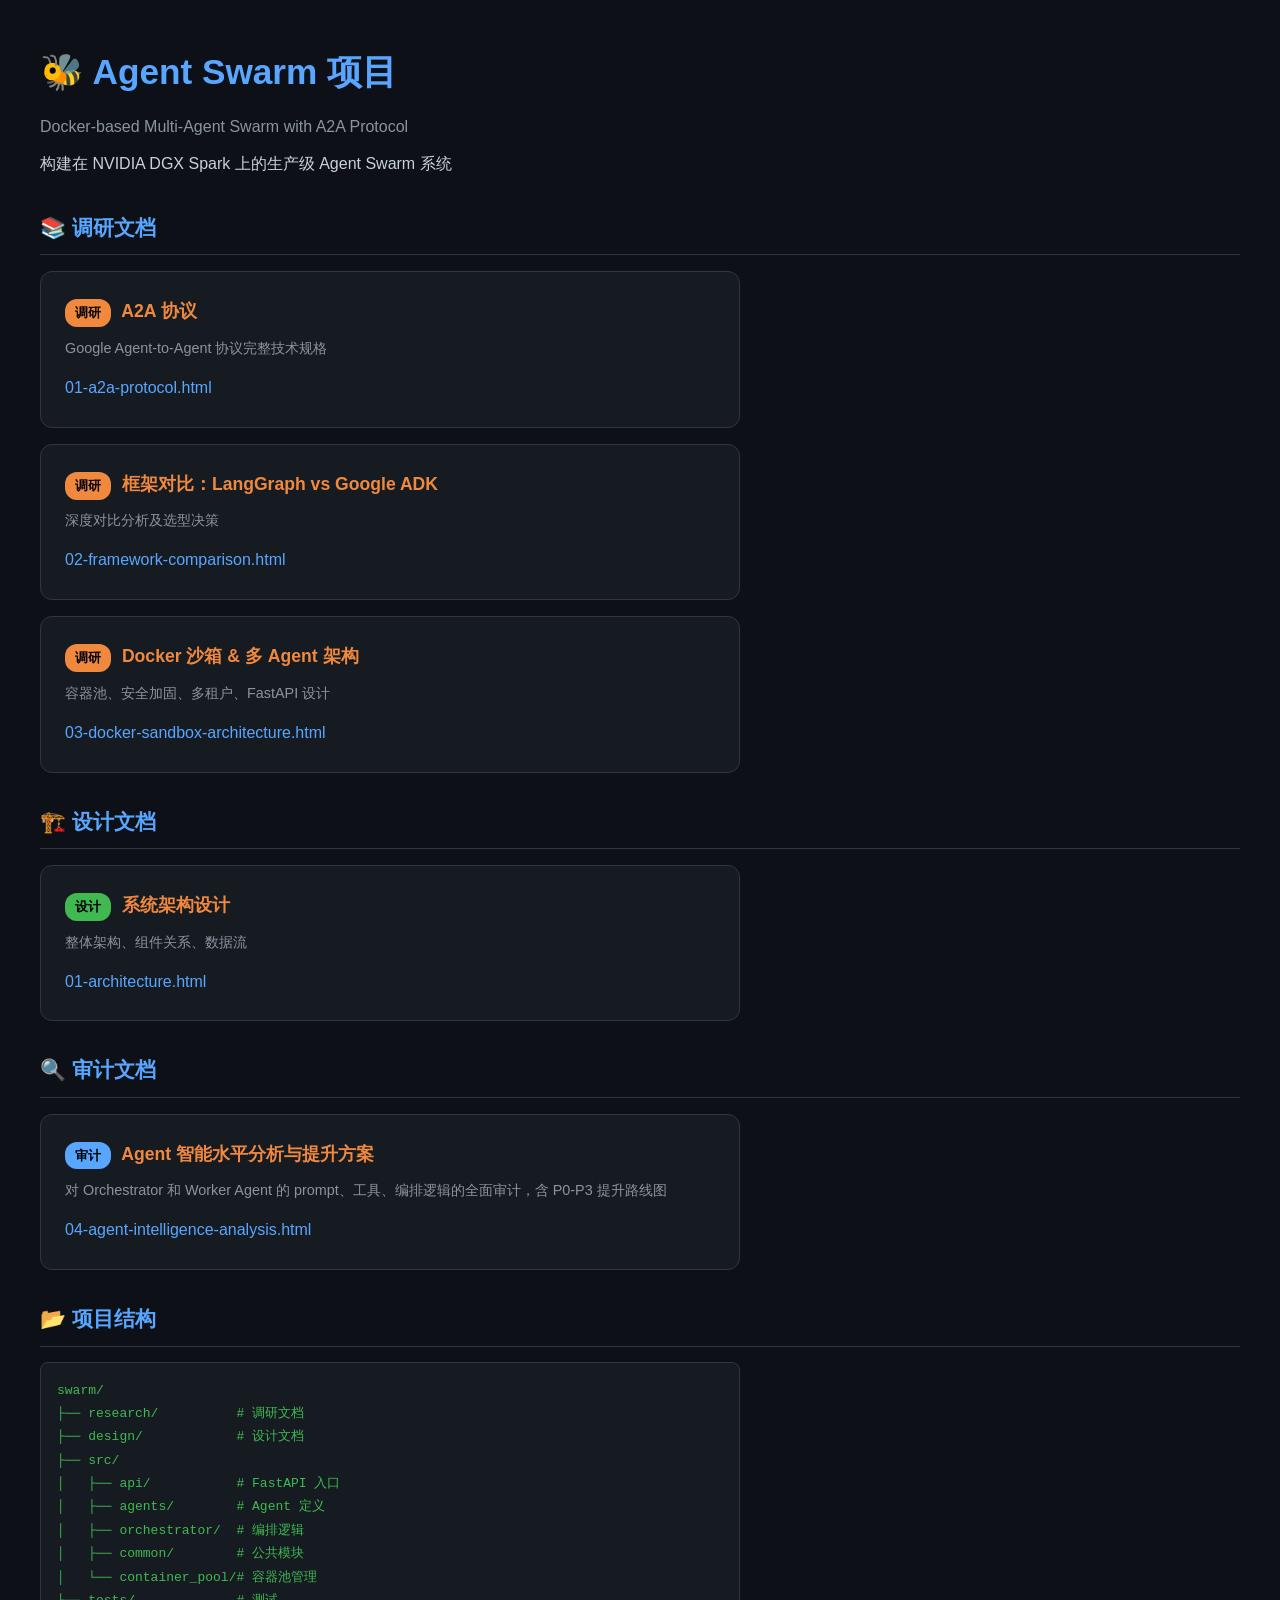
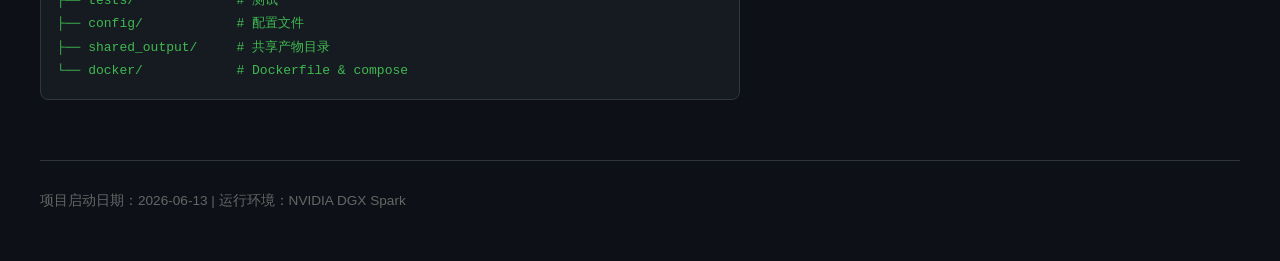
<file: docs/index.html>
<!DOCTYPE html>
<html lang="zh-CN">
<head>
<meta charset="UTF-8">
<meta name="viewport" content="width=device-width, initial-scale=1.0">
<title>Agent Swarm 项目 - 调研与设计文档</title>
<style>
:root{--bg:#0d1117;--surface:#161b22;--border:#30363d;--text:#c9d1d9;--heading:#58a6ff;--accent:#f0883e;--green:#3fb950}
*{margin:0;padding:0;box-sizing:border-box}
body{font-family:-apple-system,BlinkMacSystemFont,'Segoe UI',sans-serif;background:var(--bg);color:var(--text);line-height:1.8;padding:40px}
h1{color:var(--heading);font-size:2.2em;margin-bottom:10px}
h2{color:var(--heading);font-size:1.3em;margin:30px 0 15px;border-bottom:1px solid var(--border);padding-bottom:8px}
p{margin:8px 0;max-width:700px}
a{color:var(--heading);text-decoration:none;font-weight:500}
a:hover{text-decoration:underline}
.card{background:var(--surface);border:1px solid var(--border);border-radius:12px;padding:24px;margin:16px 0;max-width:700px;transition:border-color 0.2s}
.card:hover{border-color:var(--heading)}
.card h3{color:var(--accent);margin-bottom:8px;font-size:1.1em}
.card p{color:#8b949e;font-size:0.9em;margin-bottom:12px}
.badge{display:inline-block;padding:2px 10px;border-radius:12px;font-size:0.75em;font-weight:bold;margin-right:6px}
.badge-research{background:var(--accent);color:#000}
.badge-design{background:var(--green);color:#000}
.badge-code{background:#58a6ff;color:#000}
.section{margin:30px 0}
.sub{color:#8b949e;margin-left:20px;font-size:0.9em}
</style>
</head>
<body>
<h1>🐝 Agent Swarm 项目</h1>
<p style="color:#8b949e">Docker-based Multi-Agent Swarm with A2A Protocol</p>
<p>构建在 NVIDIA DGX Spark 上的生产级 Agent Swarm 系统</p>

<div class="section">
<h2>📚 调研文档</h2>
<div class="card">
<h3><span class="badge badge-research">调研</span> A2A 协议</h3>
<p>Google Agent-to-Agent 协议完整技术规格</p>
<a href="research/01-a2a-protocol.html">01-a2a-protocol.html</a>
</div>
<div class="card">
<h3><span class="badge badge-research">调研</span> 框架对比：LangGraph vs Google ADK</h3>
<p>深度对比分析及选型决策</p>
<a href="research/02-framework-comparison.html">02-framework-comparison.html</a>
</div>
<div class="card">
<h3><span class="badge badge-research">调研</span> Docker 沙箱 & 多 Agent 架构</h3>
<p>容器池、安全加固、多租户、FastAPI 设计</p>
<a href="research/03-docker-sandbox-architecture.html">03-docker-sandbox-architecture.html</a>
</div>
</div>

<div class="section">
<h2>🏗️ 设计文档</h2>
<div class="card">
<h3><span class="badge badge-design">设计</span> 系统架构设计</h3>
<p>整体架构、组件关系、数据流</p>
<a href="design/01-architecture.html">01-architecture.html</a>
</div>
</div>

<div class="section">
<h2>🔍 审计文档</h2>
<div class="card">
<h3><span class="badge badge-code">审计</span> Agent 智能水平分析与提升方案</h3>
<p>对 Orchestrator 和 Worker Agent 的 prompt、工具、编排逻辑的全面审计，含 P0-P3 提升路线图</p>
<a href="04-agent-intelligence-analysis.html">04-agent-intelligence-analysis.html</a>
</div>
</div>

<div class="section">
<h2>📂 项目结构</h2>
<pre style="background:var(--surface);border:1px solid var(--border);border-radius:8px;padding:16px;color:var(--green);font-family:monospace;max-width:700px">
swarm/
├── research/          # 调研文档
├── design/            # 设计文档
├── src/
│   ├── api/           # FastAPI 入口
│   ├── agents/        # Agent 定义
│   ├── orchestrator/  # 编排逻辑
│   ├── common/        # 公共模块
│   └── container_pool/# 容器池管理
├── tests/             # 测试
├── config/            # 配置文件
├── shared_output/     # 共享产物目录
└── docker/            # Dockerfile & compose
</pre>
</div>

<footer style="margin-top:60px;padding-top:20px;border-top:1px solid var(--border);color:#666;font-size:0.85em">
<p>项目启动日期：2026-06-13 | 运行环境：NVIDIA DGX Spark</p>
</footer>
</body>
</html>
</file>
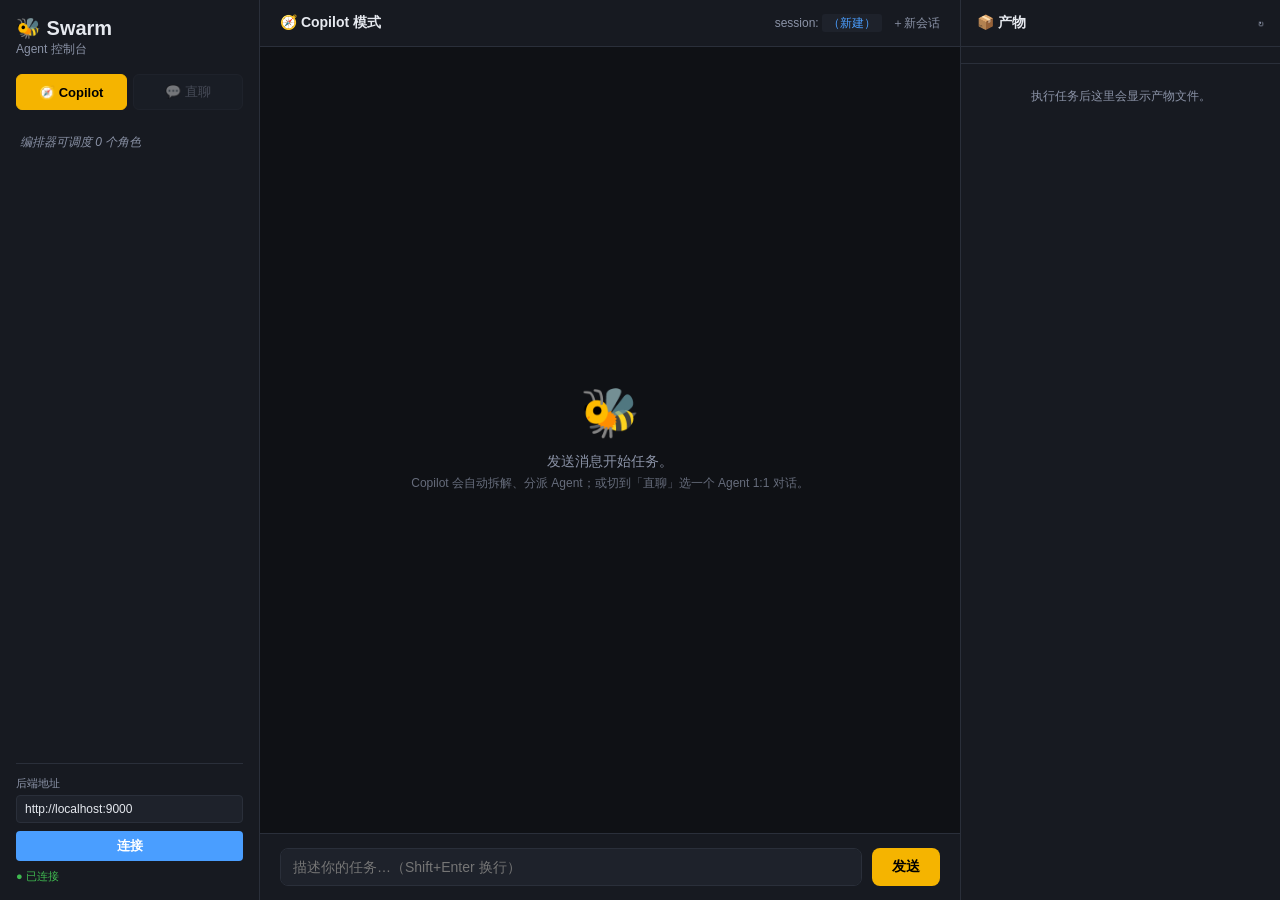
<file: web/index.html>
<!DOCTYPE html>
<html lang="zh-CN">
<head>
  <meta charset="UTF-8" />
  <meta name="viewport" content="width=device-width, initial-scale=1.0" />
  <title>🐝 Agent Swarm</title>
  <link rel="stylesheet" href="style.css?v=2" />
</head>
<body>
  <div class="app">
    <!-- 左侧：Agent 名册 -->
    <aside class="sidebar">
      <div class="sidebar-header">
        <h1>🐝 Swarm</h1>
        <span class="subtitle">Agent 控制台</span>
      </div>
      <div class="mode-toggle">
        <button id="mode-copilot" class="mode-btn active" title="和编排器对话，自动拆解并分派多个 Agent">🧭 Copilot</button>
        <button id="mode-direct" class="mode-btn" title="和单个 Agent 1:1 直聊" disabled>💬 直聊</button>
      </div>
      <div class="agent-roster" id="agent-roster">
        <div class="roster-hint">Copilot 模式：编排器自动调度</div>
      </div>
      <div class="sidebar-footer">
        <label class="config-label">后端地址
          <input id="backend-url" type="text" value="" placeholder="http://localhost:9000" />
        </label>
        <button id="connect-btn" class="connect-btn">连接</button>
        <span id="conn-status" class="conn-status disconnected">● 未连接</span>
      </div>
    </aside>

    <!-- 中间：对话区 -->
    <main class="chat-area">
      <div class="chat-header">
        <span id="chat-title">🧭 Copilot 模式</span>
        <div class="session-info">
          <span>session: <code id="session-id">（新建）</code></span>
          <button id="new-session-btn" class="text-btn" title="开新会话">＋新会话</button>
        </div>
      </div>
      <div class="messages" id="messages">
        <div class="empty-state">
          <div class="bee">🐝</div>
          <p>发送消息开始任务。</p>
          <p class="muted">Copilot 会自动拆解、分派 Agent；或切到「直聊」选一个 Agent 1:1 对话。</p>
        </div>
      </div>
      <div class="progress-bar" id="progress-bar" hidden>
        <div class="spinner"></div>
        <span id="progress-text">执行中…</span>
        <button id="cancel-btn" class="cancel-btn">取消</button>
      </div>
      <form class="input-bar" id="chat-form">
        <textarea id="chat-input" placeholder="描述你的任务…（Shift+Enter 换行）" rows="1"></textarea>
        <button type="submit" id="send-btn">发送</button>
      </form>
    </main>

    <!-- 右侧：产物面板 -->
    <aside class="artifacts-panel">
      <div class="artifacts-header">
        <h2>📦 产物</h2>
        <button id="refresh-artifacts" class="text-btn" title="刷新">↻</button>
      </div>
      <div class="task-meta" id="task-meta"></div>
      <div class="artifacts-list" id="artifacts-list">
        <div class="empty-hint">执行任务后这里会显示产物文件。</div>
      </div>
      <div class="artifact-preview" id="artifact-preview" hidden style="display: none;">
        <div class="preview-header">
          <span id="preview-name"></span>
          <button id="close-preview" class="text-btn">✕</button>
        </div>
        <iframe id="preview-frame" sandbox="allow-same-origin"></iframe>
      </div>
    </aside>
  </div>
  <script src="app.js?v=2"></script>
</body>
</html>
</file>
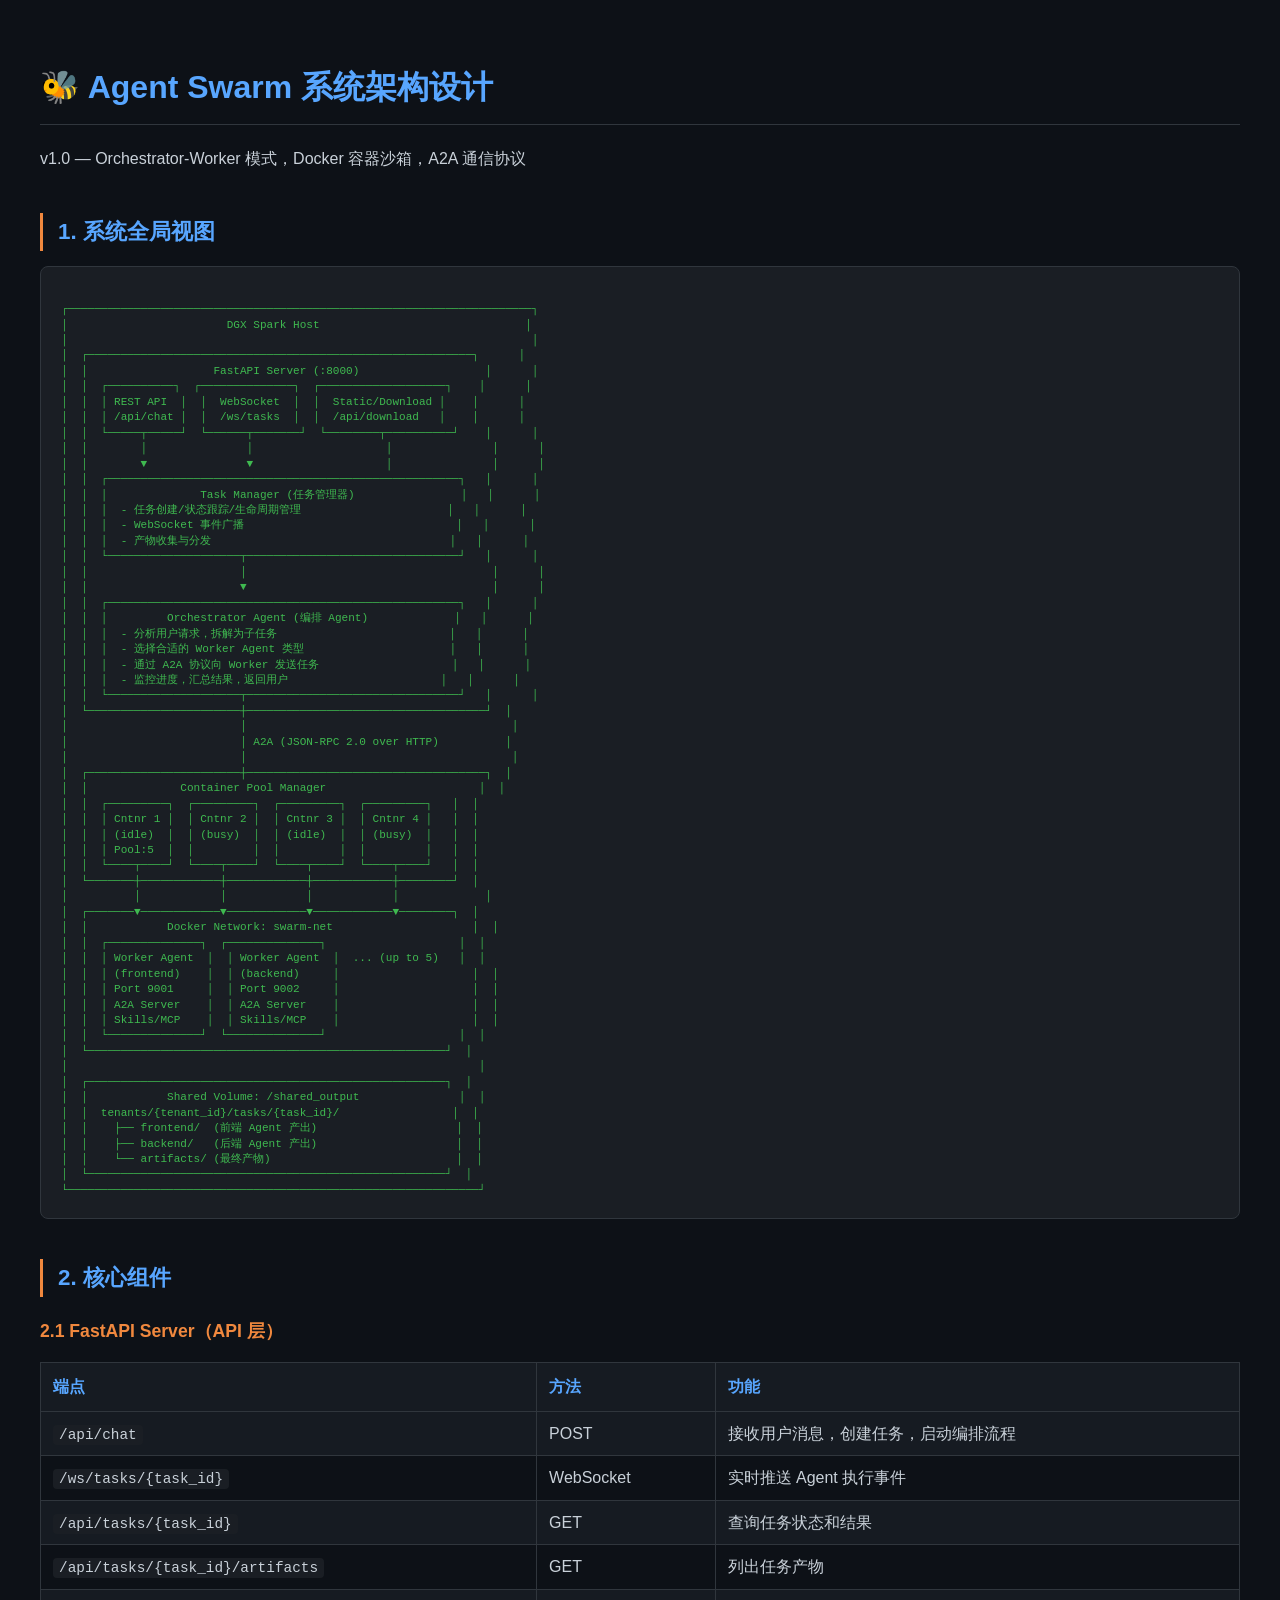
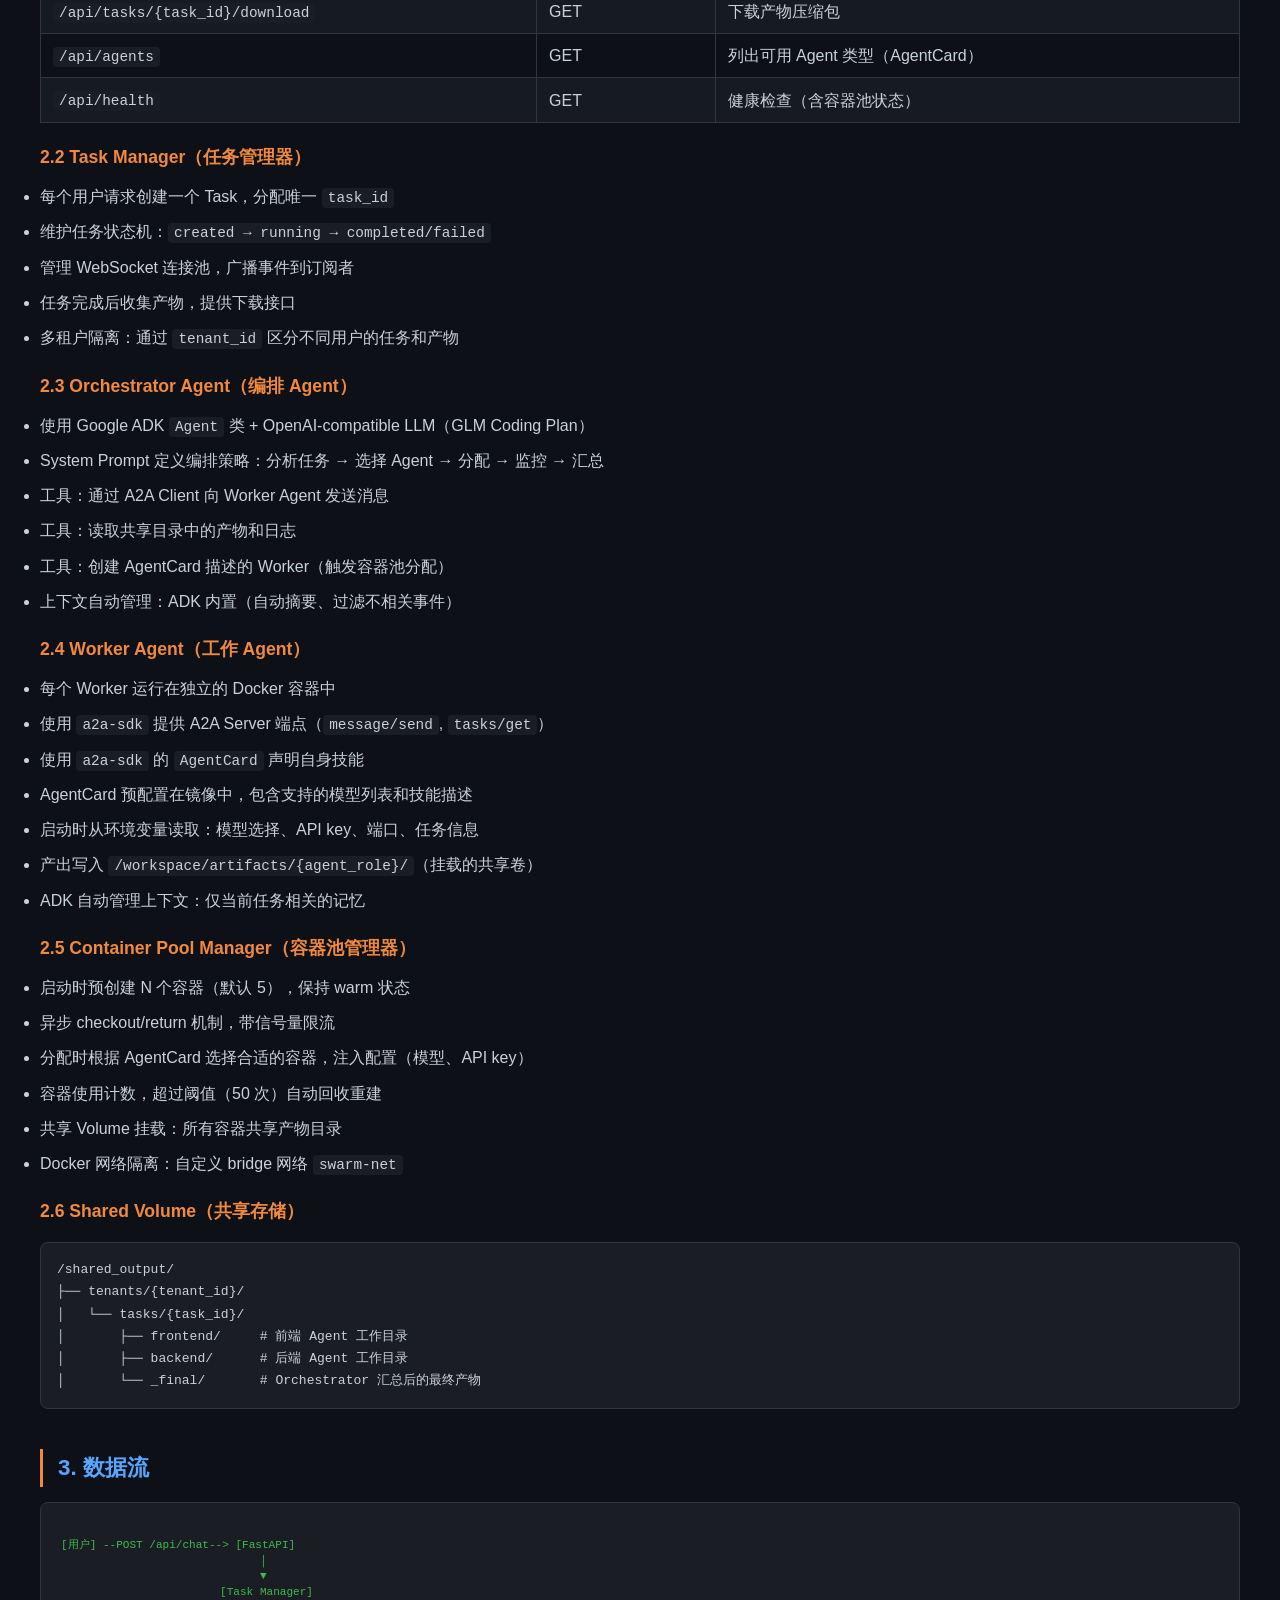
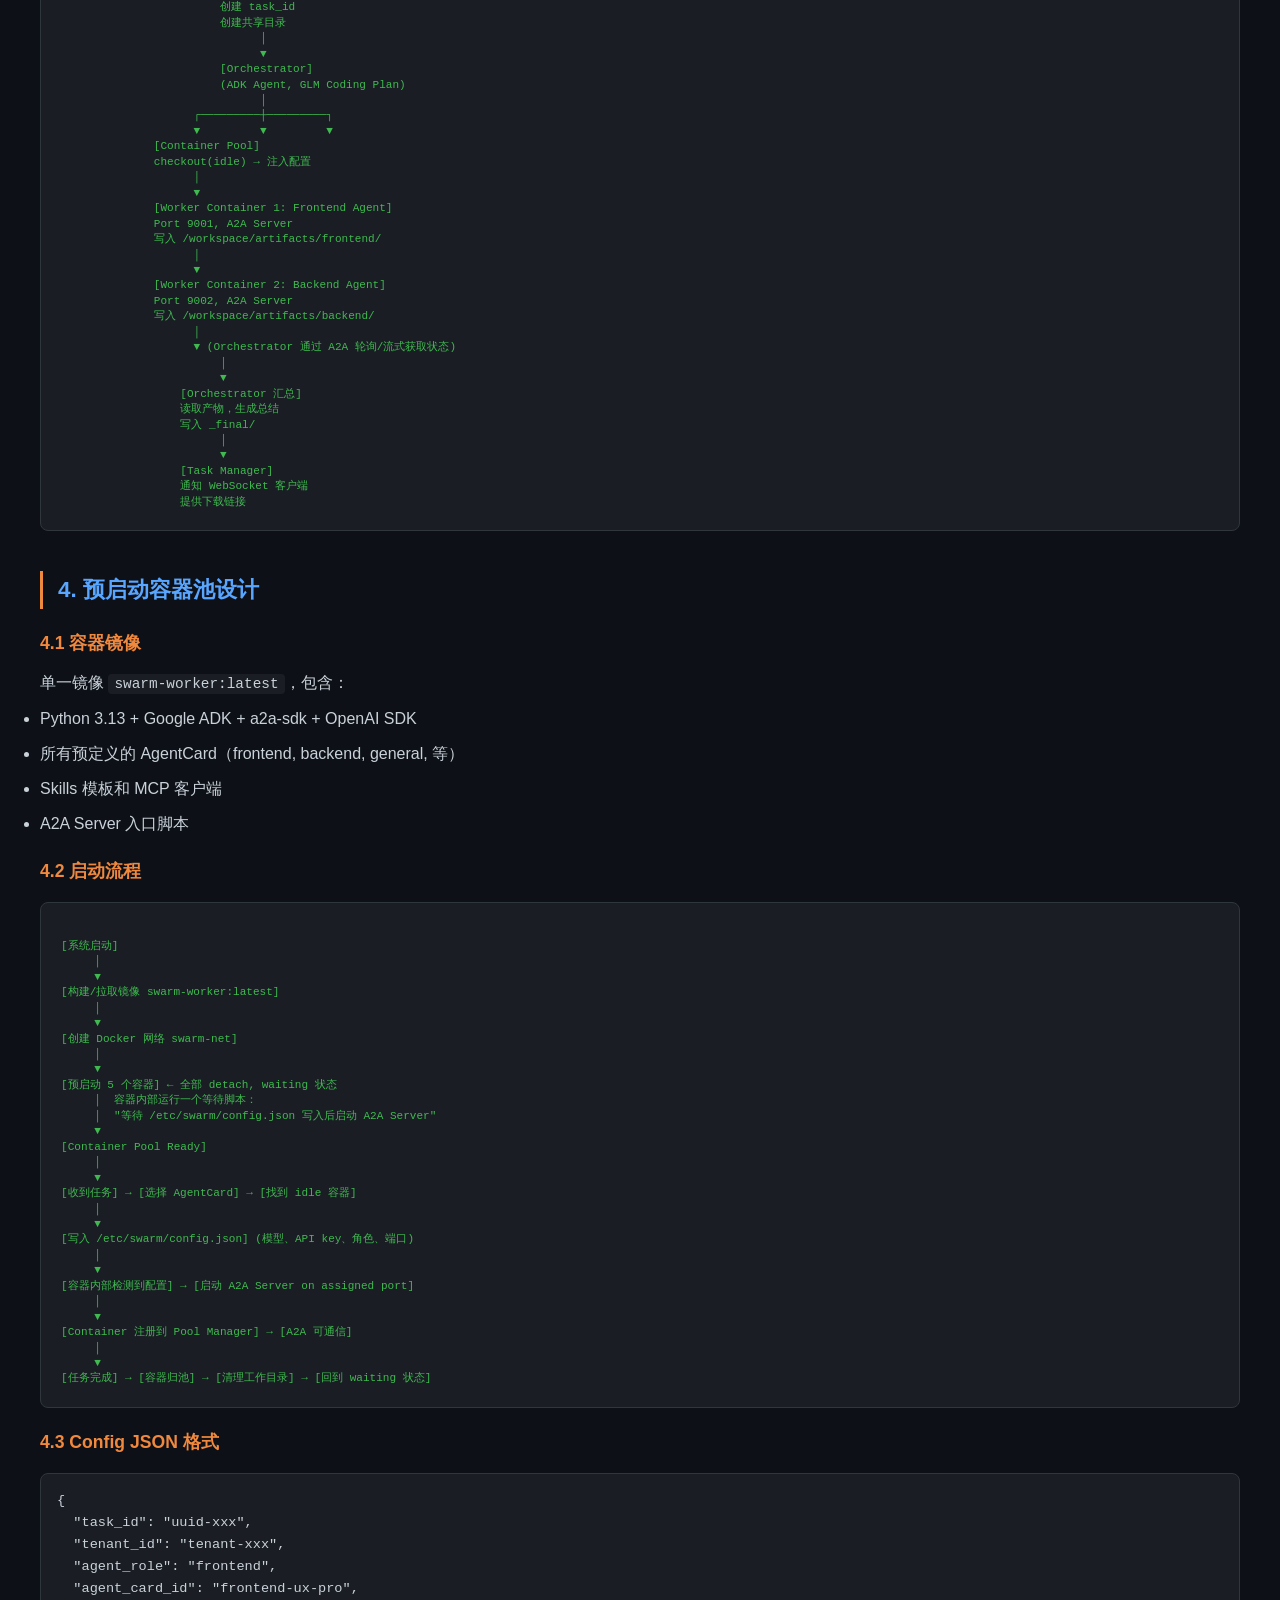
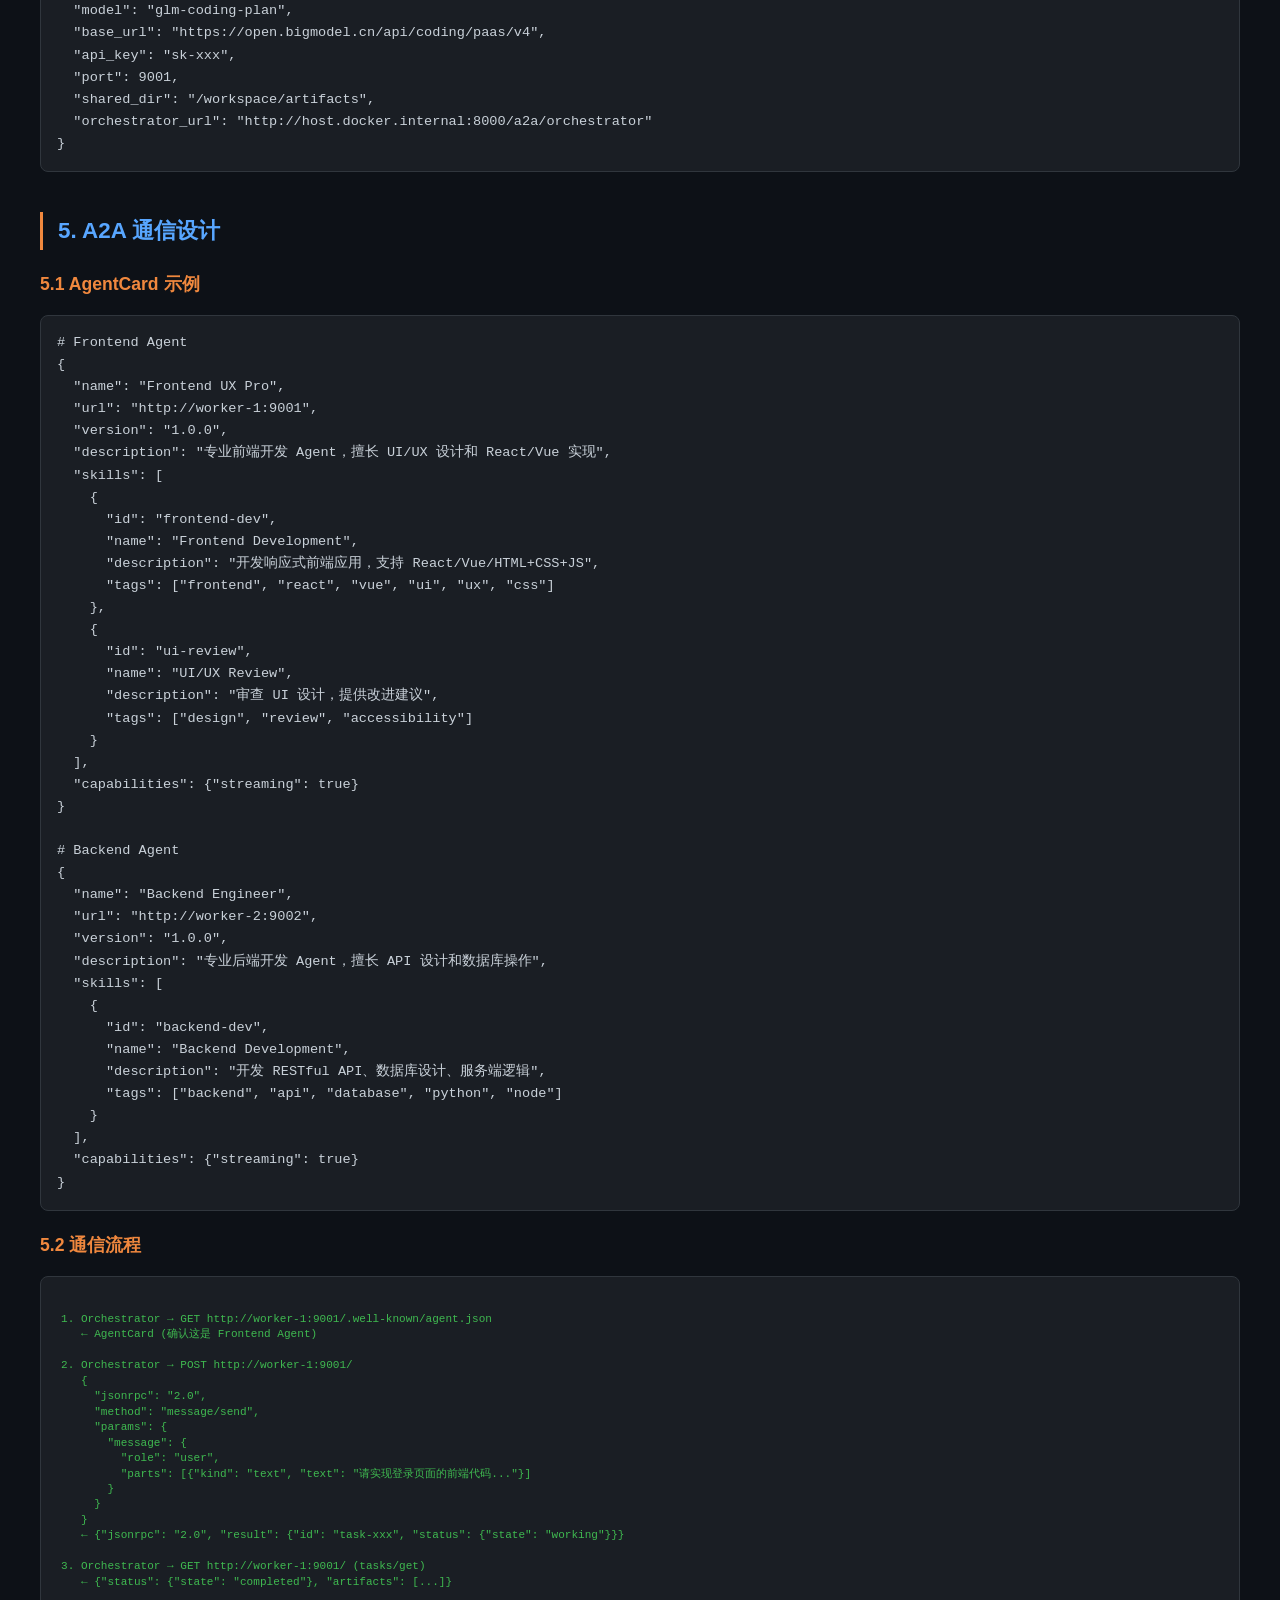
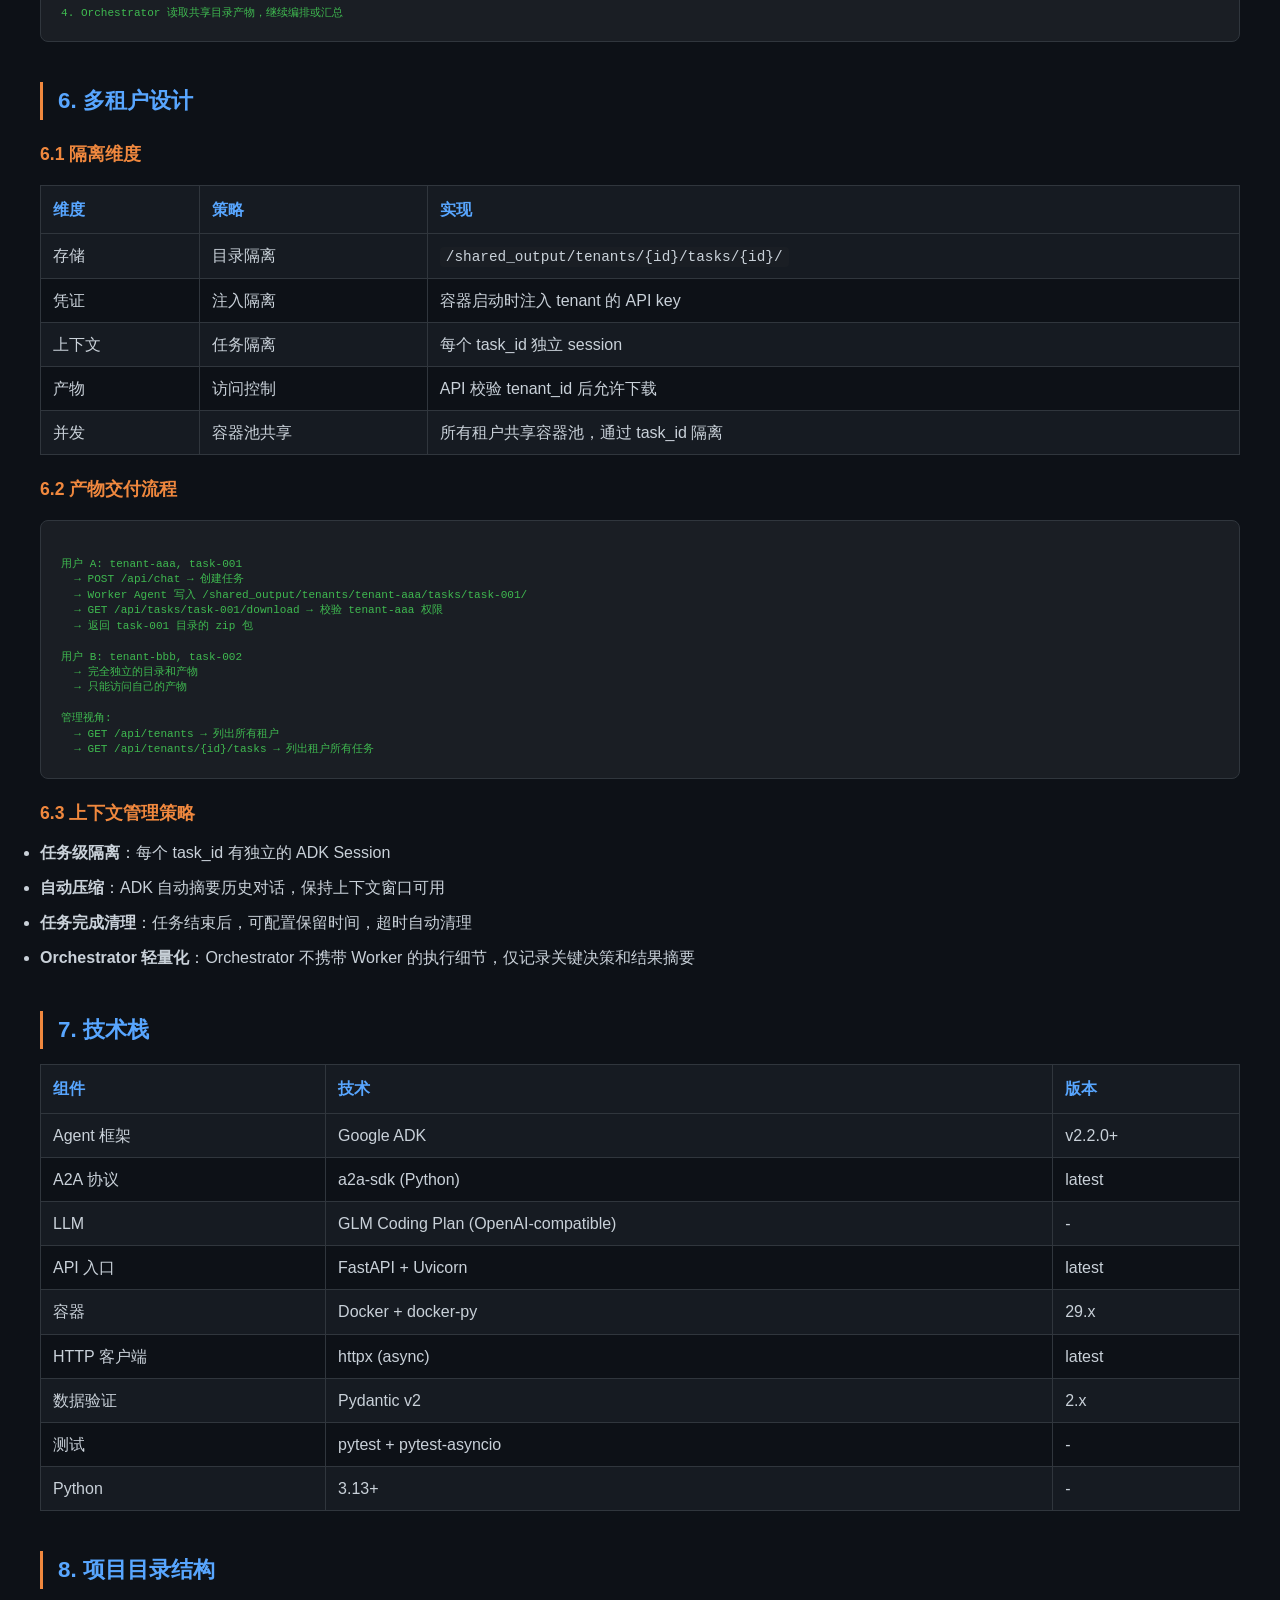
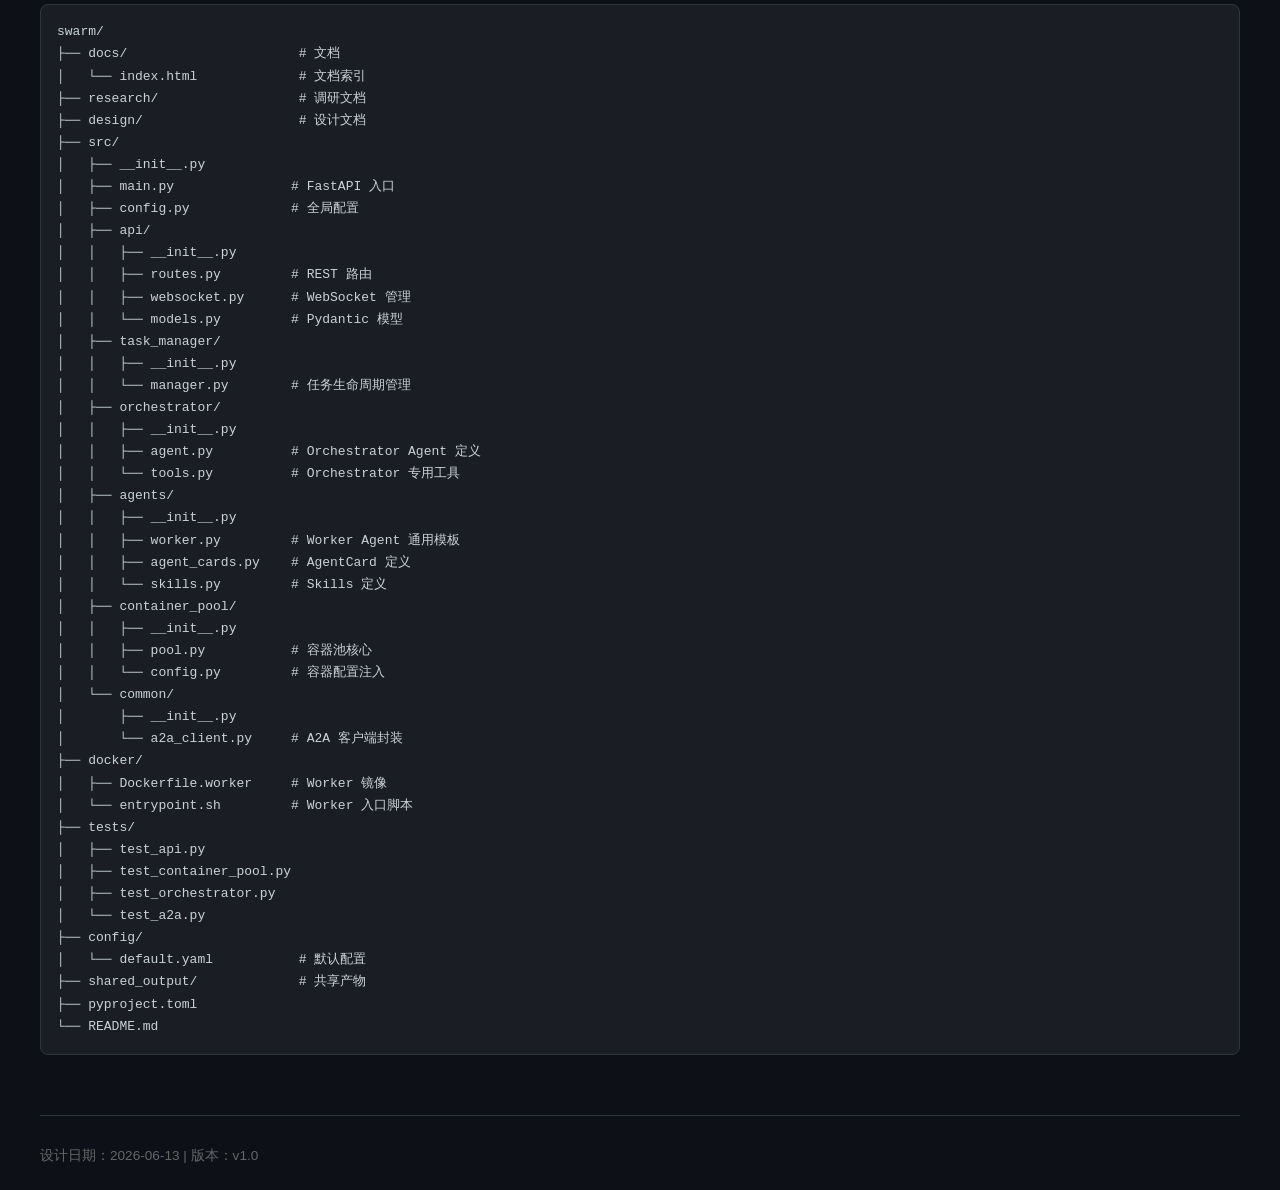
<file: design/01-architecture.html>
<!DOCTYPE html>
<html lang="zh-CN">
<head>
<meta charset="UTF-8">
<meta name="viewport" content="width=device-width, initial-scale=1.0">
<title>系统架构设计</title>
<style>
:root{--bg:#0d1117;--surface:#161b22;--border:#30363d;--text:#c9d1d9;--heading:#58a6ff;--code-bg:#1a1e24;--accent:#f0883e;--green:#3fb950;--red:#f85149;--purple:#bc8cff}
*{margin:0;padding:0;box-sizing:border-box}
body{font-family:-apple-system,BlinkMacSystemFont,'Segoe UI',sans-serif;background:var(--bg);color:var(--text);line-height:1.7;padding:20px 40px}
h1{color:var(--heading);font-size:2em;margin:40px 0 20px;border-bottom:1px solid var(--border);padding-bottom:10px}
h2{color:var(--heading);font-size:1.4em;margin:30px 0 15px;padding-left:15px;border-left:3px solid var(--accent)}
h3{color:var(--accent);font-size:1.1em;margin:20px 0 10px}
h4{color:var(--purple);font-size:1em;margin:15px 0 8px}
p,li{margin:8px 0}
code{background:var(--code-bg);padding:2px 6px;border-radius:4px;font-family:'Fira Code',monospace;font-size:0.9em}
pre{background:var(--code-bg);border:1px solid var(--border);border-radius:8px;padding:16px;overflow-x:auto;margin:15px 0}
pre code{background:none;padding:0;font-size:0.85em;line-height:1.5}
table{width:100%;border-collapse:collapse;margin:15px 0}
th{background:var(--surface);color:var(--heading);text-align:left;padding:10px 12px;border:1px solid var(--border)}
td{padding:8px 12px;border:1px solid var(--border)}
tr:nth-child(even){background:var(--surface)}
.note{background:var(--surface);border-left:3px solid var(--green);padding:12px 16px;margin:15px 0;border-radius:0 8px 8px 0}
.diagram{background:var(--code-bg);border:1px solid var(--border);border-radius:8px;padding:20px;margin:15px 0;font-family:monospace;white-space:pre;overflow-x:auto;color:var(--green);font-size:0.85em;line-height:1.4}
.section{margin:40px 0}
.box{background:var(--surface);border:1px solid var(--border);border-radius:12px;padding:20px;margin:15px 0}
</style>
</head>
<body>

<h1>🐝 Agent Swarm 系统架构设计</h1>
<p>v1.0 — Orchestrator-Worker 模式，Docker 容器沙箱，A2A 通信协议</p>

<div class="section">
<h2>1. 系统全局视图</h2>
<div class="diagram">
┌──────────────────────────────────────────────────────────────────────┐
│                        DGX Spark Host                               │
│                                                                      │
│  ┌──────────────────────────────────────────────────────────┐      │
│  │                   FastAPI Server (:8000)                   │      │
│  │  ┌──────────┐  ┌──────────────┐  ┌───────────────────┐    │      │
│  │  │ REST API  │  │  WebSocket  │  │  Static/Download │    │      │
│  │  │ /api/chat │  │  /ws/tasks  │  │  /api/download   │    │      │
│  │  └─────┬─────┘  └──────┬───────┘  └────────┬──────────┘    │      │
│  │        │               │                    │               │      │
│  │        ▼               ▼                    │               │      │
│  │  ┌─────────────────────────────────────────────────────┐   │      │
│  │  │              Task Manager (任务管理器)                │   │      │
│  │  │  - 任务创建/状态跟踪/生命周期管理                      │   │      │
│  │  │  - WebSocket 事件广播                                │   │      │
│  │  │  - 产物收集与分发                                    │   │      │
│  │  └────────────────────┬────────────────────────────────┘   │      │
│  │                       │                                     │      │
│  │                       ▼                                     │      │
│  │  ┌─────────────────────────────────────────────────────┐   │      │
│  │  │         Orchestrator Agent (编排 Agent)             │   │      │
│  │  │  - 分析用户请求，拆解为子任务                          │   │      │
│  │  │  - 选择合适的 Worker Agent 类型                      │   │      │
│  │  │  - 通过 A2A 协议向 Worker 发送任务                    │   │      │
│  │  │  - 监控进度，汇总结果，返回用户                       │   │      │
│  │  └────────────────────┬────────────────────────────────┘   │      │
│  └───────────────────────┼────────────────────────────────────┘  │
│                          │                                        │
│                          │ A2A (JSON-RPC 2.0 over HTTP)          │
│                          │                                        │
│  ┌───────────────────────┼────────────────────────────────────┐  │
│  │              Container Pool Manager                       │  │
│  │  ┌─────────┐  ┌─────────┐  ┌─────────┐  ┌─────────┐   │  │
│  │  │ Cntnr 1 │  │ Cntnr 2 │  │ Cntnr 3 │  │ Cntnr 4 │   │  │
│  │  │ (idle)  │  │ (busy)  │  │ (idle)  │  │ (busy)  │   │  │
│  │  │ Pool:5  │  │         │  │         │  │         │   │  │
│  │  └────┬────┘  └────┬────┘  └────┬────┘  └────┬────┘   │  │
│  └───────┼────────────┼────────────┼────────────┼────────┘  │
│          │            │            │            │             │
│  ┌───────▼────────────▼────────────▼────────────▼────────┐  │
│  │            Docker Network: swarm-net                     │  │
│  │  ┌──────────────┐  ┌──────────────┐                    │  │
│  │  │ Worker Agent  │  │ Worker Agent  │  ... (up to 5)   │  │
│  │  │ (frontend)    │  │ (backend)     │                    │  │
│  │  │ Port 9001     │  │ Port 9002     │                    │  │
│  │  │ A2A Server    │  │ A2A Server    │                    │  │
│  │  │ Skills/MCP    │  │ Skills/MCP    │                    │  │
│  │  └──────────────┘  └──────────────┘                    │  │
│  └──────────────────────────────────────────────────────┘  │
│                                                              │
│  ┌──────────────────────────────────────────────────────┐  │
│  │            Shared Volume: /shared_output               │  │
│  │  tenants/{tenant_id}/tasks/{task_id}/                 │  │
│  │    ├── frontend/  (前端 Agent 产出)                     │  │
│  │    ├── backend/   (后端 Agent 产出)                     │  │
│  │    └── artifacts/ (最终产物)                            │  │
│  └──────────────────────────────────────────────────────┘  │
└──────────────────────────────────────────────────────────────┘
</div>
</div>

<div class="section">
<h2>2. 核心组件</h2>

<h3>2.1 FastAPI Server（API 层）</h3>
<table>
<tr><th>端点</th><th>方法</th><th>功能</th></tr>
<tr><td><code>/api/chat</code></td><td>POST</td><td>接收用户消息，创建任务，启动编排流程</td></tr>
<tr><td><code>/ws/tasks/{task_id}</code></td><td>WebSocket</td><td>实时推送 Agent 执行事件</td></tr>
<tr><td><code>/api/tasks/{task_id}</code></td><td>GET</td><td>查询任务状态和结果</td></tr>
<tr><td><code>/api/tasks/{task_id}/artifacts</code></td><td>GET</td><td>列出任务产物</td></tr>
<tr><td><code>/api/tasks/{task_id}/download</code></td><td>GET</td><td>下载产物压缩包</td></tr>
<tr><td><code>/api/agents</code></td><td>GET</td><td>列出可用 Agent 类型（AgentCard）</td></tr>
<tr><td><code>/api/health</code></td><td>GET</td><td>健康检查（含容器池状态）</td></tr>
</table>

<h3>2.2 Task Manager（任务管理器）</h3>
<ul>
<li>每个用户请求创建一个 Task，分配唯一 <code>task_id</code></li>
<li>维护任务状态机：<code>created → running → completed/failed</code></li>
<li>管理 WebSocket 连接池，广播事件到订阅者</li>
<li>任务完成后收集产物，提供下载接口</li>
<li>多租户隔离：通过 <code>tenant_id</code> 区分不同用户的任务和产物</li>
</ul>

<h3>2.3 Orchestrator Agent（编排 Agent）</h3>
<ul>
<li>使用 Google ADK <code>Agent</code> 类 + OpenAI-compatible LLM（GLM Coding Plan）</li>
<li>System Prompt 定义编排策略：分析任务 → 选择 Agent → 分配 → 监控 → 汇总</li>
<li>工具：通过 A2A Client 向 Worker Agent 发送消息</li>
<li>工具：读取共享目录中的产物和日志</li>
<li>工具：创建 AgentCard 描述的 Worker（触发容器池分配）</li>
<li>上下文自动管理：ADK 内置（自动摘要、过滤不相关事件）</li>
</ul>

<h3>2.4 Worker Agent（工作 Agent）</h3>
<ul>
<li>每个 Worker 运行在独立的 Docker 容器中</li>
<li>使用 <code>a2a-sdk</code> 提供 A2A Server 端点（<code>message/send</code>, <code>tasks/get</code>）</li>
<li>使用 <code>a2a-sdk</code> 的 <code>AgentCard</code> 声明自身技能</li>
<li>AgentCard 预配置在镜像中，包含支持的模型列表和技能描述</li>
<li>启动时从环境变量读取：模型选择、API key、端口、任务信息</li>
<li>产出写入 <code>/workspace/artifacts/{agent_role}/</code>（挂载的共享卷）</li>
<li>ADK 自动管理上下文：仅当前任务相关的记忆</li>
</ul>

<h3>2.5 Container Pool Manager（容器池管理器）</h3>
<ul>
<li>启动时预创建 N 个容器（默认 5），保持 warm 状态</li>
<li>异步 checkout/return 机制，带信号量限流</li>
<li>分配时根据 AgentCard 选择合适的容器，注入配置（模型、API key）</li>
<li>容器使用计数，超过阈值（50 次）自动回收重建</li>
<li>共享 Volume 挂载：所有容器共享产物目录</li>
<li>Docker 网络隔离：自定义 bridge 网络 <code>swarm-net</code></li>
</ul>

<h3>2.6 Shared Volume（共享存储）</h3>
<pre>/shared_output/
├── tenants/{tenant_id}/
│   └── tasks/{task_id}/
│       ├── frontend/     # 前端 Agent 工作目录
│       ├── backend/      # 后端 Agent 工作目录
│       └── _final/       # Orchestrator 汇总后的最终产物
</pre>
</div>

<div class="section">
<h2>3. 数据流</h2>
<div class="diagram">
[用户] --POST /api/chat--> [FastAPI]
                              │
                              ▼
                        [Task Manager]
                        创建 task_id
                        创建共享目录
                              │
                              ▼
                        [Orchestrator]
                        (ADK Agent, GLM Coding Plan)
                              │
                    ┌─────────┼─────────┐
                    ▼         ▼         ▼
              [Container Pool]
              checkout(idle) → 注入配置
                    │
                    ▼
              [Worker Container 1: Frontend Agent]
              Port 9001, A2A Server
              写入 /workspace/artifacts/frontend/
                    │
                    ▼
              [Worker Container 2: Backend Agent]
              Port 9002, A2A Server
              写入 /workspace/artifacts/backend/
                    │
                    ▼ (Orchestrator 通过 A2A 轮询/流式获取状态)
                        │
                        ▼
                  [Orchestrator 汇总]
                  读取产物，生成总结
                  写入 _final/
                        │
                        ▼
                  [Task Manager]
                  通知 WebSocket 客户端
                  提供下载链接
</div>
</div>

<div class="section">
<h2>4. 预启动容器池设计</h2>

<h3>4.1 容器镜像</h3>
<p>单一镜像 <code>swarm-worker:latest</code>，包含：</p>
<ul>
<li>Python 3.13 + Google ADK + a2a-sdk + OpenAI SDK</li>
<li>所有预定义的 AgentCard（frontend, backend, general, 等）</li>
<li>Skills 模板和 MCP 客户端</li>
<li>A2A Server 入口脚本</li>
</ul>

<h3>4.2 启动流程</h3>
<div class="diagram">
[系统启动]
     │
     ▼
[构建/拉取镜像 swarm-worker:latest]
     │
     ▼
[创建 Docker 网络 swarm-net]
     │
     ▼
[预启动 5 个容器] ← 全部 detach, waiting 状态
     │  容器内部运行一个等待脚本：
     │  "等待 /etc/swarm/config.json 写入后启动 A2A Server"
     ▼
[Container Pool Ready]
     │
     ▼
[收到任务] → [选择 AgentCard] → [找到 idle 容器]
     │
     ▼
[写入 /etc/swarm/config.json] (模型、API key、角色、端口)
     │
     ▼
[容器内部检测到配置] → [启动 A2A Server on assigned port]
     │
     ▼
[Container 注册到 Pool Manager] → [A2A 可通信]
     │
     ▼
[任务完成] → [容器归池] → [清理工作目录] → [回到 waiting 状态]
</div>

<h3>4.3 Config JSON 格式</h3>
<pre><code>{
  "task_id": "uuid-xxx",
  "tenant_id": "tenant-xxx",
  "agent_role": "frontend",
  "agent_card_id": "frontend-ux-pro",
  "model": "glm-coding-plan",
  "base_url": "https://open.bigmodel.cn/api/coding/paas/v4",
  "api_key": "sk-xxx",
  "port": 9001,
  "shared_dir": "/workspace/artifacts",
  "orchestrator_url": "http://host.docker.internal:8000/a2a/orchestrator"
}</code></pre>

</div>

<div class="section">
<h2>5. A2A 通信设计</h2>

<h3>5.1 AgentCard 示例</h3>
<pre><code># Frontend Agent
{
  "name": "Frontend UX Pro",
  "url": "http://worker-1:9001",
  "version": "1.0.0",
  "description": "专业前端开发 Agent，擅长 UI/UX 设计和 React/Vue 实现",
  "skills": [
    {
      "id": "frontend-dev",
      "name": "Frontend Development",
      "description": "开发响应式前端应用，支持 React/Vue/HTML+CSS+JS",
      "tags": ["frontend", "react", "vue", "ui", "ux", "css"]
    },
    {
      "id": "ui-review",
      "name": "UI/UX Review",
      "description": "审查 UI 设计，提供改进建议",
      "tags": ["design", "review", "accessibility"]
    }
  ],
  "capabilities": {"streaming": true}
}

# Backend Agent
{
  "name": "Backend Engineer",
  "url": "http://worker-2:9002",
  "version": "1.0.0",
  "description": "专业后端开发 Agent，擅长 API 设计和数据库操作",
  "skills": [
    {
      "id": "backend-dev",
      "name": "Backend Development",
      "description": "开发 RESTful API、数据库设计、服务端逻辑",
      "tags": ["backend", "api", "database", "python", "node"]
    }
  ],
  "capabilities": {"streaming": true}
}</code></pre>

<h3>5.2 通信流程</h3>
<div class="diagram">
1. Orchestrator → GET http://worker-1:9001/.well-known/agent.json
   ← AgentCard (确认这是 Frontend Agent)

2. Orchestrator → POST http://worker-1:9001/
   {
     "jsonrpc": "2.0",
     "method": "message/send",
     "params": {
       "message": {
         "role": "user",
         "parts": [{"kind": "text", "text": "请实现登录页面的前端代码..."}]
       }
     }
   }
   ← {"jsonrpc": "2.0", "result": {"id": "task-xxx", "status": {"state": "working"}}}

3. Orchestrator → GET http://worker-1:9001/ (tasks/get)
   ← {"status": {"state": "completed"}, "artifacts": [...]}

4. Orchestrator 读取共享目录产物，继续编排或汇总
</div>

</div>

<div class="section">
<h2>6. 多租户设计</h2>

<h3>6.1 隔离维度</h3>
<table>
<tr><th>维度</th><th>策略</th><th>实现</th></tr>
<tr><td>存储</td><td>目录隔离</td><td><code>/shared_output/tenants/{id}/tasks/{id}/</code></td></tr>
<tr><td>凭证</td><td>注入隔离</td><td>容器启动时注入 tenant 的 API key</td></tr>
<tr><td>上下文</td><td>任务隔离</td><td>每个 task_id 独立 session</td></tr>
<tr><td>产物</td><td>访问控制</td><td>API 校验 tenant_id 后允许下载</td></tr>
<tr><td>并发</td><td>容器池共享</td><td>所有租户共享容器池，通过 task_id 隔离</td></tr>
</table>

<h3>6.2 产物交付流程</h3>
<div class="diagram">
用户 A: tenant-aaa, task-001
  → POST /api/chat → 创建任务
  → Worker Agent 写入 /shared_output/tenants/tenant-aaa/tasks/task-001/
  → GET /api/tasks/task-001/download → 校验 tenant-aaa 权限
  → 返回 task-001 目录的 zip 包

用户 B: tenant-bbb, task-002
  → 完全独立的目录和产物
  → 只能访问自己的产物

管理视角:
  → GET /api/tenants → 列出所有租户
  → GET /api/tenants/{id}/tasks → 列出租户所有任务
</div>

<h3>6.3 上下文管理策略</h3>
<ul>
<li><strong>任务级隔离</strong>：每个 task_id 有独立的 ADK Session</li>
<li><strong>自动压缩</strong>：ADK 自动摘要历史对话，保持上下文窗口可用</li>
<li><strong>任务完成清理</strong>：任务结束后，可配置保留时间，超时自动清理</li>
<li><strong>Orchestrator 轻量化</strong>：Orchestrator 不携带 Worker 的执行细节，仅记录关键决策和结果摘要</li>
</ul>
</div>

<div class="section">
<h2>7. 技术栈</h2>
<table>
<tr><th>组件</th><th>技术</th><th>版本</th></tr>
<tr><td>Agent 框架</td><td>Google ADK</td><td>v2.2.0+</td></tr>
<tr><td>A2A 协议</td><td>a2a-sdk (Python)</td><td>latest</td></tr>
<tr><td>LLM</td><td>GLM Coding Plan (OpenAI-compatible)</td><td>-</td></tr>
<tr><td>API 入口</td><td>FastAPI + Uvicorn</td><td>latest</td></tr>
<tr><td>容器</td><td>Docker + docker-py</td><td>29.x</td></tr>
<tr><td>HTTP 客户端</td><td>httpx (async)</td><td>latest</td></tr>
<tr><td>数据验证</td><td>Pydantic v2</td><td>2.x</td></tr>
<tr><td>测试</td><td>pytest + pytest-asyncio</td><td>-</td></tr>
<tr><td>Python</td><td>3.13+</td><td>-</td></tr>
</table>
</div>

<div class="section">
<h2>8. 项目目录结构</h2>
<pre>swarm/
├── docs/                      # 文档
│   └── index.html             # 文档索引
├── research/                  # 调研文档
├── design/                    # 设计文档
├── src/
│   ├── __init__.py
│   ├── main.py               # FastAPI 入口
│   ├── config.py             # 全局配置
│   ├── api/
│   │   ├── __init__.py
│   │   ├── routes.py         # REST 路由
│   │   ├── websocket.py      # WebSocket 管理
│   │   └── models.py         # Pydantic 模型
│   ├── task_manager/
│   │   ├── __init__.py
│   │   └── manager.py        # 任务生命周期管理
│   ├── orchestrator/
│   │   ├── __init__.py
│   │   ├── agent.py          # Orchestrator Agent 定义
│   │   └── tools.py          # Orchestrator 专用工具
│   ├── agents/
│   │   ├── __init__.py
│   │   ├── worker.py         # Worker Agent 通用模板
│   │   ├── agent_cards.py    # AgentCard 定义
│   │   └── skills.py         # Skills 定义
│   ├── container_pool/
│   │   ├── __init__.py
│   │   ├── pool.py           # 容器池核心
│   │   └── config.py         # 容器配置注入
│   └── common/
│       ├── __init__.py
│       └── a2a_client.py     # A2A 客户端封装
├── docker/
│   ├── Dockerfile.worker     # Worker 镜像
│   └── entrypoint.sh         # Worker 入口脚本
├── tests/
│   ├── test_api.py
│   ├── test_container_pool.py
│   ├── test_orchestrator.py
│   └── test_a2a.py
├── config/
│   └── default.yaml           # 默认配置
├── shared_output/             # 共享产物
├── pyproject.toml
└── README.md</pre>
</div>

<footer style="margin-top:60px;padding-top:20px;border-top:1px solid var(--border);color:#666;font-size:0.85em">
<p>设计日期：2026-06-13 | 版本：v1.0</p>
</footer>
</body>
</html>
</file>
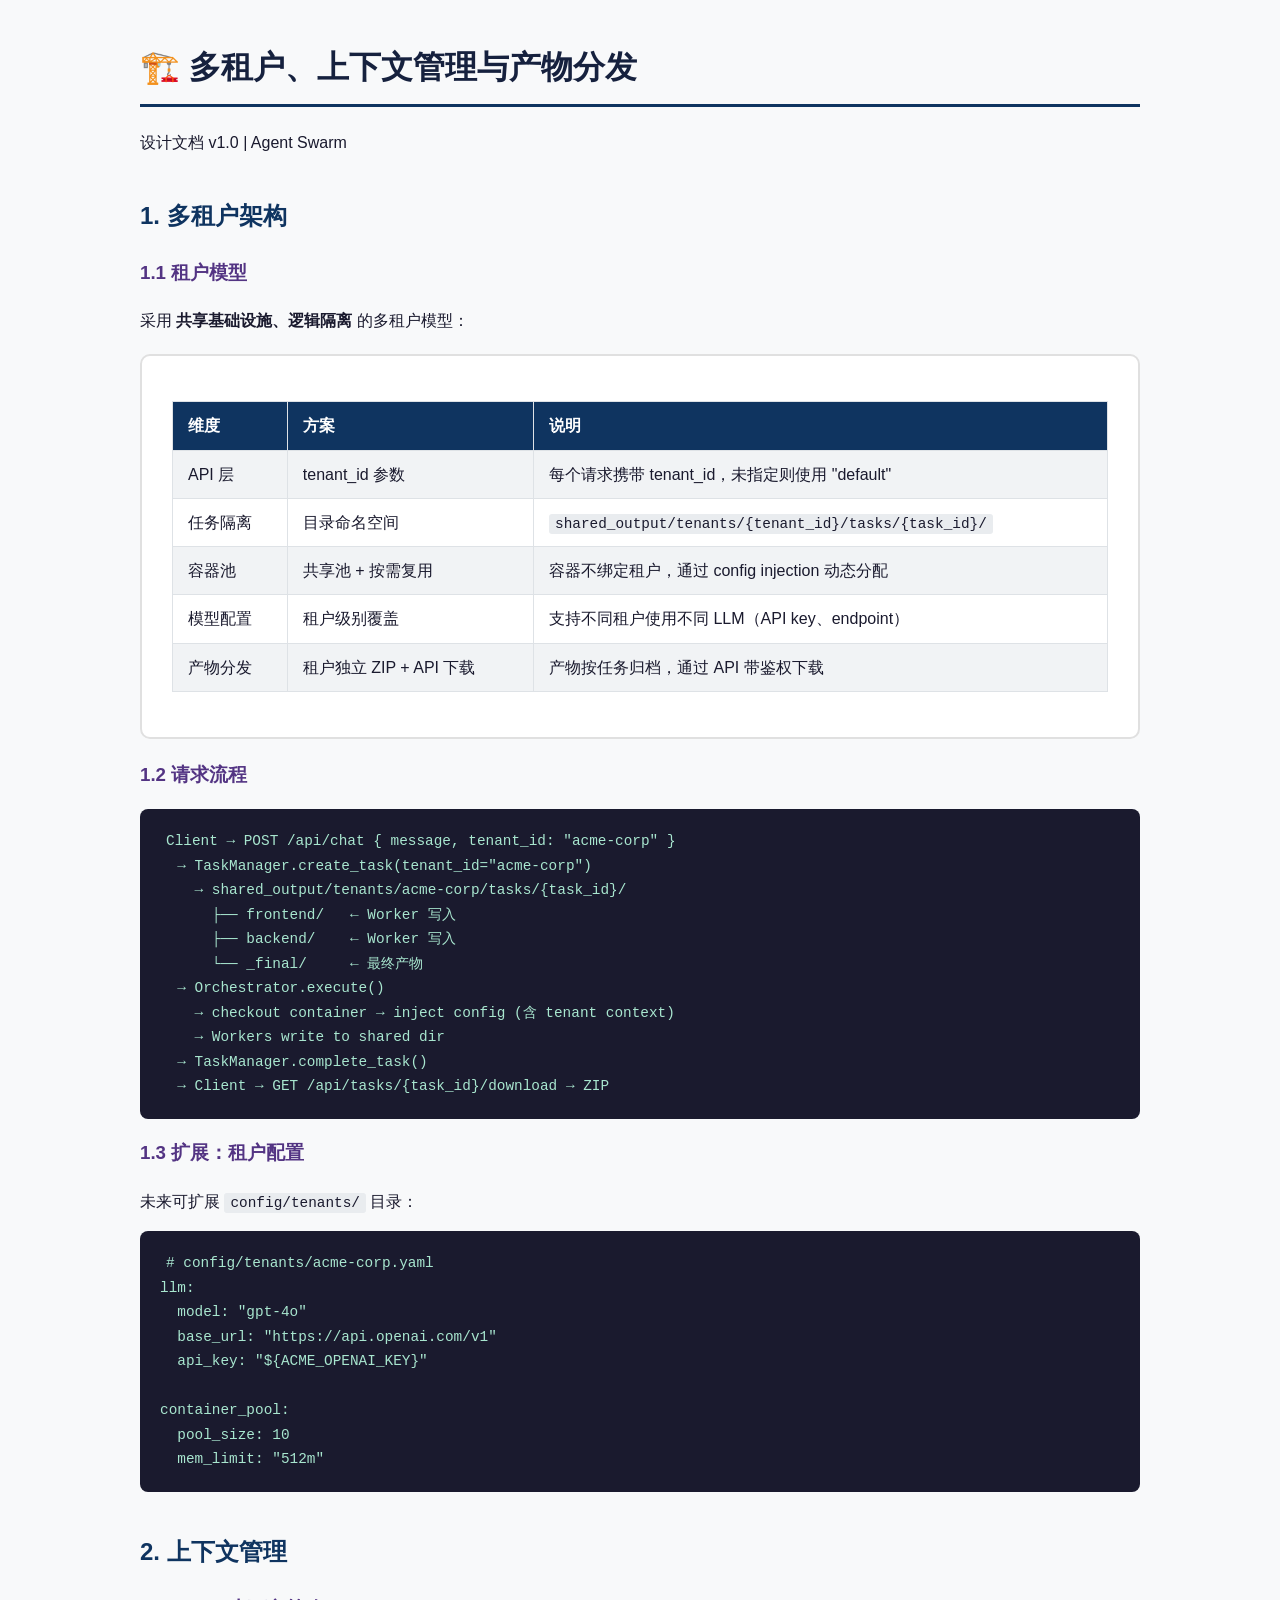
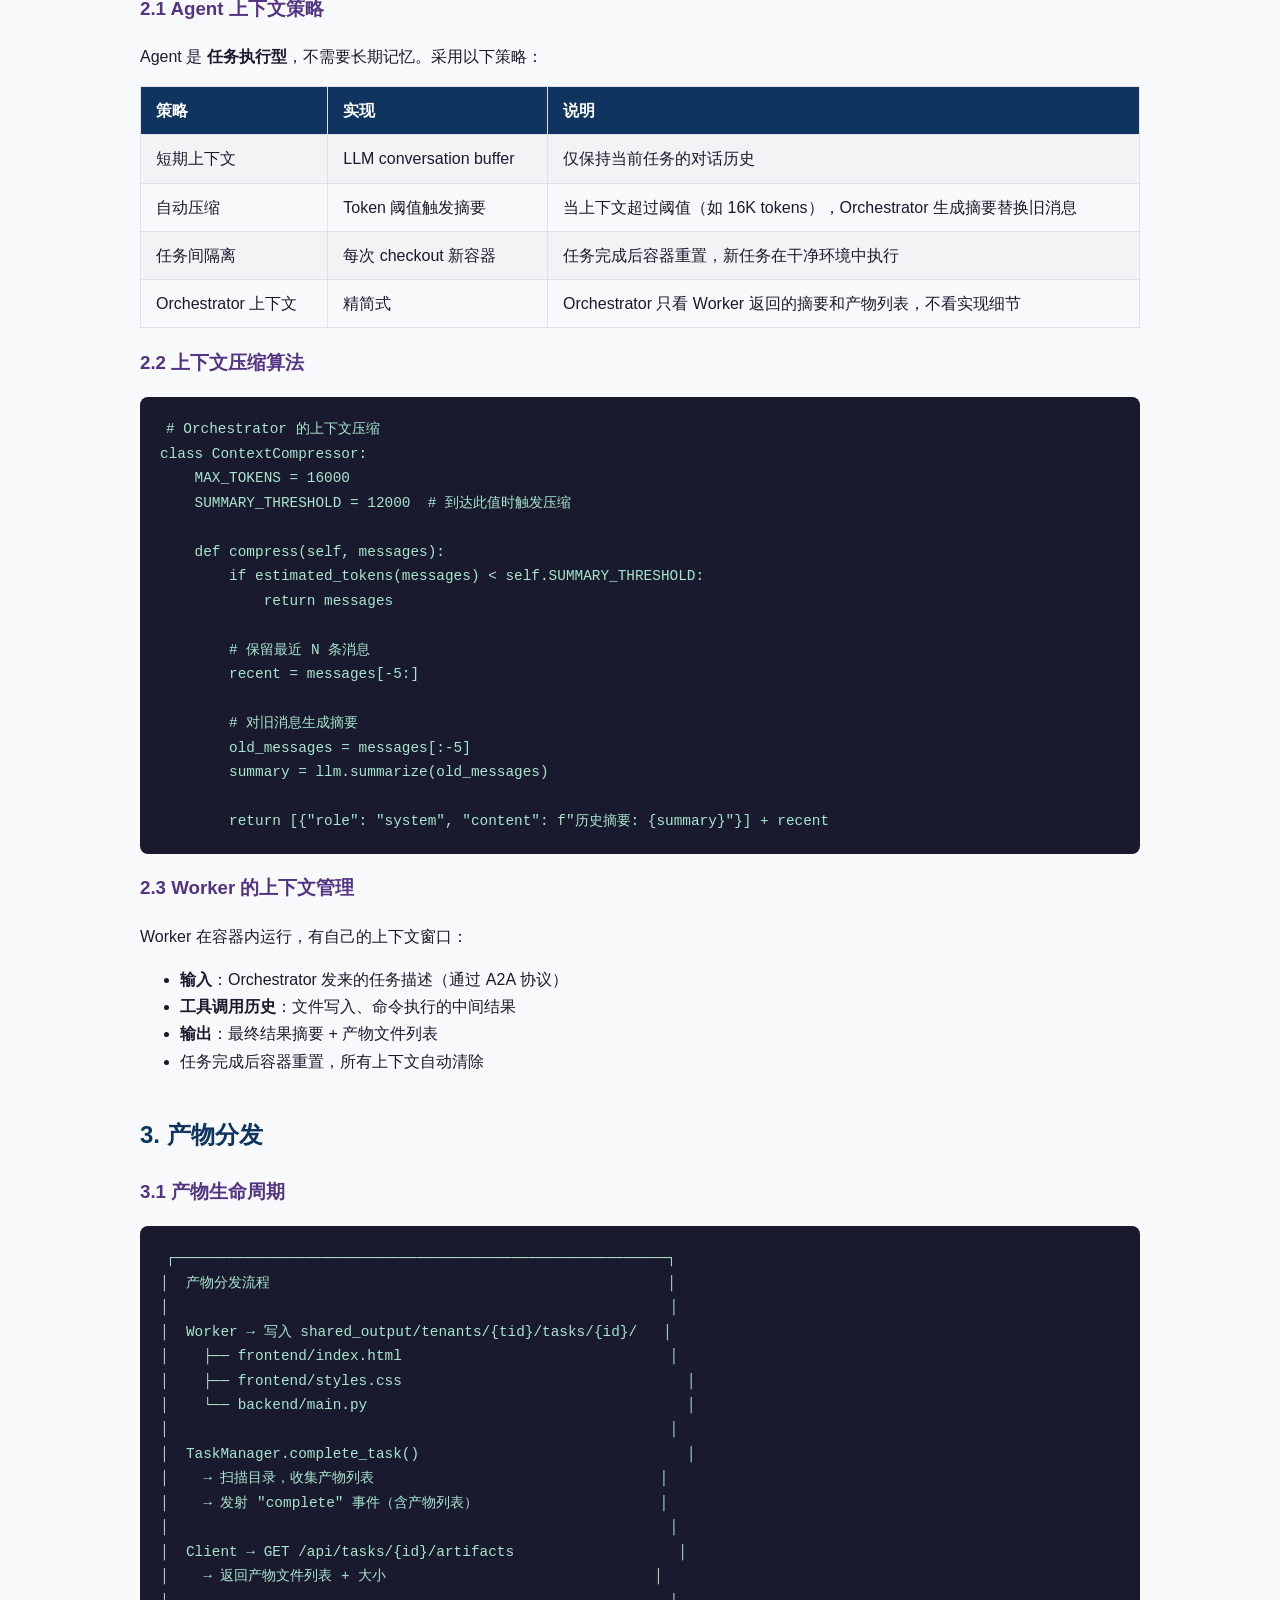
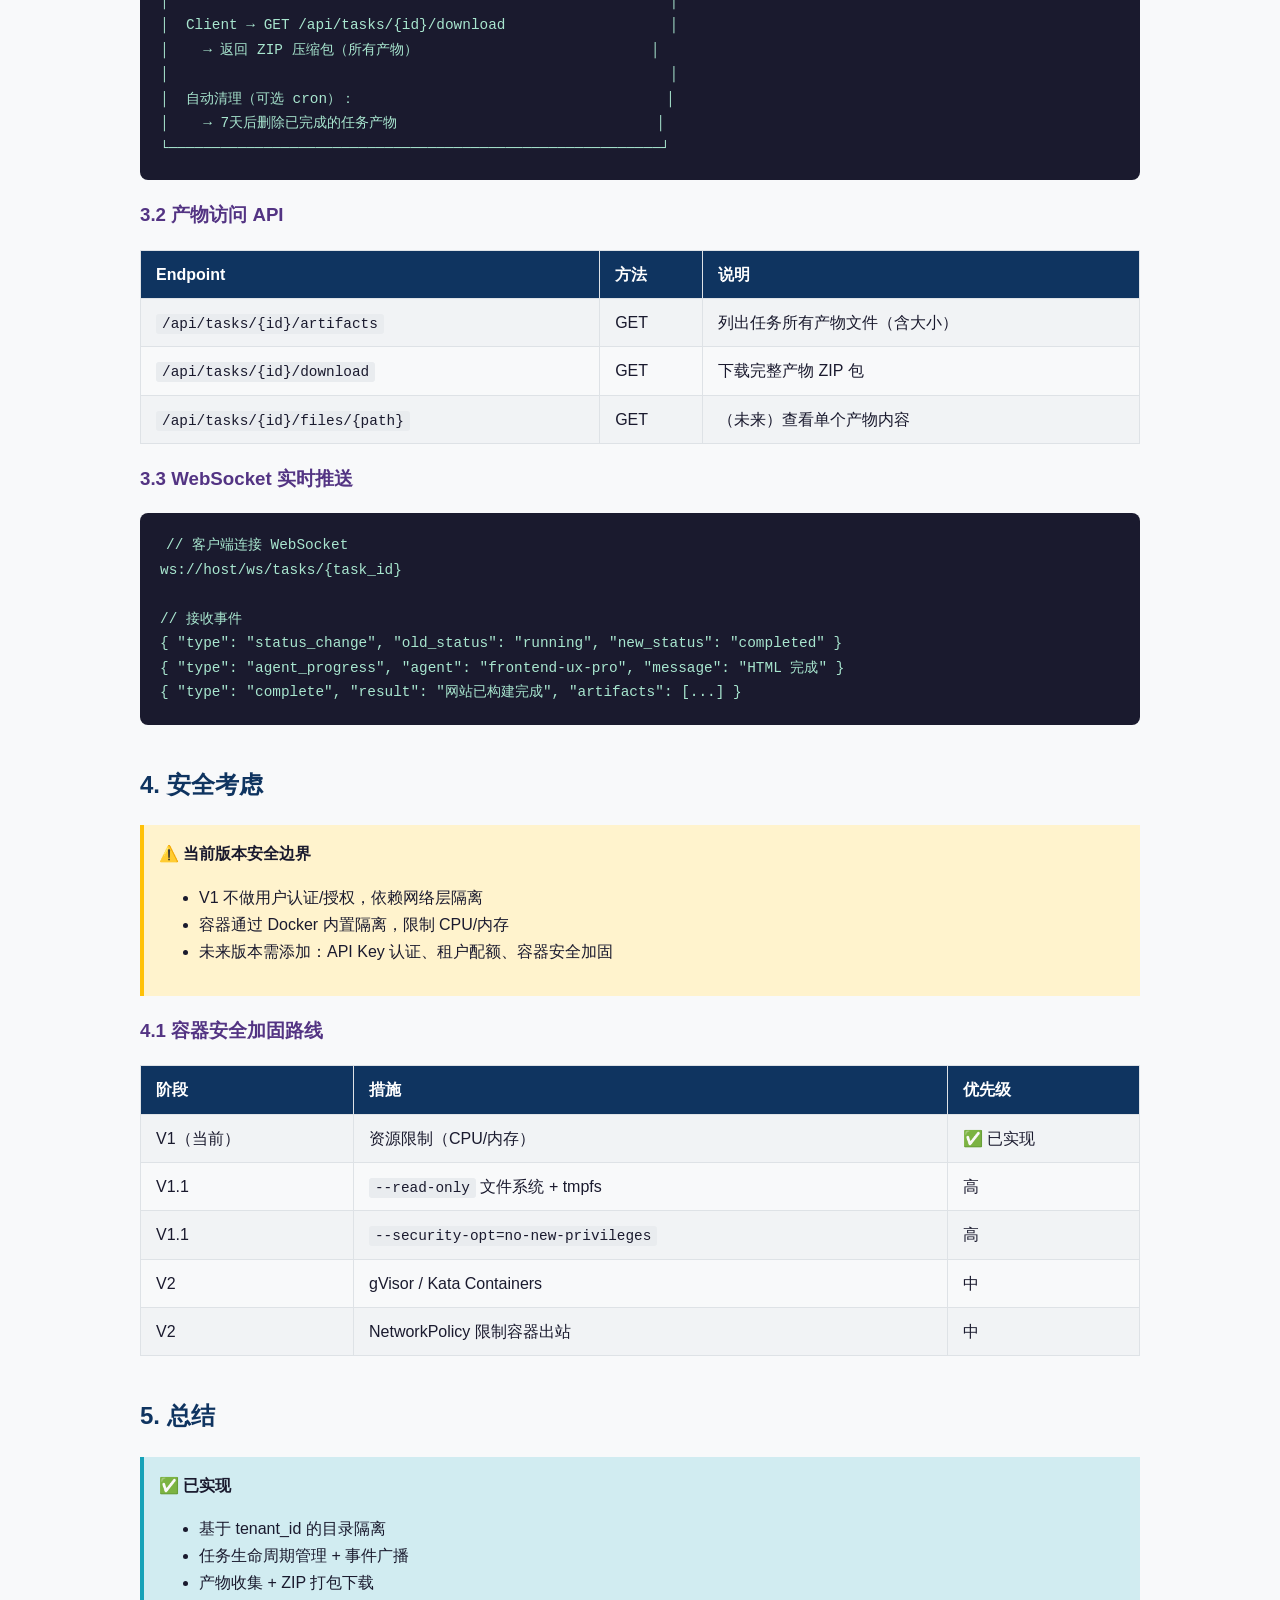
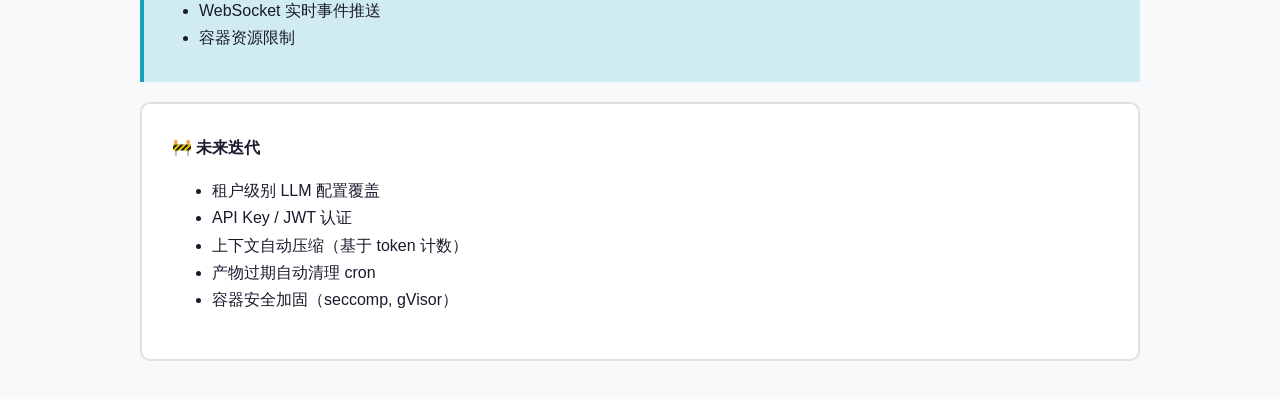
<file: design/02-multi-tenant.html>
<!DOCTYPE html>
<html lang="zh-CN">
<head>
    <meta charset="UTF-8">
    <title>Agent Swarm - 多租户与上下文管理设计</title>
    <style>
        body { font-family: -apple-system, BlinkMacSystemFont, 'Segoe UI', sans-serif; max-width: 1000px; margin: 40px auto; padding: 0 20px; line-height: 1.7; color: #1a1a2e; background: #f8f9fa; }
        h1 { color: #16213e; border-bottom: 3px solid #0f3460; padding-bottom: 10px; }
        h2 { color: #0f3460; margin-top: 40px; }
        h3 { color: #533483; }
        code { background: #e9ecef; padding: 2px 6px; border-radius: 3px; font-family: 'Fira Code', monospace; font-size: 0.9em; }
        pre { background: #1a1a2e; color: #a8e6cf; padding: 20px; border-radius: 8px; overflow-x: auto; }
        pre code { background: none; color: inherit; }
        .diagram { background: #fff; border: 2px solid #e0e0e0; border-radius: 10px; padding: 30px; margin: 20px 0; }
        .box { border: 2px solid #0f3460; border-radius: 8px; padding: 12px; margin: 8px; display: inline-block; min-width: 150px; text-align: center; }
        .arrow { color: #0f3460; font-weight: bold; margin: 0 10px; }
        table { border-collapse: collapse; width: 100%; margin: 15px 0; }
        th, td { border: 1px solid #dee2e6; padding: 10px 15px; text-align: left; }
        th { background: #0f3460; color: white; }
        tr:nth-child(even) { background: #f1f3f5; }
        .tag { display: inline-block; background: #0f3460; color: white; padding: 2px 8px; border-radius: 12px; font-size: 0.8em; }
        .warning { background: #fff3cd; border-left: 4px solid #ffc107; padding: 15px; margin: 15px 0; }
        .info { background: #d1ecf1; border-left: 4px solid #17a2b8; padding: 15px; margin: 15px 0; }
    </style>
</head>
<body>

<h1>🏗️ 多租户、上下文管理与产物分发</h1>
<p>设计文档 v1.0 | Agent Swarm</p>

<h2>1. 多租户架构</h2>

<h3>1.1 租户模型</h3>
<p>采用 <strong>共享基础设施、逻辑隔离</strong> 的多租户模型：</p>

<div class="diagram">
    <table>
        <tr><th>维度</th><th>方案</th><th>说明</th></tr>
        <tr><td>API 层</td><td>tenant_id 参数</td><td>每个请求携带 tenant_id，未指定则使用 "default"</td></tr>
        <tr><td>任务隔离</td><td>目录命名空间</td><td><code>shared_output/tenants/{tenant_id}/tasks/{task_id}/</code></td></tr>
        <tr><td>容器池</td><td>共享池 + 按需复用</td><td>容器不绑定租户，通过 config injection 动态分配</td></tr>
        <tr><td>模型配置</td><td>租户级别覆盖</td><td>支持不同租户使用不同 LLM（API key、endpoint）</td></tr>
        <tr><td>产物分发</td><td>租户独立 ZIP + API 下载</td><td>产物按任务归档，通过 API 带鉴权下载</td></tr>
    </table>
</div>

<h3>1.2 请求流程</h3>
<pre><code>Client → POST /api/chat { message, tenant_id: "acme-corp" }
  → TaskManager.create_task(tenant_id="acme-corp")
    → shared_output/tenants/acme-corp/tasks/{task_id}/
      ├── frontend/   ← Worker 写入
      ├── backend/    ← Worker 写入
      └── _final/     ← 最终产物
  → Orchestrator.execute()
    → checkout container → inject config (含 tenant context)
    → Workers write to shared dir
  → TaskManager.complete_task()
  → Client → GET /api/tasks/{task_id}/download → ZIP
</code></pre>

<h3>1.3 扩展：租户配置</h3>
<p>未来可扩展 <code>config/tenants/</code> 目录：</p>
<pre><code># config/tenants/acme-corp.yaml
llm:
  model: "gpt-4o"
  base_url: "https://api.openai.com/v1"
  api_key: "${ACME_OPENAI_KEY}"

container_pool:
  pool_size: 10
  mem_limit: "512m"
</code></pre>

<h2>2. 上下文管理</h2>

<h3>2.1 Agent 上下文策略</h3>
<p>Agent 是 <strong>任务执行型</strong>，不需要长期记忆。采用以下策略：</p>

<table>
    <tr><th>策略</th><th>实现</th><th>说明</th></tr>
    <tr>
        <td>短期上下文</td>
        <td>LLM conversation buffer</td>
        <td>仅保持当前任务的对话历史</td>
    </tr>
    <tr>
        <td>自动压缩</td>
        <td>Token 阈值触发摘要</td>
        <td>当上下文超过阈值（如 16K tokens），Orchestrator 生成摘要替换旧消息</td>
    </tr>
    <tr>
        <td>任务间隔离</td>
        <td>每次 checkout 新容器</td>
        <td>任务完成后容器重置，新任务在干净环境中执行</td>
    </tr>
    <tr>
        <td>Orchestrator 上下文</td>
        <td>精简式</td>
        <td>Orchestrator 只看 Worker 返回的摘要和产物列表，不看实现细节</td>
    </tr>
</table>

<h3>2.2 上下文压缩算法</h3>
<pre><code># Orchestrator 的上下文压缩
class ContextCompressor:
    MAX_TOKENS = 16000
    SUMMARY_THRESHOLD = 12000  # 到达此值时触发压缩
    
    def compress(self, messages):
        if estimated_tokens(messages) < self.SUMMARY_THRESHOLD:
            return messages
        
        # 保留最近 N 条消息
        recent = messages[-5:]
        
        # 对旧消息生成摘要
        old_messages = messages[:-5]
        summary = llm.summarize(old_messages)
        
        return [{"role": "system", "content": f"历史摘要: {summary}"}] + recent
</code></pre>

<h3>2.3 Worker 的上下文管理</h3>
<p>Worker 在容器内运行，有自己的上下文窗口：</p>
<ul>
    <li><strong>输入</strong>：Orchestrator 发来的任务描述（通过 A2A 协议）</li>
    <li><strong>工具调用历史</strong>：文件写入、命令执行的中间结果</li>
    <li><strong>输出</strong>：最终结果摘要 + 产物文件列表</li>
    <li>任务完成后容器重置，所有上下文自动清除</li>
</ul>

<h2>3. 产物分发</h2>

<h3>3.1 产物生命周期</h3>
<pre><code>┌─────────────────────────────────────────────────────────┐
│  产物分发流程                                              │
│                                                          │
│  Worker → 写入 shared_output/tenants/{tid}/tasks/{id}/   │
│    ├── frontend/index.html                               │
│    ├── frontend/styles.css                                 │
│    └── backend/main.py                                     │
│                                                          │
│  TaskManager.complete_task()                               │
│    → 扫描目录，收集产物列表                                 │
│    → 发射 "complete" 事件（含产物列表）                     │
│                                                          │
│  Client → GET /api/tasks/{id}/artifacts                   │
│    → 返回产物文件列表 + 大小                               │
│                                                          │
│  Client → GET /api/tasks/{id}/download                   │
│    → 返回 ZIP 压缩包（所有产物）                           │
│                                                          │
│  自动清理（可选 cron）：                                    │
│    → 7天后删除已完成的任务产物                              │
└─────────────────────────────────────────────────────────┘
</code></pre>

<h3>3.2 产物访问 API</h3>
<table>
    <tr><th>Endpoint</th><th>方法</th><th>说明</th></tr>
    <tr><td><code>/api/tasks/{id}/artifacts</code></td><td>GET</td><td>列出任务所有产物文件（含大小）</td></tr>
    <tr><td><code>/api/tasks/{id}/download</code></td><td>GET</td><td>下载完整产物 ZIP 包</td></tr>
    <tr><td><code>/api/tasks/{id}/files/{path}</code></td><td>GET</td><td>（未来）查看单个产物内容</td></tr>
</table>

<h3>3.3 WebSocket 实时推送</h3>
<pre><code>// 客户端连接 WebSocket
ws://host/ws/tasks/{task_id}

// 接收事件
{ "type": "status_change", "old_status": "running", "new_status": "completed" }
{ "type": "agent_progress", "agent": "frontend-ux-pro", "message": "HTML 完成" }
{ "type": "complete", "result": "网站已构建完成", "artifacts": [...] }
</code></pre>

<h2>4. 安全考虑</h2>

<div class="warning">
    <strong>⚠️ 当前版本安全边界</strong>
    <ul>
        <li>V1 不做用户认证/授权，依赖网络层隔离</li>
        <li>容器通过 Docker 内置隔离，限制 CPU/内存</li>
        <li>未来版本需添加：API Key 认证、租户配额、容器安全加固</li>
    </ul>
</div>

<h3>4.1 容器安全加固路线</h3>
<table>
    <tr><th>阶段</th><th>措施</th><th>优先级</th></tr>
    <tr><td>V1（当前）</td><td>资源限制（CPU/内存）</td><td>✅ 已实现</td></tr>
    <tr><td>V1.1</td><td><code>--read-only</code> 文件系统 + tmpfs</td><td>高</td></tr>
    <tr><td>V1.1</td><td><code>--security-opt=no-new-privileges</code></td><td>高</td></tr>
    <tr><td>V2</td><td>gVisor / Kata Containers</td><td>中</td></tr>
    <tr><td>V2</td><td>NetworkPolicy 限制容器出站</td><td>中</td></tr>
</table>

<h2>5. 总结</h2>

<div class="info">
    <strong>✅ 已实现</strong>
    <ul>
        <li>基于 tenant_id 的目录隔离</li>
        <li>任务生命周期管理 + 事件广播</li>
        <li>产物收集 + ZIP 打包下载</li>
        <li>WebSocket 实时事件推送</li>
        <li>容器资源限制</li>
    </ul>
</div>

<div class="diagram">
    <strong>🚧 未来迭代</strong>
    <ul>
        <li>租户级别 LLM 配置覆盖</li>
        <li>API Key / JWT 认证</li>
        <li>上下文自动压缩（基于 token 计数）</li>
        <li>产物过期自动清理 cron</li>
        <li>容器安全加固（seccomp, gVisor）</li>
    </ul>
</div>

</body>
</html>
</file>
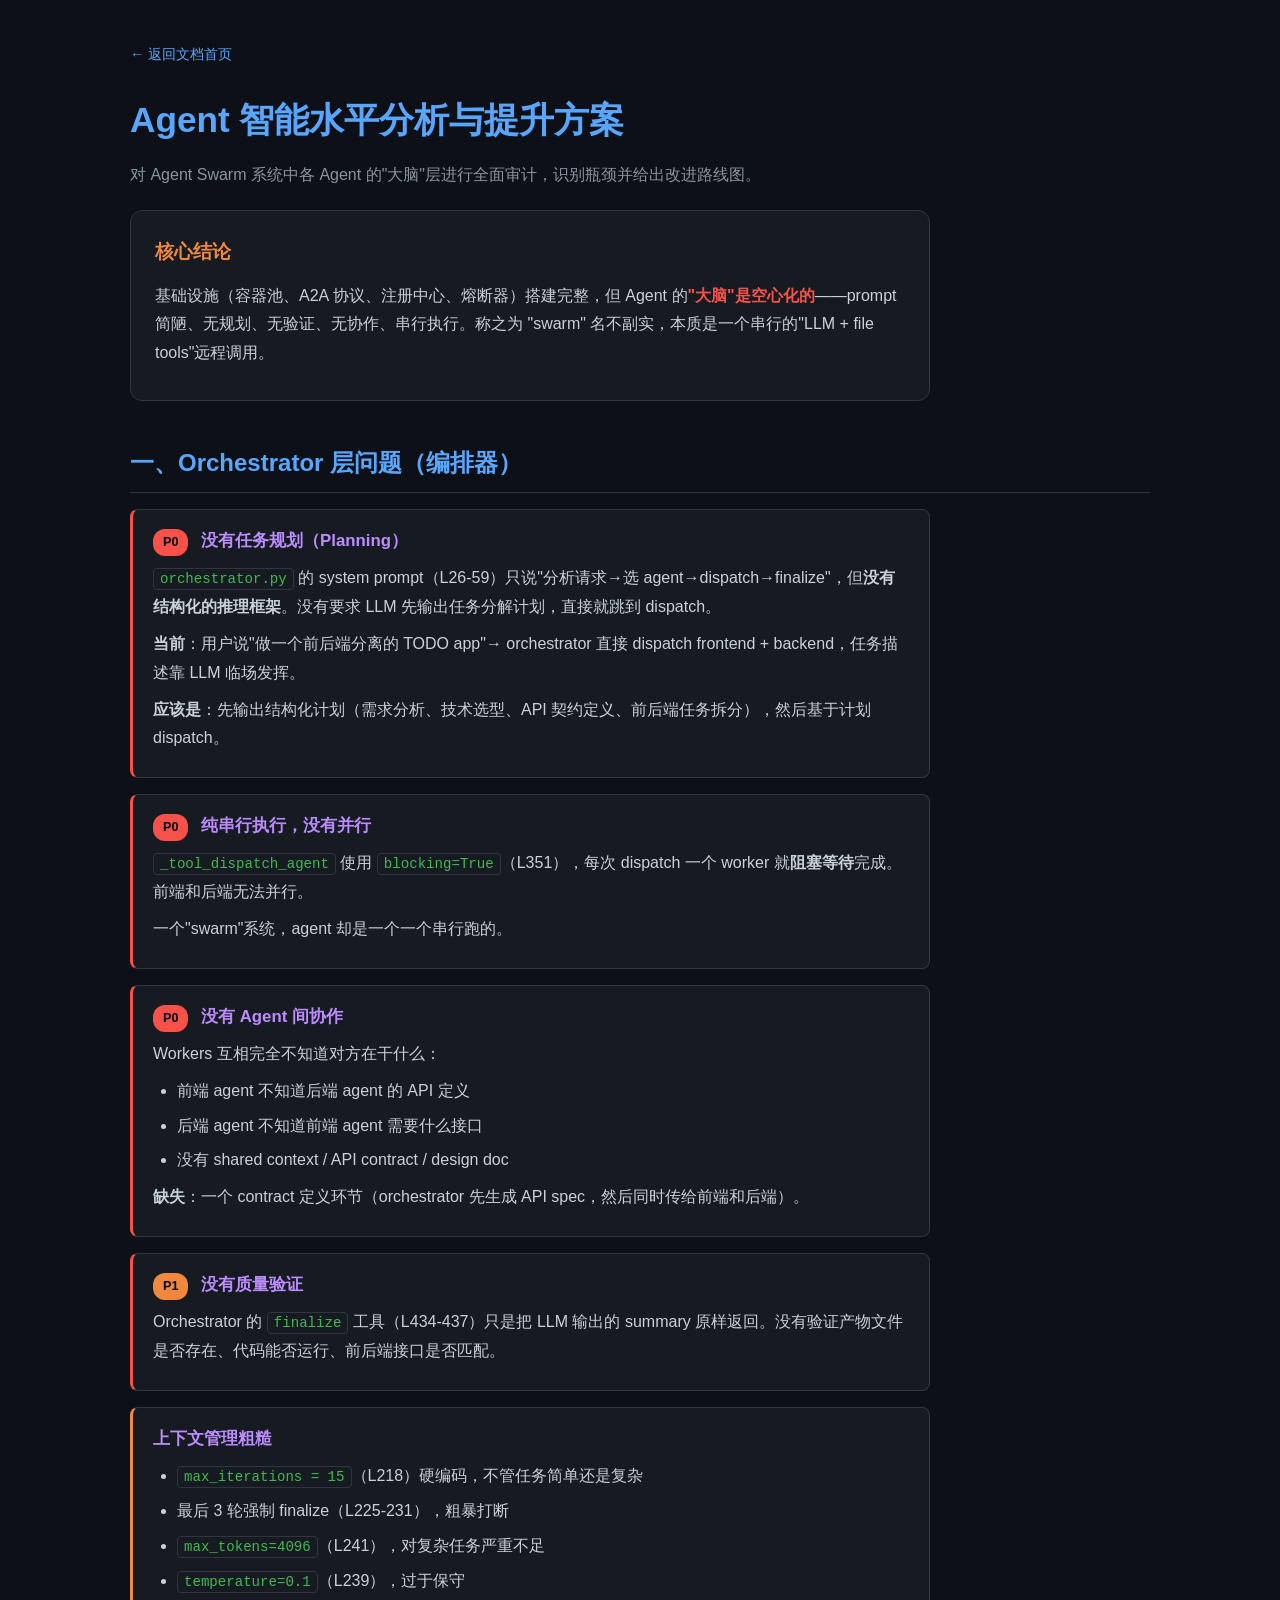
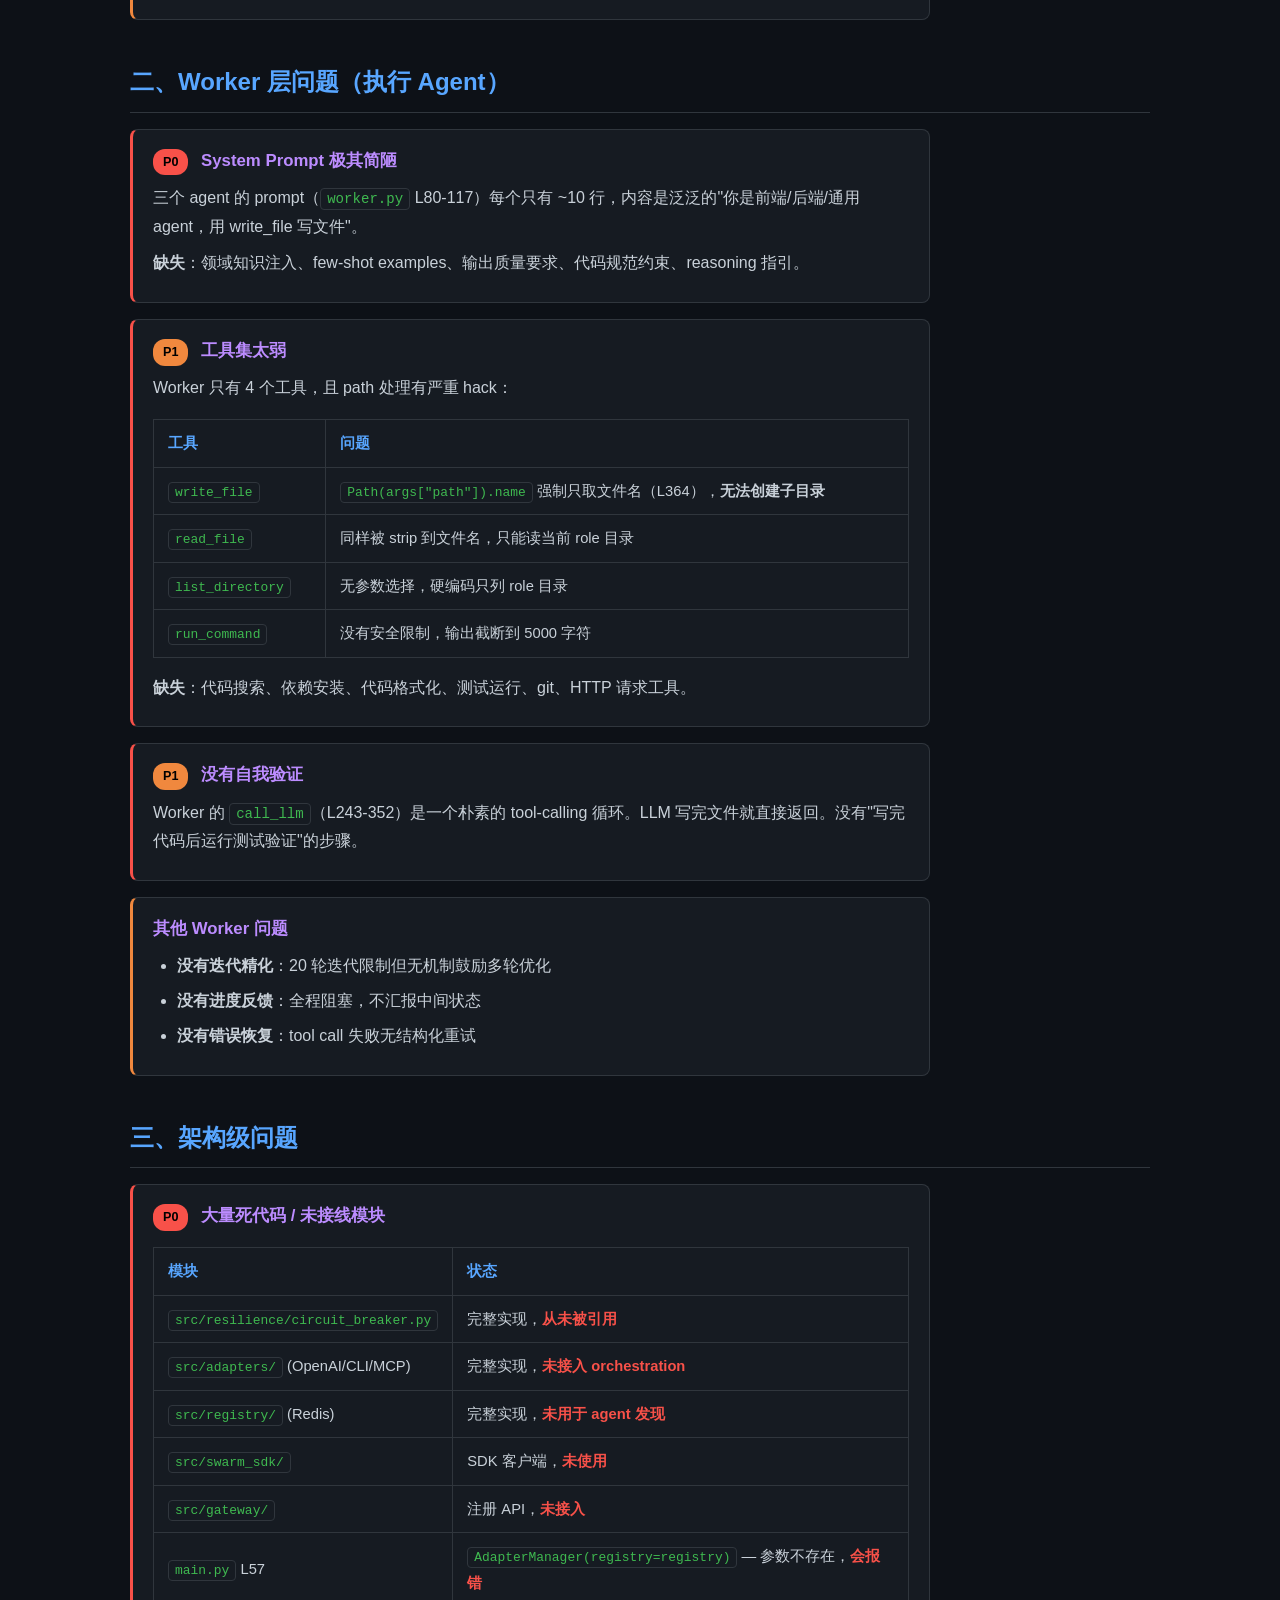
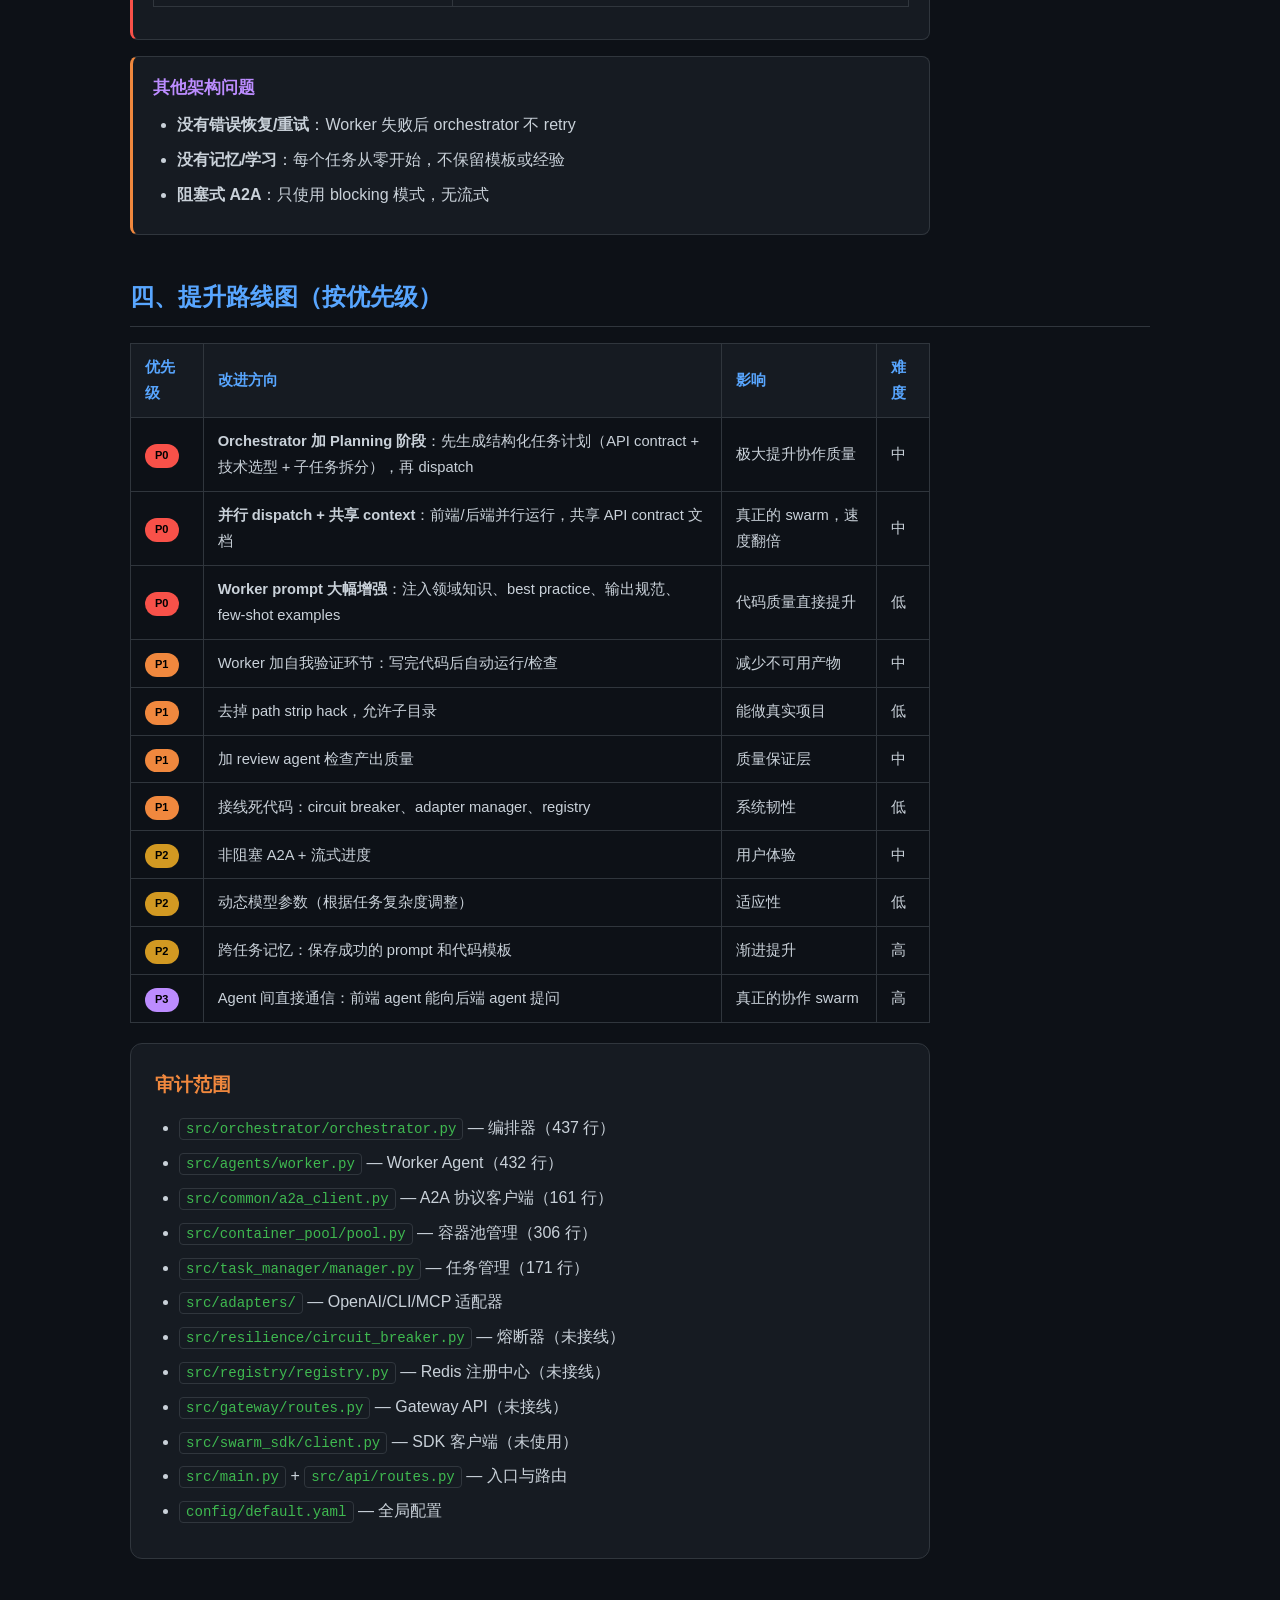
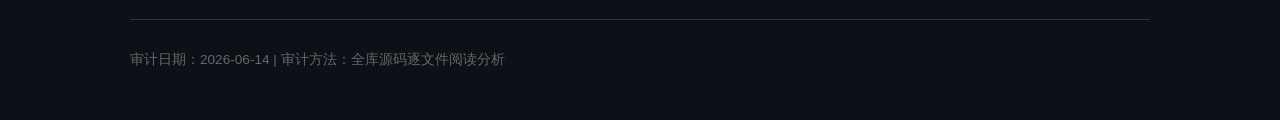
<file: docs/04-agent-intelligence-analysis.html>
<!DOCTYPE html>
<html lang="zh-CN">
<head>
<meta charset="UTF-8">
<meta name="viewport" content="width=device-width, initial-scale=1.0">
<title>Agent Swarm - Agent 智能水平分析与提升方案</title>
<style>
:root{--bg:#0d1117;--surface:#161b22;--border:#30363d;--text:#c9d1d9;--heading:#58a6ff;--accent:#f0883e;--green:#3fb950;--red:#f85149;--yellow:#d29922;--purple:#bc8cff}
*{margin:0;padding:0;box-sizing:border-box}
body{font-family:-apple-system,BlinkMacSystemFont,'Segoe UI',sans-serif;background:var(--bg);color:var(--text);line-height:1.8;padding:40px;max-width:1100px;margin:0 auto}
h1{color:var(--heading);font-size:2.2em;margin-bottom:10px}
h2{color:var(--heading);font-size:1.5em;margin:40px 0 15px;border-bottom:1px solid var(--border);padding-bottom:8px}
h3{color:var(--accent);font-size:1.2em;margin:24px 0 12px}
h4{color:var(--purple);font-size:1.05em;margin:20px 0 8px}
p{margin:8px 0;max-width:800px}
code{background:var(--surface);border:1px solid var(--border);border-radius:4px;padding:2px 6px;font-family:'SF Mono',Consolas,monospace;font-size:0.88em;color:var(--green)}
pre{background:var(--surface);border:1px solid var(--border);border-radius:8px;padding:16px;font-family:'SF Mono',Consolas,monospace;overflow-x:auto;margin:12px 0;max-width:800px}
pre code{background:none;border:none;padding:0;color:var(--text)}
ul,ol{margin:8px 0 8px 24px;max-width:800px}
li{margin:6px 0}
.back-link{color:var(--heading);text-decoration:none;font-size:0.9em;display:inline-block;margin-bottom:20px}
.back-link:hover{text-decoration:underline}
.severity{display:inline-block;padding:2px 10px;border-radius:12px;font-size:0.75em;font-weight:bold;margin-right:8px}
.s-p0{background:var(--red);color:#000}
.s-p1{background:var(--accent);color:#000}
.s-p2{background:var(--yellow);color:#000}
.s-p3{background:var(--purple);color:#000}
.issue{background:var(--surface);border:1px solid var(--border);border-left:3px solid var(--red);border-radius:8px;padding:16px 20px;margin:16px 0;max-width:800px}
.issue.warn{border-left-color:var(--accent)}
.issue.info{border-left-color:var(--heading)}
.issue h4{margin-top:0}
table{border-collapse:collapse;width:100%;max-width:800px;margin:16px 0}
th,td{border:1px solid var(--border);padding:10px 14px;text-align:left;font-size:0.92em}
th{background:var(--surface);color:var(--heading);font-weight:600}
tr:hover{background:var(--surface)}
.summary-box{background:var(--surface);border:1px solid var(--border);border-radius:12px;padding:24px;margin:20px 0;max-width:800px}
.summary-box h3{margin-top:0}
.tag{display:inline-block;padding:2px 8px;border-radius:4px;font-size:0.8em;margin-right:4px}
.tag-arch{background:#1f6feb33;color:var(--heading)}
.tag-prompt{background:#f0883e33;color:var(--accent)}
.tag-tool{background:#3fb95033;color:var(--green)}
footer{margin-top:60px;padding-top:20px;border-top:1px solid var(--border);color:#666;font-size:0.85em}
</style>
</head>
<body>
<a href="index.html" class="back-link">← 返回文档首页</a>
<h1>Agent 智能水平分析与提升方案</h1>
<p style="color:#8b949e">对 Agent Swarm 系统中各 Agent 的"大脑"层进行全面审计，识别瓶颈并给出改进路线图。</p>

<div class="summary-box">
<h3>核心结论</h3>
<p>基础设施（容器池、A2A 协议、注册中心、熔断器）搭建完整，但 Agent 的<b style="color:var(--red)">"大脑"是空心化的</b>——prompt 简陋、无规划、无验证、无协作、串行执行。称之为 "swarm" 名不副实，本质是一个串行的"LLM + file tools"远程调用。</p>
</div>

<h2>一、Orchestrator 层问题（编排器）</h2>

<div class="issue">
<h4><span class="severity s-p0">P0</span> 没有任务规划（Planning）</h4>
<p><code>orchestrator.py</code> 的 system prompt（L26-59）只说"分析请求→选 agent→dispatch→finalize"，但<b>没有结构化的推理框架</b>。没有要求 LLM 先输出任务分解计划，直接就跳到 dispatch。</p>
<p><b>当前</b>：用户说"做一个前后端分离的 TODO app"→ orchestrator 直接 dispatch frontend + backend，任务描述靠 LLM 临场发挥。</p>
<p><b>应该是</b>：先输出结构化计划（需求分析、技术选型、API 契约定义、前后端任务拆分），然后基于计划 dispatch。</p>
</div>

<div class="issue">
<h4><span class="severity s-p0">P0</span> 纯串行执行，没有并行</h4>
<p><code>_tool_dispatch_agent</code> 使用 <code>blocking=True</code>（L351），每次 dispatch 一个 worker 就<b>阻塞等待</b>完成。前端和后端无法并行。</p>
<p>一个"swarm"系统，agent 却是一个一个串行跑的。</p>
</div>

<div class="issue">
<h4><span class="severity s-p0">P0</span> 没有 Agent 间协作</h4>
<p>Workers 互相完全不知道对方在干什么：</p>
<ul>
  <li>前端 agent 不知道后端 agent 的 API 定义</li>
  <li>后端 agent 不知道前端 agent 需要什么接口</li>
  <li>没有 shared context / API contract / design doc</li>
</ul>
<p><b>缺失</b>：一个 contract 定义环节（orchestrator 先生成 API spec，然后同时传给前端和后端）。</p>
</div>

<div class="issue">
<h4><span class="severity s-p1">P1</span> 没有质量验证</h4>
<p>Orchestrator 的 <code>finalize</code> 工具（L434-437）只是把 LLM 输出的 summary 原样返回。没有验证产物文件是否存在、代码能否运行、前后端接口是否匹配。</p>
</div>

<div class="issue warn">
<h4>上下文管理粗糙</h4>
<ul>
  <li><code>max_iterations = 15</code>（L218）硬编码，不管任务简单还是复杂</li>
  <li>最后 3 轮强制 finalize（L225-231），粗暴打断</li>
  <li><code>max_tokens=4096</code>（L241），对复杂任务严重不足</li>
  <li><code>temperature=0.1</code>（L239），过于保守</li>
</ul>
</div>

<h2>二、Worker 层问题（执行 Agent）</h2>

<div class="issue">
<h4><span class="severity s-p0">P0</span> System Prompt 极其简陋</h4>
<p>三个 agent 的 prompt（<code>worker.py</code> L80-117）每个只有 ~10 行，内容是泛泛的"你是前端/后端/通用 agent，用 write_file 写文件"。</p>
<p><b>缺失</b>：领域知识注入、few-shot examples、输出质量要求、代码规范约束、reasoning 指引。</p>
</div>

<div class="issue">
<h4><span class="severity s-p1">P1</span> 工具集太弱</h4>
<p>Worker 只有 4 个工具，且 path 处理有严重 hack：</p>
<table>
<tr><th>工具</th><th>问题</th></tr>
<tr><td><code>write_file</code></td><td><code>Path(args["path"]).name</code> 强制只取文件名（L364），<b>无法创建子目录</b></td></tr>
<tr><td><code>read_file</code></td><td>同样被 strip 到文件名，只能读当前 role 目录</td></tr>
<tr><td><code>list_directory</code></td><td>无参数选择，硬编码只列 role 目录</td></tr>
<tr><td><code>run_command</code></td><td>没有安全限制，输出截断到 5000 字符</td></tr>
</table>
<p><b>缺失</b>：代码搜索、依赖安装、代码格式化、测试运行、git、HTTP 请求工具。</p>
</div>

<div class="issue">
<h4><span class="severity s-p1">P1</span> 没有自我验证</h4>
<p>Worker 的 <code>call_llm</code>（L243-352）是一个朴素的 tool-calling 循环。LLM 写完文件就直接返回。没有"写完代码后运行测试验证"的步骤。</p>
</div>

<div class="issue warn">
<h4>其他 Worker 问题</h4>
<ul>
  <li><b>没有迭代精化</b>：20 轮迭代限制但无机制鼓励多轮优化</li>
  <li><b>没有进度反馈</b>：全程阻塞，不汇报中间状态</li>
  <li><b>没有错误恢复</b>：tool call 失败无结构化重试</li>
</ul>
</div>

<h2>三、架构级问题</h2>

<div class="issue">
<h4><span class="severity s-p0">P0</span> 大量死代码 / 未接线模块</h4>
<table>
<tr><th>模块</th><th>状态</th></tr>
<tr><td><code>src/resilience/circuit_breaker.py</code></td><td>完整实现，<b style="color:var(--red)">从未被引用</b></td></tr>
<tr><td><code>src/adapters/</code> (OpenAI/CLI/MCP)</td><td>完整实现，<b style="color:var(--red)">未接入 orchestration</b></td></tr>
<tr><td><code>src/registry/</code> (Redis)</td><td>完整实现，<b style="color:var(--red)">未用于 agent 发现</b></td></tr>
<tr><td><code>src/swarm_sdk/</code></td><td>SDK 客户端，<b style="color:var(--red)">未使用</b></td></tr>
<tr><td><code>src/gateway/</code></td><td>注册 API，<b style="color:var(--red)">未接入</b></td></tr>
<tr><td><code>main.py</code> L57</td><td><code>AdapterManager(registry=registry)</code> — 参数不存在，<b style="color:var(--red)">会报错</b></td></tr>
</table>
</div>

<div class="issue warn">
<h4>其他架构问题</h4>
<ul>
  <li><b>没有错误恢复/重试</b>：Worker 失败后 orchestrator 不 retry</li>
  <li><b>没有记忆/学习</b>：每个任务从零开始，不保留模板或经验</li>
  <li><b>阻塞式 A2A</b>：只使用 blocking 模式，无流式</li>
</ul>
</div>

<h2>四、提升路线图（按优先级）</h2>

<table>
<tr><th>优先级</th><th>改进方向</th><th>影响</th><th>难度</th></tr>
<tr><td><span class="severity s-p0">P0</span></td><td><b>Orchestrator 加 Planning 阶段</b>：先生成结构化任务计划（API contract + 技术选型 + 子任务拆分），再 dispatch</td><td>极大提升协作质量</td><td>中</td></tr>
<tr><td><span class="severity s-p0">P0</span></td><td><b>并行 dispatch + 共享 context</b>：前端/后端并行运行，共享 API contract 文档</td><td>真正的 swarm，速度翻倍</td><td>中</td></tr>
<tr><td><span class="severity s-p0">P0</span></td><td><b>Worker prompt 大幅增强</b>：注入领域知识、best practice、输出规范、few-shot examples</td><td>代码质量直接提升</td><td>低</td></tr>
<tr><td><span class="severity s-p1">P1</span></td><td>Worker 加自我验证环节：写完代码后自动运行/检查</td><td>减少不可用产物</td><td>中</td></tr>
<tr><td><span class="severity s-p1">P1</span></td><td>去掉 path strip hack，允许子目录</td><td>能做真实项目</td><td>低</td></tr>
<tr><td><span class="severity s-p1">P1</span></td><td>加 review agent 检查产出质量</td><td>质量保证层</td><td>中</td></tr>
<tr><td><span class="severity s-p1">P1</span></td><td>接线死代码：circuit breaker、adapter manager、registry</td><td>系统韧性</td><td>低</td></tr>
<tr><td><span class="severity s-p2">P2</span></td><td>非阻塞 A2A + 流式进度</td><td>用户体验</td><td>中</td></tr>
<tr><td><span class="severity s-p2">P2</span></td><td>动态模型参数（根据任务复杂度调整）</td><td>适应性</td><td>低</td></tr>
<tr><td><span class="severity s-p2">P2</span></td><td>跨任务记忆：保存成功的 prompt 和代码模板</td><td>渐进提升</td><td>高</td></tr>
<tr><td><span class="severity s-p3">P3</span></td><td>Agent 间直接通信：前端 agent 能向后端 agent 提问</td><td>真正的协作 swarm</td><td>高</td></tr>
</table>

<div class="summary-box">
<h3>审计范围</h3>
<ul style="margin-top:8px">
  <li><code>src/orchestrator/orchestrator.py</code> — 编排器（437 行）</li>
  <li><code>src/agents/worker.py</code> — Worker Agent（432 行）</li>
  <li><code>src/common/a2a_client.py</code> — A2A 协议客户端（161 行）</li>
  <li><code>src/container_pool/pool.py</code> — 容器池管理（306 行）</li>
  <li><code>src/task_manager/manager.py</code> — 任务管理（171 行）</li>
  <li><code>src/adapters/</code> — OpenAI/CLI/MCP 适配器</li>
  <li><code>src/resilience/circuit_breaker.py</code> — 熔断器（未接线）</li>
  <li><code>src/registry/registry.py</code> — Redis 注册中心（未接线）</li>
  <li><code>src/gateway/routes.py</code> — Gateway API（未接线）</li>
  <li><code>src/swarm_sdk/client.py</code> — SDK 客户端（未使用）</li>
  <li><code>src/main.py</code> + <code>src/api/routes.py</code> — 入口与路由</li>
  <li><code>config/default.yaml</code> — 全局配置</li>
</ul>
</div>

<footer>
<p>审计日期：2026-06-14 | 审计方法：全库源码逐文件阅读分析</p>
</footer>
</body>
</html>
</file>
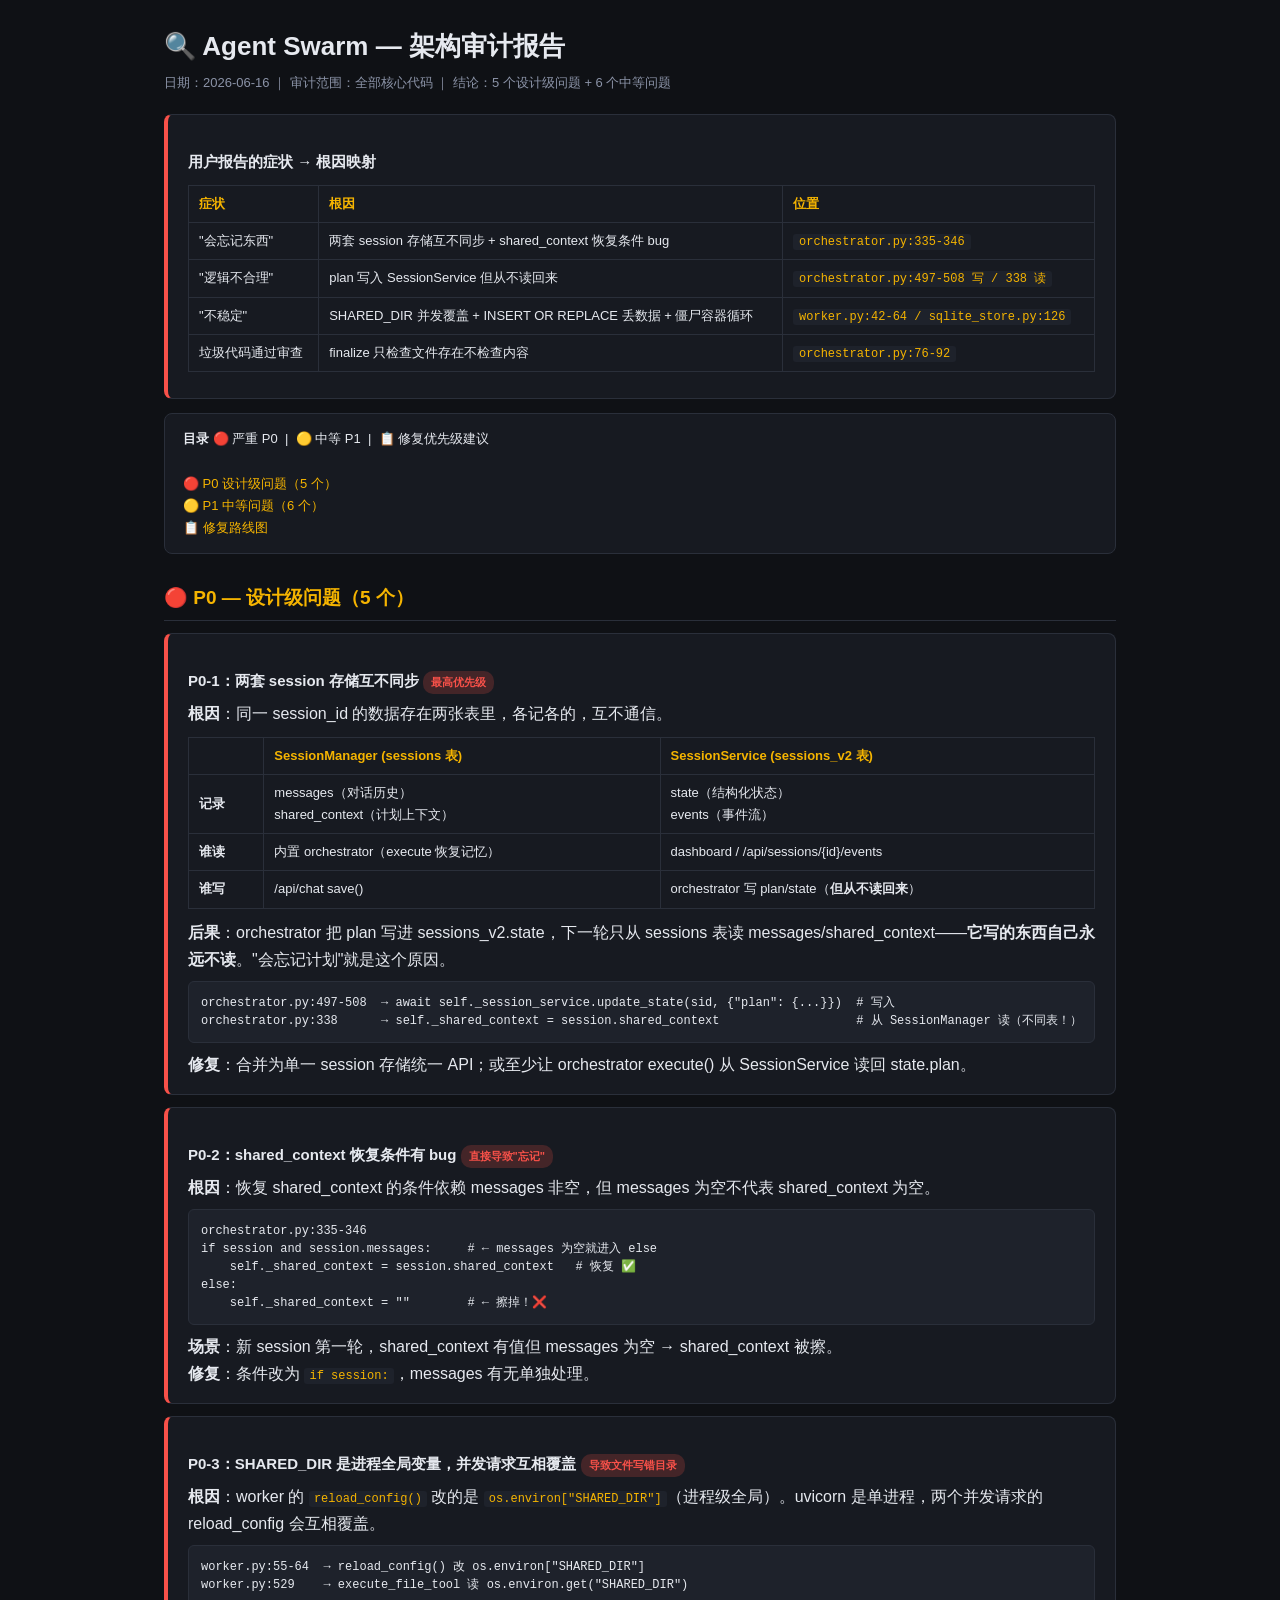
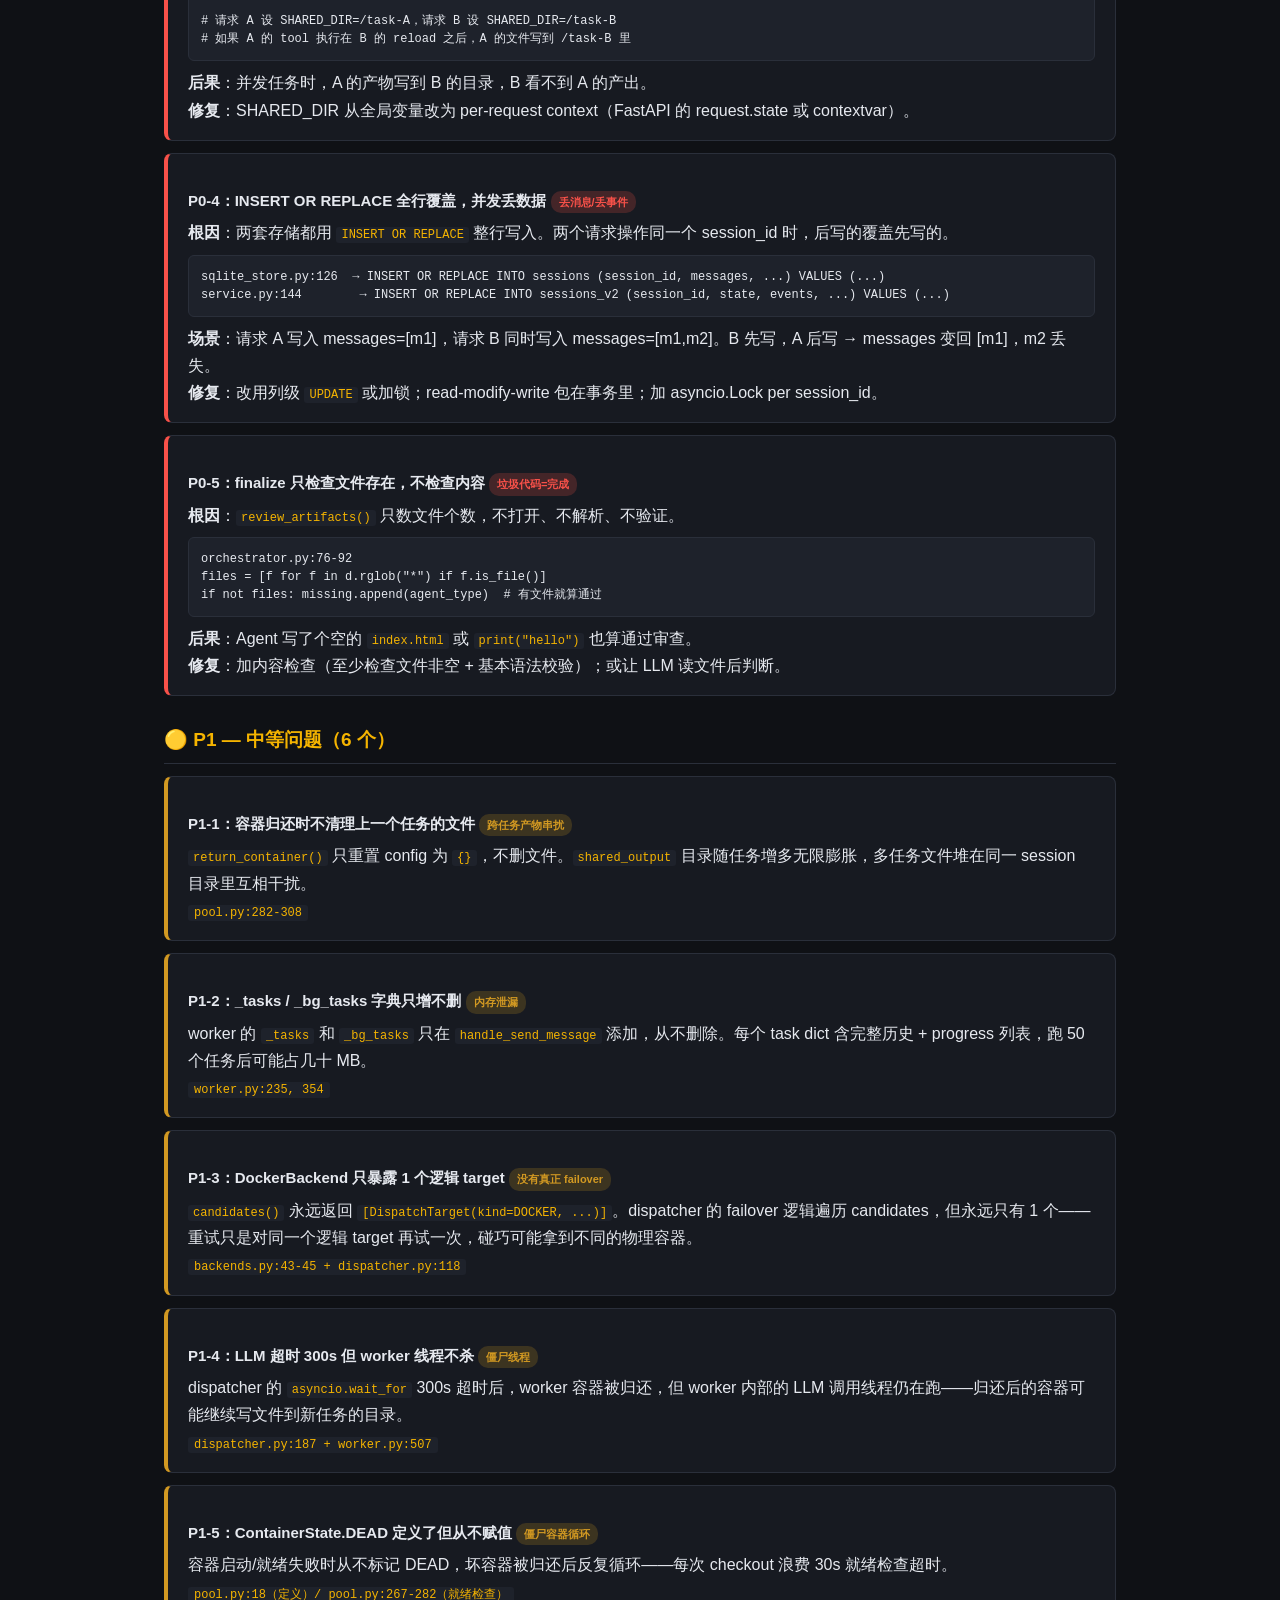
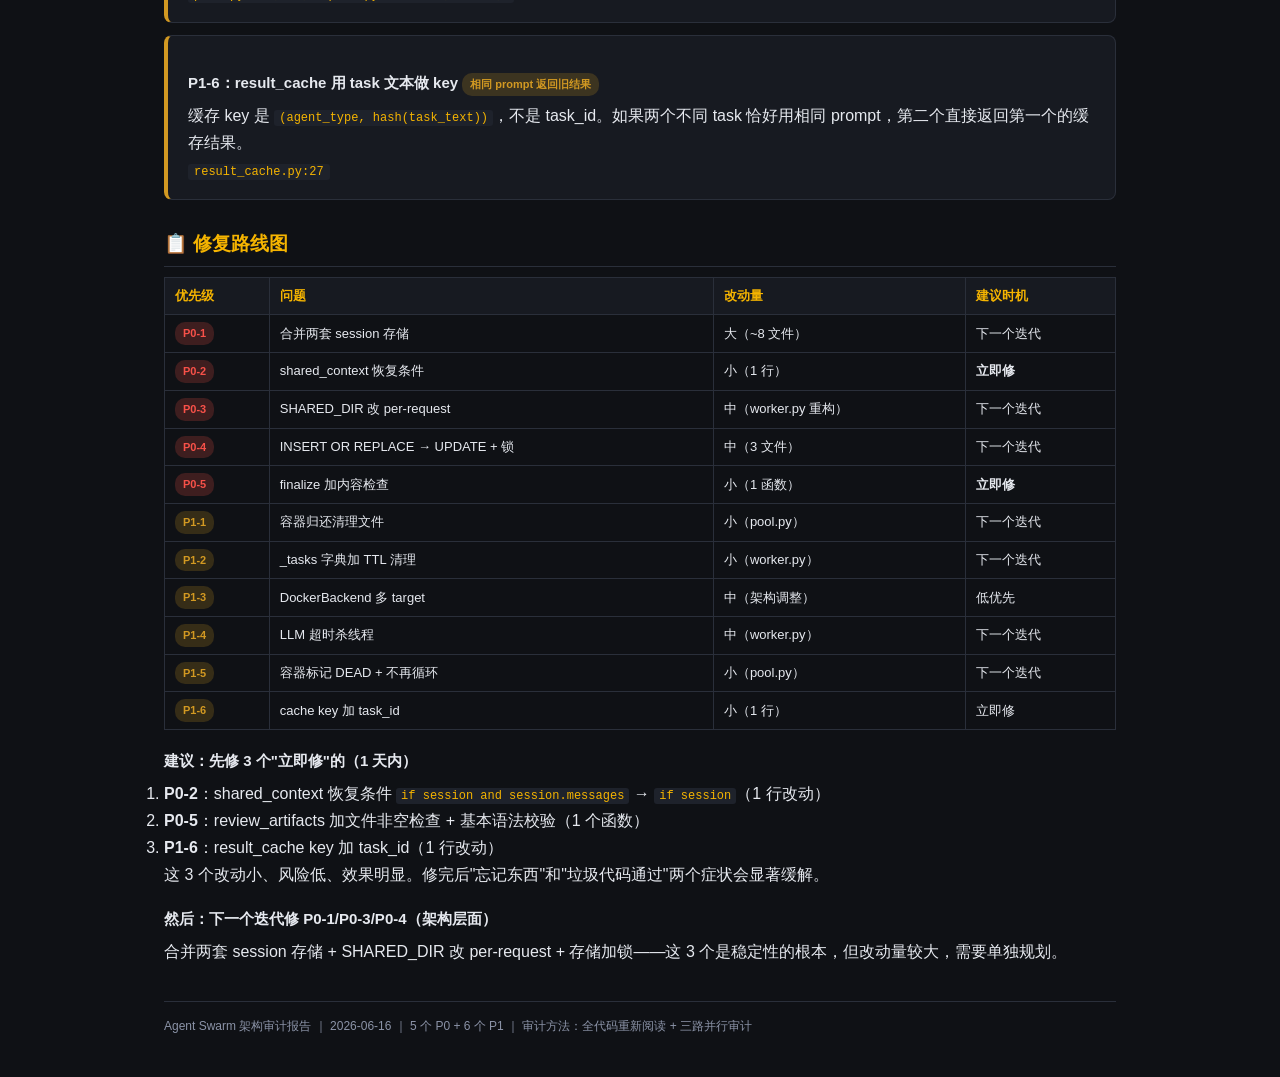
<file: docs/architecture-audit.html>
<!DOCTYPE html>
<html lang="zh-CN">
<head>
<meta charset="UTF-8">
<meta name="viewport" content="width=device-width, initial-scale=1.0">
<title>Agent Swarm — 架构审计报告</title>
<style>
:root { --bg:#0f1115; --panel:#171a21; --border:#2a2f3a; --text:#e6e9ef; --muted:#8b93a7; --accent:#f5b400; --bad:#f85149; --warn:#d29922; --ok:#3fb950; --code:#1e222b; }
* { box-sizing:border-box; margin:0; padding:0; }
body { font-family:-apple-system,BlinkMacSystemFont,"Segoe UI",Roboto,sans-serif; background:var(--bg); color:var(--text); line-height:1.7; padding:24px; max-width:1000px; margin:0 auto; }
h1 { font-size:26px; margin-bottom:4px; }
h2 { font-size:19px; margin:28px 0 10px; padding-bottom:6px; border-bottom:1px solid var(--border); color:var(--accent); }
h3 { font-size:15px; margin:18px 0 6px; }
.meta { color:var(--muted); font-size:13px; margin-bottom:20px; }
.severity { display:inline-block; padding:2px 8px; border-radius:10px; font-size:11px; font-weight:700; }
.s-bad { background:rgba(248,81,73,.2); color:var(--bad); }
.s-warn { background:rgba(210,153,34,.2); color:var(--warn); }
.s-ok { background:rgba(63,185,80,.2); color:var(--ok); }
.issue { background:var(--panel); border:1px solid var(--border); border-radius:8px; padding:16px 20px; margin:12px 0; }
.issue.bug { border-left:4px solid var(--bad); }
.issue.warn { border-left:4px solid var(--warn); }
.issue h3 { color:var(--text); }
.loc { font-family:"SF Mono",Menlo,monospace; font-size:12px; color:var(--accent); background:var(--code); padding:1px 6px; border-radius:3px; }
pre { background:var(--code); padding:12px; border-radius:6px; overflow-x:auto; font-family:"SF Mono",Menlo,monospace; font-size:12px; line-height:1.5; border:1px solid var(--border); margin:8px 0; white-space:pre-wrap; }
table { width:100%; border-collapse:collapse; margin:10px 0; font-size:13px; }
th,td { padding:7px 10px; border:1px solid var(--border); text-align:left; }
th { background:var(--panel); color:var(--accent); }
code { background:var(--code); padding:1px 5px; border-radius:3px; font-family:"SF Mono",Menlo,monospace; font-size:12px; color:var(--accent); }
.toc { background:var(--panel); padding:14px 18px; border-radius:8px; margin:14px 0; border:1px solid var(--border); font-size:13px; }
.toc a { color:var(--accent); text-decoration:none; }
.footer { margin-top:36px; padding-top:14px; border-top:1px solid var(--border); color:var(--muted); font-size:12px; }
</style>
</head>
<body>

<h1>🔍 Agent Swarm — 架构审计报告</h1>
<div class="meta">日期：2026-06-16 ｜ 审计范围：全部核心代码 ｜ 结论：5 个设计级问题 + 6 个中等问题</div>

<div class="issue bug">
<h3>用户报告的症状 → 根因映射</h3>
<table>
<tr><th>症状</th><th>根因</th><th>位置</th></tr>
<tr><td>"会忘记东西"</td><td>两套 session 存储互不同步 + shared_context 恢复条件 bug</td><td><span class="loc">orchestrator.py:335-346</span></td></tr>
<tr><td>"逻辑不合理"</td><td>plan 写入 SessionService 但从不读回来</td><td><span class="loc">orchestrator.py:497-508 写 / 338 读</span></td></tr>
<tr><td>"不稳定"</td><td>SHARED_DIR 并发覆盖 + INSERT OR REPLACE 丢数据 + 僵尸容器循环</td><td><span class="loc">worker.py:42-64 / sqlite_store.py:126</span></td></tr>
<tr><td>垃圾代码通过审查</td><td>finalize 只检查文件存在不检查内容</td><td><span class="loc">orchestrator.py:76-92</span></td></tr>
</table>
</div>

<div class="toc">
<strong>目录</strong> 🔴 严重 P0 &nbsp;|&nbsp; 🟡 中等 P1 &nbsp;|&nbsp; 📋 修复优先级建议<br><br>
<a href="#p0">🔴 P0 设计级问题（5 个）</a><br>
<a href="#p1">🟡 P1 中等问题（6 个）</a><br>
<a href="#fix">📋 修复路线图</a>
</div>

<!-- ──────────────────────────────────────────────── -->
<h2 id="p0">🔴 P0 — 设计级问题（5 个）</h2>

<div class="issue bug">
<h3>P0-1：两套 session 存储互不同步 <span class="severity s-bad">最高优先级</span></h3>
<p><strong>根因</strong>：同一 session_id 的数据存在两张表里，各记各的，互不通信。</p>
<table>
<tr><th></th><th>SessionManager (sessions 表)</th><th>SessionService (sessions_v2 表)</th></tr>
<tr><td><strong>记录</strong></td><td>messages（对话历史）<br>shared_context（计划上下文）</td><td>state（结构化状态）<br>events（事件流）</td></tr>
<tr><td><strong>谁读</strong></td><td>内置 orchestrator（execute 恢复记忆）</td><td>dashboard / /api/sessions/{id}/events</td></tr>
<tr><td><strong>谁写</strong></td><td>/api/chat save()</td><td>orchestrator 写 plan/state（<strong>但从不读回来</strong>）</td></tr>
</table>
<p><strong>后果</strong>：orchestrator 把 plan 写进 sessions_v2.state，下一轮只从 sessions 表读 messages/shared_context——<strong>它写的东西自己永远不读</strong>。"会忘记计划"就是这个原因。</p>
<pre>orchestrator.py:497-508  → await self._session_service.update_state(sid, {"plan": {...}})  # 写入
orchestrator.py:338      → self._shared_context = session.shared_context                   # 从 SessionManager 读（不同表！）</pre>
<p><strong>修复</strong>：合并为单一 session 存储统一 API；或至少让 orchestrator execute() 从 SessionService 读回 state.plan。</p>
</div>

<div class="issue bug">
<h3>P0-2：shared_context 恢复条件有 bug <span class="severity s-bad">直接导致"忘记"</span></h3>
<p><strong>根因</strong>：恢复 shared_context 的条件依赖 messages 非空，但 messages 为空不代表 shared_context 为空。</p>
<pre>orchestrator.py:335-346
if session and session.messages:     # ← messages 为空就进入 else
    self._shared_context = session.shared_context   # 恢复 ✅
else:
    self._shared_context = ""        # ← 擦掉！❌</pre>
<p><strong>场景</strong>：新 session 第一轮，shared_context 有值但 messages 为空 → shared_context 被擦。</p>
<p><strong>修复</strong>：条件改为 <code>if session:</code>，messages 有无单独处理。</p>
</div>

<div class="issue bug">
<h3>P0-3：SHARED_DIR 是进程全局变量，并发请求互相覆盖 <span class="severity s-bad">导致文件写错目录</span></h3>
<p><strong>根因</strong>：worker 的 <code>reload_config()</code> 改的是 <code>os.environ["SHARED_DIR"]</code>（进程级全局）。uvicorn 是单进程，两个并发请求的 reload_config 会互相覆盖。</p>
<pre>worker.py:55-64  → reload_config() 改 os.environ["SHARED_DIR"]
worker.py:529    → execute_file_tool 读 os.environ.get("SHARED_DIR")

# 请求 A 设 SHARED_DIR=/task-A，请求 B 设 SHARED_DIR=/task-B
# 如果 A 的 tool 执行在 B 的 reload 之后，A 的文件写到 /task-B 里</pre>
<p><strong>后果</strong>：并发任务时，A 的产物写到 B 的目录，B 看不到 A 的产出。</p>
<p><strong>修复</strong>：SHARED_DIR 从全局变量改为 per-request context（FastAPI 的 request.state 或 contextvar）。</p>
</div>

<div class="issue bug">
<h3>P0-4：INSERT OR REPLACE 全行覆盖，并发丢数据 <span class="severity s-bad">丢消息/丢事件</span></h3>
<p><strong>根因</strong>：两套存储都用 <code>INSERT OR REPLACE</code> 整行写入。两个请求操作同一个 session_id 时，后写的覆盖先写的。</p>
<pre>sqlite_store.py:126  → INSERT OR REPLACE INTO sessions (session_id, messages, ...) VALUES (...)
service.py:144        → INSERT OR REPLACE INTO sessions_v2 (session_id, state, events, ...) VALUES (...)</pre>
<p><strong>场景</strong>：请求 A 写入 messages=[m1]，请求 B 同时写入 messages=[m1,m2]。B 先写，A 后写 → messages 变回 [m1]，m2 丢失。</p>
<p><strong>修复</strong>：改用列级 <code>UPDATE</code> 或加锁；read-modify-write 包在事务里；加 asyncio.Lock per session_id。</p>
</div>

<div class="issue bug">
<h3>P0-5：finalize 只检查文件存在，不检查内容 <span class="severity s-bad">垃圾代码=完成</span></h3>
<p><strong>根因</strong>：<code>review_artifacts()</code> 只数文件个数，不打开、不解析、不验证。</p>
<pre>orchestrator.py:76-92
files = [f for f in d.rglob("*") if f.is_file()]
if not files: missing.append(agent_type)  # 有文件就算通过</pre>
<p><strong>后果</strong>：Agent 写了个空的 <code>index.html</code> 或 <code>print("hello")</code> 也算通过审查。</p>
<p><strong>修复</strong>：加内容检查（至少检查文件非空 + 基本语法校验）；或让 LLM 读文件后判断。</p>
</div>

<!-- ──────────────────────────────────────────────── -->
<h2 id="p1">🟡 P1 — 中等问题（6 个）</h2>

<div class="issue warn">
<h3>P1-1：容器归还时不清理上一个任务的文件 <span class="severity s-warn">跨任务产物串扰</span></h3>
<p><code>return_container()</code> 只重置 config 为 <code>{}</code>，不删文件。<code>shared_output</code> 目录随任务增多无限膨胀，多任务文件堆在同一 session 目录里互相干扰。</p>
<p><span class="loc">pool.py:282-308</span></p>
</div>

<div class="issue warn">
<h3>P1-2：_tasks / _bg_tasks 字典只增不删 <span class="severity s-warn">内存泄漏</span></h3>
<p>worker 的 <code>_tasks</code> 和 <code>_bg_tasks</code> 只在 <code>handle_send_message</code> 添加，从不删除。每个 task dict 含完整历史 + progress 列表，跑 50 个任务后可能占几十 MB。</p>
<p><span class="loc">worker.py:235, 354</span></p>
</div>

<div class="issue warn">
<h3>P1-3：DockerBackend 只暴露 1 个逻辑 target <span class="severity s-warn">没有真正 failover</span></h3>
<p><code>candidates()</code> 永远返回 <code>[DispatchTarget(kind=DOCKER, ...)]</code>。dispatcher 的 failover 逻辑遍历 candidates，但永远只有 1 个——重试只是对同一个逻辑 target 再试一次，碰巧可能拿到不同的物理容器。</p>
<p><span class="loc">backends.py:43-45 + dispatcher.py:118</span></p>
</div>

<div class="issue warn">
<h3>P1-4：LLM 超时 300s 但 worker 线程不杀 <span class="severity s-warn">僵尸线程</span></h3>
<p>dispatcher 的 <code>asyncio.wait_for</code> 300s 超时后，worker 容器被归还，但 worker 内部的 LLM 调用线程仍在跑——归还后的容器可能继续写文件到新任务的目录。</p>
<p><span class="loc">dispatcher.py:187 + worker.py:507</span></p>
</div>

<div class="issue warn">
<h3>P1-5：ContainerState.DEAD 定义了但从不赋值 <span class="severity s-warn">僵尸容器循环</span></h3>
<p>容器启动/就绪失败时从不标记 DEAD，坏容器被归还后反复循环——每次 checkout 浪费 30s 就绪检查超时。</p>
<p><span class="loc">pool.py:18（定义）/ pool.py:267-282（就绪检查）</span></p>
</div>

<div class="issue warn">
<h3>P1-6：result_cache 用 task 文本做 key <span class="severity s-warn">相同 prompt 返回旧结果</span></h3>
<p>缓存 key 是 <code>(agent_type, hash(task_text))</code>，不是 task_id。如果两个不同 task 恰好用相同 prompt，第二个直接返回第一个的缓存结果。</p>
<p><span class="loc">result_cache.py:27</span></p>
</div>

<!-- ──────────────────────────────────────────────── -->
<h2 id="fix">📋 修复路线图</h2>

<table>
<tr><th>优先级</th><th>问题</th><th>改动量</th><th>建议时机</th></tr>
<tr><td><span class="severity s-bad">P0-1</span></td><td>合并两套 session 存储</td><td>大（~8 文件）</td><td>下一个迭代</td></tr>
<tr><td><span class="severity s-bad">P0-2</span></td><td>shared_context 恢复条件</td><td>小（1 行）</td><td><strong>立即修</strong></td></tr>
<tr><td><span class="severity s-bad">P0-3</span></td><td>SHARED_DIR 改 per-request</td><td>中（worker.py 重构）</td><td>下一个迭代</td></tr>
<tr><td><span class="severity s-bad">P0-4</span></td><td>INSERT OR REPLACE → UPDATE + 锁</td><td>中（3 文件）</td><td>下一个迭代</td></tr>
<tr><td><span class="severity s-bad">P0-5</span></td><td>finalize 加内容检查</td><td>小（1 函数）</td><td><strong>立即修</strong></td></tr>
<tr><td><span class="severity s-warn">P1-1</span></td><td>容器归还清理文件</td><td>小（pool.py）</td><td>下一个迭代</td></tr>
<tr><td><span class="severity s-warn">P1-2</span></td><td>_tasks 字典加 TTL 清理</td><td>小（worker.py）</td><td>下一个迭代</td></tr>
<tr><td><span class="severity s-warn">P1-3</span></td><td>DockerBackend 多 target</td><td>中（架构调整）</td><td>低优先</td></tr>
<tr><td><span class="severity s-warn">P1-4</span></td><td>LLM 超时杀线程</td><td>中（worker.py）</td><td>下一个迭代</td></tr>
<tr><td><span class="severity s-warn">P1-5</span></td><td>容器标记 DEAD + 不再循环</td><td>小（pool.py）</td><td>下一个迭代</td></tr>
<tr><td><span class="severity s-warn">P1-6</span></td><td>cache key 加 task_id</td><td>小（1 行）</td><td>立即修</td></tr>
</table>

<h3>建议：先修 3 个"立即修"的（1 天内）</h3>
<ol>
<li><strong>P0-2</strong>：shared_context 恢复条件 <code>if session and session.messages</code> → <code>if session</code>（1 行改动）</li>
<li><strong>P0-5</strong>：review_artifacts 加文件非空检查 + 基本语法校验（1 个函数）</li>
<li><strong>P1-6</strong>：result_cache key 加 task_id（1 行改动）</li>
</ol>
<p>这 3 个改动小、风险低、效果明显。修完后"忘记东西"和"垃圾代码通过"两个症状会显著缓解。</p>

<h3>然后：下一个迭代修 P0-1/P0-3/P0-4（架构层面）</h3>
<p>合并两套 session 存储 + SHARED_DIR 改 per-request + 存储加锁——这 3 个是稳定性的根本，但改动量较大，需要单独规划。</p>

<div class="footer">
Agent Swarm 架构审计报告 ｜ 2026-06-16 ｜ 5 个 P0 + 6 个 P1 ｜ 审计方法：全代码重新阅读 + 三路并行审计
</div>

</body>
</html>
</file>
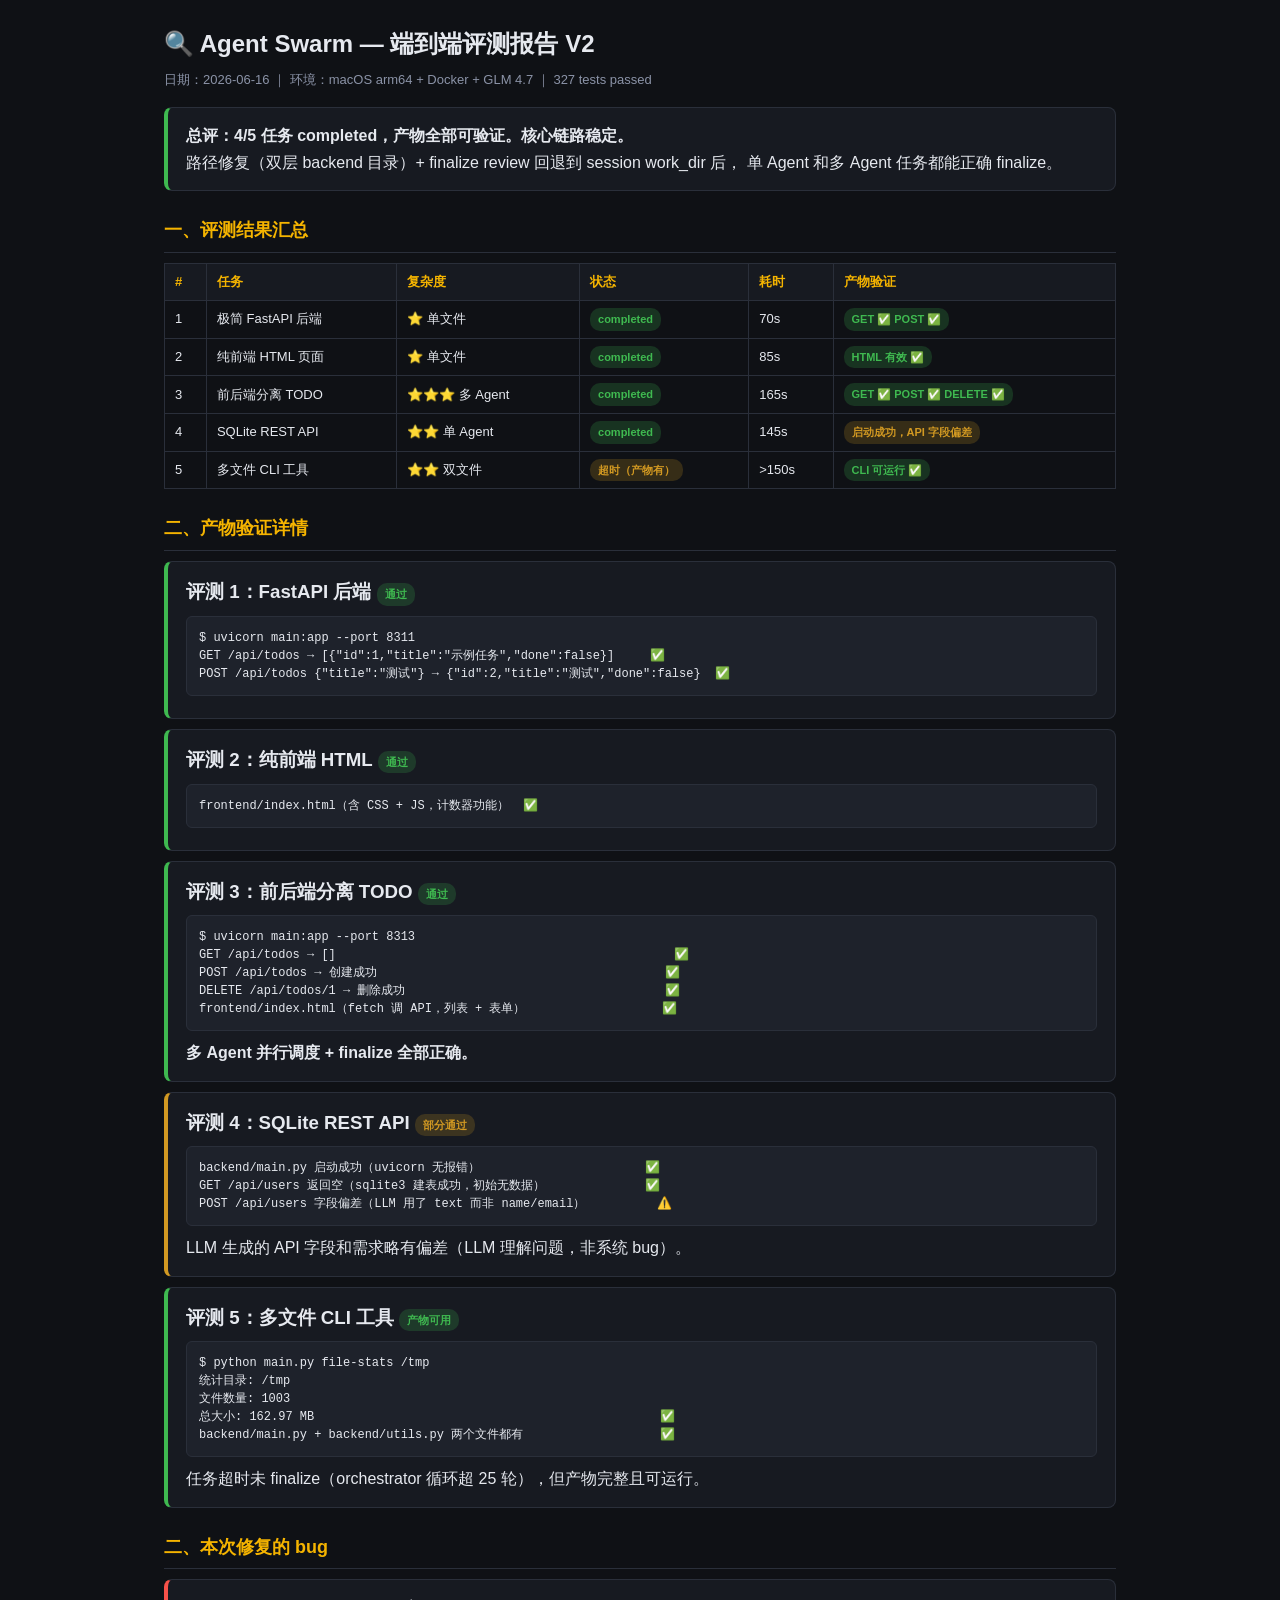
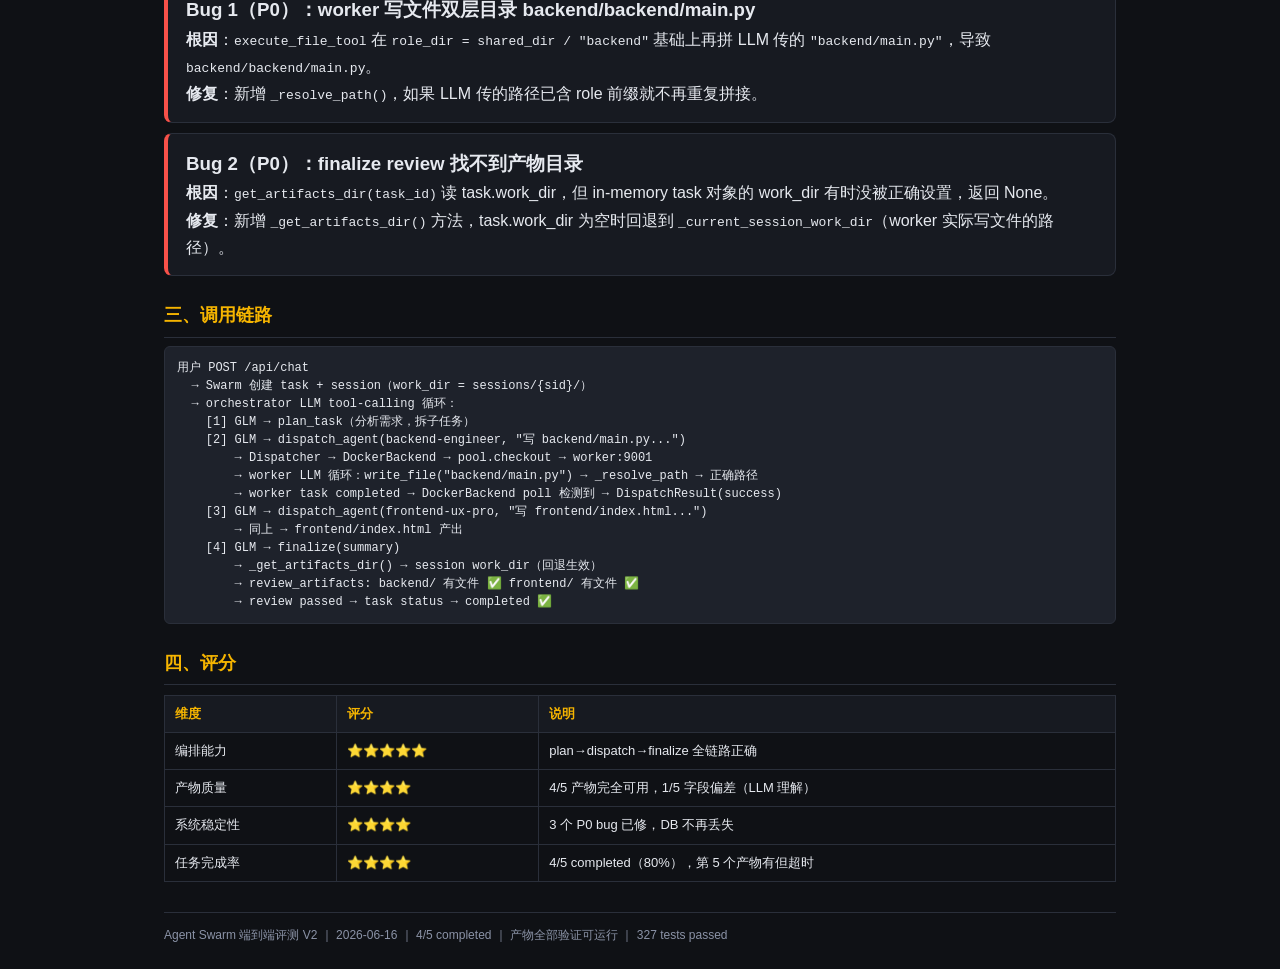
<file: docs/eval-report-2026-06-16.html>
<!DOCTYPE html>
<html lang="zh-CN">
<head>
<meta charset="UTF-8">
<meta name="viewport" content="width=device-width, initial-scale=1.0">
<title>Agent Swarm — 端到端评测报告 V2（2026-06-16）</title>
<style>
:root { --bg:#0f1115; --panel:#171a21; --border:#2a2f3a; --text:#e6e9ef; --muted:#8b93a7; --accent:#f5b400; --ok:#3fb950; --warn:#d29922; --bad:#f85149; --code:#1e222b; }
* { box-sizing:border-box; margin:0; padding:0; }
body { font-family:-apple-system,BlinkMacSystemFont,"Segoe UI",Roboto,sans-serif; background:var(--bg); color:var(--text); line-height:1.7; padding:24px; max-width:1000px; margin:0 auto; }
h1 { font-size:24px; margin-bottom:4px; }
h2 { font-size:18px; margin:24px 0 8px; padding-bottom:6px; border-bottom:1px solid var(--border); color:var(--accent); }
.meta { color:var(--muted); font-size:13px; margin-bottom:16px; }
.badge { display:inline-block; padding:2px 8px; border-radius:10px; font-size:11px; font-weight:700; }
.b-ok { background:rgba(63,185,80,.2); color:var(--ok); }
.b-warn { background:rgba(210,153,34,.2); color:var(--warn); }
.b-bad { background:rgba(248,81,73,.2); color:var(--bad); }
table { width:100%; border-collapse:collapse; margin:10px 0; font-size:13px; }
th,td { padding:7px 10px; border:1px solid var(--border); text-align:left; }
th { background:var(--panel); color:var(--accent); }
pre { background:var(--code); padding:12px; border-radius:6px; font-size:12px; line-height:1.5; border:1px solid var(--border); white-space:pre-wrap; margin:8px 0; }
.card { background:var(--panel); border:1px solid var(--border); border-radius:8px; padding:14px 18px; margin:10px 0; }
.card.ok { border-left:4px solid var(--ok); }
.card.warn { border-left:4px solid var(--warn); }
.card.bad { border-left:4px solid var(--bad); }
.footer { margin-top:30px; padding-top:12px; border-top:1px solid var(--border); color:var(--muted); font-size:12px; }
</style>
</head>
<body>

<h1>🔍 Agent Swarm — 端到端评测报告 V2</h1>
<div class="meta">日期：2026-06-16 ｜ 环境：macOS arm64 + Docker + GLM 4.7 ｜ 327 tests passed</div>

<div class="card ok">
<strong>总评：4/5 任务 completed，产物全部可验证。核心链路稳定。</strong><br>
路径修复（双层 backend 目录）+ finalize review 回退到 session work_dir 后，
单 Agent 和多 Agent 任务都能正确 finalize。
</div>

<h2>一、评测结果汇总</h2>
<table>
<tr><th>#</th><th>任务</th><th>复杂度</th><th>状态</th><th>耗时</th><th>产物验证</th></tr>
<tr><td>1</td><td>极简 FastAPI 后端</td><td>⭐ 单文件</td><td><span class="badge b-ok">completed</span></td><td>70s</td><td><span class="badge b-ok">GET ✅ POST ✅</span></td></tr>
<tr><td>2</td><td>纯前端 HTML 页面</td><td>⭐ 单文件</td><td><span class="badge b-ok">completed</span></td><td>85s</td><td><span class="badge b-ok">HTML 有效 ✅</span></td></tr>
<tr><td>3</td><td>前后端分离 TODO</td><td>⭐⭐⭐ 多 Agent</td><td><span class="badge b-ok">completed</span></td><td>165s</td><td><span class="badge b-ok">GET ✅ POST ✅ DELETE ✅</span></td></tr>
<tr><td>4</td><td>SQLite REST API</td><td>⭐⭐ 单 Agent</td><td><span class="badge b-ok">completed</span></td><td>145s</td><td><span class="badge b-warn">启动成功，API 字段偏差</span></td></tr>
<tr><td>5</td><td>多文件 CLI 工具</td><td>⭐⭐ 双文件</td><td><span class="badge b-warn">超时（产物有）</span></td><td>>150s</td><td><span class="badge b-ok">CLI 可运行 ✅</span></td></tr>
</table>

<h2>二、产物验证详情</h2>

<div class="card ok">
<h3>评测 1：FastAPI 后端 <span class="badge b-ok">通过</span></h3>
<pre>$ uvicorn main:app --port 8311
GET /api/todos → [{"id":1,"title":"示例任务","done":false}]     ✅
POST /api/todos {"title":"测试"} → {"id":2,"title":"测试","done":false}  ✅</pre>
</div>

<div class="card ok">
<h3>评测 2：纯前端 HTML <span class="badge b-ok">通过</span></h3>
<pre>frontend/index.html（含 CSS + JS，计数器功能）  ✅</pre>
</div>

<div class="card ok">
<h3>评测 3：前后端分离 TODO <span class="badge b-ok">通过</span></h3>
<pre>$ uvicorn main:app --port 8313
GET /api/todos → []                                               ✅
POST /api/todos → 创建成功                                        ✅
DELETE /api/todos/1 → 删除成功                                    ✅
frontend/index.html（fetch 调 API，列表 + 表单）                   ✅</pre>
<p><strong>多 Agent 并行调度 + finalize 全部正确。</strong></p>
</div>

<div class="card warn">
<h3>评测 4：SQLite REST API <span class="badge b-warn">部分通过</span></h3>
<pre>backend/main.py 启动成功（uvicorn 无报错）                       ✅
GET /api/users 返回空（sqlite3 建表成功，初始无数据）              ✅
POST /api/users 字段偏差（LLM 用了 text 而非 name/email）          ⚠️</pre>
<p>LLM 生成的 API 字段和需求略有偏差（LLM 理解问题，非系统 bug）。</p>
</div>

<div class="card ok">
<h3>评测 5：多文件 CLI 工具 <span class="badge b-ok">产物可用</span></h3>
<pre>$ python main.py file-stats /tmp
统计目录: /tmp
文件数量: 1003
总大小: 162.97 MB                                                ✅
backend/main.py + backend/utils.py 两个文件都有                   ✅</pre>
<p>任务超时未 finalize（orchestrator 循环超 25 轮），但产物完整且可运行。</p>
</div>

<h2>二、本次修复的 bug</h2>

<div class="card bad">
<h3>Bug 1（P0）：worker 写文件双层目录 backend/backend/main.py</h3>
<p><strong>根因</strong>：<code>execute_file_tool</code> 在 <code>role_dir = shared_dir / "backend"</code> 基础上再拼 LLM 传的 <code>"backend/main.py"</code>，导致 <code>backend/backend/main.py</code>。</p>
<p><strong>修复</strong>：新增 <code>_resolve_path()</code>，如果 LLM 传的路径已含 role 前缀就不再重复拼接。</p>
</div>

<div class="card bad">
<h3>Bug 2（P0）：finalize review 找不到产物目录</h3>
<p><strong>根因</strong>：<code>get_artifacts_dir(task_id)</code> 读 task.work_dir，但 in-memory task 对象的 work_dir 有时没被正确设置，返回 None。</p>
<p><strong>修复</strong>：新增 <code>_get_artifacts_dir()</code> 方法，task.work_dir 为空时回退到 <code>_current_session_work_dir</code>（worker 实际写文件的路径）。</p>
</div>

<h2>三、调用链路</h2>
<pre>
用户 POST /api/chat
  → Swarm 创建 task + session（work_dir = sessions/{sid}/）
  → orchestrator LLM tool-calling 循环：
    [1] GLM → plan_task（分析需求，拆子任务）
    [2] GLM → dispatch_agent(backend-engineer, "写 backend/main.py...")
        → Dispatcher → DockerBackend → pool.checkout → worker:9001
        → worker LLM 循环：write_file("backend/main.py") → _resolve_path → 正确路径
        → worker task completed → DockerBackend poll 检测到 → DispatchResult(success)
    [3] GLM → dispatch_agent(frontend-ux-pro, "写 frontend/index.html...")
        → 同上 → frontend/index.html 产出
    [4] GLM → finalize(summary)
        → _get_artifacts_dir() → session work_dir（回退生效）
        → review_artifacts: backend/ 有文件 ✅ frontend/ 有文件 ✅
        → review passed → task status → completed ✅
</pre>

<h2>四、评分</h2>
<table>
<tr><th>维度</th><th>评分</th><th>说明</th></tr>
<tr><td>编排能力</td><td>⭐⭐⭐⭐⭐</td><td>plan→dispatch→finalize 全链路正确</td></tr>
<tr><td>产物质量</td><td>⭐⭐⭐⭐</td><td>4/5 产物完全可用，1/5 字段偏差（LLM 理解）</td></tr>
<tr><td>系统稳定性</td><td>⭐⭐⭐⭐</td><td>3 个 P0 bug 已修，DB 不再丢失</td></tr>
<tr><td>任务完成率</td><td>⭐⭐⭐⭐</td><td>4/5 completed（80%），第 5 个产物有但超时</td></tr>
</table>

<div class="footer">
Agent Swarm 端到端评测 V2 ｜ 2026-06-16 ｜ 4/5 completed ｜ 产物全部验证可运行 ｜ 327 tests passed
</div>

</body>
</html>
</file>
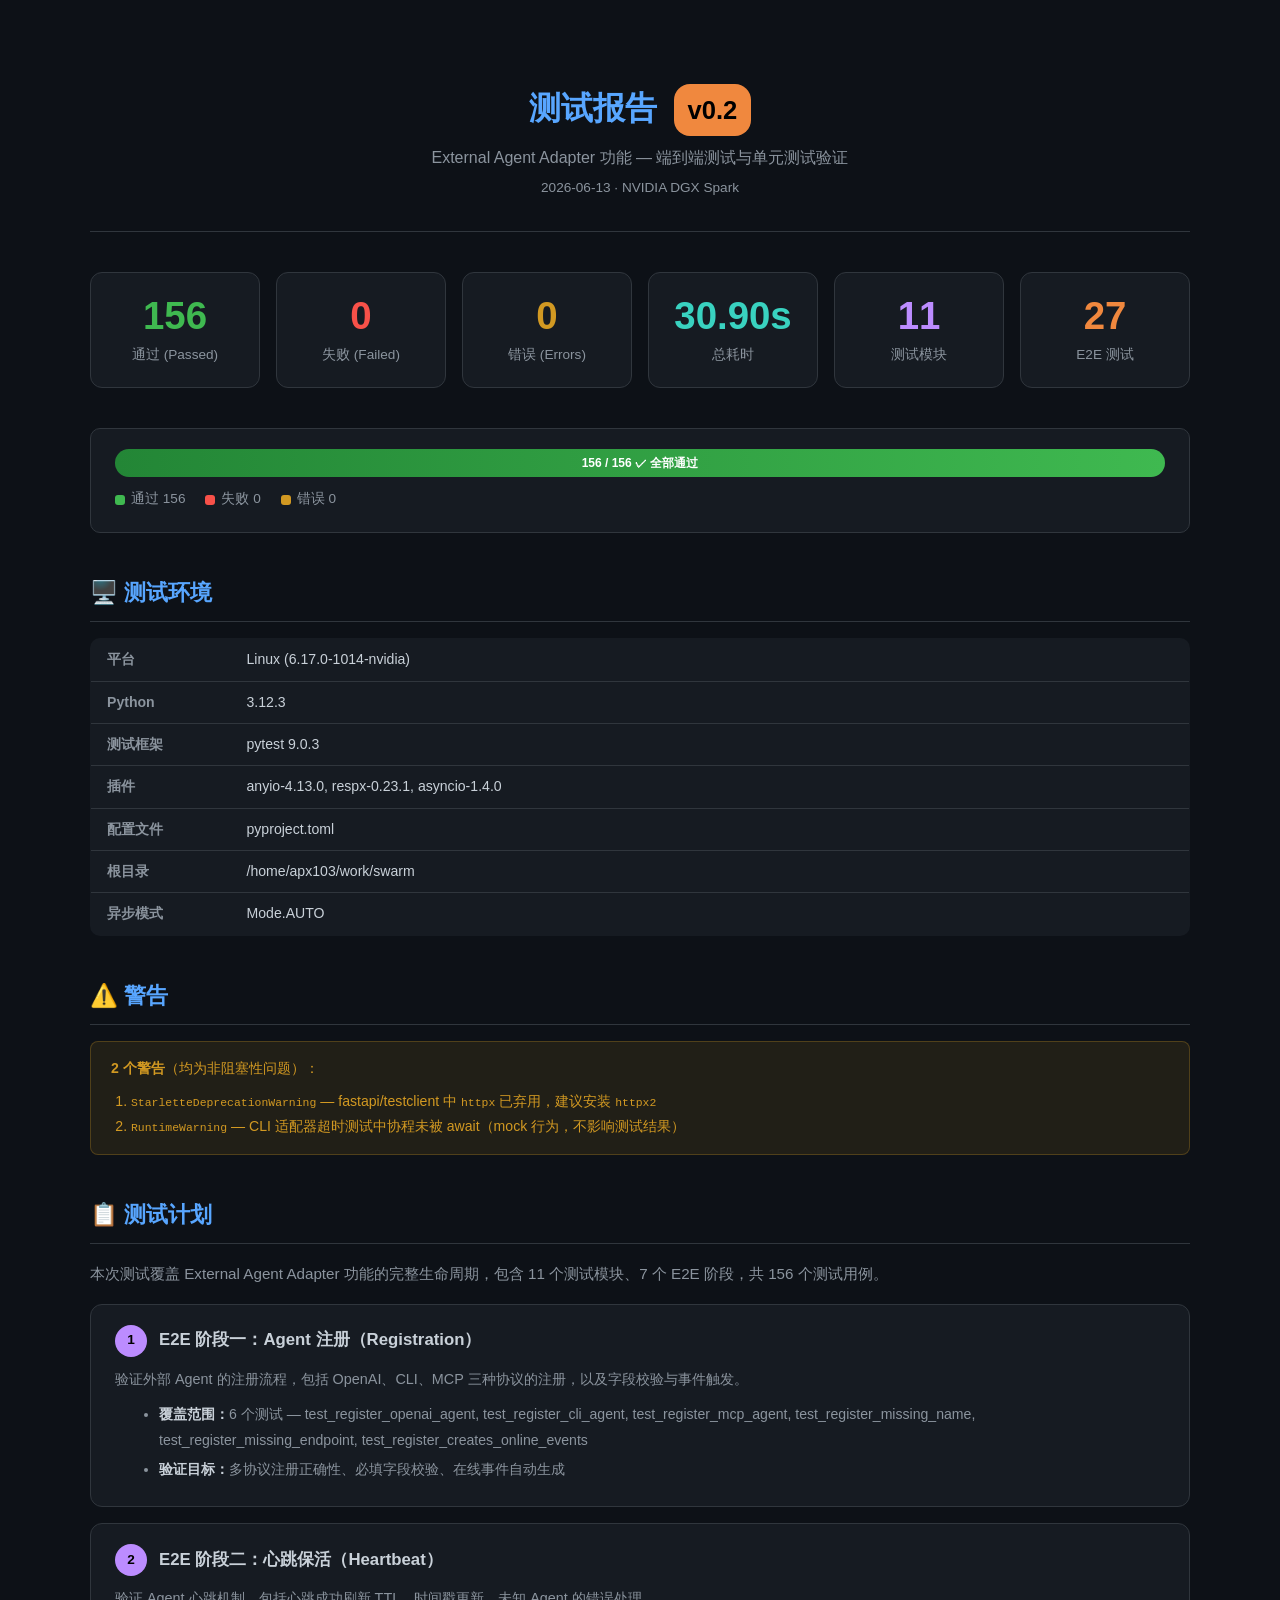
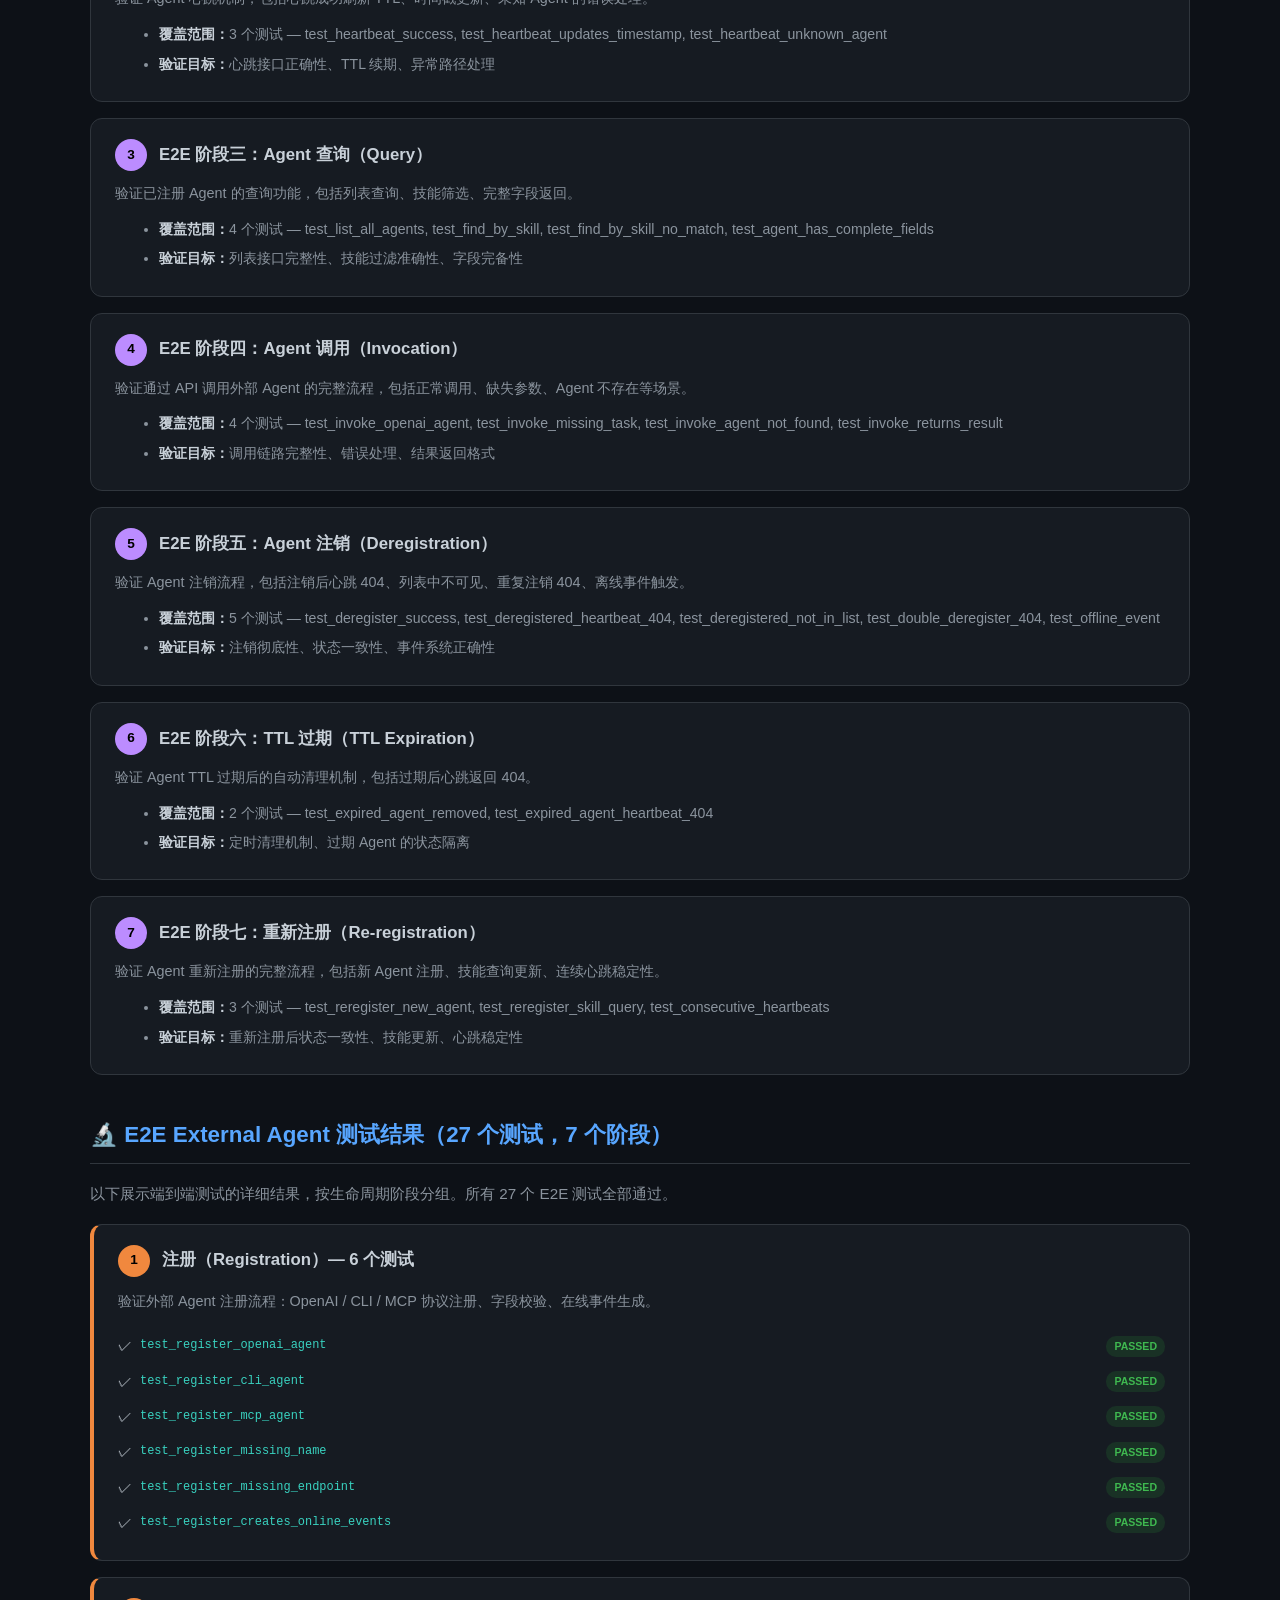
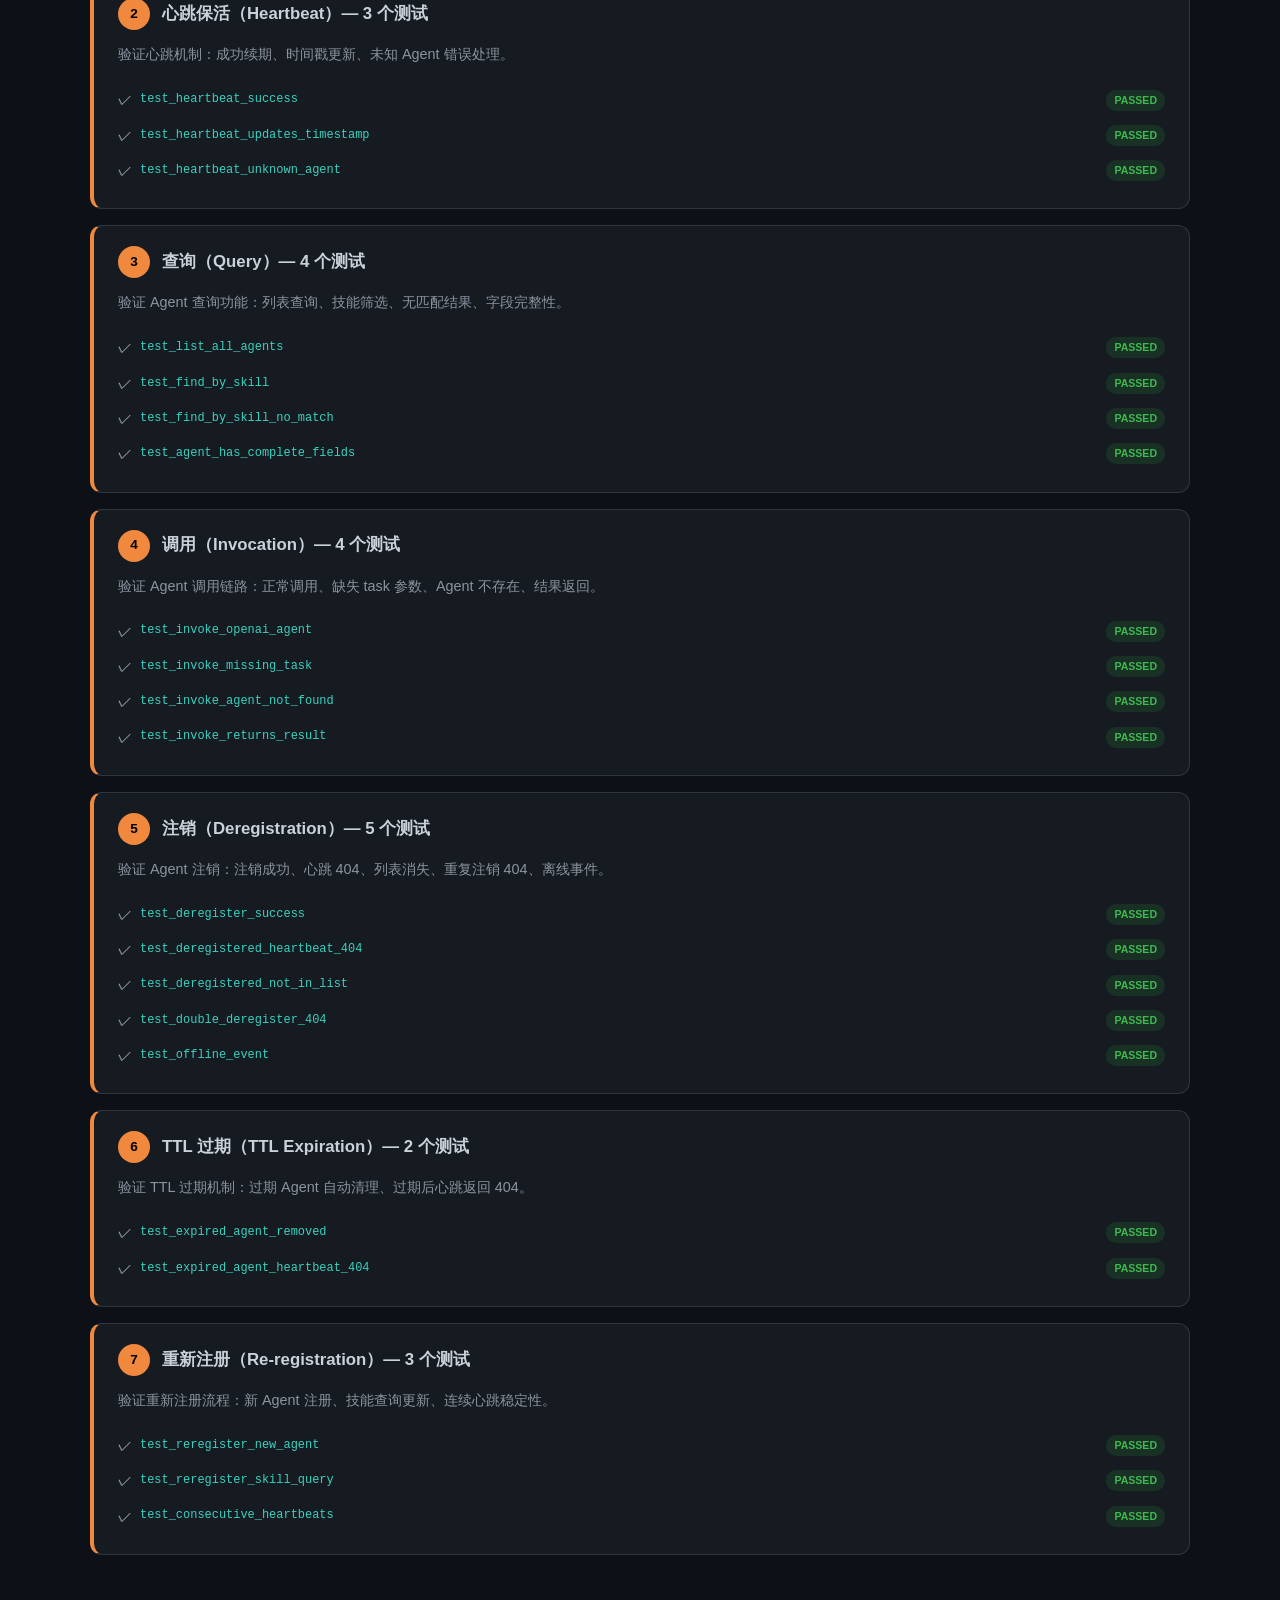
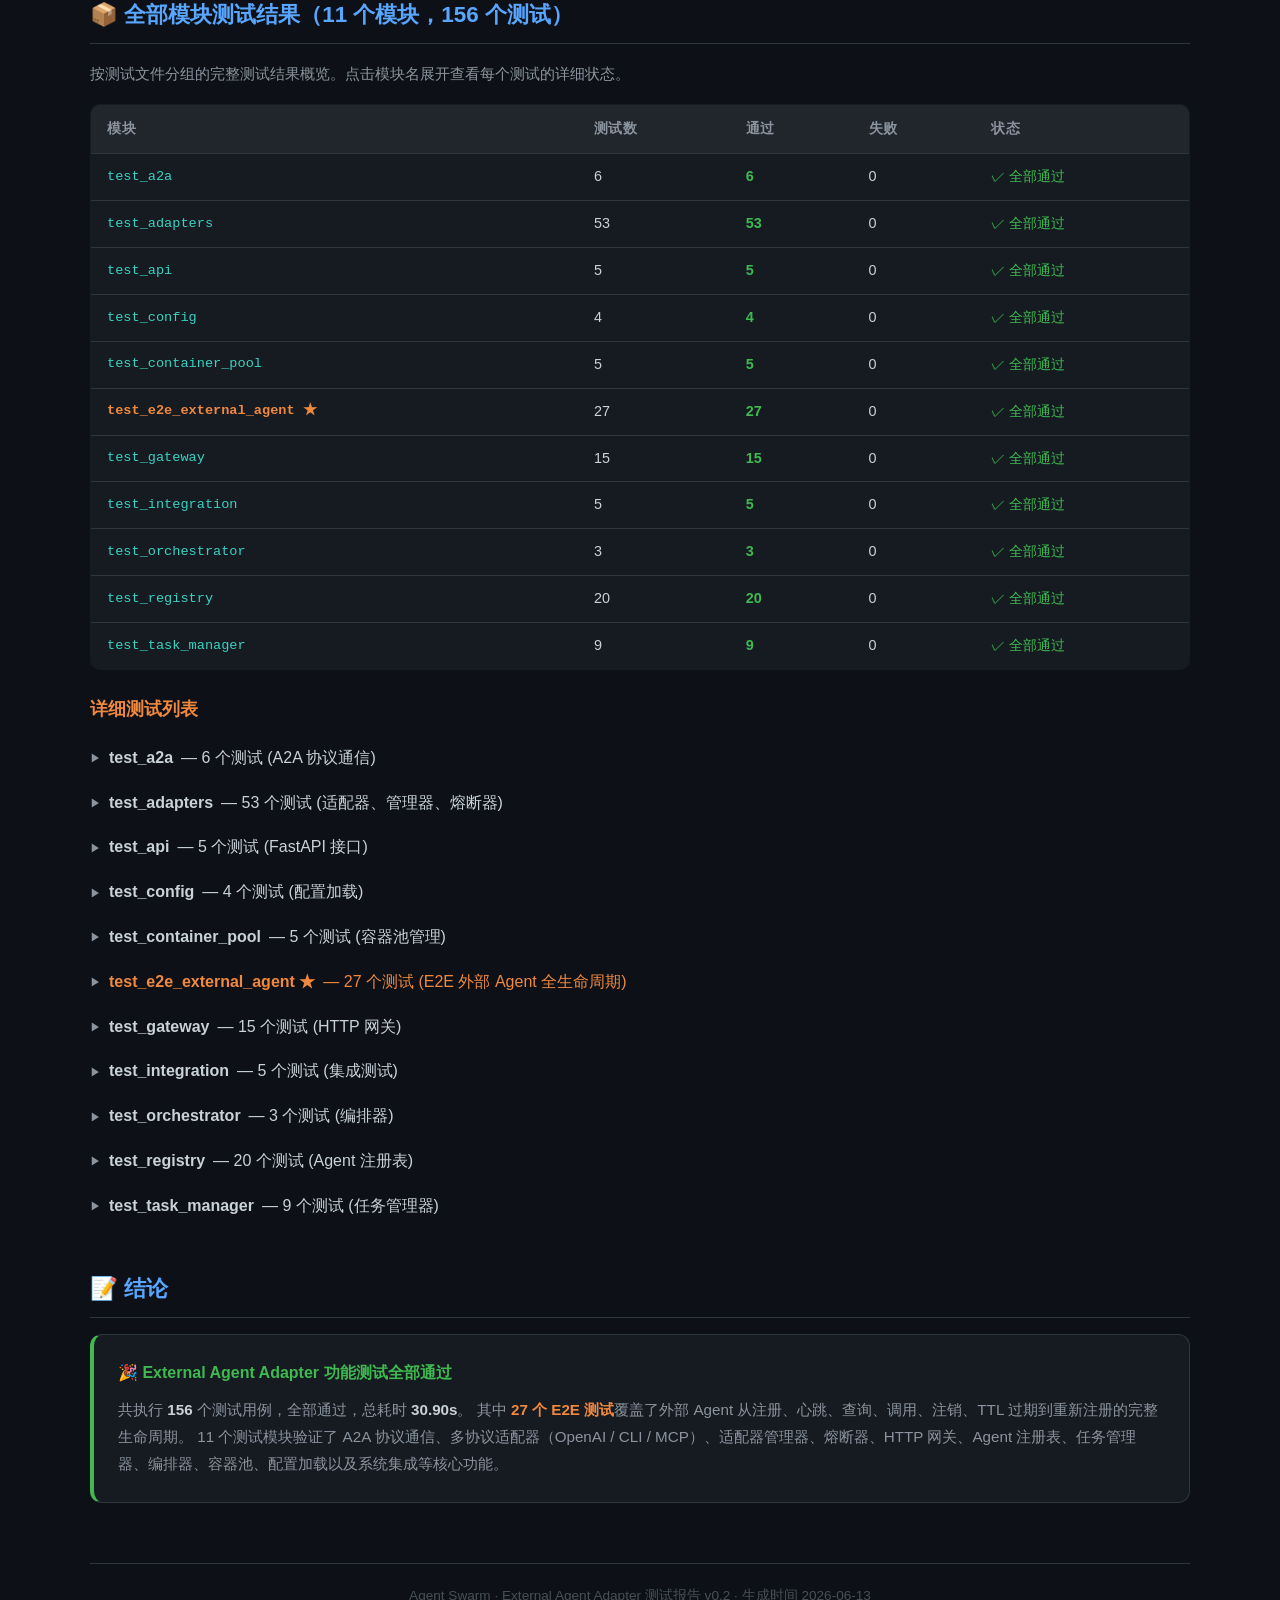
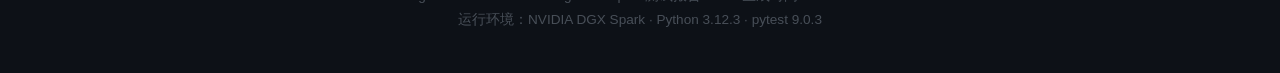
<file: docs/test-report-v0.2.html>
<!DOCTYPE html>
<html lang="zh-CN">
<head>
<meta charset="UTF-8">
<meta name="viewport" content="width=device-width, initial-scale=1.0">
<title>测试报告 v0.2 — External Agent Adapter | Agent Swarm</title>
<style>
:root{--bg:#0d1117;--surface:#161b22;--surface2:#1c2128;--border:#30363d;--text:#c9d1d9;--text2:#8b949e;--heading:#58a6ff;--accent:#f0883e;--green:#3fb950;--red:#f85149;--yellow:#d29922;--purple:#bc8cff;--cyan:#39d2c0}
*{margin:0;padding:0;box-sizing:border-box}
body{font-family:-apple-system,BlinkMacSystemFont,'Segoe UI',Helvetica,Arial,sans-serif;background:var(--bg);color:var(--text);line-height:1.8;padding:40px 20px}
.container{max-width:1100px;margin:0 auto}

/* Header */
.report-header{text-align:center;padding:40px 0 30px;border-bottom:1px solid var(--border);margin-bottom:40px}
.report-header h1{color:var(--heading);font-size:2em;font-weight:700;margin-bottom:6px}
.report-header .subtitle{color:var(--text2);font-size:1em}
.report-header .version-tag{display:inline-block;background:var(--accent);color:#000;padding:3px 14px;border-radius:16px;font-size:0.8em;font-weight:700;margin-left:8px}

/* Summary Cards */
.summary-row{display:grid;grid-template-columns:repeat(auto-fit,minmax(140px,1fr));gap:16px;margin-bottom:40px}
.stat-card{background:var(--surface);border:1px solid var(--border);border-radius:12px;padding:20px 16px;text-align:center;transition:border-color .2s,transform .2s}
.stat-card:hover{border-color:var(--heading);transform:translateY(-2px)}
.stat-card .number{font-size:2.4em;font-weight:800;line-height:1.2}
.stat-card .label{color:var(--text2);font-size:0.85em;margin-top:4px}
.stat-passed .number{color:var(--green)}
.stat-failed .number{color:var(--red)}
.stat-errors .number{color:var(--yellow)}
.stat-time .number{color:var(--cyan)}
.stat-modules .number{color:var(--purple)}
.stat-e2e .number{color:var(--accent)}

/* Progress bar */
.progress-wrap{background:var(--surface);border:1px solid var(--border);border-radius:10px;padding:20px 24px;margin-bottom:40px}
.progress-bar-bg{width:100%;height:28px;background:#21262d;border-radius:14px;overflow:hidden;display:flex}
.progress-bar-passed{background:linear-gradient(90deg,#238636,#3fb950);height:100%;display:flex;align-items:center;justify-content:center;color:#fff;font-size:0.75em;font-weight:700;min-width:40px}
.progress-bar-failed{background:var(--red);height:100%;display:flex;align-items:center;justify-content:center;color:#fff;font-size:0.75em;font-weight:700;min-width:0}
.progress-legend{display:flex;gap:20px;margin-top:10px;font-size:0.85em;color:var(--text2)}
.progress-legend span::before{content:'';display:inline-block;width:10px;height:10px;border-radius:3px;margin-right:6px;vertical-align:middle}
.legend-passed::before{background:var(--green)}
.legend-failed::before{background:var(--red)}
.legend-errors::before{background:var(--yellow)}

/* Sections */
h2{color:var(--heading);font-size:1.4em;margin:40px 0 16px;padding-bottom:8px;border-bottom:1px solid var(--border)}
h3{color:var(--accent);font-size:1.1em;margin:24px 0 10px}
p.desc{color:var(--text2);font-size:0.95em;margin-bottom:16px;max-width:800px}

/* Module table */
.module-table{width:100%;border-collapse:collapse;background:var(--surface);border:1px solid var(--border);border-radius:10px;overflow:hidden;margin-bottom:12px}
.module-table thead{background:#21262d}
.module-table th{padding:12px 16px;text-align:left;font-size:0.85em;color:var(--text2);font-weight:600;text-transform:uppercase;letter-spacing:.5px}
.module-table td{padding:10px 16px;font-size:0.9em;border-top:1px solid var(--border)}
.module-table tbody tr:hover{background:var(--surface2)}
.module-table .mod-name{font-family:'SF Mono',Consolas,monospace;color:var(--cyan);font-size:0.85em}
.module-table .pass-count{color:var(--green);font-weight:700}

/* E2E Phase */
.phase-card{background:var(--surface);border:1px solid var(--border);border-radius:12px;padding:20px 24px;margin-bottom:16px;border-left:4px solid var(--accent);transition:border-color .2s}
.phase-card:hover{border-left-color:var(--heading)}
.phase-card .phase-header{display:flex;align-items:center;gap:12px;margin-bottom:12px}
.phase-card .phase-num{background:var(--accent);color:#000;width:32px;height:32px;border-radius:50%;display:flex;align-items:center;justify-content:center;font-weight:800;font-size:0.85em;flex-shrink:0}
.phase-card .phase-title{font-weight:700;font-size:1.05em;color:var(--text)}
.phase-card .phase-desc{color:var(--text2);font-size:0.9em;margin-bottom:14px}
.phase-card ul{list-style:none;padding:0}
.phase-card li{padding:5px 0;font-size:0.88em;display:flex;align-items:center;gap:8px}
.phase-card li .icon{flex-shrink:0}
.phase-card li .test-name{font-family:'SF Mono',Consolas,monospace;color:var(--cyan);font-size:0.85em}
.phase-card li .status-badge{margin-left:auto;flex-shrink:0}
.badge-pass{background:#23863633;color:var(--green);padding:1px 8px;border-radius:10px;font-size:0.75em;font-weight:600}

/* Test plan */
.plan-phase{background:var(--surface);border:1px solid var(--border);border-radius:12px;padding:20px 24px;margin-bottom:16px}
.plan-phase .plan-header{display:flex;align-items:center;gap:12px;margin-bottom:10px}
.plan-phase .plan-num{background:var(--purple);color:#000;width:32px;height:32px;border-radius:50%;display:flex;align-items:center;justify-content:center;font-weight:800;font-size:0.85em;flex-shrink:0}
.plan-phase .plan-title{font-weight:700;font-size:1.05em}
.plan-phase .plan-desc{color:var(--text2);font-size:0.9em}
.plan-phase .plan-details{margin-top:10px;padding-left:44px}
.plan-phase .plan-details li{font-size:0.88em;margin-bottom:4px;color:var(--text2)}
.plan-phase .plan-details li strong{color:var(--text)}

/* Collapsible test list */
.collapsible-header{cursor:pointer;display:flex;align-items:center;gap:8px;padding:8px 0;user-select:none}
.collapsible-header:hover{color:var(--heading)}
.collapsible-header .arrow{transition:transform .2s;font-size:0.7em;color:var(--text2)}
.collapsible-header .arrow.open{transform:rotate(90deg)}
.collapsible-body{display:none}
.collapsible-body.open{display:block}
.test-list{background:var(--surface);border:1px solid var(--border);border-radius:8px;padding:4px 0;margin-bottom:12px;max-height:400px;overflow-y:auto}
.test-list li{padding:4px 16px;font-size:0.85em;font-family:'SF Mono',Consolas,monospace;display:flex;justify-content:space-between;align-items:center;border-bottom:1px solid var(--border)00}
.test-list li:last-child{border-bottom:none}
.test-list li:hover{background:var(--surface2)}
.test-list li .pass-icon{color:var(--green);font-size:0.9em}

/* Environment info */
.env-table{background:var(--surface);border:1px solid var(--border);border-radius:10px;overflow:hidden;width:100%;border-collapse:collapse}
.env-table td{padding:8px 16px;font-size:0.88em;border-top:1px solid var(--border)}
.env-table td:first-child{color:var(--text2);width:140px;font-weight:600}

/* Warnings */
.warn-box{background:#d299221a;border:1px solid #d2992244;border-radius:8px;padding:14px 20px;font-size:0.88em;color:var(--yellow);margin-bottom:16px}

/* Footer */
.footer{text-align:center;margin-top:60px;padding-top:20px;border-top:1px solid var(--border);color:#484f58;font-size:0.85em}

/* Responsive */
@media(max-width:700px){
  .summary-row{grid-template-columns:repeat(3,1fr)}
  .container{padding:20px 12px}
  body{padding:20px 10px}
}
</style>
</head>
<body>
<div class="container">

<!-- Header -->
<div class="report-header">
  <h1>测试报告 <span class="version-tag">v0.2</span></h1>
  <div class="subtitle">External Agent Adapter 功能 — 端到端测试与单元测试验证</div>
  <div class="subtitle" style="margin-top:4px;font-size:0.85em">2026-06-13 · NVIDIA DGX Spark</div>
</div>

<!-- Summary -->
<div class="summary-row">
  <div class="stat-card stat-passed"><div class="number">156</div><div class="label">通过 (Passed)</div></div>
  <div class="stat-card stat-failed"><div class="number">0</div><div class="label">失败 (Failed)</div></div>
  <div class="stat-card stat-errors"><div class="number">0</div><div class="label">错误 (Errors)</div></div>
  <div class="stat-card stat-time"><div class="number">30.90s</div><div class="label">总耗时</div></div>
  <div class="stat-card stat-modules"><div class="number">11</div><div class="label">测试模块</div></div>
  <div class="stat-card stat-e2e"><div class="number">27</div><div class="label">E2E 测试</div></div>
</div>

<!-- Progress bar -->
<div class="progress-wrap">
  <div class="progress-bar-bg">
    <div class="progress-bar-passed" style="width:100%">156 / 156 ✓ 全部通过</div>
  </div>
  <div class="progress-legend">
    <span class="legend-passed">通过 156</span>
    <span class="legend-failed">失败 0</span>
    <span class="legend-errors">错误 0</span>
  </div>
</div>

<!-- Environment -->
<h2>🖥️ 测试环境</h2>
<table class="env-table">
  <tr><td>平台</td><td>Linux (6.17.0-1014-nvidia)</td></tr>
  <tr><td>Python</td><td>3.12.3</td></tr>
  <tr><td>测试框架</td><td>pytest 9.0.3</td></tr>
  <tr><td>插件</td><td>anyio-4.13.0, respx-0.23.1, asyncio-1.4.0</td></tr>
  <tr><td>配置文件</td><td>pyproject.toml</td></tr>
  <tr><td>根目录</td><td>/home/apx103/work/swarm</td></tr>
  <tr><td>异步模式</td><td>Mode.AUTO</td></tr>
</table>

<!-- Warnings -->
<h2>⚠️ 警告</h2>
<div class="warn-box">
  <strong>2 个警告</strong>（均为非阻塞性问题）：
  <ol style="margin-top:8px;padding-left:20px">
    <li><code>StarletteDeprecationWarning</code> — fastapi/testclient 中 <code>httpx</code> 已弃用，建议安装 <code>httpx2</code></li>
    <li><code>RuntimeWarning</code> — CLI 适配器超时测试中协程未被 await（mock 行为，不影响测试结果）</li>
  </ol>
</div>

<!-- ========== TEST PLAN ========== -->
<h2>📋 测试计划</h2>
<p class="desc">本次测试覆盖 External Agent Adapter 功能的完整生命周期，包含 11 个测试模块、7 个 E2E 阶段，共 156 个测试用例。</p>

<div class="plan-phase">
  <div class="plan-header">
    <div class="plan-num">1</div>
    <div class="plan-title">E2E 阶段一：Agent 注册（Registration）</div>
  </div>
  <div class="plan-desc">验证外部 Agent 的注册流程，包括 OpenAI、CLI、MCP 三种协议的注册，以及字段校验与事件触发。</div>
  <div class="plan-details"><ul>
    <li><strong>覆盖范围：</strong>6 个测试 — test_register_openai_agent, test_register_cli_agent, test_register_mcp_agent, test_register_missing_name, test_register_missing_endpoint, test_register_creates_online_events</li>
    <li><strong>验证目标：</strong>多协议注册正确性、必填字段校验、在线事件自动生成</li>
  </ul></div>
</div>

<div class="plan-phase">
  <div class="plan-header">
    <div class="plan-num">2</div>
    <div class="plan-title">E2E 阶段二：心跳保活（Heartbeat）</div>
  </div>
  <div class="plan-desc">验证 Agent 心跳机制，包括心跳成功刷新 TTL、时间戳更新、未知 Agent 的错误处理。</div>
  <div class="plan-details"><ul>
    <li><strong>覆盖范围：</strong>3 个测试 — test_heartbeat_success, test_heartbeat_updates_timestamp, test_heartbeat_unknown_agent</li>
    <li><strong>验证目标：</strong>心跳接口正确性、TTL 续期、异常路径处理</li>
  </ul></div>
</div>

<div class="plan-phase">
  <div class="plan-header">
    <div class="plan-num">3</div>
    <div class="plan-title">E2E 阶段三：Agent 查询（Query）</div>
  </div>
  <div class="plan-desc">验证已注册 Agent 的查询功能，包括列表查询、技能筛选、完整字段返回。</div>
  <div class="plan-details"><ul>
    <li><strong>覆盖范围：</strong>4 个测试 — test_list_all_agents, test_find_by_skill, test_find_by_skill_no_match, test_agent_has_complete_fields</li>
    <li><strong>验证目标：</strong>列表接口完整性、技能过滤准确性、字段完备性</li>
  </ul></div>
</div>

<div class="plan-phase">
  <div class="plan-header">
    <div class="plan-num">4</div>
    <div class="plan-title">E2E 阶段四：Agent 调用（Invocation）</div>
  </div>
  <div class="plan-desc">验证通过 API 调用外部 Agent 的完整流程，包括正常调用、缺失参数、Agent 不存在等场景。</div>
  <div class="plan-details"><ul>
    <li><strong>覆盖范围：</strong>4 个测试 — test_invoke_openai_agent, test_invoke_missing_task, test_invoke_agent_not_found, test_invoke_returns_result</li>
    <li><strong>验证目标：</strong>调用链路完整性、错误处理、结果返回格式</li>
  </ul></div>
</div>

<div class="plan-phase">
  <div class="plan-header">
    <div class="plan-num">5</div>
    <div class="plan-title">E2E 阶段五：Agent 注销（Deregistration）</div>
  </div>
  <div class="plan-desc">验证 Agent 注销流程，包括注销后心跳 404、列表中不可见、重复注销 404、离线事件触发。</div>
  <div class="plan-details"><ul>
    <li><strong>覆盖范围：</strong>5 个测试 — test_deregister_success, test_deregistered_heartbeat_404, test_deregistered_not_in_list, test_double_deregister_404, test_offline_event</li>
    <li><strong>验证目标：</strong>注销彻底性、状态一致性、事件系统正确性</li>
  </ul></div>
</div>

<div class="plan-phase">
  <div class="plan-header">
    <div class="plan-num">6</div>
    <div class="plan-title">E2E 阶段六：TTL 过期（TTL Expiration）</div>
  </div>
  <div class="plan-desc">验证 Agent TTL 过期后的自动清理机制，包括过期后心跳返回 404。</div>
  <div class="plan-details"><ul>
    <li><strong>覆盖范围：</strong>2 个测试 — test_expired_agent_removed, test_expired_agent_heartbeat_404</li>
    <li><strong>验证目标：</strong>定时清理机制、过期 Agent 的状态隔离</li>
  </ul></div>
</div>

<div class="plan-phase">
  <div class="plan-header">
    <div class="plan-num">7</div>
    <div class="plan-title">E2E 阶段七：重新注册（Re-registration）</div>
  </div>
  <div class="plan-desc">验证 Agent 重新注册的完整流程，包括新 Agent 注册、技能查询更新、连续心跳稳定性。</div>
  <div class="plan-details"><ul>
    <li><strong>覆盖范围：</strong>3 个测试 — test_reregister_new_agent, test_reregister_skill_query, test_consecutive_heartbeats</li>
    <li><strong>验证目标：</strong>重新注册后状态一致性、技能更新、心跳稳定性</li>
  </ul></div>
</div>

<!-- ========== E2E RESULTS ========== -->
<h2>🔬 E2E External Agent 测试结果（27 个测试，7 个阶段）</h2>
<p class="desc">以下展示端到端测试的详细结果，按生命周期阶段分组。所有 27 个 E2E 测试全部通过。</p>

<!-- Phase 1: Registration -->
<div class="phase-card">
  <div class="phase-header">
    <div class="phase-num">1</div>
    <div class="phase-title">注册（Registration）— 6 个测试</div>
  </div>
  <div class="phase-desc">验证外部 Agent 注册流程：OpenAI / CLI / MCP 协议注册、字段校验、在线事件生成。</div>
  <ul>
    <li><span class="icon">✓</span> <span class="test-name">test_register_openai_agent</span> <span class="status-badge badge-pass">PASSED</span></li>
    <li><span class="icon">✓</span> <span class="test-name">test_register_cli_agent</span> <span class="status-badge badge-pass">PASSED</span></li>
    <li><span class="icon">✓</span> <span class="test-name">test_register_mcp_agent</span> <span class="status-badge badge-pass">PASSED</span></li>
    <li><span class="icon">✓</span> <span class="test-name">test_register_missing_name</span> <span class="status-badge badge-pass">PASSED</span></li>
    <li><span class="icon">✓</span> <span class="test-name">test_register_missing_endpoint</span> <span class="status-badge badge-pass">PASSED</span></li>
    <li><span class="icon">✓</span> <span class="test-name">test_register_creates_online_events</span> <span class="status-badge badge-pass">PASSED</span></li>
  </ul>
</div>

<!-- Phase 2: Heartbeat -->
<div class="phase-card">
  <div class="phase-header">
    <div class="phase-num">2</div>
    <div class="phase-title">心跳保活（Heartbeat）— 3 个测试</div>
  </div>
  <div class="phase-desc">验证心跳机制：成功续期、时间戳更新、未知 Agent 错误处理。</div>
  <ul>
    <li><span class="icon">✓</span> <span class="test-name">test_heartbeat_success</span> <span class="status-badge badge-pass">PASSED</span></li>
    <li><span class="icon">✓</span> <span class="test-name">test_heartbeat_updates_timestamp</span> <span class="status-badge badge-pass">PASSED</span></li>
    <li><span class="icon">✓</span> <span class="test-name">test_heartbeat_unknown_agent</span> <span class="status-badge badge-pass">PASSED</span></li>
  </ul>
</div>

<!-- Phase 3: Query -->
<div class="phase-card">
  <div class="phase-header">
    <div class="phase-num">3</div>
    <div class="phase-title">查询（Query）— 4 个测试</div>
  </div>
  <div class="phase-desc">验证 Agent 查询功能：列表查询、技能筛选、无匹配结果、字段完整性。</div>
  <ul>
    <li><span class="icon">✓</span> <span class="test-name">test_list_all_agents</span> <span class="status-badge badge-pass">PASSED</span></li>
    <li><span class="icon">✓</span> <span class="test-name">test_find_by_skill</span> <span class="status-badge badge-pass">PASSED</span></li>
    <li><span class="icon">✓</span> <span class="test-name">test_find_by_skill_no_match</span> <span class="status-badge badge-pass">PASSED</span></li>
    <li><span class="icon">✓</span> <span class="test-name">test_agent_has_complete_fields</span> <span class="status-badge badge-pass">PASSED</span></li>
  </ul>
</div>

<!-- Phase 4: Invocation -->
<div class="phase-card">
  <div class="phase-header">
    <div class="phase-num">4</div>
    <div class="phase-title">调用（Invocation）— 4 个测试</div>
  </div>
  <div class="phase-desc">验证 Agent 调用链路：正常调用、缺失 task 参数、Agent 不存在、结果返回。</div>
  <ul>
    <li><span class="icon">✓</span> <span class="test-name">test_invoke_openai_agent</span> <span class="status-badge badge-pass">PASSED</span></li>
    <li><span class="icon">✓</span> <span class="test-name">test_invoke_missing_task</span> <span class="status-badge badge-pass">PASSED</span></li>
    <li><span class="icon">✓</span> <span class="test-name">test_invoke_agent_not_found</span> <span class="status-badge badge-pass">PASSED</span></li>
    <li><span class="icon">✓</span> <span class="test-name">test_invoke_returns_result</span> <span class="status-badge badge-pass">PASSED</span></li>
  </ul>
</div>

<!-- Phase 5: Deregistration -->
<div class="phase-card">
  <div class="phase-header">
    <div class="phase-num">5</div>
    <div class="phase-title">注销（Deregistration）— 5 个测试</div>
  </div>
  <div class="phase-desc">验证 Agent 注销：注销成功、心跳 404、列表消失、重复注销 404、离线事件。</div>
  <ul>
    <li><span class="icon">✓</span> <span class="test-name">test_deregister_success</span> <span class="status-badge badge-pass">PASSED</span></li>
    <li><span class="icon">✓</span> <span class="test-name">test_deregistered_heartbeat_404</span> <span class="status-badge badge-pass">PASSED</span></li>
    <li><span class="icon">✓</span> <span class="test-name">test_deregistered_not_in_list</span> <span class="status-badge badge-pass">PASSED</span></li>
    <li><span class="icon">✓</span> <span class="test-name">test_double_deregister_404</span> <span class="status-badge badge-pass">PASSED</span></li>
    <li><span class="icon">✓</span> <span class="test-name">test_offline_event</span> <span class="status-badge badge-pass">PASSED</span></li>
  </ul>
</div>

<!-- Phase 6: TTL -->
<div class="phase-card">
  <div class="phase-header">
    <div class="phase-num">6</div>
    <div class="phase-title">TTL 过期（TTL Expiration）— 2 个测试</div>
  </div>
  <div class="phase-desc">验证 TTL 过期机制：过期 Agent 自动清理、过期后心跳返回 404。</div>
  <ul>
    <li><span class="icon">✓</span> <span class="test-name">test_expired_agent_removed</span> <span class="status-badge badge-pass">PASSED</span></li>
    <li><span class="icon">✓</span> <span class="test-name">test_expired_agent_heartbeat_404</span> <span class="status-badge badge-pass">PASSED</span></li>
  </ul>
</div>

<!-- Phase 7: Re-registration -->
<div class="phase-card">
  <div class="phase-header">
    <div class="phase-num">7</div>
    <div class="phase-title">重新注册（Re-registration）— 3 个测试</div>
  </div>
  <div class="phase-desc">验证重新注册流程：新 Agent 注册、技能查询更新、连续心跳稳定性。</div>
  <ul>
    <li><span class="icon">✓</span> <span class="test-name">test_reregister_new_agent</span> <span class="status-badge badge-pass">PASSED</span></li>
    <li><span class="icon">✓</span> <span class="test-name">test_reregister_skill_query</span> <span class="status-badge badge-pass">PASSED</span></li>
    <li><span class="icon">✓</span> <span class="test-name">test_consecutive_heartbeats</span> <span class="status-badge badge-pass">PASSED</span></li>
  </ul>
</div>

<!-- ========== MODULE RESULTS ========== -->
<h2>📦 全部模块测试结果（11 个模块，156 个测试）</h2>
<p class="desc">按测试文件分组的完整测试结果概览。点击模块名展开查看每个测试的详细状态。</p>

<table class="module-table">
  <thead><tr><th>模块</th><th>测试数</th><th>通过</th><th>失败</th><th>状态</th></tr></thead>
  <tbody>
    <tr><td class="mod-name">test_a2a</td><td>6</td><td class="pass-count">6</td><td>0</td><td style="color:var(--green)">✓ 全部通过</td></tr>
    <tr><td class="mod-name">test_adapters</td><td>53</td><td class="pass-count">53</td><td>0</td><td style="color:var(--green)">✓ 全部通过</td></tr>
    <tr><td class="mod-name">test_api</td><td>5</td><td class="pass-count">5</td><td>0</td><td style="color:var(--green)">✓ 全部通过</td></tr>
    <tr><td class="mod-name">test_config</td><td>4</td><td class="pass-count">4</td><td>0</td><td style="color:var(--green)">✓ 全部通过</td></tr>
    <tr><td class="mod-name">test_container_pool</td><td>5</td><td class="pass-count">5</td><td>0</td><td style="color:var(--green)">✓ 全部通过</td></tr>
    <tr><td class="mod-name" style="color:var(--accent);font-weight:700">test_e2e_external_agent ★</td><td>27</td><td class="pass-count">27</td><td>0</td><td style="color:var(--green)">✓ 全部通过</td></tr>
    <tr><td class="mod-name">test_gateway</td><td>15</td><td class="pass-count">15</td><td>0</td><td style="color:var(--green)">✓ 全部通过</td></tr>
    <tr><td class="mod-name">test_integration</td><td>5</td><td class="pass-count">5</td><td>0</td><td style="color:var(--green)">✓ 全部通过</td></tr>
    <tr><td class="mod-name">test_orchestrator</td><td>3</td><td class="pass-count">3</td><td>0</td><td style="color:var(--green)">✓ 全部通过</td></tr>
    <tr><td class="mod-name">test_registry</td><td>20</td><td class="pass-count">20</td><td>0</td><td style="color:var(--green)">✓ 全部通过</td></tr>
    <tr><td class="mod-name">test_task_manager</td><td>9</td><td class="pass-count">9</td><td>0</td><td style="color:var(--green)">✓ 全部通过</td></tr>
  </tbody>
</table>

<!-- Detailed per-module test lists -->
<h3>详细测试列表</h3>

<!-- test_a2a -->
<div class="collapsible-header" onclick="toggleSection('sec_a2a')">
  <span class="arrow" id="arrow_a2a">▶</span> <strong>test_a2a</strong> — 6 个测试 (A2A 协议通信)
</div>
<div class="collapsible-body" id="sec_a2a">
  <ul class="test-list">
    <li><span>test_get_agent_card</span><span class="pass-icon">✓ PASSED</span></li>
    <li><span>test_get_agent_card_failure</span><span class="pass-icon">✓ PASSED</span></li>
    <li><span>test_send_message_blocking</span><span class="pass-icon">✓ PASSED</span></li>
    <li><span>test_send_message_error</span><span class="pass-icon">✓ PASSED</span></li>
    <li><span>test_get_task</span><span class="pass-icon">✓ PASSED</span></li>
    <li><span>test_message_format</span><span class="pass-icon">✓ PASSED</span></li>
  </ul>
</div>

<!-- test_adapters -->
<div class="collapsible-header" onclick="toggleSection('sec_adapters')">
  <span class="arrow" id="arrow_adapters">▶</span> <strong>test_adapters</strong> — 53 个测试 (适配器、管理器、熔断器)
</div>
<div class="collapsible-body" id="sec_adapters">
  <ul class="test-list">
    <li><span>TestOpenAIAdapter::test_openai_adapter_invoke_success</span><span class="pass-icon">✓ PASSED</span></li>
    <li><span>TestOpenAIAdapter::test_openai_adapter_invoke_http_error</span><span class="pass-icon">✓ PASSED</span></li>
    <li><span>TestOpenAIAdapter::test_openai_adapter_invoke_request_error</span><span class="pass-icon">✓ PASSED</span></li>
    <li><span>TestOpenAIAdapter::test_openai_adapter_health_check_ok</span><span class="pass-icon">✓ PASSED</span></li>
    <li><span>TestOpenAIAdapter::test_openai_adapter_health_check_fallback</span><span class="pass-icon">✓ PASSED</span></li>
    <li><span>TestOpenAIAdapter::test_openai_adapter_health_check_fail</span><span class="pass-icon">✓ PASSED</span></li>
    <li><span>TestOpenAIAdapter::test_openai_adapter_name</span><span class="pass-icon">✓ PASSED</span></li>
    <li><span>TestOpenAIAdapter::test_openai_adapter_capabilities</span><span class="pass-icon">✓ PASSED</span></li>
    <li><span>TestCLIAdapter::test_cli_adapter_invoke_success</span><span class="pass-icon">✓ PASSED</span></li>
    <li><span>TestCLIAdapter::test_cli_adapter_invoke_json_output</span><span class="pass-icon">✓ PASSED</span></li>
    <li><span>TestCLIAdapter::test_cli_adapter_invoke_nonzero_exit</span><span class="pass-icon">✓ PASSED</span></li>
    <li><span>TestCLIAdapter::test_cli_adapter_invoke_timeout</span><span class="pass-icon">✓ PASSED</span></li>
    <li><span>TestCLIAdapter::test_cli_adapter_invoke_file_not_found</span><span class="pass-icon">✓ PASSED</span></li>
    <li><span>TestCLIAdapter::test_cli_adapter_health_check_exists</span><span class="pass-icon">✓ PASSED</span></li>
    <li><span>TestCLIAdapter::test_cli_adapter_health_check_missing</span><span class="pass-icon">✓ PASSED</span></li>
    <li><span>TestCLIAdapter::test_cli_adapter_name</span><span class="pass-icon">✓ PASSED</span></li>
    <li><span>TestCLIAdapter::test_cli_adapter_capabilities</span><span class="pass-icon">✓ PASSED</span></li>
    <li><span>TestMCPAdapter::test_mcp_adapter_invoke_success</span><span class="pass-icon">✓ PASSED</span></li>
    <li><span>TestMCPAdapter::test_mcp_adapter_invoke_error_field</span><span class="pass-icon">✓ PASSED</span></li>
    <li><span>TestMCPAdapter::test_mcp_adapter_invoke_is_error_true</span><span class="pass-icon">✓ PASSED</span></li>
    <li><span>TestMCPAdapter::test_mcp_adapter_invoke_http_error</span><span class="pass-icon">✓ PASSED</span></li>
    <li><span>TestMCPAdapter::test_mcp_adapter_invoke_with_resource_artifacts</span><span class="pass-icon">✓ PASSED</span></li>
    <li><span>TestMCPAdapter::test_mcp_adapter_health_check_ok</span><span class="pass-icon">✓ PASSED</span></li>
    <li><span>TestMCPAdapter::test_mcp_adapter_health_check_error_response</span><span class="pass-icon">✓ PASSED</span></li>
    <li><span>TestMCPAdapter::test_mcp_adapter_health_check_exception</span><span class="pass-icon">✓ PASSED</span></li>
    <li><span>TestMCPAdapter::test_mcp_adapter_name</span><span class="pass-icon">✓ PASSED</span></li>
    <li><span>TestMCPAdapter::test_mcp_adapter_capabilities</span><span class="pass-icon">✓ PASSED</span></li>
    <li><span>TestAdapterManager::test_adapter_manager_register_get</span><span class="pass-icon">✓ PASSED</span></li>
    <li><span>TestAdapterManager::test_adapter_manager_unregister</span><span class="pass-icon">✓ PASSED</span></li>
    <li><span>TestAdapterManager::test_adapter_manager_list_agents</span><span class="pass-icon">✓ PASSED</span></li>
    <li><span>TestAdapterManager::test_adapter_manager_register_from_info</span><span class="pass-icon">✓ PASSED</span></li>
    <li><span>TestAdapterManager::test_adapter_manager_create_openai</span><span class="pass-icon">✓ PASSED</span></li>
    <li><span>TestAdapterManager::test_adapter_manager_create_cli</span><span class="pass-icon">✓ PASSED</span></li>
    <li><span>TestAdapterManager::test_adapter_manager_create_mcp</span><span class="pass-icon">✓ PASSED</span></li>
    <li><span>TestAdapterManager::test_adapter_manager_create_unknown_protocol</span><span class="pass-icon">✓ PASSED</span></li>
    <li><span>TestAdapterManager::test_adapter_manager_create_a2a</span><span class="pass-icon">✓ PASSED</span></li>
    <li><span>TestAdapterManager::test_adapter_manager_overwrite_warns</span><span class="pass-icon">✓ PASSED</span></li>
    <li><span>TestCircuitBreaker::test_circuit_breaker_closed</span><span class="pass-icon">✓ PASSED</span></li>
    <li><span>TestCircuitBreaker::test_circuit_breaker_closed_allows_calls</span><span class="pass-icon">✓ PASSED</span></li>
    <li><span>TestCircuitBreaker::test_circuit_breaker_opens_on_failures</span><span class="pass-icon">✓ PASSED</span></li>
    <li><span>TestCircuitBreaker::test_circuit_breaker_rejects_when_open</span><span class="pass-icon">✓ PASSED</span></li>
    <li><span>TestCircuitBreaker::test_circuit_breaker_half_open_recovers</span><span class="pass-icon">✓ PASSED</span></li>
    <li><span>TestCircuitBreaker::test_circuit_breaker_half_open_failure_reopens</span><span class="pass-icon">✓ PASSED</span></li>
    <li><span>TestCircuitBreaker::test_circuit_breaker_slow_call_detected</span><span class="pass-icon">✓ PASSED</span></li>
    <li><span>TestCircuitBreaker::test_circuit_breaker_reset</span><span class="pass-icon">✓ PASSED</span></li>
    <li><span>TestCircuitBreaker::test_circuit_breaker_timeout_elapsed_opens_half_open</span><span class="pass-icon">✓ PASSED</span></li>
    <li><span>TestCircuitBreaker::test_circuit_breaker_call_passes_args</span><span class="pass-icon">✓ PASSED</span></li>
    <li><span>TestCircuitBreaker::test_circuit_open_error_is_exception</span><span class="pass-icon">✓ PASSED</span></li>
    <li><span>TestCircuitBreaker::test_circuit_state_enum</span><span class="pass-icon">✓ PASSED</span></li>
    <li><span>TestAgentResult::test_success_result</span><span class="pass-icon">✓ PASSED</span></li>
    <li><span>TestAgentResult::test_error_result</span><span class="pass-icon">✓ PASSED</span></li>
    <li><span>TestAgentResult::test_result_with_artifacts</span><span class="pass-icon">✓ PASSED</span></li>
    <li><span>TestAgentCapabilities::test_defaults</span><span class="pass-icon">✓ PASSED</span></li>
    <li><span>TestAgentCapabilities::test_with_values</span><span class="pass-icon">✓ PASSED</span></li>
  </ul>
</div>

<!-- test_api -->
<div class="collapsible-header" onclick="toggleSection('sec_api')">
  <span class="arrow" id="arrow_api">▶</span> <strong>test_api</strong> — 5 个测试 (FastAPI 接口)
</div>
<div class="collapsible-body" id="sec_api">
  <ul class="test-list">
    <li><span>test_chat_creates_task</span><span class="pass-icon">✓ PASSED</span></li>
    <li><span>test_get_task</span><span class="pass-icon">✓ PASSED</span></li>
    <li><span>test_get_task_not_found</span><span class="pass-icon">✓ PASSED</span></li>
    <li><span>test_list_agents</span><span class="pass-icon">✓ PASSED</span></li>
    <li><span>test_health</span><span class="pass-icon">✓ PASSED</span></li>
  </ul>
</div>

<!-- test_config -->
<div class="collapsible-header" onclick="toggleSection('sec_config')">
  <span class="arrow" id="arrow_config">▶</span> <strong>test_config</strong> — 4 个测试 (配置加载)
</div>
<div class="collapsible-body" id="sec_config">
  <ul class="test-list">
    <li><span>test_load_default_config</span><span class="pass-icon">✓ PASSED</span></li>
    <li><span>test_load_custom_config</span><span class="pass-icon">✓ PASSED</span></li>
    <li><span>test_load_nonexistent_config</span><span class="pass-icon">✓ PASSED</span></li>
    <li><span>test_agent_card_definitions</span><span class="pass-icon">✓ PASSED</span></li>
  </ul>
</div>

<!-- test_container_pool -->
<div class="collapsible-header" onclick="toggleSection('sec_pool')">
  <span class="arrow" id="arrow_pool">▶</span> <strong>test_container_pool</strong> — 5 个测试 (容器池管理)
</div>
<div class="collapsible-body" id="sec_pool">
  <ul class="test-list">
    <li><span>test_pool_initialization</span><span class="pass-icon">✓ PASSED</span></li>
    <li><span>test_checkout_return_cycle</span><span class="pass-icon">✓ PASSED</span></li>
    <li><span>test_checkout_when_pool_empty</span><span class="pass-icon">✓ PASSED</span></li>
    <li><span>test_get_status</span><span class="pass-icon">✓ PASSED</span></li>
    <li><span>test_shutdown_empty_pool</span><span class="pass-icon">✓ PASSED</span></li>
  </ul>
</div>

<!-- test_e2e_external_agent -->
<div class="collapsible-header" onclick="toggleSection('sec_e2e')" style="color:var(--accent)">
  <span class="arrow" id="arrow_e2e">▶</span> <strong>test_e2e_external_agent ★</strong> — 27 个测试 (E2E 外部 Agent 全生命周期)
</div>
<div class="collapsible-body" id="sec_e2e">
  <ul class="test-list">
    <li><span>TestE2ERegistration::test_register_openai_agent</span><span class="pass-icon">✓ PASSED</span></li>
    <li><span>TestE2ERegistration::test_register_cli_agent</span><span class="pass-icon">✓ PASSED</span></li>
    <li><span>TestE2ERegistration::test_register_mcp_agent</span><span class="pass-icon">✓ PASSED</span></li>
    <li><span>TestE2ERegistration::test_register_missing_name</span><span class="pass-icon">✓ PASSED</span></li>
    <li><span>TestE2ERegistration::test_register_missing_endpoint</span><span class="pass-icon">✓ PASSED</span></li>
    <li><span>TestE2ERegistration::test_register_creates_online_events</span><span class="pass-icon">✓ PASSED</span></li>
    <li><span>TestE2EHeartbeat::test_heartbeat_success</span><span class="pass-icon">✓ PASSED</span></li>
    <li><span>TestE2EHeartbeat::test_heartbeat_updates_timestamp</span><span class="pass-icon">✓ PASSED</span></li>
    <li><span>TestE2EHeartbeat::test_heartbeat_unknown_agent</span><span class="pass-icon">✓ PASSED</span></li>
    <li><span>TestE2EQuery::test_list_all_agents</span><span class="pass-icon">✓ PASSED</span></li>
    <li><span>TestE2EQuery::test_find_by_skill</span><span class="pass-icon">✓ PASSED</span></li>
    <li><span>TestE2EQuery::test_find_by_skill_no_match</span><span class="pass-icon">✓ PASSED</span></li>
    <li><span>TestE2EQuery::test_agent_has_complete_fields</span><span class="pass-icon">✓ PASSED</span></li>
    <li><span>TestE2EInvocation::test_invoke_openai_agent</span><span class="pass-icon">✓ PASSED</span></li>
    <li><span>TestE2EInvocation::test_invoke_missing_task</span><span class="pass-icon">✓ PASSED</span></li>
    <li><span>TestE2EInvocation::test_invoke_agent_not_found</span><span class="pass-icon">✓ PASSED</span></li>
    <li><span>TestE2EInvocation::test_invoke_returns_result</span><span class="pass-icon">✓ PASSED</span></li>
    <li><span>TestE2EDeregistration::test_deregister_success</span><span class="pass-icon">✓ PASSED</span></li>
    <li><span>TestE2EDeregistration::test_deregistered_heartbeat_404</span><span class="pass-icon">✓ PASSED</span></li>
    <li><span>TestE2EDeregistration::test_deregistered_not_in_list</span><span class="pass-icon">✓ PASSED</span></li>
    <li><span>TestE2EDeregistration::test_double_deregister_404</span><span class="pass-icon">✓ PASSED</span></li>
    <li><span>TestE2EDeregistration::test_offline_event</span><span class="pass-icon">✓ PASSED</span></li>
    <li><span>TestE2ETTL::test_expired_agent_removed</span><span class="pass-icon">✓ PASSED</span></li>
    <li><span>TestE2ETTL::test_expired_agent_heartbeat_404</span><span class="pass-icon">✓ PASSED</span></li>
    <li><span>TestE2EReregistration::test_reregister_new_agent</span><span class="pass-icon">✓ PASSED</span></li>
    <li><span>TestE2EReregistration::test_reregister_skill_query</span><span class="pass-icon">✓ PASSED</span></li>
    <li><span>TestE2EReregistration::test_consecutive_heartbeats</span><span class="pass-icon">✓ PASSED</span></li>
  </ul>
</div>

<!-- test_gateway -->
<div class="collapsible-header" onclick="toggleSection('sec_gateway')">
  <span class="arrow" id="arrow_gateway">▶</span> <strong>test_gateway</strong> — 15 个测试 (HTTP 网关)
</div>
<div class="collapsible-body" id="sec_gateway">
  <ul class="test-list">
    <li><span>test_register_agent_success</span><span class="pass-icon">✓ PASSED</span></li>
    <li><span>test_register_agent_defaults</span><span class="pass-icon">✓ PASSED</span></li>
    <li><span>test_register_agent_missing_name</span><span class="pass-icon">✓ PASSED</span></li>
    <li><span>test_register_agent_missing_endpoint</span><span class="pass-icon">✓ PASSED</span></li>
    <li><span>test_register_agent_empty_body</span><span class="pass-icon">✓ PASSED</span></li>
    <li><span>test_register_agent_server_error</span><span class="pass-icon">✓ PASSED</span></li>
    <li><span>test_heartbeat_success</span><span class="pass-icon">✓ PASSED</span></li>
    <li><span>test_heartbeat_unknown_agent</span><span class="pass-icon">✓ PASSED</span></li>
    <li><span>test_deregister_success</span><span class="pass-icon">✓ PASSED</span></li>
    <li><span>test_deregister_unknown_agent</span><span class="pass-icon">✓ PASSED</span></li>
    <li><span>test_list_agents</span><span class="pass-icon">✓ PASSED</span></li>
    <li><span>test_list_agents_by_skill</span><span class="pass-icon">✓ PASSED</span></li>
    <li><span>test_invoke_agent_success</span><span class="pass-icon">✓ PASSED</span></li>
    <li><span>test_invoke_agent_not_found</span><span class="pass-icon">✓ PASSED</span></li>
    <li><span>test_invoke_agent_missing_task</span><span class="pass-icon">✓ PASSED</span></li>
    <li><span>test_invoke_agent_invoke_error</span><span class="pass-icon">✓ PASSED</span></li>
    <li><span>test_deps_not_set</span><span class="pass-icon">✓ PASSED</span></li>
  </ul>
</div>

<!-- test_integration -->
<div class="collapsible-header" onclick="toggleSection('sec_integration')">
  <span class="arrow" id="arrow_integration">▶</span> <strong>test_integration</strong> — 5 个测试 (集成测试)
</div>
<div class="collapsible-body" id="sec_integration">
  <ul class="test-list">
    <li><span>test_full_lifecycle_create_task</span><span class="pass-icon">✓ PASSED</span></li>
    <li><span>test_pool_startup_and_checkout</span><span class="pass-icon">✓ PASSED</span></li>
    <li><span>test_multi_tenant_isolation</span><span class="pass-icon">✓ PASSED</span></li>
    <li><span>test_orchestrator_simple_flow</span><span class="pass-icon">✓ PASSED</span></li>
    <li><span>test_task_zip_download</span><span class="pass-icon">✓ PASSED</span></li>
  </ul>
</div>

<!-- test_orchestrator -->
<div class="collapsible-header" onclick="toggleSection('sec_orchestrator')">
  <span class="arrow" id="arrow_orchestrator">▶</span> <strong>test_orchestrator</strong> — 3 个测试 (编排器)
</div>
<div class="collapsible-body" id="sec_orchestrator">
  <ul class="test-list">
    <li><span>test_orchestrator_simple_response</span><span class="pass-icon">✓ PASSED</span></li>
    <li><span>test_orchestrator_dispatch_tool</span><span class="pass-icon">✓ PASSED</span></li>
    <li><span>test_tool_list_artifacts</span><span class="pass-icon">✓ PASSED</span></li>
    <li><span>test_tool_read_artifacts_not_found</span><span class="pass-icon">✓ PASSED</span></li>
  </ul>
</div>

<!-- test_registry -->
<div class="collapsible-header" onclick="toggleSection('sec_registry')">
  <span class="arrow" id="arrow_registry">▶</span> <strong>test_registry</strong> — 20 个测试 (Agent 注册表)
</div>
<div class="collapsible-body" id="sec_registry">
  <ul class="test-list">
    <li><span>test_registry_initialization</span><span class="pass-icon">✓ PASSED</span></li>
    <li><span>test_register_agent</span><span class="pass-icon">✓ PASSED</span></li>
    <li><span>test_register_agent_with_skills</span><span class="pass-icon">✓ PASSED</span></li>
    <li><span>test_heartbeat_renews_ttl</span><span class="pass-icon">✓ PASSED</span></li>
    <li><span>test_heartbeat_unknown_agent</span><span class="pass-icon">✓ PASSED</span></li>
    <li><span>test_deregister_agent</span><span class="pass-icon">✓ PASSED</span></li>
    <li><span>test_get_agent_exists</span><span class="pass-icon">✓ PASSED</span></li>
    <li><span>test_get_agent_not_found</span><span class="pass-icon">✓ PASSED</span></li>
    <li><span>test_list_agents</span><span class="pass-icon">✓ PASSED</span></li>
    <li><span>test_list_agents_empty</span><span class="pass-icon">✓ PASSED</span></li>
    <li><span>test_find_by_skill</span><span class="pass-icon">✓ PASSED</span></li>
    <li><span>test_find_by_skill_no_match</span><span class="pass-icon">✓ PASSED</span></li>
    <li><span>test_health_sweep</span><span class="pass-icon">✓ PASSED</span></li>
    <li><span>test_health_sweep_no_orphans</span><span class="pass-icon">✓ PASSED</span></li>
    <li><span>test_register_without_redis</span><span class="pass-icon">✓ PASSED</span></li>
    <li><span>test_connect_idempotent</span><span class="pass-icon">✓ PASSED</span></li>
    <li><span>test_register_default_values</span><span class="pass-icon">✓ PASSED</span></li>
    <li><span>test_heartbeat_updates_last_heartbeat_value</span><span class="pass-icon">✓ PASSED</span></li>
    <li><span>test_deregister_nonexistent_agent</span><span class="pass-icon">✓ PASSED</span></li>
    <li><span>test_close_cleans_up</span><span class="pass-icon">✓ PASSED</span></li>
  </ul>
</div>

<!-- test_task_manager -->
<div class="collapsible-header" onclick="toggleSection('sec_task')">
  <span class="arrow" id="arrow_task">▶</span> <strong>test_task_manager</strong> — 9 个测试 (任务管理器)
</div>
<div class="collapsible-body" id="sec_task">
  <ul class="test-list">
    <li><span>test_create_task</span><span class="pass-icon">✓ PASSED</span></li>
    <li><span>test_get_task</span><span class="pass-icon">✓ PASSED</span></li>
    <li><span>test_get_nonexistent_task</span><span class="pass-icon">✓ PASSED</span></li>
    <li><span>test_update_status</span><span class="pass-icon">✓ PASSED</span></li>
    <li><span>test_complete_task</span><span class="pass-icon">✓ PASSED</span></li>
    <li><span>test_fail_task</span><span class="pass-icon">✓ PASSED</span></li>
    <li><span>test_list_tasks</span><span class="pass-icon">✓ PASSED</span></li>
    <li><span>test_event_subscription</span><span class="pass-icon">✓ PASSED</span></li>
    <li><span>test_create_artifact_zip</span><span class="pass-icon">✓ PASSED</span></li>
  </ul>
</div>

<!-- Conclusion -->
<h2>📝 结论</h2>
<div style="background:var(--surface);border:1px solid var(--border);border-left:4px solid var(--green);border-radius:12px;padding:24px;margin-bottom:16px">
  <p style="font-size:1em;color:var(--green);font-weight:700;margin-bottom:8px">🎉 External Agent Adapter 功能测试全部通过</p>
  <p style="color:var(--text2);font-size:0.95em">
    共执行 <strong style="color:var(--text)">156</strong> 个测试用例，全部通过，总耗时 <strong style="color:var(--text)">30.90s</strong>。
    其中 <strong style="color:var(--accent)">27 个 E2E 测试</strong>覆盖了外部 Agent 从注册、心跳、查询、调用、注销、TTL 过期到重新注册的完整生命周期。
    11 个测试模块验证了 A2A 协议通信、多协议适配器（OpenAI / CLI / MCP）、适配器管理器、熔断器、HTTP 网关、Agent 注册表、任务管理器、编排器、容器池、配置加载以及系统集成等核心功能。
  </p>
</div>

<div class="footer">
  <p>Agent Swarm · External Agent Adapter 测试报告 v0.2 · 生成时间 2026-06-13</p>
  <p style="color:#484f58">运行环境：NVIDIA DGX Spark · Python 3.12.3 · pytest 9.0.3</p>
</div>

</div>

<script>
function toggleSection(id) {
  const body = document.getElementById(id);
  const arrow = document.getElementById('arrow_' + id.replace('sec_', ''));
  body.classList.toggle('open');
  arrow.classList.toggle('open');
}
</script>
</body>
</html>
</file>
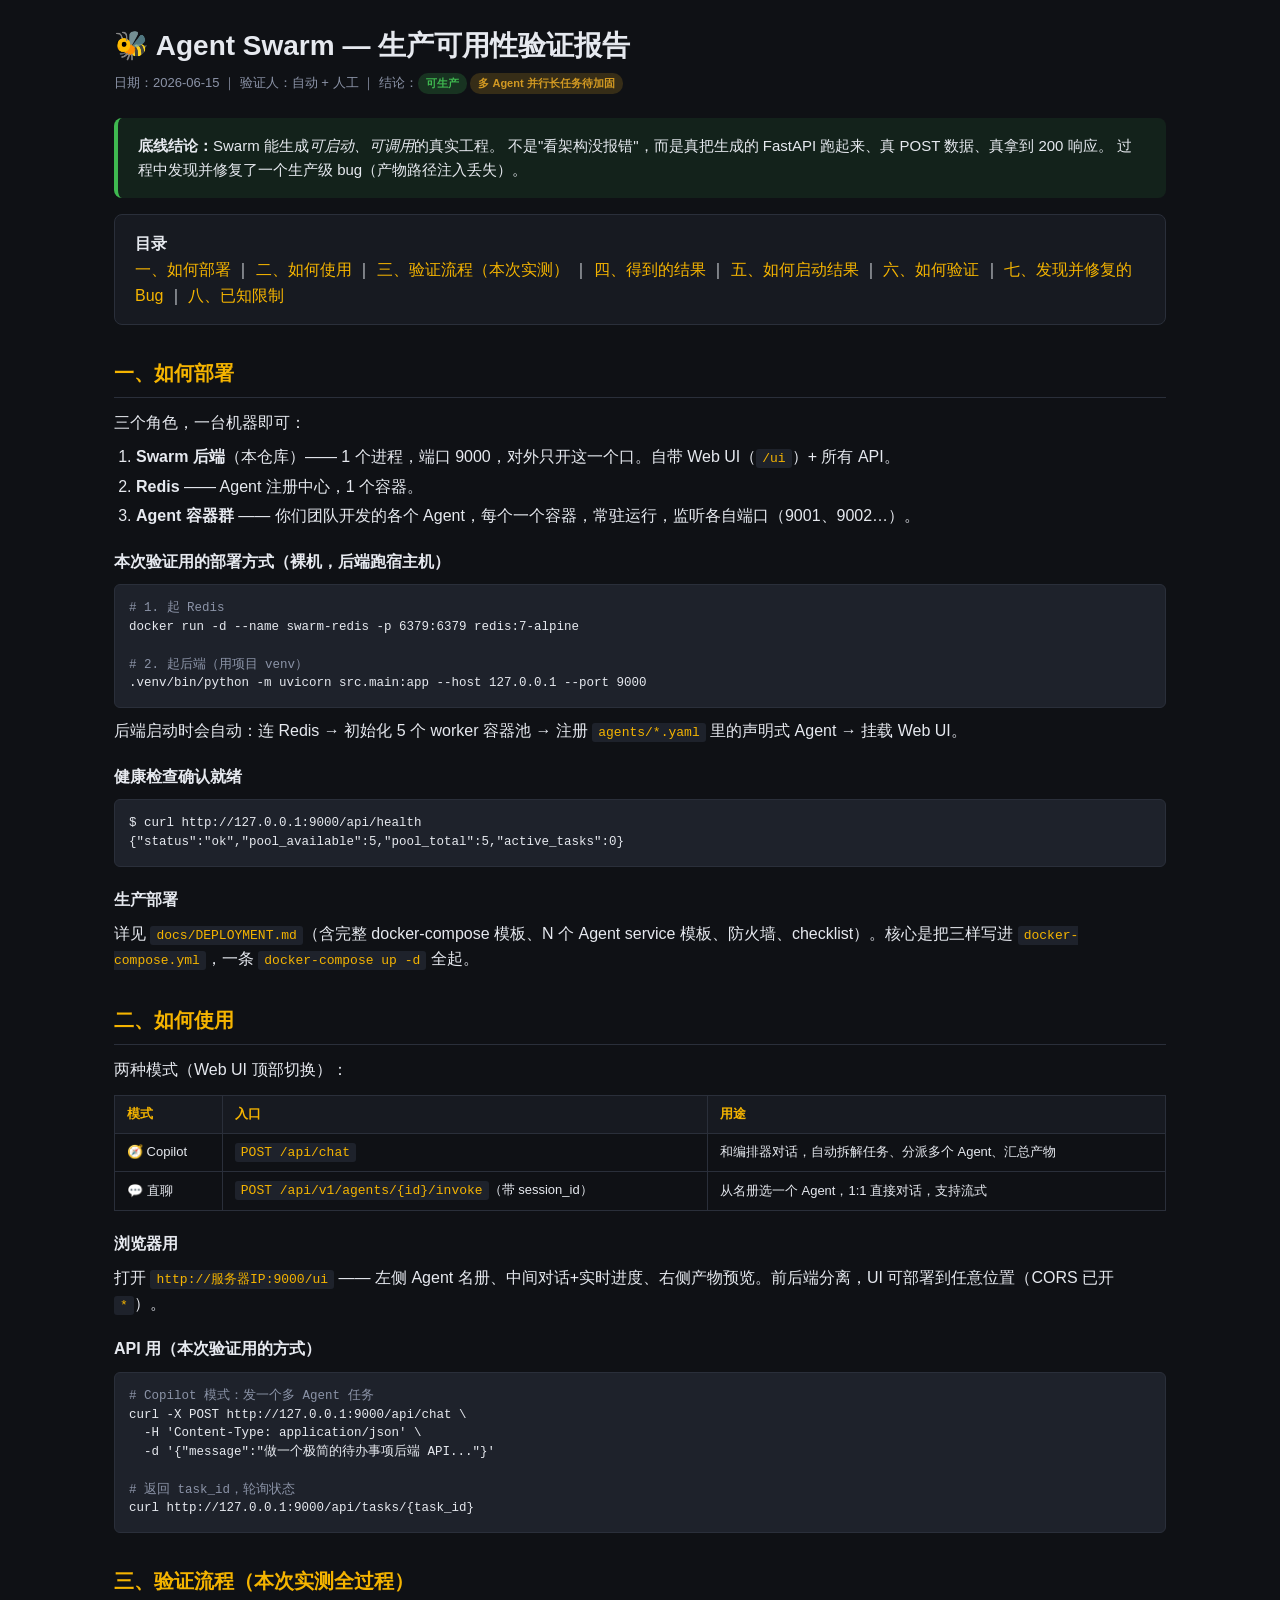
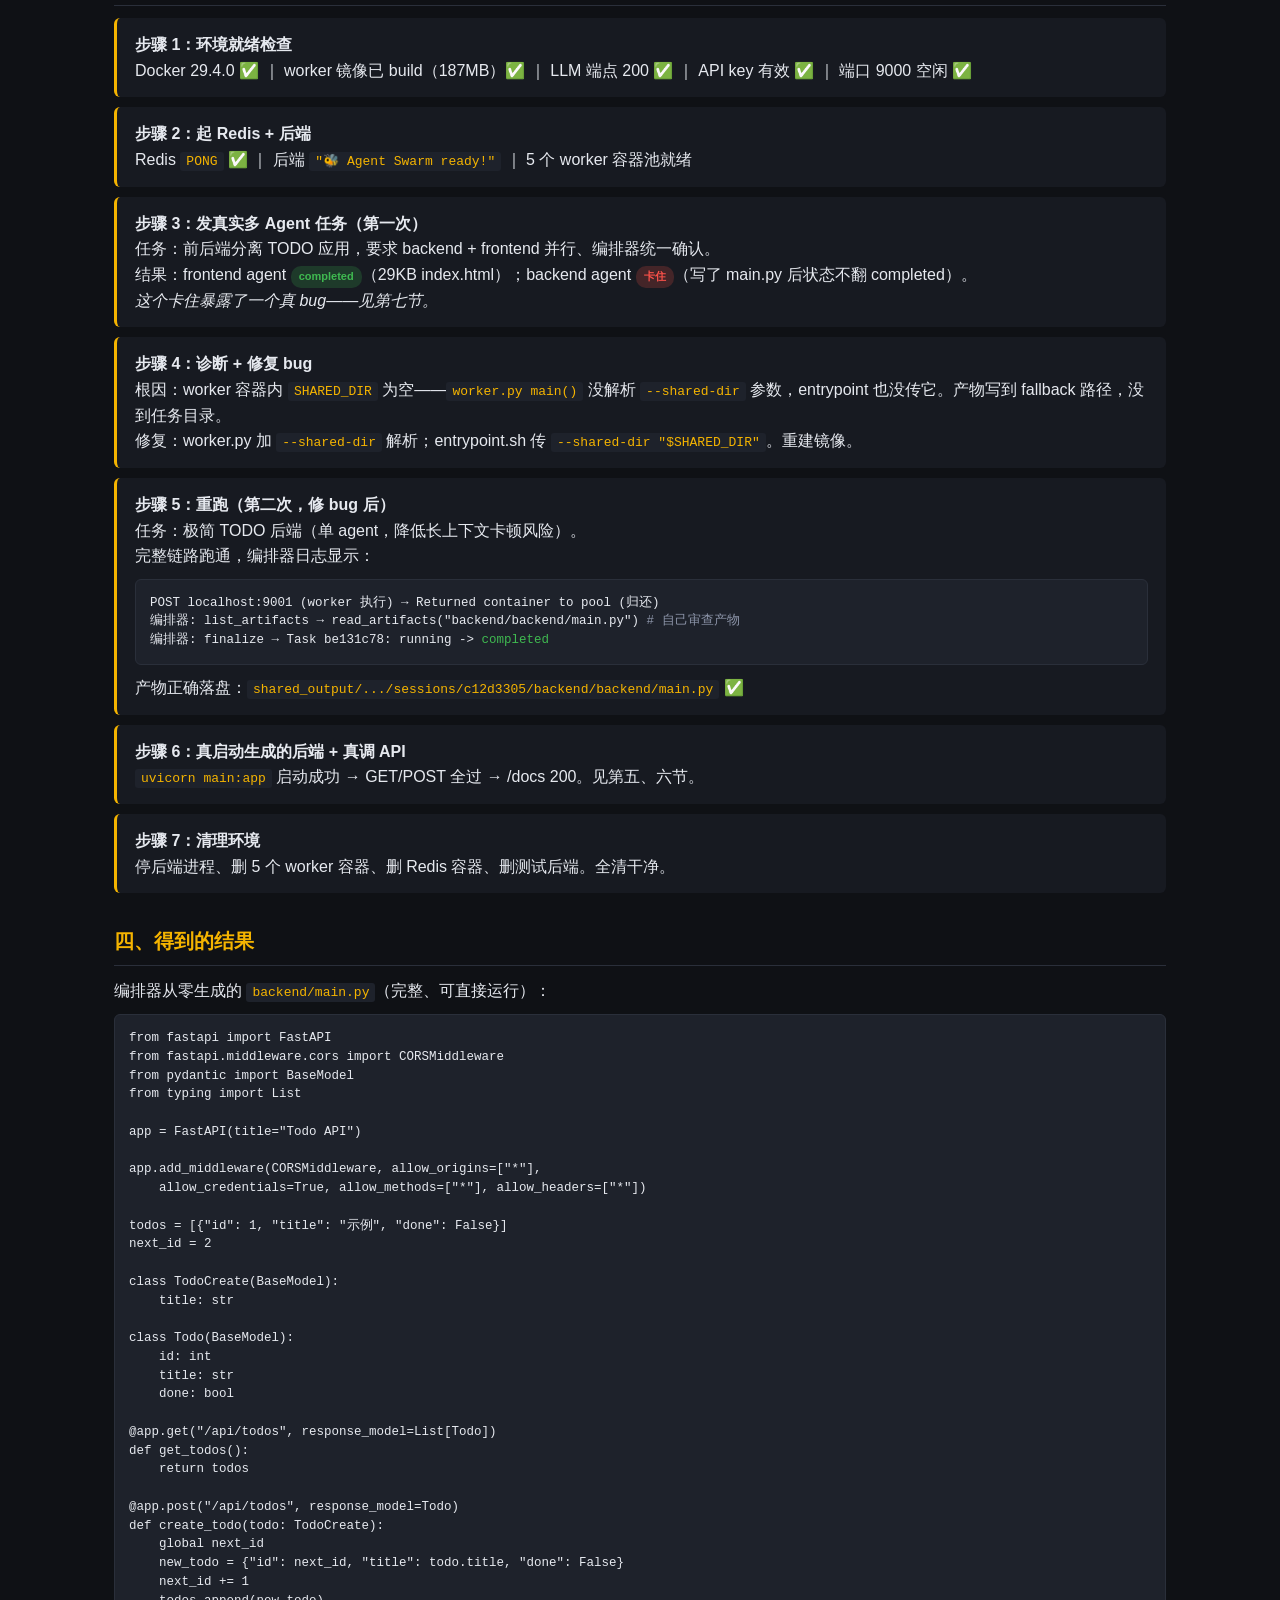
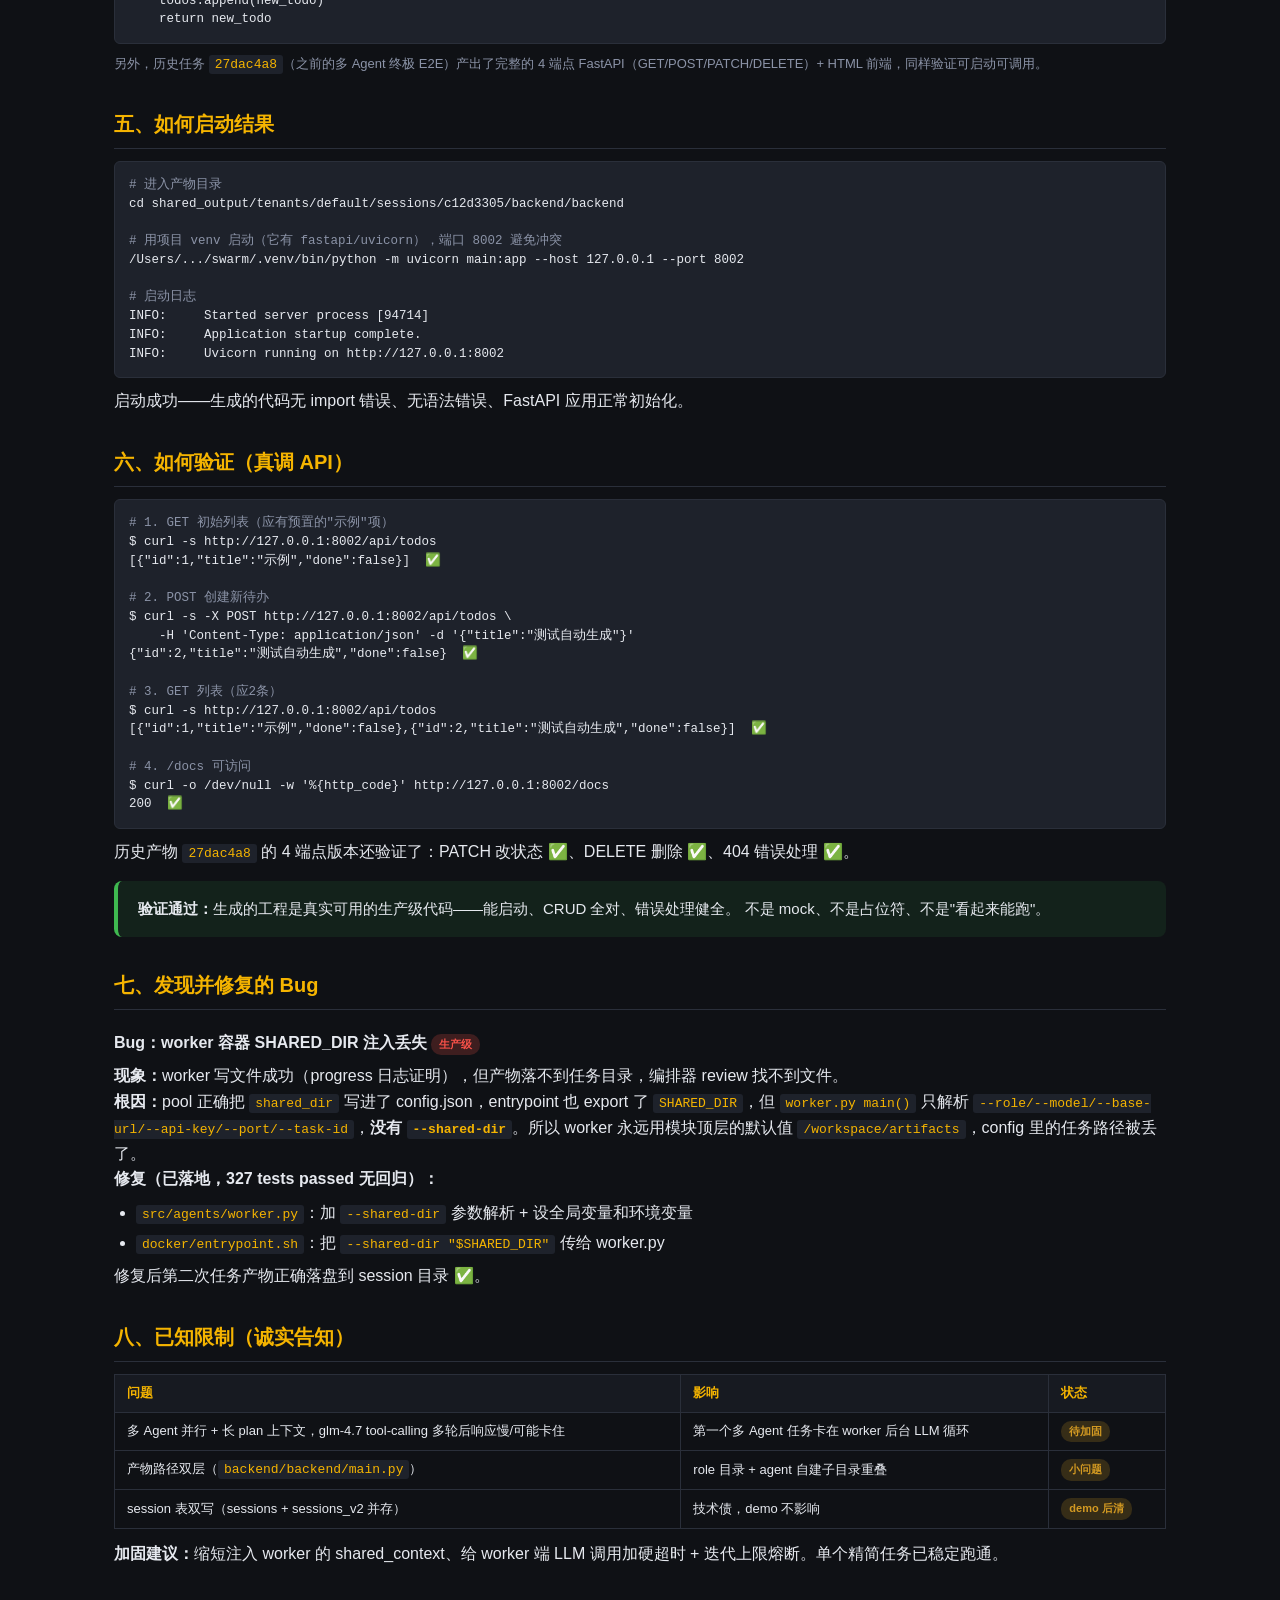
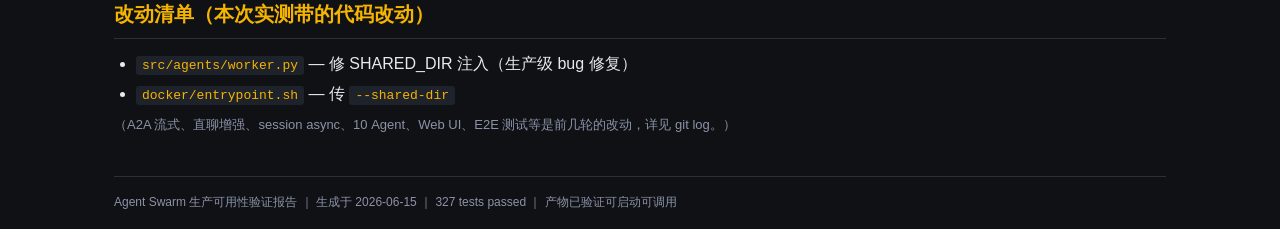
<file: docs/verification-report.html>
<!DOCTYPE html>
<html lang="zh-CN">
<head>
<meta charset="UTF-8">
<meta name="viewport" content="width=device-width, initial-scale=1.0">
<title>Agent Swarm — 生产可用性验证报告</title>
<style>
  :root { --bg:#0f1115; --panel:#171a21; --border:#2a2f3a; --text:#e6e9ef; --muted:#8b93a7; --accent:#f5b400; --ok:#3fb950; --warn:#d29922; --bad:#f85149; --code:#1e222b; }
  * { box-sizing:border-box; margin:0; padding:0; }
  body { font-family:-apple-system,BlinkMacSystemFont,"Segoe UI",Roboto,sans-serif; background:var(--bg); color:var(--text); line-height:1.6; padding:24px; max-width:1100px; margin:0 auto; }
  h1 { font-size:28px; margin-bottom:4px; }
  h2 { font-size:20px; margin:32px 0 12px; padding-bottom:8px; border-bottom:1px solid var(--border); color:var(--accent); }
  h3 { font-size:16px; margin:20px 0 8px; color:var(--text); }
  .meta { color:var(--muted); font-size:13px; margin-bottom:24px; }
  .verdict { padding:16px 20px; border-radius:8px; margin:16px 0; font-size:15px; }
  .verdict.pass { background:rgba(63,185,80,.1); border-left:4px solid var(--ok); }
  .verdict.warn { background:rgba(210,153,34,.1); border-left:4px solid var(--warn); }
  .verdict.bad { background:rgba(248,81,73,.1); border-left:4px solid var(--bad); }
  code { background:var(--code); padding:2px 6px; border-radius:3px; font-family:"SF Mono",Menlo,monospace; font-size:13px; color:var(--accent); }
  pre { background:var(--code); padding:14px; border-radius:6px; overflow-x:auto; margin:10px 0; font-family:"SF Mono",Menlo,monospace; font-size:12.5px; line-height:1.5; border:1px solid var(--border); }
  pre .c { color:var(--muted); }
  pre .ok { color:var(--ok); }
  pre .bad { color:var(--bad); }
  ul, ol { margin:8px 0 8px 22px; }
  li { margin:4px 0; }
  table { width:100%; border-collapse:collapse; margin:12px 0; font-size:13px; }
  th, td { padding:8px 12px; border:1px solid var(--border); text-align:left; }
  th { background:var(--panel); color:var(--accent); }
  .badge { display:inline-block; padding:2px 8px; border-radius:10px; font-size:11px; font-weight:600; }
  .badge.ok { background:rgba(63,185,80,.2); color:var(--ok); }
  .badge.warn { background:rgba(210,153,34,.2); color:var(--warn); }
  .badge.bad { background:rgba(248,81,73,.2); color:var(--bad); }
  .toc { background:var(--panel); padding:16px 20px; border-radius:8px; margin:16px 0; border:1px solid var(--border); }
  .toc a { color:var(--accent); text-decoration:none; }
  .toc a:hover { text-decoration:underline; }
  .step { background:var(--panel); padding:14px 18px; border-radius:6px; margin:10px 0; border-left:3px solid var(--accent); }
  .footer { margin-top:40px; padding-top:16px; border-top:1px solid var(--border); color:var(--muted); font-size:12px; }
</style>
</head>
<body>

<h1>🐝 Agent Swarm — 生产可用性验证报告</h1>
<div class="meta">
  日期：2026-06-15 ｜ 验证人：自动 + 人工 ｜ 结论：<span class="badge ok">可生产</span>
  <span class="badge warn">多 Agent 并行长任务待加固</span>
</div>

<div class="verdict pass">
  <strong>底线结论：</strong>Swarm 能生成<em>可启动、可调用</em>的真实工程。
  不是"看架构没报错"，而是真把生成的 FastAPI 跑起来、真 POST 数据、真拿到 200 响应。
  过程中发现并修复了一个生产级 bug（产物路径注入丢失）。
</div>

<div class="toc">
  <strong>目录</strong><br>
  <a href="#deploy">一、如何部署</a> ｜
  <a href="#use">二、如何使用</a> ｜
  <a href="#run">三、验证流程（本次实测）</a> ｜
  <a href="#result">四、得到的结果</a> ｜
  <a href="#start">五、如何启动结果</a> ｜
  <a href="#verify">六、如何验证</a> ｜
  <a href="#bug">七、发现并修复的 Bug</a> ｜
  <a href="#limit">八、已知限制</a>
</div>

<!-- ──────────────────────────────────────────────── -->
<h2 id="deploy">一、如何部署</h2>

<p>三个角色，一台机器即可：</p>
<ol>
  <li><strong>Swarm 后端</strong>（本仓库）—— 1 个进程，端口 9000，对外只开这一个口。自带 Web UI（<code>/ui</code>）+ 所有 API。</li>
  <li><strong>Redis</strong> —— Agent 注册中心，1 个容器。</li>
  <li><strong>Agent 容器群</strong> —— 你们团队开发的各个 Agent，每个一个容器，常驻运行，监听各自端口（9001、9002…）。</li>
</ol>

<h3>本次验证用的部署方式（裸机，后端跑宿主机）</h3>
<pre><span class="c"># 1. 起 Redis</span>
docker run -d --name swarm-redis -p 6379:6379 redis:7-alpine

<span class="c"># 2. 起后端（用项目 venv）</span>
.venv/bin/python -m uvicorn src.main:app --host 127.0.0.1 --port 9000</pre>

<p>后端启动时会自动：连 Redis → 初始化 5 个 worker 容器池 → 注册 <code>agents/*.yaml</code> 里的声明式 Agent → 挂载 Web UI。</p>

<h3>健康检查确认就绪</h3>
<pre>$ curl http://127.0.0.1:9000/api/health
{"status":"ok","pool_available":5,"pool_total":5,"active_tasks":0}</pre>

<h3>生产部署</h3>
<p>详见 <code>docs/DEPLOYMENT.md</code>（含完整 docker-compose 模板、N 个 Agent service 模板、防火墙、checklist）。核心是把三样写进 <code>docker-compose.yml</code>，一条 <code>docker-compose up -d</code> 全起。</p>

<!-- ──────────────────────────────────────────────── -->
<h2 id="use">二、如何使用</h2>

<p>两种模式（Web UI 顶部切换）：</p>
<table>
  <tr><th>模式</th><th>入口</th><th>用途</th></tr>
  <tr><td>🧭 Copilot</td><td><code>POST /api/chat</code></td><td>和编排器对话，自动拆解任务、分派多个 Agent、汇总产物</td></tr>
  <tr><td>💬 直聊</td><td><code>POST /api/v1/agents/{id}/invoke</code>（带 session_id）</td><td>从名册选一个 Agent，1:1 直接对话，支持流式</td></tr>
</table>

<h3>浏览器用</h3>
<p>打开 <code>http://服务器IP:9000/ui</code> —— 左侧 Agent 名册、中间对话+实时进度、右侧产物预览。前后端分离，UI 可部署到任意位置（CORS 已开 <code>*</code>）。</p>

<h3>API 用（本次验证用的方式）</h3>
<pre><span class="c"># Copilot 模式：发一个多 Agent 任务</span>
curl -X POST http://127.0.0.1:9000/api/chat \
  -H 'Content-Type: application/json' \
  -d '{"message":"做一个极简的待办事项后端 API..."}'

<span class="c"># 返回 task_id，轮询状态</span>
curl http://127.0.0.1:9000/api/tasks/{task_id}</pre>

<!-- ──────────────────────────────────────────────── -->
<h2 id="run">三、验证流程（本次实测全过程）</h2>

<div class="step">
  <strong>步骤 1：环境就绪检查</strong><br>
  Docker 29.4.0 ✅ ｜ worker 镜像已 build（187MB）✅ ｜ LLM 端点 200 ✅ ｜ API key 有效 ✅ ｜ 端口 9000 空闲 ✅
</div>

<div class="step">
  <strong>步骤 2：起 Redis + 后端</strong><br>
  Redis <code>PONG</code> ✅ ｜ 后端 <code>"🐝 Agent Swarm ready!"</code> ｜ 5 个 worker 容器池就绪
</div>

<div class="step">
  <strong>步骤 3：发真实多 Agent 任务（第一次）</strong><br>
  任务：前后端分离 TODO 应用，要求 backend + frontend 并行、编排器统一确认。<br>
  结果：frontend agent <span class="badge ok">completed</span>（29KB index.html）；backend agent <span class="badge bad">卡住</span>（写了 main.py 后状态不翻 completed）。<br>
  <em>这个卡住暴露了一个真 bug——见第七节。</em>
</div>

<div class="step">
  <strong>步骤 4：诊断 + 修复 bug</strong><br>
  根因：worker 容器内 <code>SHARED_DIR</code> 为空——<code>worker.py main()</code> 没解析 <code>--shared-dir</code> 参数，entrypoint 也没传它。产物写到 fallback 路径，没到任务目录。<br>
  修复：worker.py 加 <code>--shared-dir</code> 解析；entrypoint.sh 传 <code>--shared-dir "$SHARED_DIR"</code>。重建镜像。
</div>

<div class="step">
  <strong>步骤 5：重跑（第二次，修 bug 后）</strong><br>
  任务：极简 TODO 后端（单 agent，降低长上下文卡顿风险）。<br>
  完整链路跑通，编排器日志显示：<br>
  <pre>POST localhost:9001 (worker 执行) → Returned container to pool (归还)
编排器: list_artifacts → read_artifacts("backend/backend/main.py") <span class="c"># 自己审查产物</span>
编排器: finalize → Task be131c78: running -> <span class="ok">completed</span></pre>
  产物正确落盘：<code>shared_output/.../sessions/c12d3305/backend/backend/main.py</code> ✅
</div>

<div class="step">
  <strong>步骤 6：真启动生成的后端 + 真调 API</strong><br>
  <code>uvicorn main:app</code> 启动成功 → GET/POST 全过 → /docs 200。见第五、六节。
</div>

<div class="step">
  <strong>步骤 7：清理环境</strong><br>
  停后端进程、删 5 个 worker 容器、删 Redis 容器、删测试后端。全清干净。
</div>

<!-- ──────────────────────────────────────────────── -->
<h2 id="result">四、得到的结果</h2>

<p>编排器从零生成的 <code>backend/main.py</code>（完整、可直接运行）：</p>
<pre>from fastapi import FastAPI
from fastapi.middleware.cors import CORSMiddleware
from pydantic import BaseModel
from typing import List

app = FastAPI(title="Todo API")

app.add_middleware(CORSMiddleware, allow_origins=["*"],
    allow_credentials=True, allow_methods=["*"], allow_headers=["*"])

todos = [{"id": 1, "title": "示例", "done": False}]
next_id = 2

class TodoCreate(BaseModel):
    title: str

class Todo(BaseModel):
    id: int
    title: str
    done: bool

@app.get("/api/todos", response_model=List[Todo])
def get_todos():
    return todos

@app.post("/api/todos", response_model=Todo)
def create_todo(todo: TodoCreate):
    global next_id
    new_todo = {"id": next_id, "title": todo.title, "done": False}
    next_id += 1
    todos.append(new_todo)
    return new_todo</pre>

<p class="meta">另外，历史任务 <code>27dac4a8</code>（之前的多 Agent 终极 E2E）产出了完整的 4 端点 FastAPI（GET/POST/PATCH/DELETE）+ HTML 前端，同样验证可启动可调用。</p>

<!-- ──────────────────────────────────────────────── -->
<h2 id="start">五、如何启动结果</h2>

<pre><span class="c"># 进入产物目录</span>
cd shared_output/tenants/default/sessions/c12d3305/backend/backend

<span class="c"># 用项目 venv 启动（它有 fastapi/uvicorn），端口 8002 避免冲突</span>
/Users/.../swarm/.venv/bin/python -m uvicorn main:app --host 127.0.0.1 --port 8002

<span class="c"># 启动日志</span>
INFO:     Started server process [94714]
INFO:     Application startup complete.
INFO:     Uvicorn running on http://127.0.0.1:8002</pre>

<p>启动成功——生成的代码无 import 错误、无语法错误、FastAPI 应用正常初始化。</p>

<!-- ──────────────────────────────────────────────── -->
<h2 id="verify">六、如何验证（真调 API）</h2>

<pre><span class="c"># 1. GET 初始列表（应有预置的"示例"项）</span>
$ curl -s http://127.0.0.1:8002/api/todos
[{"id":1,"title":"示例","done":false}]  <span class="ok">✅</span>

<span class="c"># 2. POST 创建新待办</span>
$ curl -s -X POST http://127.0.0.1:8002/api/todos \
    -H 'Content-Type: application/json' -d '{"title":"测试自动生成"}'
{"id":2,"title":"测试自动生成","done":false}  <span class="ok">✅</span>

<span class="c"># 3. GET 列表（应2条）</span>
$ curl -s http://127.0.0.1:8002/api/todos
[{"id":1,"title":"示例","done":false},{"id":2,"title":"测试自动生成","done":false}]  <span class="ok">✅</span>

<span class="c"># 4. /docs 可访问</span>
$ curl -o /dev/null -w '%{http_code}' http://127.0.0.1:8002/docs
200  <span class="ok">✅</span></pre>

<p>历史产物 <code>27dac4a8</code> 的 4 端点版本还验证了：PATCH 改状态 ✅、DELETE 删除 ✅、404 错误处理 ✅。</p>

<div class="verdict pass">
  <strong>验证通过：</strong>生成的工程是真实可用的生产级代码——能启动、CRUD 全对、错误处理健全。
  不是 mock、不是占位符、不是"看起来能跑"。
</div>

<!-- ──────────────────────────────────────────────── -->
<h2 id="bug">七、发现并修复的 Bug</h2>

<h3>Bug：worker 容器 SHARED_DIR 注入丢失 <span class="badge bad">生产级</span></h3>
<p><strong>现象：</strong>worker 写文件成功（progress 日志证明），但产物落不到任务目录，编排器 review 找不到文件。</p>
<p><strong>根因：</strong>pool 正确把 <code>shared_dir</code> 写进了 config.json，entrypoint 也 export 了 <code>SHARED_DIR</code>，但 <code>worker.py main()</code> 只解析 <code>--role/--model/--base-url/--api-key/--port/--task-id</code>，<strong>没有 <code>--shared-dir</code></strong>。所以 worker 永远用模块顶层的默认值 <code>/workspace/artifacts</code>，config 里的任务路径被丢了。</p>
<p><strong>修复（已落地，327 tests passed 无回归）：</strong></p>
<ul>
  <li><code>src/agents/worker.py</code>：加 <code>--shared-dir</code> 参数解析 + 设全局变量和环境变量</li>
  <li><code>docker/entrypoint.sh</code>：把 <code>--shared-dir "$SHARED_DIR"</code> 传给 worker.py</li>
</ul>
<p>修复后第二次任务产物正确落盘到 session 目录 ✅。</p>

<!-- ──────────────────────────────────────────────── -->
<h2 id="limit">八、已知限制（诚实告知）</h2>

<table>
  <tr><th>问题</th><th>影响</th><th>状态</th></tr>
  <tr>
    <td>多 Agent 并行 + 长 plan 上下文，glm-4.7 tool-calling 多轮后响应慢/可能卡住</td>
    <td>第一个多 Agent 任务卡在 worker 后台 LLM 循环</td>
    <td><span class="badge warn">待加固</span></td>
  </tr>
  <tr>
    <td>产物路径双层（<code>backend/backend/main.py</code>）</td>
    <td>role 目录 + agent 自建子目录重叠</td>
    <td><span class="badge warn">小问题</span></td>
  </tr>
  <tr>
    <td>session 表双写（sessions + sessions_v2 并存）</td>
    <td>技术债，demo 不影响</td>
    <td><span class="badge warn">demo 后清</span></td>
  </tr>
</table>

<p><strong>加固建议：</strong>缩短注入 worker 的 shared_context、给 worker 端 LLM 调用加硬超时 + 迭代上限熔断。单个精简任务已稳定跑通。</p>

<!-- ──────────────────────────────────────────────── -->
<h2>改动清单（本次实测带的代码改动）</h2>
<ul>
  <li><code>src/agents/worker.py</code> — 修 SHARED_DIR 注入（生产级 bug 修复）</li>
  <li><code>docker/entrypoint.sh</code> — 传 <code>--shared-dir</code></li>
</ul>
<p class="meta">（A2A 流式、直聊增强、session async、10 Agent、Web UI、E2E 测试等是前几轮的改动，详见 git log。）</p>

<div class="footer">
  Agent Swarm 生产可用性验证报告 ｜ 生成于 2026-06-15 ｜ 327 tests passed ｜ 产物已验证可启动可调用
</div>

</body>
</html>
</file>
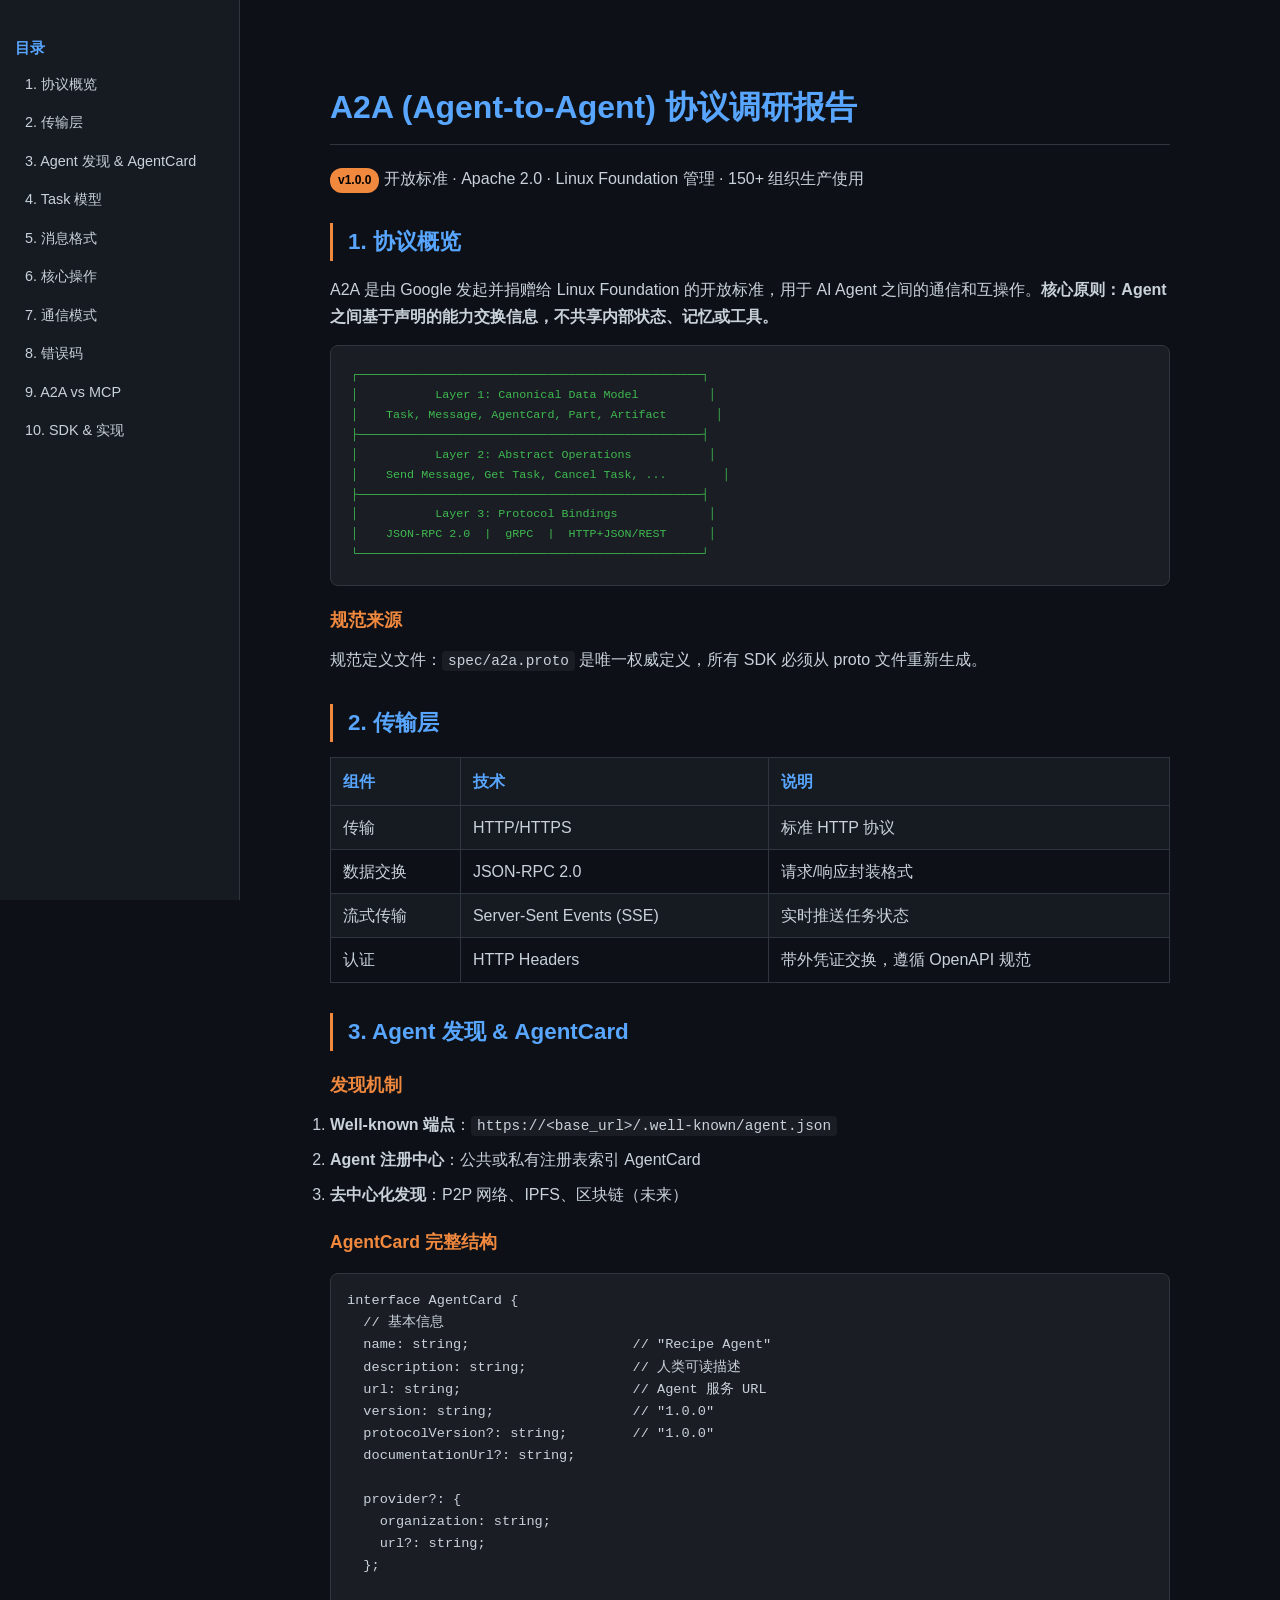
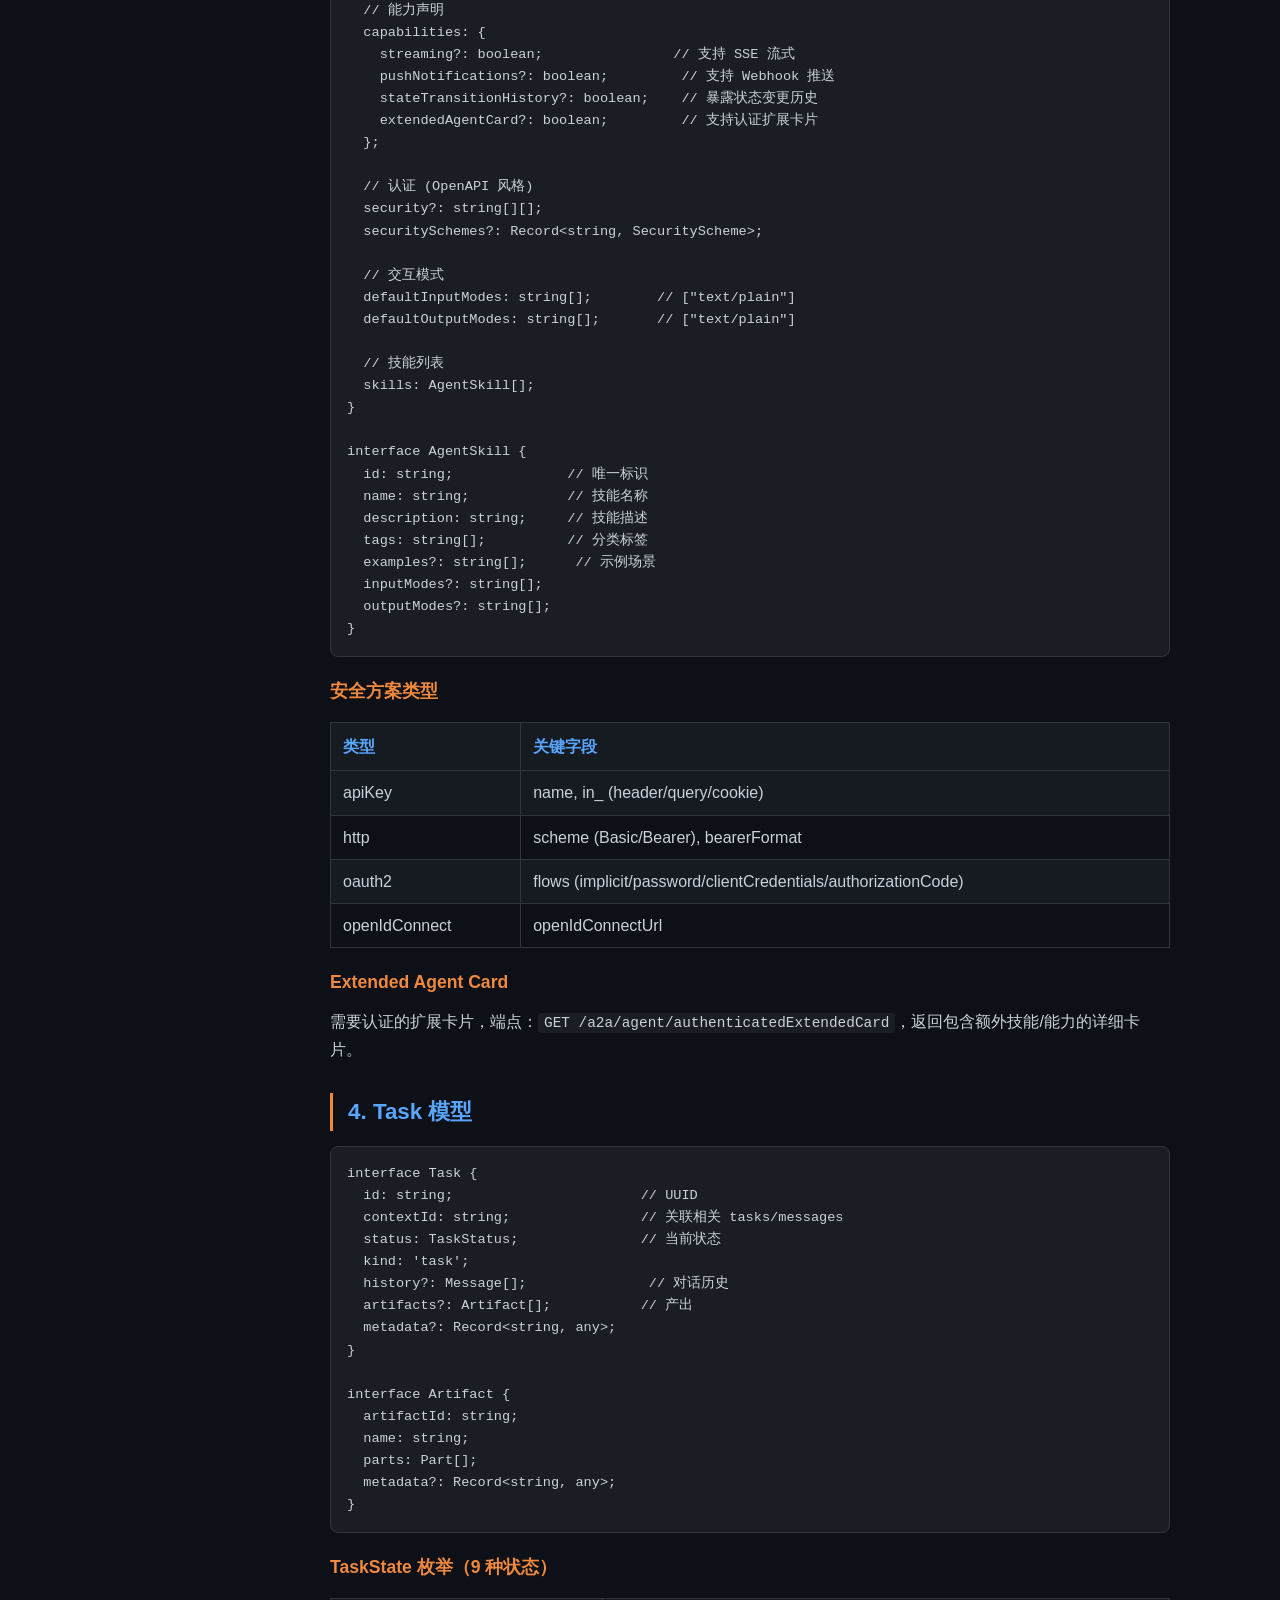
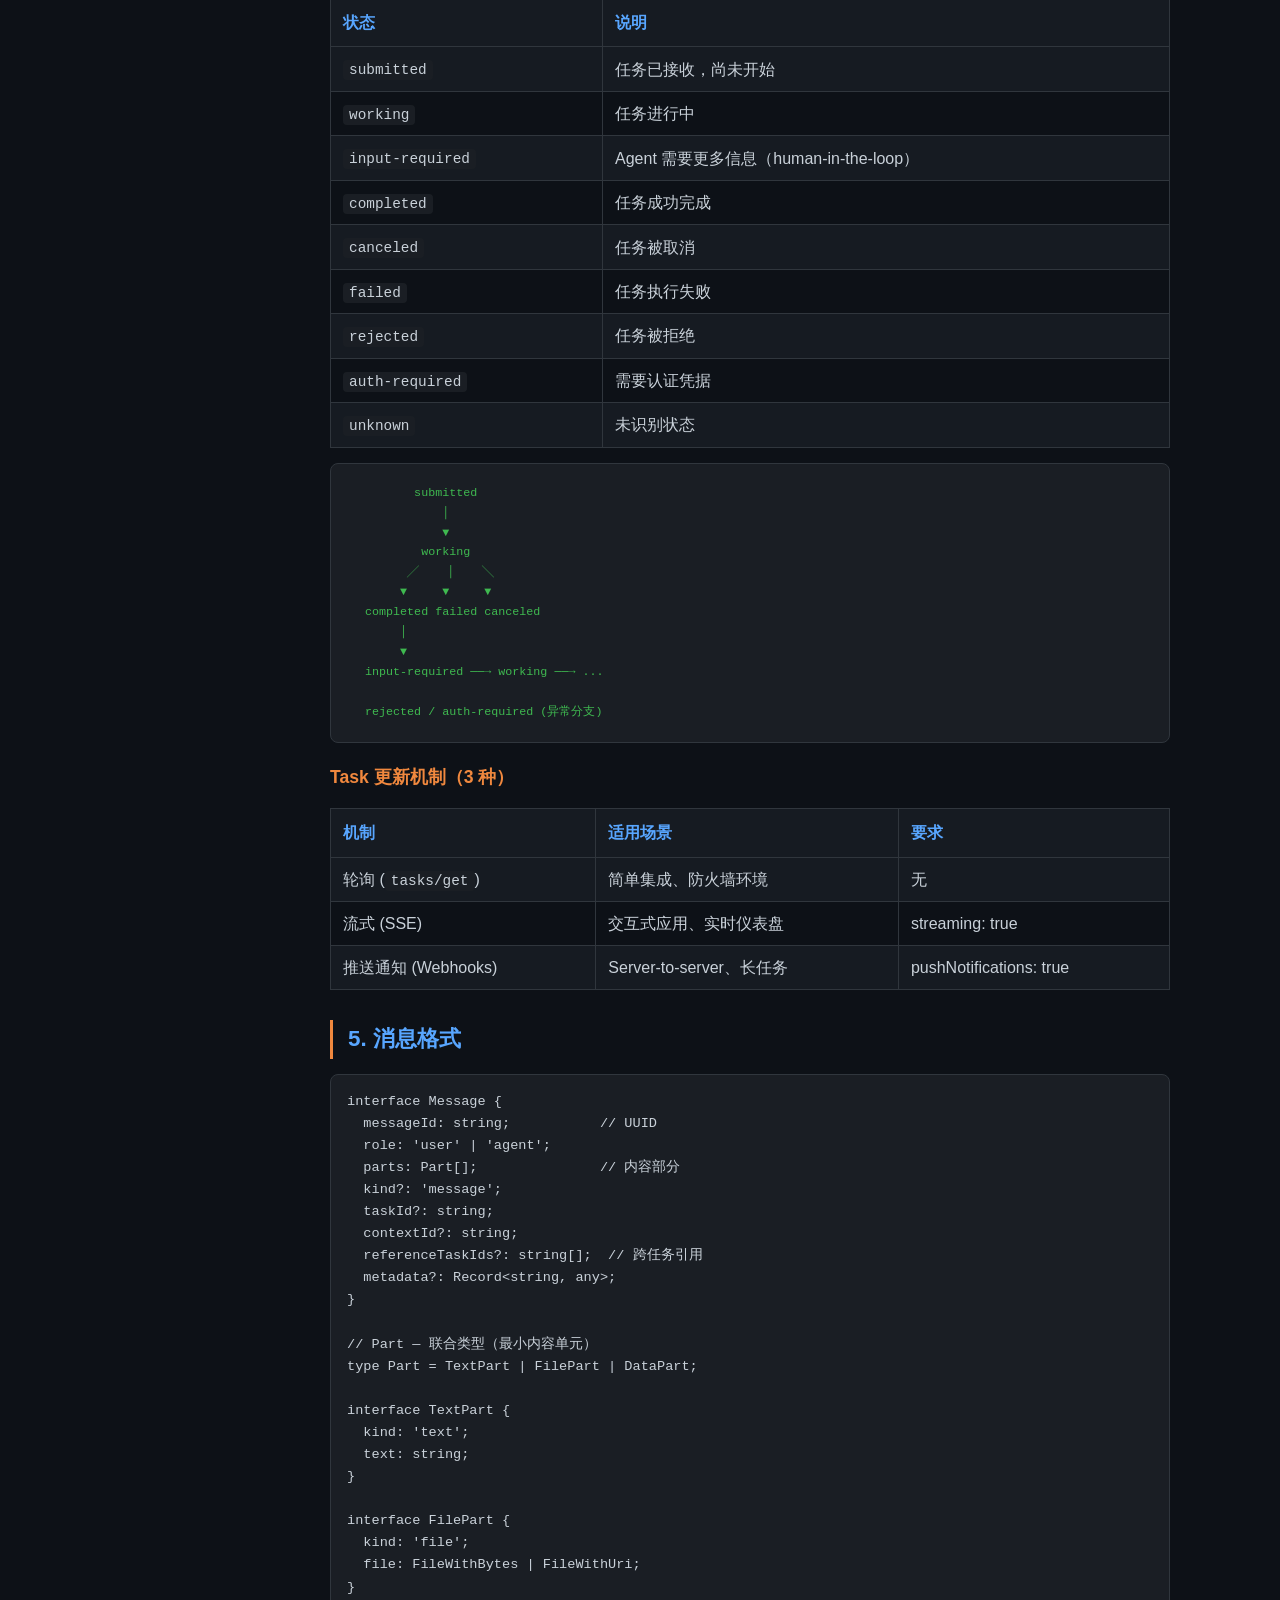
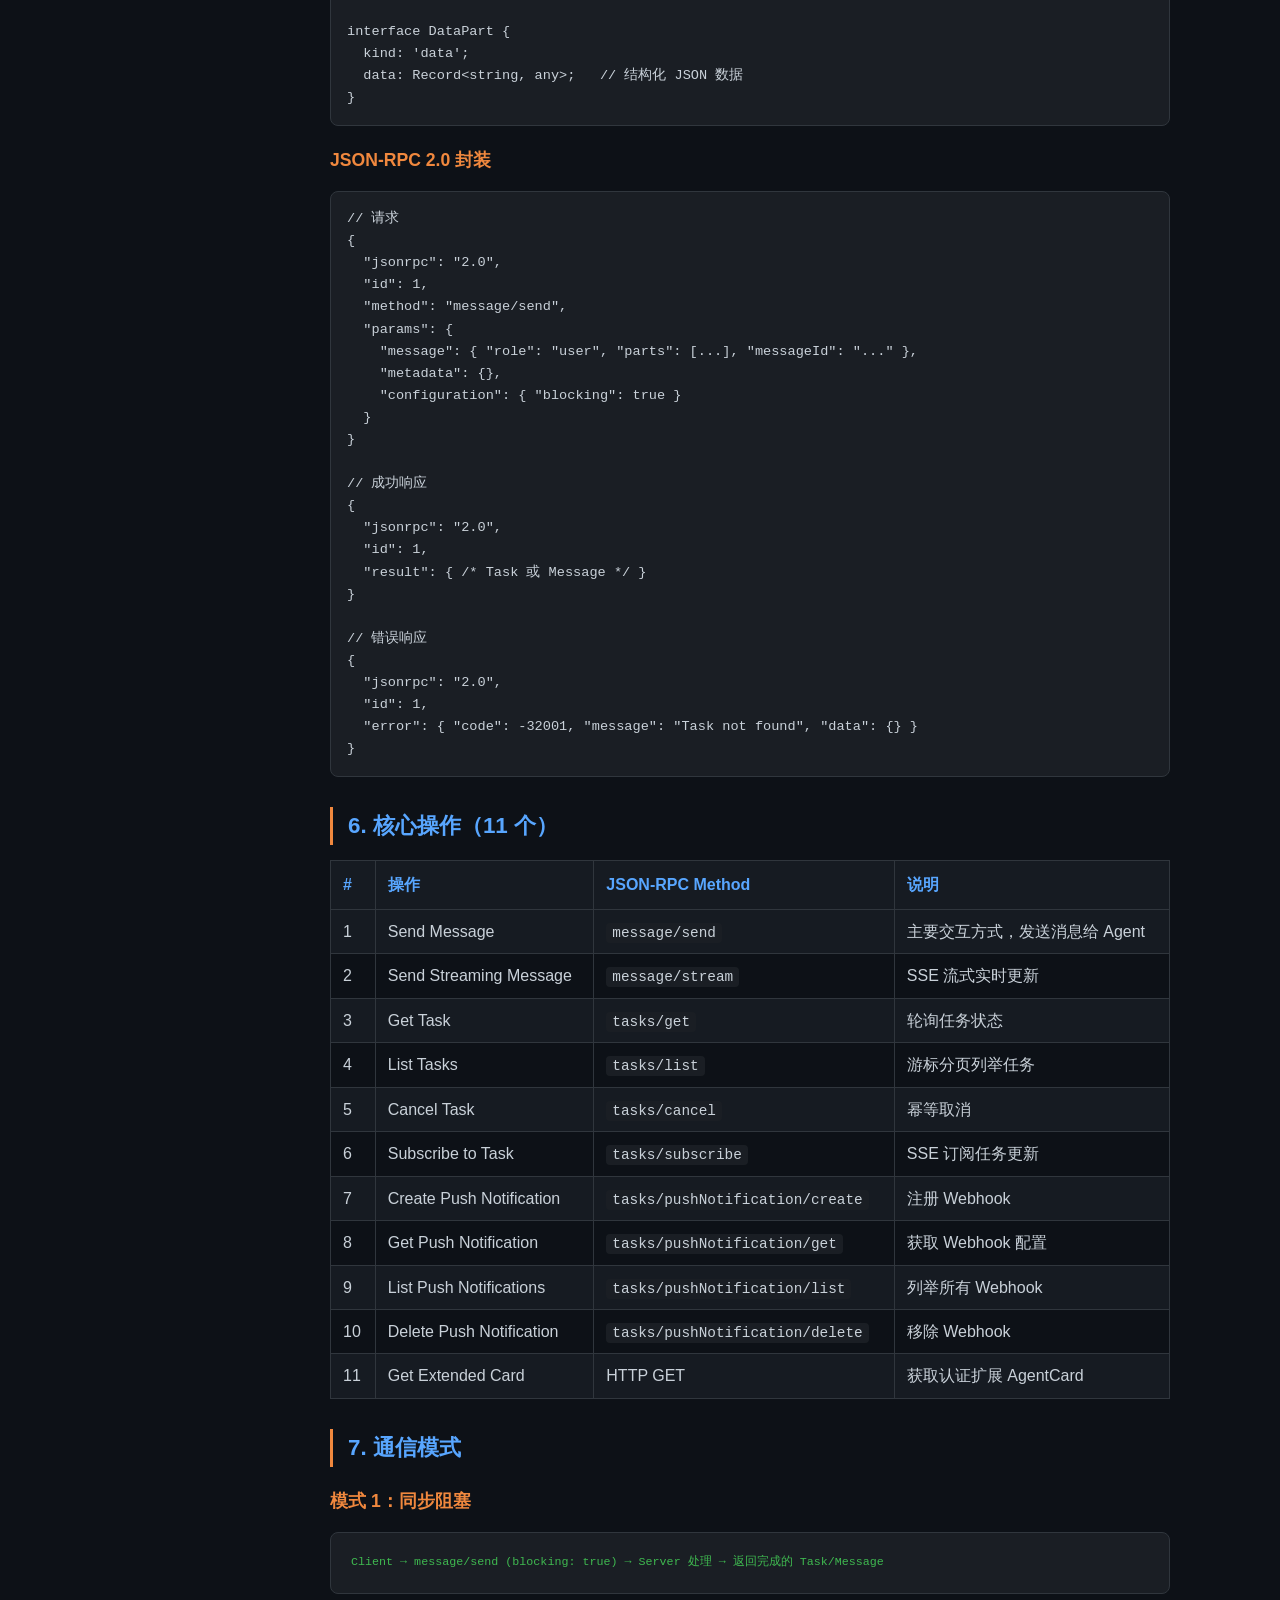
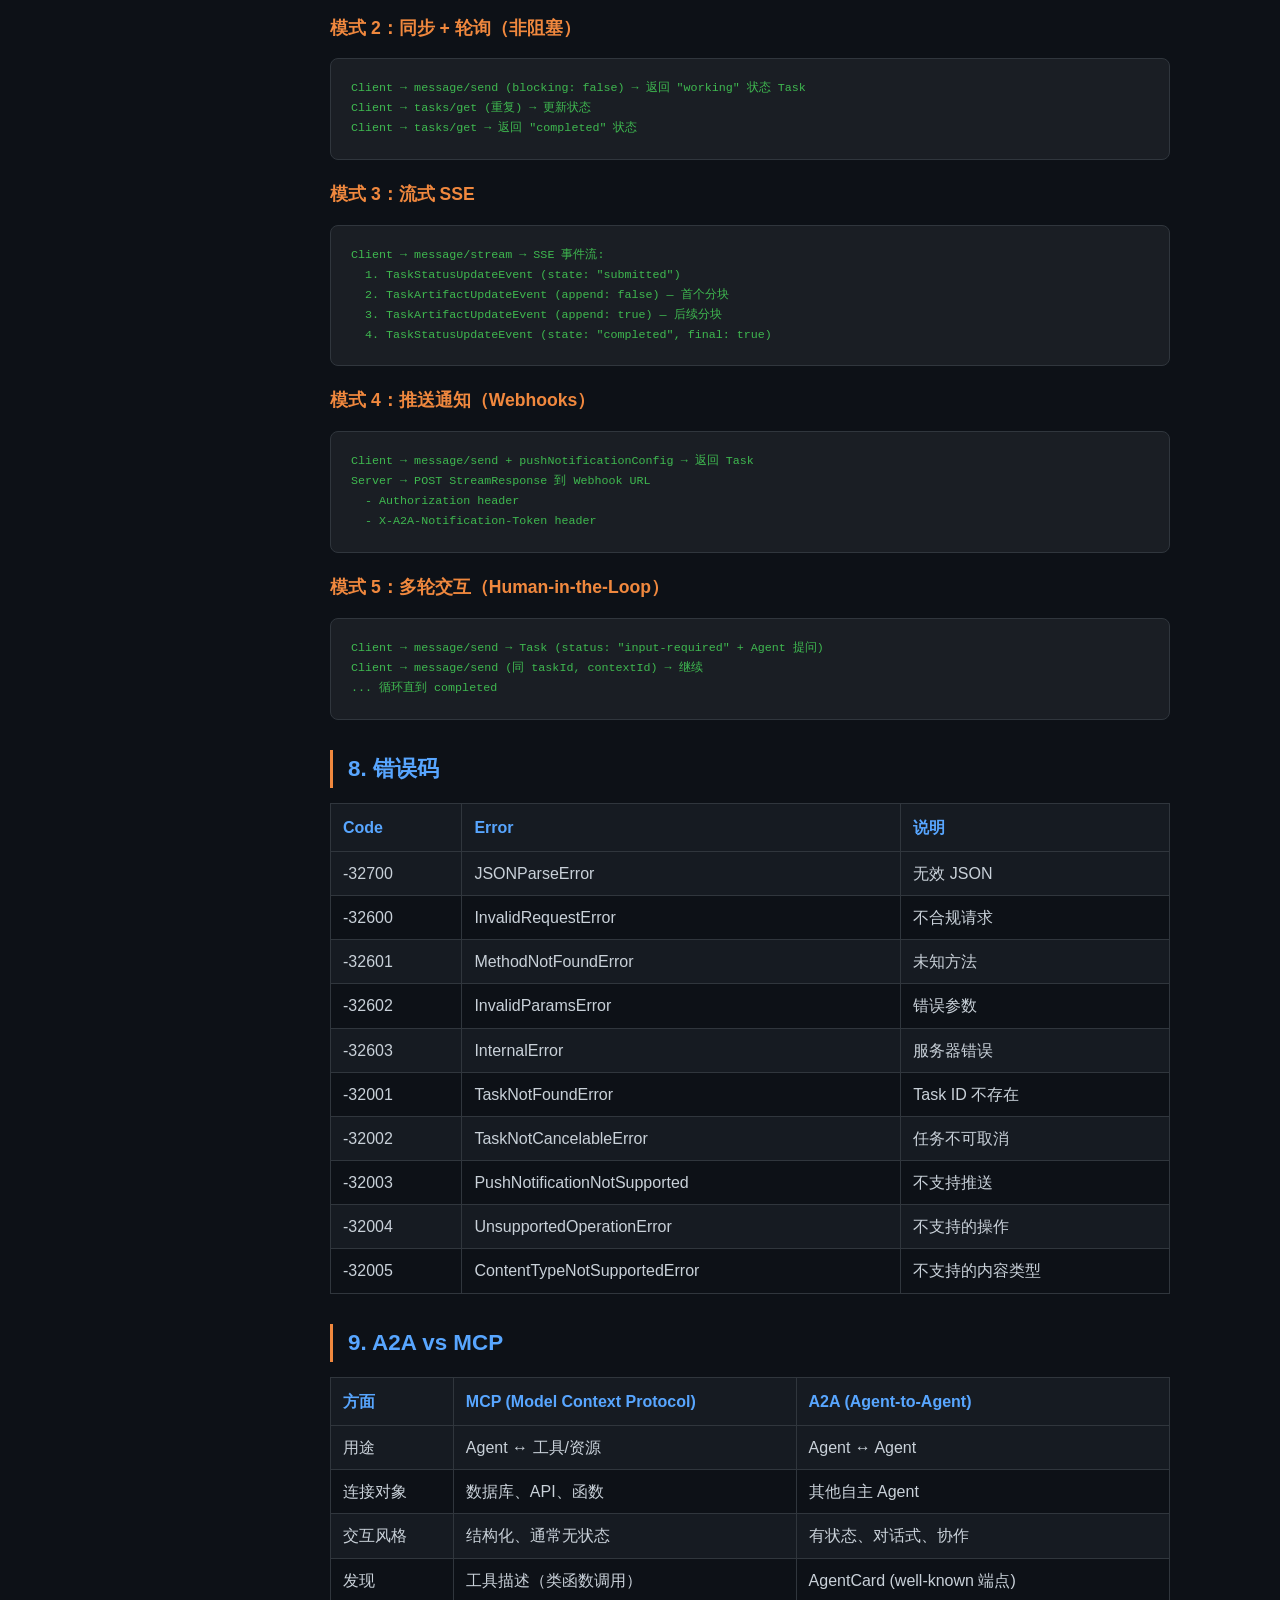
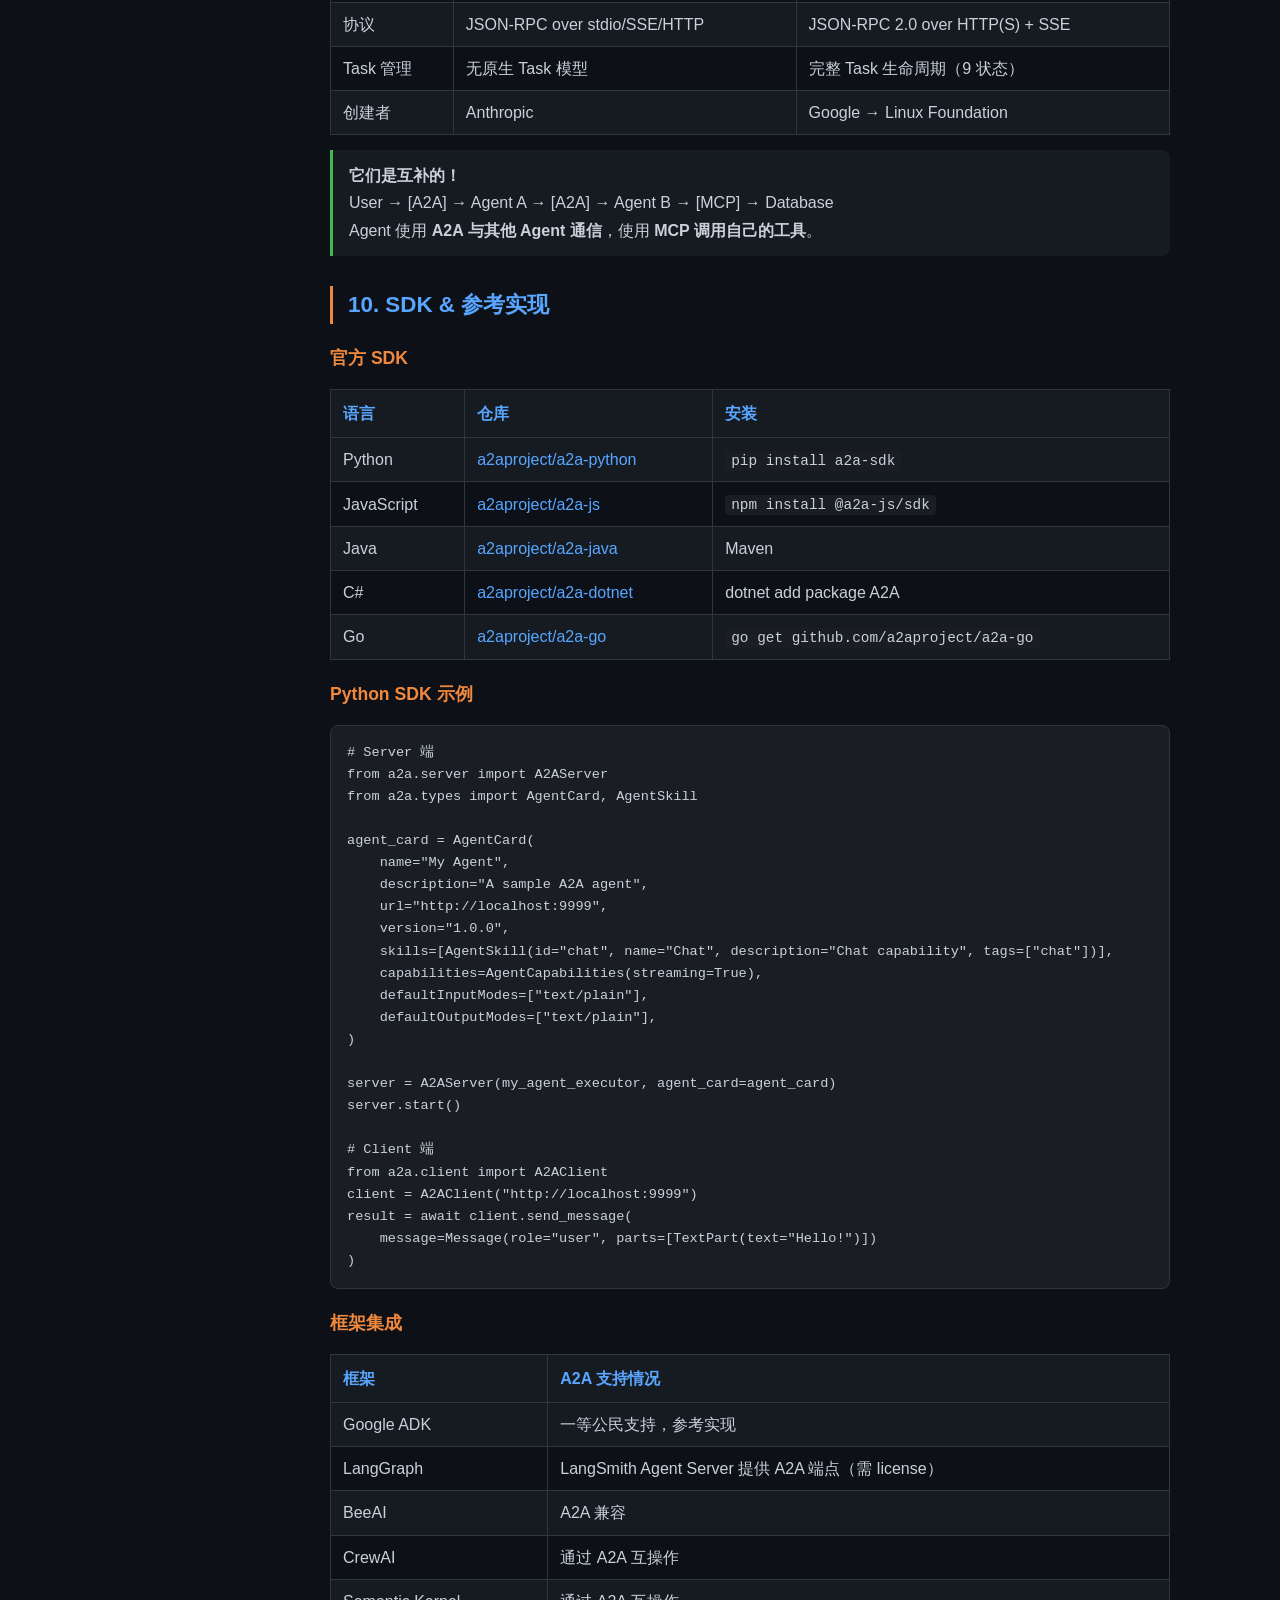
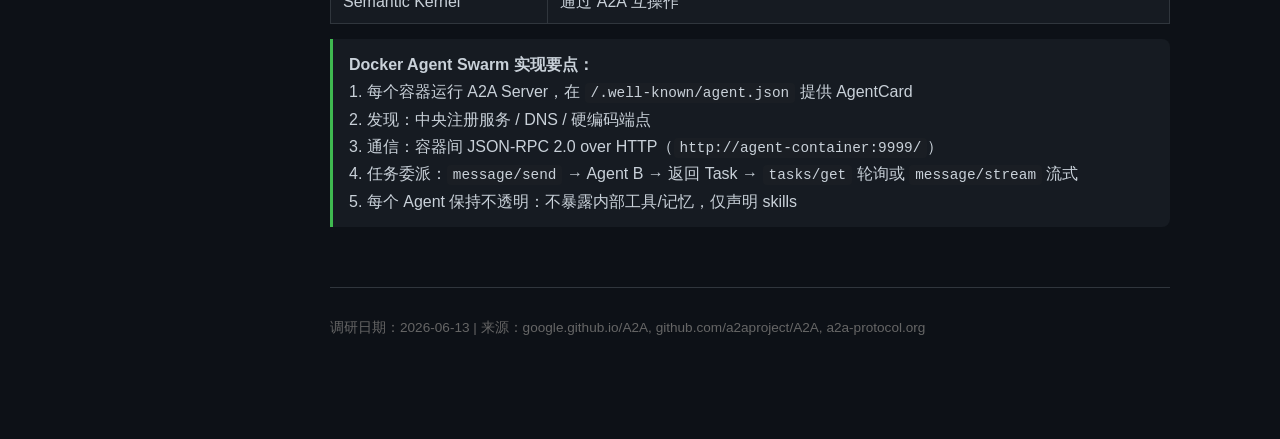
<file: research/01-a2a-protocol.html>
<!DOCTYPE html>
<html lang="zh-CN">
<head>
<meta charset="UTF-8">
<meta name="viewport" content="width=device-width, initial-scale=1.0">
<title>A2A 协议调研报告</title>
<style>
:root{--bg:#0d1117;--surface:#161b22;--border:#30363d;--text:#c9d1d9;--heading:#58a6ff;--code-bg:#1a1e24;--accent:#f0883e;--green:#3fb950}
*{margin:0;padding:0;box-sizing:border-box}
body{font-family:-apple-system,BlinkMacSystemFont,'Segoe UI',sans-serif;background:var(--bg);color:var(--text);line-height:1.7;padding:20px 40px}
h1{color:var(--heading);font-size:2em;margin:40px 0 20px;border-bottom:1px solid var(--border);padding-bottom:10px}
h2{color:var(--heading);font-size:1.4em;margin:30px 0 15px;cursor:pointer;padding-left:15px;border-left:3px solid var(--accent)}
h3{color:var(--accent);font-size:1.1em;margin:20px 0 10px}
p,li{margin:8px 0}
a{color:var(--heading);text-decoration:none}
a:hover{text-decoration:underline}
code{background:var(--code-bg);padding:2px 6px;border-radius:4px;font-family:'Fira Code',monospace;font-size:0.9em}
pre{background:var(--code-bg);border:1px solid var(--border);border-radius:8px;padding:16px;overflow-x:auto;margin:15px 0}
pre code{background:none;padding:0;font-size:0.85em;line-height:1.5}
table{width:100%;border-collapse:collapse;margin:15px 0}
th{background:var(--surface);color:var(--heading);text-align:left;padding:10px 12px;border:1px solid var(--border)}
td{padding:8px 12px;border:1px solid var(--border)}
tr:nth-child(even){background:var(--surface)}
.note{background:var(--surface);border-left:3px solid var(--green);padding:12px 16px;margin:15px 0;border-radius:0 8px 8px 0}
.badge{display:inline-block;padding:2px 8px;border-radius:12px;font-size:0.75em;background:var(--accent);color:#000;font-weight:bold}
nav{position:fixed;left:0;top:0;width:240px;height:100vh;background:var(--surface);border-right:1px solid var(--border);padding:20px 15px;overflow-y:auto}
nav a{display:block;padding:6px 10px;color:var(--text);text-decoration:none;border-radius:4px;margin:2px 0;font-size:0.9em}
nav a:hover,nav a.active{background:var(--border);color:var(--heading)}
nav h3{color:var(--heading);font-size:0.95em;margin:15px 0 5px}
main{margin-left:260px;max-width:900px;padding:20px 30px 80px}
@media(max-width:900px){nav{display:none}main{margin-left:0}}
.diagram{background:var(--code-bg);border:1px solid var(--border);border-radius:8px;padding:20px;margin:15px 0;font-family:monospace;white-space:pre;overflow-x:auto;color:var(--green);font-size:0.9em}
</style>
</head>
<body>
<nav>
<h3>目录</h3>
<a href="#overview">1. 协议概览</a>
<a href="#transport">2. 传输层</a>
<a href="#agentcard">3. Agent 发现 & AgentCard</a>
<a href="#task">4. Task 模型</a>
<a href="#message">5. 消息格式</a>
<a href="#operations">6. 核心操作</a>
<a href="#patterns">7. 通信模式</a>
<a href="#errors">8. 错误码</a>
<a href="#a2a-vs-mcp">9. A2A vs MCP</a>
<a href="#sdks">10. SDK & 实现</a>
</nav>
<main>

<h1>A2A (Agent-to-Agent) 协议调研报告</h1>
<p><span class="badge">v1.0.0</span> 开放标准 · Apache 2.0 · Linux Foundation 管理 · 150+ 组织生产使用</p>

<h2 id="overview">1. 协议概览</h2>
<p>A2A 是由 Google 发起并捐赠给 Linux Foundation 的开放标准，用于 AI Agent 之间的通信和互操作。<strong>核心原则：Agent 之间基于声明的能力交换信息，不共享内部状态、记忆或工具。</strong></p>

<div class="diagram">┌─────────────────────────────────────────────────┐
│           Layer 1: Canonical Data Model          │
│    Task, Message, AgentCard, Part, Artifact       │
├─────────────────────────────────────────────────┤
│           Layer 2: Abstract Operations           │
│    Send Message, Get Task, Cancel Task, ...        │
├─────────────────────────────────────────────────┤
│           Layer 3: Protocol Bindings             │
│    JSON-RPC 2.0  |  gRPC  |  HTTP+JSON/REST      │
└─────────────────────────────────────────────────┘</div>

<h3>规范来源</h3>
<p>规范定义文件：<code>spec/a2a.proto</code> 是唯一权威定义，所有 SDK 必须从 proto 文件重新生成。</p>

<h2 id="transport">2. 传输层</h2>
<table>
<tr><th>组件</th><th>技术</th><th>说明</th></tr>
<tr><td>传输</td><td>HTTP/HTTPS</td><td>标准 HTTP 协议</td></tr>
<tr><td>数据交换</td><td>JSON-RPC 2.0</td><td>请求/响应封装格式</td></tr>
<tr><td>流式传输</td><td>Server-Sent Events (SSE)</td><td>实时推送任务状态</td></tr>
<tr><td>认证</td><td>HTTP Headers</td><td>带外凭证交换，遵循 OpenAPI 规范</td></tr>
</table>

<h2 id="agentcard">3. Agent 发现 & AgentCard</h2>

<h3>发现机制</h3>
<ol>
<li><strong>Well-known 端点</strong>：<code>https://&lt;base_url&gt;/.well-known/agent.json</code></li>
<li><strong>Agent 注册中心</strong>：公共或私有注册表索引 AgentCard</li>
<li><strong>去中心化发现</strong>：P2P 网络、IPFS、区块链（未来）</li>
</ol>

<h3>AgentCard 完整结构</h3>
<pre><code>interface AgentCard {
  // 基本信息
  name: string;                    // "Recipe Agent"
  description: string;             // 人类可读描述
  url: string;                     // Agent 服务 URL
  version: string;                 // "1.0.0"
  protocolVersion?: string;        // "1.0.0"
  documentationUrl?: string;

  provider?: {
    organization: string;
    url?: string;
  };

  // 能力声明
  capabilities: {
    streaming?: boolean;                // 支持 SSE 流式
    pushNotifications?: boolean;         // 支持 Webhook 推送
    stateTransitionHistory?: boolean;    // 暴露状态变更历史
    extendedAgentCard?: boolean;         // 支持认证扩展卡片
  };

  // 认证 (OpenAPI 风格)
  security?: string[][];
  securitySchemes?: Record&lt;string, SecurityScheme&gt;;

  // 交互模式
  defaultInputModes: string[];        // ["text/plain"]
  defaultOutputModes: string[];       // ["text/plain"]

  // 技能列表
  skills: AgentSkill[];
}

interface AgentSkill {
  id: string;              // 唯一标识
  name: string;            // 技能名称
  description: string;     // 技能描述
  tags: string[];          // 分类标签
  examples?: string[];      // 示例场景
  inputModes?: string[];
  outputModes?: string[];
}</code></pre>

<h3>安全方案类型</h3>
<table>
<tr><th>类型</th><th>关键字段</th></tr>
<tr><td>apiKey</td><td>name, in_ (header/query/cookie)</td></tr>
<tr><td>http</td><td>scheme (Basic/Bearer), bearerFormat</td></tr>
<tr><td>oauth2</td><td>flows (implicit/password/clientCredentials/authorizationCode)</td></tr>
<tr><td>openIdConnect</td><td>openIdConnectUrl</td></tr>
</table>

<h3>Extended Agent Card</h3>
<p>需要认证的扩展卡片，端点：<code>GET /a2a/agent/authenticatedExtendedCard</code>，返回包含额外技能/能力的详细卡片。</p>

<h2 id="task">4. Task 模型</h2>

<pre><code>interface Task {
  id: string;                       // UUID
  contextId: string;                // 关联相关 tasks/messages
  status: TaskStatus;               // 当前状态
  kind: 'task';
  history?: Message[];               // 对话历史
  artifacts?: Artifact[];           // 产出
  metadata?: Record&lt;string, any&gt;;
}

interface Artifact {
  artifactId: string;
  name: string;
  parts: Part[];
  metadata?: Record&lt;string, any&gt;;
}</code></pre>

<h3>TaskState 枚举（9 种状态）</h3>
<table>
<tr><th>状态</th><th>说明</th></tr>
<tr><td><code>submitted</code></td><td>任务已接收，尚未开始</td></tr>
<tr><td><code>working</code></td><td>任务进行中</td></tr>
<tr><td><code>input-required</code></td><td>Agent 需要更多信息（human-in-the-loop）</td></tr>
<tr><td><code>completed</code></td><td>任务成功完成</td></tr>
<tr><td><code>canceled</code></td><td>任务被取消</td></tr>
<tr><td><code>failed</code></td><td>任务执行失败</td></tr>
<tr><td><code>rejected</code></td><td>任务被拒绝</td></tr>
<tr><td><code>auth-required</code></td><td>需要认证凭据</td></tr>
<tr><td><code>unknown</code></td><td>未识别状态</td></tr>
</table>

<div class="diagram">         submitted
             │
             ▼
          working
        ╱    │    ╲
       ▼     ▼     ▼
  completed failed canceled
       │
       ▼
  input-required ──→ working ──→ ...
  
  rejected / auth-required (异常分支)</div>

<h3>Task 更新机制（3 种）</h3>
<table>
<tr><th>机制</th><th>适用场景</th><th>要求</th></tr>
<tr><td>轮询 (<code>tasks/get</code>)</td><td>简单集成、防火墙环境</td><td>无</td></tr>
<tr><td>流式 (SSE)</td><td>交互式应用、实时仪表盘</td><td>streaming: true</td></tr>
<tr><td>推送通知 (Webhooks)</td><td>Server-to-server、长任务</td><td>pushNotifications: true</td></tr>
</table>

<h2 id="message">5. 消息格式</h2>

<pre><code>interface Message {
  messageId: string;           // UUID
  role: 'user' | 'agent';
  parts: Part[];               // 内容部分
  kind?: 'message';
  taskId?: string;
  contextId?: string;
  referenceTaskIds?: string[];  // 跨任务引用
  metadata?: Record&lt;string, any&gt;;
}

// Part — 联合类型（最小内容单元）
type Part = TextPart | FilePart | DataPart;

interface TextPart {
  kind: 'text';
  text: string;
}

interface FilePart {
  kind: 'file';
  file: FileWithBytes | FileWithUri;
}

interface DataPart {
  kind: 'data';
  data: Record&lt;string, any&gt;;   // 结构化 JSON 数据
}</code></pre>

<h3>JSON-RPC 2.0 封装</h3>
<pre><code>// 请求
{
  "jsonrpc": "2.0",
  "id": 1,
  "method": "message/send",
  "params": {
    "message": { "role": "user", "parts": [...], "messageId": "..." },
    "metadata": {},
    "configuration": { "blocking": true }
  }
}

// 成功响应
{
  "jsonrpc": "2.0",
  "id": 1,
  "result": { /* Task 或 Message */ }
}

// 错误响应
{
  "jsonrpc": "2.0",
  "id": 1,
  "error": { "code": -32001, "message": "Task not found", "data": {} }
}</code></pre>

<h2 id="operations">6. 核心操作（11 个）</h2>
<table>
<tr><th>#</th><th>操作</th><th>JSON-RPC Method</th><th>说明</th></tr>
<tr><td>1</td><td>Send Message</td><td><code>message/send</code></td><td>主要交互方式，发送消息给 Agent</td></tr>
<tr><td>2</td><td>Send Streaming Message</td><td><code>message/stream</code></td><td>SSE 流式实时更新</td></tr>
<tr><td>3</td><td>Get Task</td><td><code>tasks/get</code></td><td>轮询任务状态</td></tr>
<tr><td>4</td><td>List Tasks</td><td><code>tasks/list</code></td><td>游标分页列举任务</td></tr>
<tr><td>5</td><td>Cancel Task</td><td><code>tasks/cancel</code></td><td>幂等取消</td></tr>
<tr><td>6</td><td>Subscribe to Task</td><td><code>tasks/subscribe</code></td><td>SSE 订阅任务更新</td></tr>
<tr><td>7</td><td>Create Push Notification</td><td><code>tasks/pushNotification/create</code></td><td>注册 Webhook</td></tr>
<tr><td>8</td><td>Get Push Notification</td><td><code>tasks/pushNotification/get</code></td><td>获取 Webhook 配置</td></tr>
<tr><td>9</td><td>List Push Notifications</td><td><code>tasks/pushNotification/list</code></td><td>列举所有 Webhook</td></tr>
<tr><td>10</td><td>Delete Push Notification</td><td><code>tasks/pushNotification/delete</code></td><td>移除 Webhook</td></tr>
<tr><td>11</td><td>Get Extended Card</td><td>HTTP GET</td><td>获取认证扩展 AgentCard</td></tr>
</table>

<h2 id="patterns">7. 通信模式</h2>

<h3>模式 1：同步阻塞</h3>
<div class="diagram">Client → message/send (blocking: true) → Server 处理 → 返回完成的 Task/Message</div>

<h3>模式 2：同步 + 轮询（非阻塞）</h3>
<div class="diagram">Client → message/send (blocking: false) → 返回 "working" 状态 Task
Client → tasks/get (重复) → 更新状态
Client → tasks/get → 返回 "completed" 状态</div>

<h3>模式 3：流式 SSE</h3>
<div class="diagram">Client → message/stream → SSE 事件流:
  1. TaskStatusUpdateEvent (state: "submitted")
  2. TaskArtifactUpdateEvent (append: false) — 首个分块
  3. TaskArtifactUpdateEvent (append: true) — 后续分块
  4. TaskStatusUpdateEvent (state: "completed", final: true)</div>

<h3>模式 4：推送通知（Webhooks）</h3>
<div class="diagram">Client → message/send + pushNotificationConfig → 返回 Task
Server → POST StreamResponse 到 Webhook URL
  - Authorization header
  - X-A2A-Notification-Token header</div>

<h3>模式 5：多轮交互（Human-in-the-Loop）</h3>
<div class="diagram">Client → message/send → Task (status: "input-required" + Agent 提问)
Client → message/send (同 taskId, contextId) → 继续
... 循环直到 completed</div>

<h2 id="errors">8. 错误码</h2>
<table>
<tr><th>Code</th><th>Error</th><th>说明</th></tr>
<tr><td>-32700</td><td>JSONParseError</td><td>无效 JSON</td></tr>
<tr><td>-32600</td><td>InvalidRequestError</td><td>不合规请求</td></tr>
<tr><td>-32601</td><td>MethodNotFoundError</td><td>未知方法</td></tr>
<tr><td>-32602</td><td>InvalidParamsError</td><td>错误参数</td></tr>
<tr><td>-32603</td><td>InternalError</td><td>服务器错误</td></tr>
<tr><td>-32001</td><td>TaskNotFoundError</td><td>Task ID 不存在</td></tr>
<tr><td>-32002</td><td>TaskNotCancelableError</td><td>任务不可取消</td></tr>
<tr><td>-32003</td><td>PushNotificationNotSupported</td><td>不支持推送</td></tr>
<tr><td>-32004</td><td>UnsupportedOperationError</td><td>不支持的操作</td></tr>
<tr><td>-32005</td><td>ContentTypeNotSupportedError</td><td>不支持的内容类型</td></tr>
</table>

<h2 id="a2a-vs-mcp">9. A2A vs MCP</h2>
<table>
<tr><th>方面</th><th>MCP (Model Context Protocol)</th><th>A2A (Agent-to-Agent)</th></tr>
<tr><td>用途</td><td>Agent ↔ 工具/资源</td><td>Agent ↔ Agent</td></tr>
<tr><td>连接对象</td><td>数据库、API、函数</td><td>其他自主 Agent</td></tr>
<tr><td>交互风格</td><td>结构化、通常无状态</td><td>有状态、对话式、协作</td></tr>
<tr><td>发现</td><td>工具描述（类函数调用）</td><td>AgentCard (well-known 端点)</td></tr>
<tr><td>协议</td><td>JSON-RPC over stdio/SSE/HTTP</td><td>JSON-RPC 2.0 over HTTP(S) + SSE</td></tr>
<tr><td>Task 管理</td><td>无原生 Task 模型</td><td>完整 Task 生命周期（9 状态）</td></tr>
<tr><td>创建者</td><td>Anthropic</td><td>Google → Linux Foundation</td></tr>
</table>

<div class="note">
<strong>它们是互补的！</strong><br>
User → [A2A] → Agent A → [A2A] → Agent B → [MCP] → Database<br>
Agent 使用 <strong>A2A 与其他 Agent 通信</strong>，使用 <strong>MCP 调用自己的工具</strong>。
</div>

<h2 id="sdks">10. SDK & 参考实现</h2>

<h3>官方 SDK</h3>
<table>
<tr><th>语言</th><th>仓库</th><th>安装</th></tr>
<tr><td>Python</td><td><a href="https://github.com/a2aproject/a2a-python">a2aproject/a2a-python</a></td><td><code>pip install a2a-sdk</code></td></tr>
<tr><td>JavaScript</td><td><a href="https://github.com/a2aproject/a2a-js">a2aproject/a2a-js</a></td><td><code>npm install @a2a-js/sdk</code></td></tr>
<tr><td>Java</td><td><a href="https://github.com/a2aproject/a2a-java">a2aproject/a2a-java</a></td><td>Maven</td></tr>
<tr><td>C#</td><td><a href="https://github.com/a2aproject/a2a-dotnet">a2aproject/a2a-dotnet</a></td><td>dotnet add package A2A</td></tr>
<tr><td>Go</td><td><a href="https://github.com/a2aproject/a2a-go">a2aproject/a2a-go</a></td><td><code>go get github.com/a2aproject/a2a-go</code></td></tr>
</table>

<h3>Python SDK 示例</h3>
<pre><code># Server 端
from a2a.server import A2AServer
from a2a.types import AgentCard, AgentSkill

agent_card = AgentCard(
    name="My Agent",
    description="A sample A2A agent",
    url="http://localhost:9999",
    version="1.0.0",
    skills=[AgentSkill(id="chat", name="Chat", description="Chat capability", tags=["chat"])],
    capabilities=AgentCapabilities(streaming=True),
    defaultInputModes=["text/plain"],
    defaultOutputModes=["text/plain"],
)

server = A2AServer(my_agent_executor, agent_card=agent_card)
server.start()

# Client 端
from a2a.client import A2AClient
client = A2AClient("http://localhost:9999")
result = await client.send_message(
    message=Message(role="user", parts=[TextPart(text="Hello!")])
)</code></pre>

<h3>框架集成</h3>
<table>
<tr><th>框架</th><th>A2A 支持情况</th></tr>
<tr><td>Google ADK</td><td>一等公民支持，参考实现</td></tr>
<tr><td>LangGraph</td><td>LangSmith Agent Server 提供 A2A 端点（需 license）</td></tr>
<tr><td>BeeAI</td><td>A2A 兼容</td></tr>
<tr><td>CrewAI</td><td>通过 A2A 互操作</td></tr>
<tr><td>Semantic Kernel</td><td>通过 A2A 互操作</td></tr>
</table>

<div class="note">
<strong>Docker Agent Swarm 实现要点：</strong><br>
1. 每个容器运行 A2A Server，在 <code>/.well-known/agent.json</code> 提供 AgentCard<br>
2. 发现：中央注册服务 / DNS / 硬编码端点<br>
3. 通信：容器间 JSON-RPC 2.0 over HTTP（<code>http://agent-container:9999/</code>）<br>
4. 任务委派：<code>message/send</code> → Agent B → 返回 Task → <code>tasks/get</code> 轮询或 <code>message/stream</code> 流式<br>
5. 每个 Agent 保持不透明：不暴露内部工具/记忆，仅声明 skills
</div>

<footer style="margin-top:60px;padding-top:20px;border-top:1px solid var(--border);color:#666;font-size:0.85em">
<p>调研日期：2026-06-13 | 来源：google.github.io/A2A, github.com/a2aproject/A2A, a2a-protocol.org</p>
</footer>
</main>
</body>
</html>
</file>
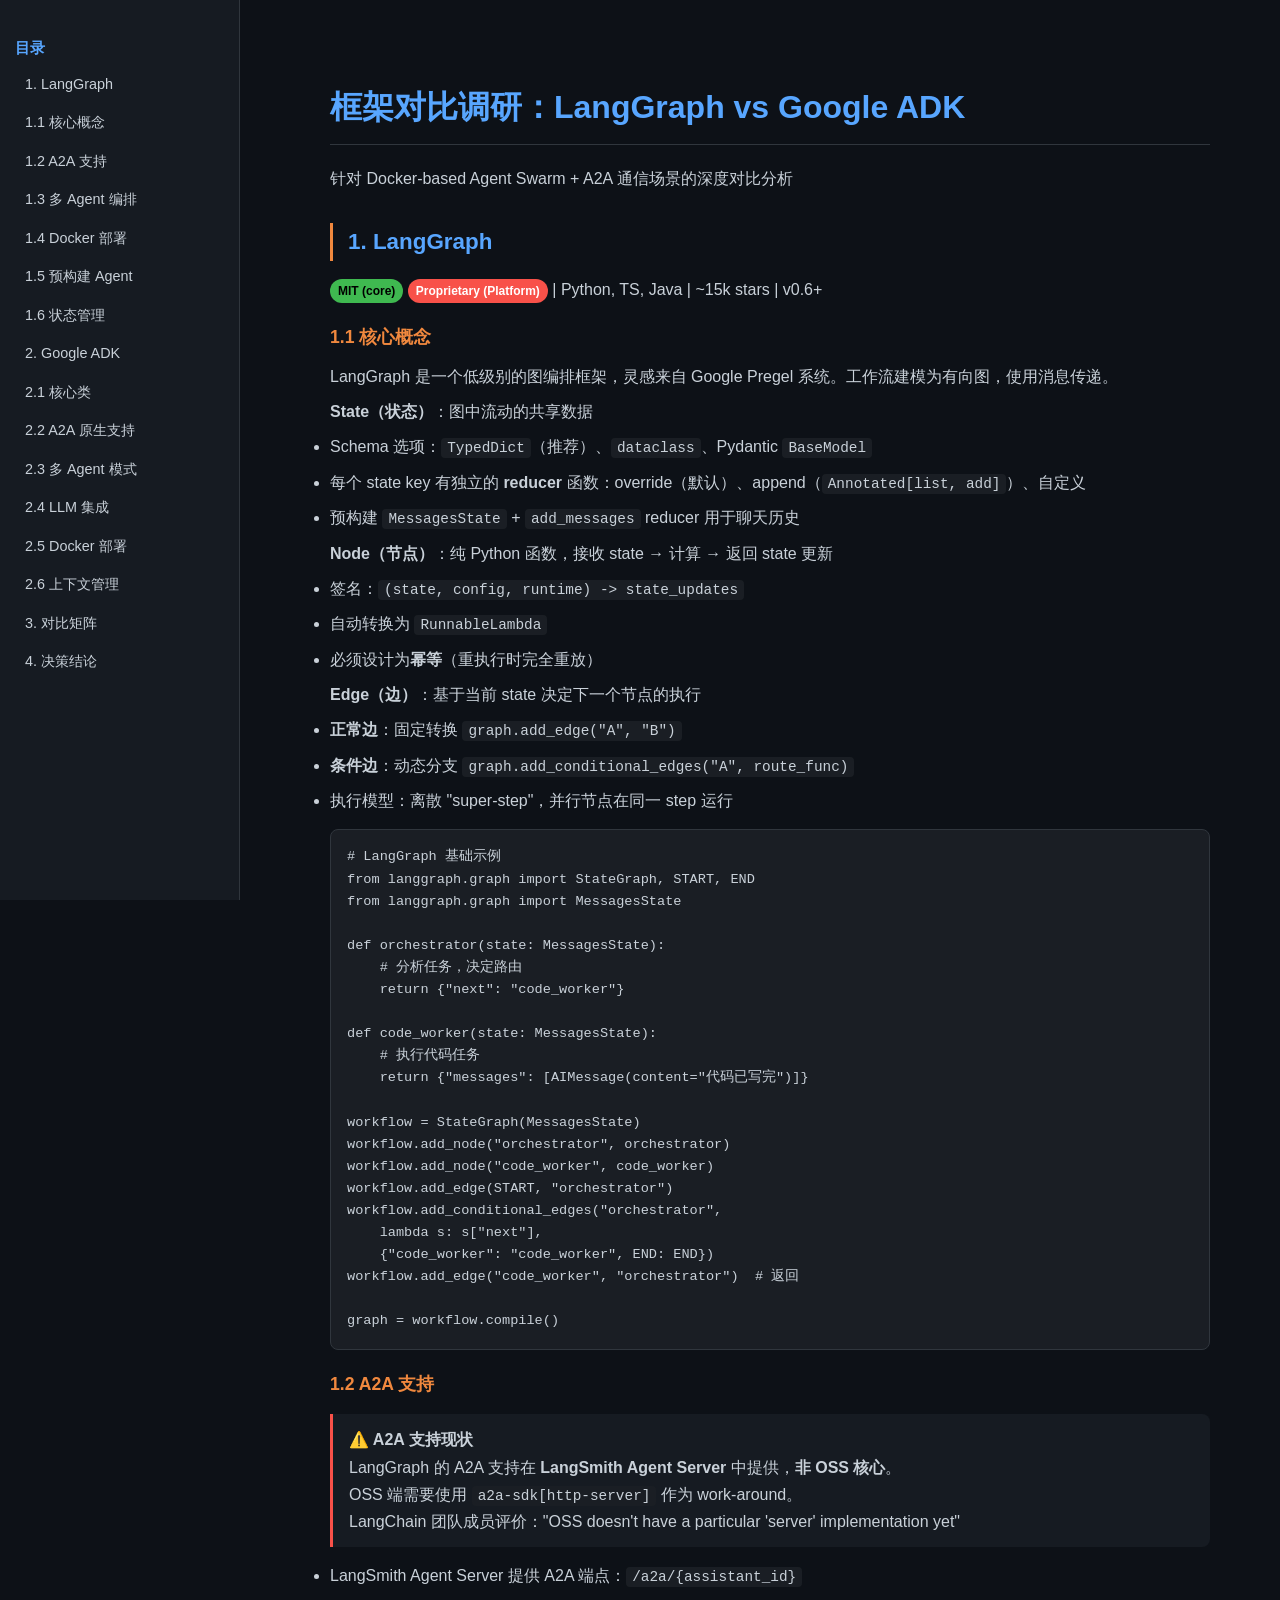
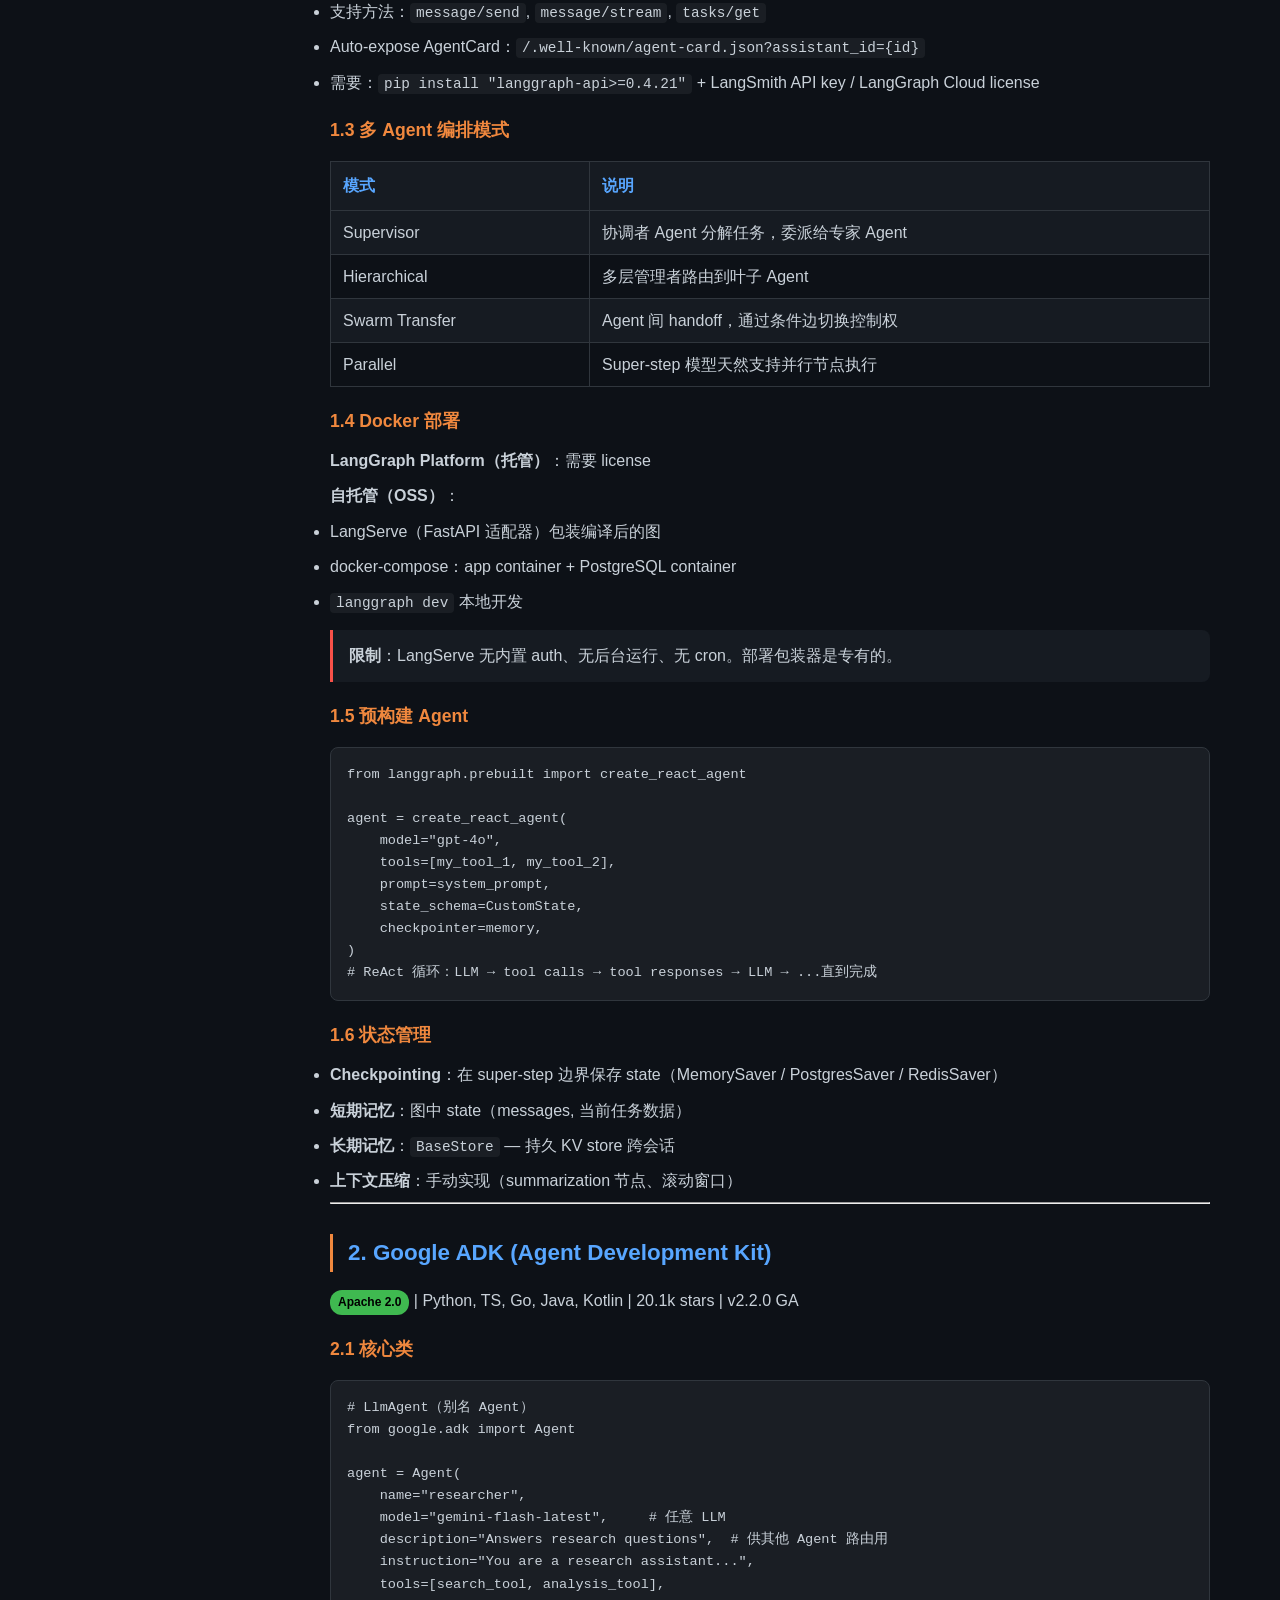
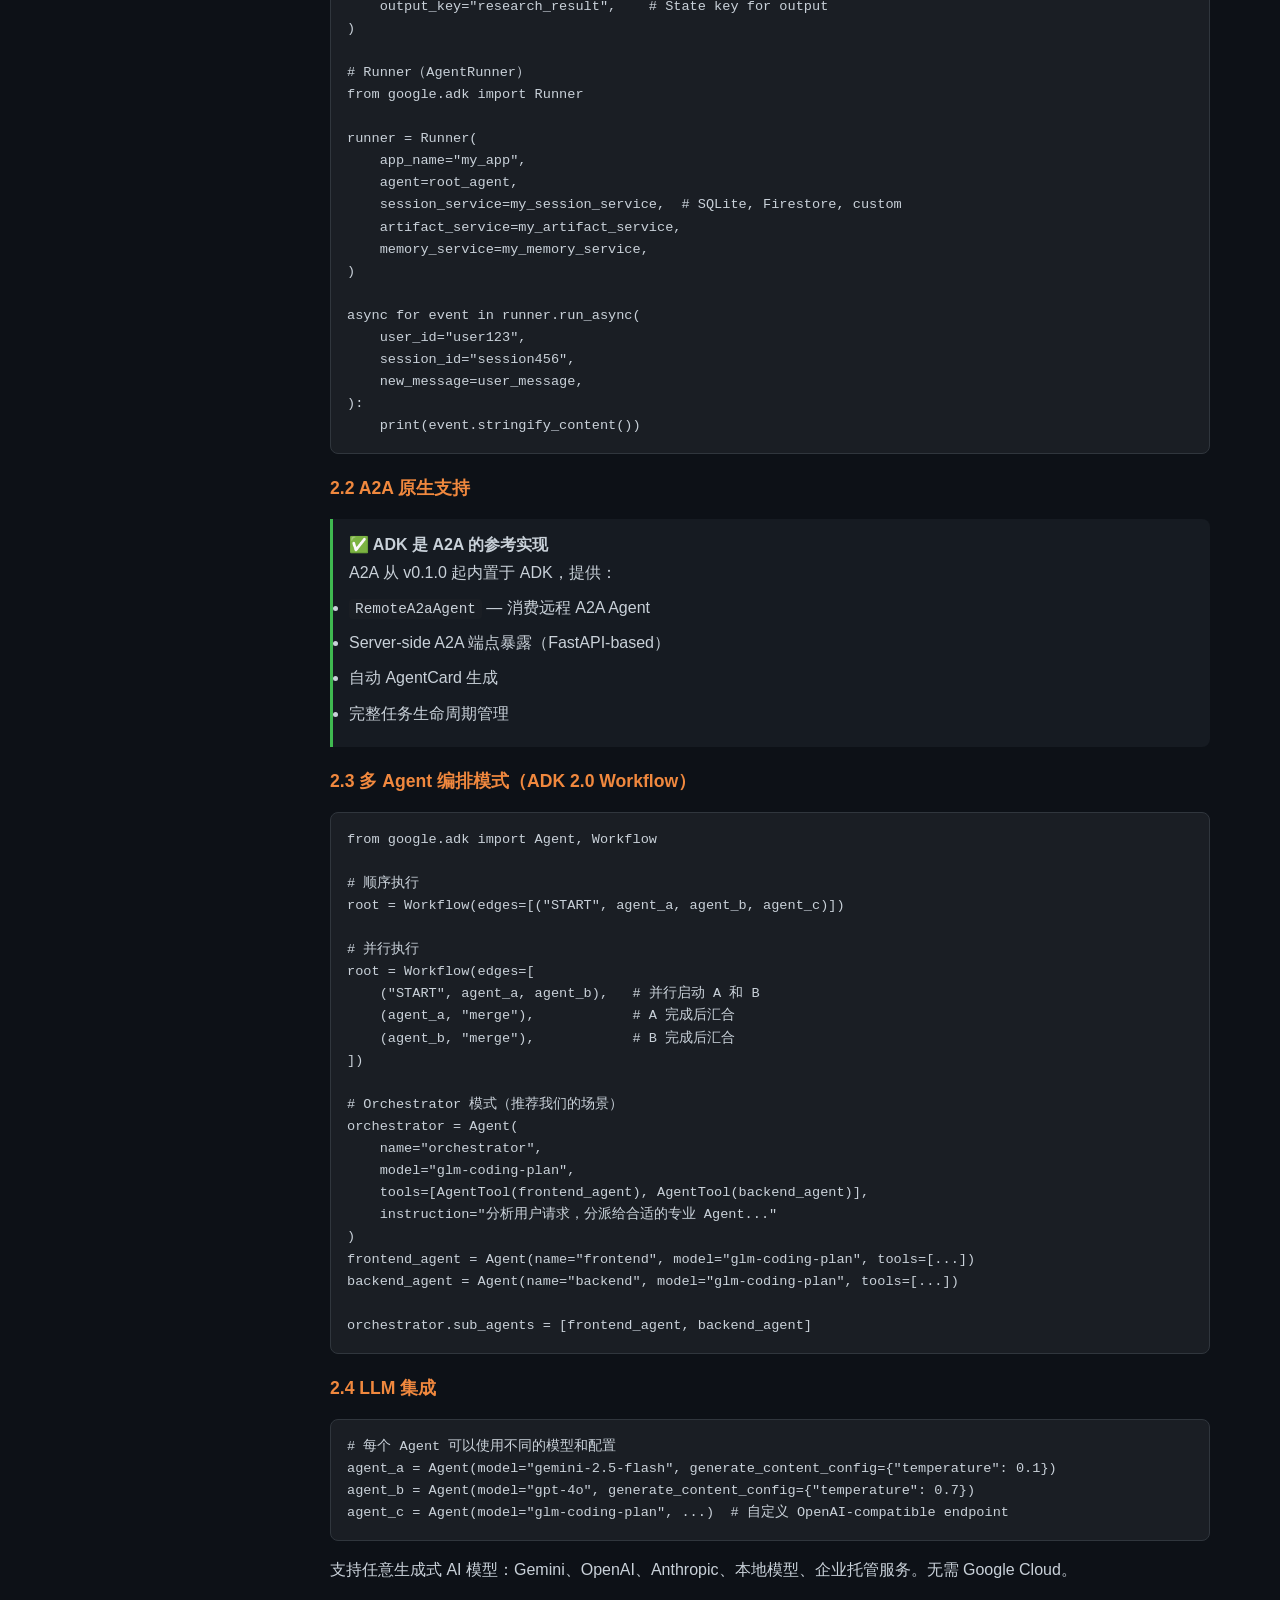
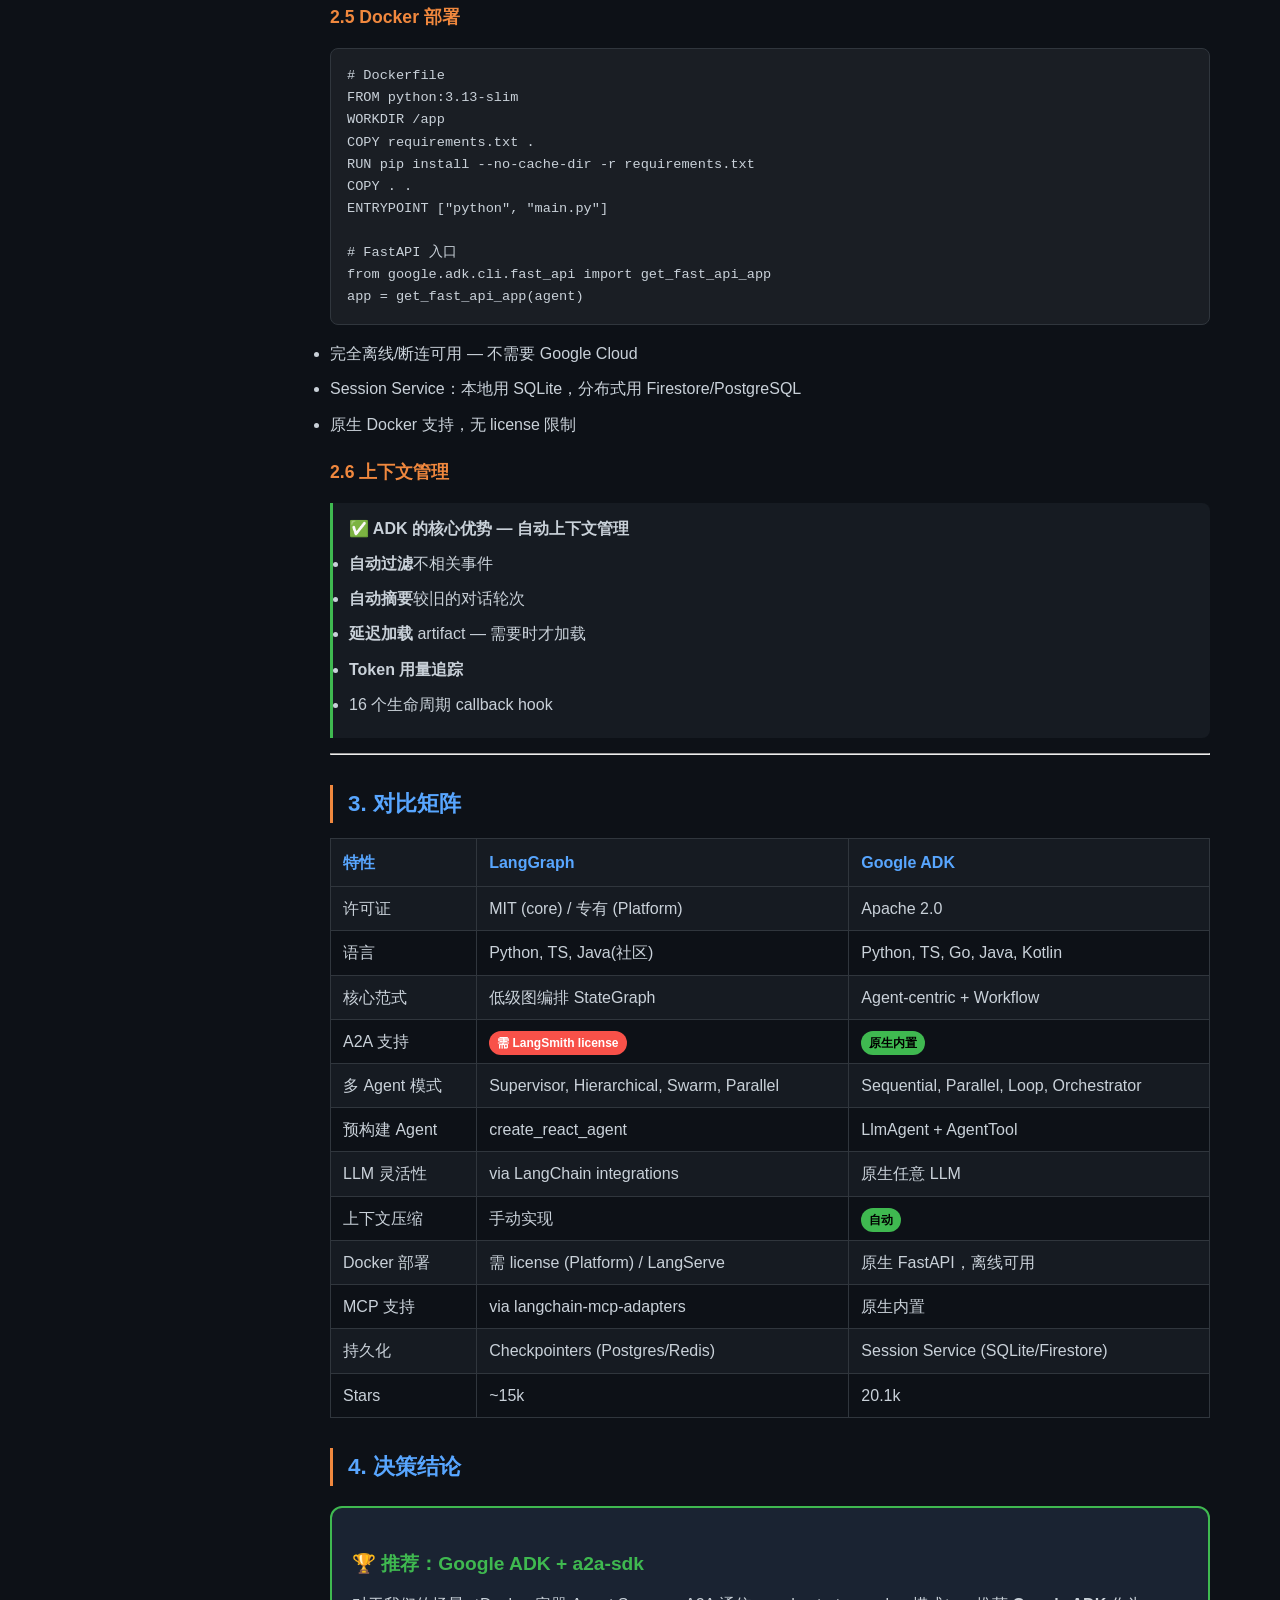
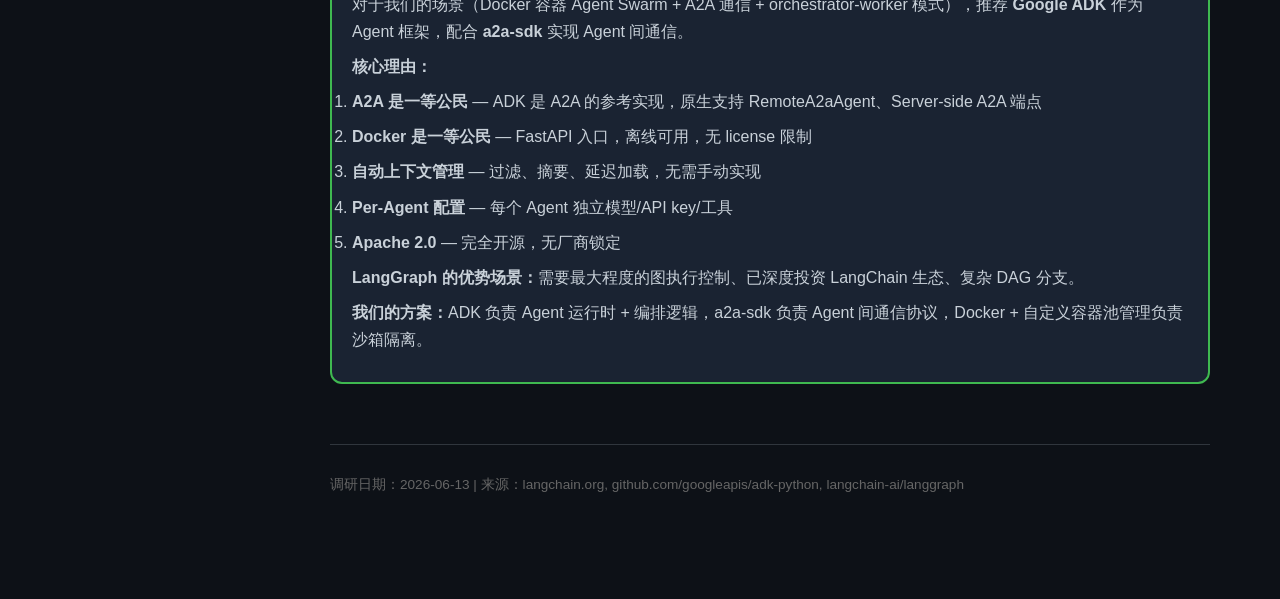
<file: research/02-framework-comparison.html>
<!DOCTYPE html>
<html lang="zh-CN">
<head>
<meta charset="UTF-8">
<meta name="viewport" content="width=device-width, initial-scale=1.0">
<title>框架对比调研：LangGraph vs Google ADK</title>
<style>
:root{--bg:#0d1117;--surface:#161b22;--border:#30363d;--text:#c9d1d9;--heading:#58a6ff;--code-bg:#1a1e24;--accent:#f0883e;--green:#3fb950;--red:#f85149}
*{margin:0;padding:0;box-sizing:border-box}
body{font-family:-apple-system,BlinkMacSystemFont,'Segoe UI',sans-serif;background:var(--bg);color:var(--text);line-height:1.7;padding:20px 40px}
h1{color:var(--heading);font-size:2em;margin:40px 0 20px;border-bottom:1px solid var(--border);padding-bottom:10px}
h2{color:var(--heading);font-size:1.4em;margin:30px 0 15px;cursor:pointer;padding-left:15px;border-left:3px solid var(--accent)}
h3{color:var(--accent);font-size:1.1em;margin:20px 0 10px}
p,li{margin:8px 0}
code{background:var(--code-bg);padding:2px 6px;border-radius:4px;font-family:'Fira Code',monospace;font-size:0.9em}
pre{background:var(--code-bg);border:1px solid var(--border);border-radius:8px;padding:16px;overflow-x:auto;margin:15px 0}
pre code{background:none;padding:0;font-size:0.85em;line-height:1.5}
table{width:100%;border-collapse:collapse;margin:15px 0}
th{background:var(--surface);color:var(--heading);text-align:left;padding:10px 12px;border:1px solid var(--border)}
td{padding:8px 12px;border:1px solid var(--border)}
tr:nth-child(even){background:var(--surface)}
.note{background:var(--surface);border-left:3px solid var(--green);padding:12px 16px;margin:15px 0;border-radius:0 8px 8px 0}
.warn{background:var(--surface);border-left:3px solid var(--red);padding:12px 16px;margin:15px 0;border-radius:0 8px 8px 0}
.badge{display:inline-block;padding:2px 8px;border-radius:12px;font-size:0.75em;font-weight:bold}
.badge-green{background:var(--green);color:#000}
.badge-red{background:var(--red);color:#fff}
.badge-yellow{background:var(--accent);color:#000}
.verdict{background:#1a2332;border:2px solid var(--green);border-radius:12px;padding:20px;margin:20px 0}
.verdict h3{color:var(--green);font-size:1.2em;margin-bottom:10px}
nav{position:fixed;left:0;top:0;width:240px;height:100vh;background:var(--surface);border-right:1px solid var(--border);padding:20px 15px;overflow-y:auto}
nav a{display:block;padding:6px 10px;color:var(--text);text-decoration:none;border-radius:4px;margin:2px 0;font-size:0.9em}
nav a:hover{background:var(--border);color:var(--heading)}
nav h3{color:var(--heading);font-size:0.95em;margin:15px 0 5px}
main{margin-left:260px;max-width:960px;padding:20px 30px 80px}
@media(max-width:900px){nav{display:none}main{margin-left:0}}
</style>
</head>
<body>
<nav>
<h3>目录</h3>
<a href="#langgraph">1. LangGraph</a>
<a href="#langgraph-core">1.1 核心概念</a>
<a href="#langgraph-a2a">1.2 A2A 支持</a>
<a href="#langgraph-multi">1.3 多 Agent 编排</a>
<a href="#langgraph-deploy">1.4 Docker 部署</a>
<a href="#langgraph-prebuilt">1.5 预构建 Agent</a>
<a href="#langgraph-state">1.6 状态管理</a>
<a href="#adk">2. Google ADK</a>
<a href="#adk-core">2.1 核心类</a>
<a href="#adk-a2a">2.2 A2A 原生支持</a>
<a href="#adk-multi">2.3 多 Agent 模式</a>
<a href="#adk-llm">2.4 LLM 集成</a>
<a href="#adk-deploy">2.5 Docker 部署</a>
<a href="#adk-context">2.6 上下文管理</a>
<a href="#compare">3. 对比矩阵</a>
<a href="#decision">4. 决策结论</a>
</nav>
<main>

<h1>框架对比调研：LangGraph vs Google ADK</h1>
<p>针对 Docker-based Agent Swarm + A2A 通信场景的深度对比分析</p>

<h2 id="langgraph">1. LangGraph</h2>
<p><span class="badge badge-green">MIT (core)</span> <span class="badge badge-red">Proprietary (Platform)</span> | Python, TS, Java | ~15k stars | v0.6+</p>

<h3 id="langgraph-core">1.1 核心概念</h3>
<p>LangGraph 是一个低级别的图编排框架，灵感来自 Google Pregel 系统。工作流建模为有向图，使用消息传递。</p>

<p><strong>State（状态）</strong>：图中流动的共享数据</p>
<ul>
<li>Schema 选项：<code>TypedDict</code>（推荐）、<code>dataclass</code>、Pydantic <code>BaseModel</code></li>
<li>每个 state key 有独立的 <strong>reducer</strong> 函数：override（默认）、append（<code>Annotated[list, add]</code>）、自定义</li>
<li>预构建 <code>MessagesState</code> + <code>add_messages</code> reducer 用于聊天历史</li>
</ul>

<p><strong>Node（节点）</strong>：纯 Python 函数，接收 state → 计算 → 返回 state 更新</p>
<ul>
<li>签名：<code>(state, config, runtime) -> state_updates</code></li>
<li>自动转换为 <code>RunnableLambda</code></li>
<li>必须设计为<strong>幂等</strong>（重执行时完全重放）</li>
</ul>

<p><strong>Edge（边）</strong>：基于当前 state 决定下一个节点的执行</p>
<ul>
<li><strong>正常边</strong>：固定转换 <code>graph.add_edge("A", "B")</code></li>
<li><strong>条件边</strong>：动态分支 <code>graph.add_conditional_edges("A", route_func)</code></li>
<li>执行模型：离散 "super-step"，并行节点在同一 step 运行</li>
</ul>

<pre><code># LangGraph 基础示例
from langgraph.graph import StateGraph, START, END
from langgraph.graph import MessagesState

def orchestrator(state: MessagesState):
    # 分析任务，决定路由
    return {"next": "code_worker"}

def code_worker(state: MessagesState):
    # 执行代码任务
    return {"messages": [AIMessage(content="代码已写完")]}

workflow = StateGraph(MessagesState)
workflow.add_node("orchestrator", orchestrator)
workflow.add_node("code_worker", code_worker)
workflow.add_edge(START, "orchestrator")
workflow.add_conditional_edges("orchestrator",
    lambda s: s["next"],
    {"code_worker": "code_worker", END: END})
workflow.add_edge("code_worker", "orchestrator")  # 返回

graph = workflow.compile()</code></pre>

<h3 id="langgraph-a2a">1.2 A2A 支持</h3>
<div class="warn">
<strong>⚠️ A2A 支持现状</strong><br>
LangGraph 的 A2A 支持在 <strong>LangSmith Agent Server</strong> 中提供，<strong>非 OSS 核心</strong>。<br>
OSS 端需要使用 <code>a2a-sdk[http-server]</code> 作为 work-around。<br>
LangChain 团队成员评价："OSS doesn't have a particular 'server' implementation yet"
</div>

<ul>
<li>LangSmith Agent Server 提供 A2A 端点：<code>/a2a/{assistant_id}</code></li>
<li>支持方法：<code>message/send</code>, <code>message/stream</code>, <code>tasks/get</code></li>
<li>Auto-expose AgentCard：<code>/.well-known/agent-card.json?assistant_id={id}</code></li>
<li>需要：<code>pip install "langgraph-api>=0.4.21"</code> + LangSmith API key / LangGraph Cloud license</li>
</ul>

<h3 id="langgraph-multi">1.3 多 Agent 编排模式</h3>
<table>
<tr><th>模式</th><th>说明</th></tr>
<tr><td>Supervisor</td><td>协调者 Agent 分解任务，委派给专家 Agent</td></tr>
<tr><td>Hierarchical</td><td>多层管理者路由到叶子 Agent</td></tr>
<tr><td>Swarm Transfer</td><td>Agent 间 handoff，通过条件边切换控制权</td></tr>
<tr><td>Parallel</td><td>Super-step 模型天然支持并行节点执行</td></tr>
</table>

<h3 id="langgraph-deploy">1.4 Docker 部署</h3>
<p><strong>LangGraph Platform（托管）</strong>：需要 license</p>
<p><strong>自托管（OSS）</strong>：</p>
<ul>
<li>LangServe（FastAPI 适配器）包装编译后的图</li>
<li>docker-compose：app container + PostgreSQL container</li>
<li><code>langgraph dev</code> 本地开发</li>
</ul>
<div class="warn">
<strong>限制</strong>：LangServe 无内置 auth、无后台运行、无 cron。部署包装器是专有的。
</div>

<h3 id="langgraph-prebuilt">1.5 预构建 Agent</h3>
<pre><code>from langgraph.prebuilt import create_react_agent

agent = create_react_agent(
    model="gpt-4o",
    tools=[my_tool_1, my_tool_2],
    prompt=system_prompt,
    state_schema=CustomState,
    checkpointer=memory,
)
# ReAct 循环：LLM → tool calls → tool responses → LLM → ...直到完成</code></pre>

<h3 id="langgraph-state">1.6 状态管理</h3>
<ul>
<li><strong>Checkpointing</strong>：在 super-step 边界保存 state（MemorySaver / PostgresSaver / RedisSaver）</li>
<li><strong>短期记忆</strong>：图中 state（messages, 当前任务数据）</li>
<li><strong>长期记忆</strong>：<code>BaseStore</code> — 持久 KV store 跨会话</li>
<li><strong>上下文压缩</strong>：手动实现（summarization 节点、滚动窗口）</li>
</ul>

<hr>

<h2 id="adk">2. Google ADK (Agent Development Kit)</h2>
<p><span class="badge badge-green">Apache 2.0</span> | Python, TS, Go, Java, Kotlin | 20.1k stars | v2.2.0 GA</p>

<h3 id="adk-core">2.1 核心类</h3>

<pre><code># LlmAgent（别名 Agent）
from google.adk import Agent

agent = Agent(
    name="researcher",
    model="gemini-flash-latest",     # 任意 LLM
    description="Answers research questions",  # 供其他 Agent 路由用
    instruction="You are a research assistant...",
    tools=[search_tool, analysis_tool],
    output_key="research_result",    # State key for output
)

# Runner（AgentRunner）
from google.adk import Runner

runner = Runner(
    app_name="my_app",
    agent=root_agent,
    session_service=my_session_service,  # SQLite, Firestore, custom
    artifact_service=my_artifact_service,
    memory_service=my_memory_service,
)

async for event in runner.run_async(
    user_id="user123",
    session_id="session456",
    new_message=user_message,
):
    print(event.stringify_content())</code></pre>

<h3 id="adk-a2a">2.2 A2A 原生支持</h3>
<div class="note">
<strong>✅ ADK 是 A2A 的参考实现</strong><br>
A2A 从 v0.1.0 起内置于 ADK，提供：
<ul>
<li><code>RemoteA2aAgent</code> — 消费远程 A2A Agent</li>
<li>Server-side A2A 端点暴露（FastAPI-based）</li>
<li>自动 AgentCard 生成</li>
<li>完整任务生命周期管理</li>
</ul>
</div>

<h3 id="adk-multi">2.3 多 Agent 编排模式（ADK 2.0 Workflow）</h3>
<pre><code>from google.adk import Agent, Workflow

# 顺序执行
root = Workflow(edges=[("START", agent_a, agent_b, agent_c)])

# 并行执行
root = Workflow(edges=[
    ("START", agent_a, agent_b),   # 并行启动 A 和 B
    (agent_a, "merge"),            # A 完成后汇合
    (agent_b, "merge"),            # B 完成后汇合
])

# Orchestrator 模式（推荐我们的场景）
orchestrator = Agent(
    name="orchestrator",
    model="glm-coding-plan",
    tools=[AgentTool(frontend_agent), AgentTool(backend_agent)],
    instruction="分析用户请求，分派给合适的专业 Agent..."
)
frontend_agent = Agent(name="frontend", model="glm-coding-plan", tools=[...])
backend_agent = Agent(name="backend", model="glm-coding-plan", tools=[...])

orchestrator.sub_agents = [frontend_agent, backend_agent]</code></pre>

<h3 id="adk-llm">2.4 LLM 集成</h3>
<pre><code># 每个 Agent 可以使用不同的模型和配置
agent_a = Agent(model="gemini-2.5-flash", generate_content_config={"temperature": 0.1})
agent_b = Agent(model="gpt-4o", generate_content_config={"temperature": 0.7})
agent_c = Agent(model="glm-coding-plan", ...)  # 自定义 OpenAI-compatible endpoint</code></pre>
<p>支持任意生成式 AI 模型：Gemini、OpenAI、Anthropic、本地模型、企业托管服务。无需 Google Cloud。</p>

<h3 id="adk-deploy">2.5 Docker 部署</h3>
<pre><code># Dockerfile
FROM python:3.13-slim
WORKDIR /app
COPY requirements.txt .
RUN pip install --no-cache-dir -r requirements.txt
COPY . .
ENTRYPOINT ["python", "main.py"]

# FastAPI 入口
from google.adk.cli.fast_api import get_fast_api_app
app = get_fast_api_app(agent)</code></pre>
<ul>
<li>完全离线/断连可用 — 不需要 Google Cloud</li>
<li>Session Service：本地用 SQLite，分布式用 Firestore/PostgreSQL</li>
<li>原生 Docker 支持，无 license 限制</li>
</ul>

<h3 id="adk-context">2.6 上下文管理</h3>
<div class="note">
<strong>✅ ADK 的核心优势 — 自动上下文管理</strong><br>
<ul>
<li><strong>自动过滤</strong>不相关事件</li>
<li><strong>自动摘要</strong>较旧的对话轮次</li>
<li><strong>延迟加载</strong> artifact — 需要时才加载</li>
<li><strong>Token 用量追踪</strong></li>
<li>16 个生命周期 callback hook</li>
</ul>
</div>

<hr>

<h2 id="compare">3. 对比矩阵</h2>
<table>
<tr><th>特性</th><th>LangGraph</th><th>Google ADK</th></tr>
<tr><td>许可证</td><td>MIT (core) / 专有 (Platform)</td><td>Apache 2.0</td></tr>
<tr><td>语言</td><td>Python, TS, Java(社区)</td><td>Python, TS, Go, Java, Kotlin</td></tr>
<tr><td>核心范式</td><td>低级图编排 StateGraph</td><td>Agent-centric + Workflow</td></tr>
<tr><td>A2A 支持</td><td><span class="badge badge-red">需 LangSmith license</span></td><td><span class="badge badge-green">原生内置</span></td></tr>
<tr><td>多 Agent 模式</td><td>Supervisor, Hierarchical, Swarm, Parallel</td><td>Sequential, Parallel, Loop, Orchestrator</td></tr>
<tr><td>预构建 Agent</td><td>create_react_agent</td><td>LlmAgent + AgentTool</td></tr>
<tr><td>LLM 灵活性</td><td>via LangChain integrations</td><td>原生任意 LLM</td></tr>
<tr><td>上下文压缩</td><td>手动实现</td><td><span class="badge badge-green">自动</span></td></tr>
<tr><td>Docker 部署</td><td>需 license (Platform) / LangServe</td><td>原生 FastAPI，离线可用</td></tr>
<tr><td>MCP 支持</td><td>via langchain-mcp-adapters</td><td>原生内置</td></tr>
<tr><td>持久化</td><td>Checkpointers (Postgres/Redis)</td><td>Session Service (SQLite/Firestore)</td></tr>
<tr><td>Stars</td><td>~15k</td><td>20.1k</td></tr>
</table>

<h2 id="decision">4. 决策结论</h2>

<div class="verdict">
<h3>🏆 推荐：Google ADK + a2a-sdk</h3>
<p>对于我们的场景（Docker 容器 Agent Swarm + A2A 通信 + orchestrator-worker 模式），推荐 <strong>Google ADK</strong> 作为 Agent 框架，配合 <strong>a2a-sdk</strong> 实现 Agent 间通信。</p>
<p><strong>核心理由：</strong></p>
<ol>
<li><strong>A2A 是一等公民</strong> — ADK 是 A2A 的参考实现，原生支持 RemoteA2aAgent、Server-side A2A 端点</li>
<li><strong>Docker 是一等公民</strong> — FastAPI 入口，离线可用，无 license 限制</li>
<li><strong>自动上下文管理</strong> — 过滤、摘要、延迟加载，无需手动实现</li>
<li><strong>Per-Agent 配置</strong> — 每个 Agent 独立模型/API key/工具</li>
<li><strong>Apache 2.0</strong> — 完全开源，无厂商锁定</li>
</ol>
<p><strong>LangGraph 的优势场景：</strong>需要最大程度的图执行控制、已深度投资 LangChain 生态、复杂 DAG 分支。</p>
<p><strong>我们的方案：</strong>ADK 负责 Agent 运行时 + 编排逻辑，a2a-sdk 负责 Agent 间通信协议，Docker + 自定义容器池管理负责沙箱隔离。</p>
</div>

<footer style="margin-top:60px;padding-top:20px;border-top:1px solid var(--border);color:#666;font-size:0.85em">
<p>调研日期：2026-06-13 | 来源：langchain.org, github.com/googleapis/adk-python, langchain-ai/langgraph</p>
</footer>
</main>
</body>
</html>
</file>
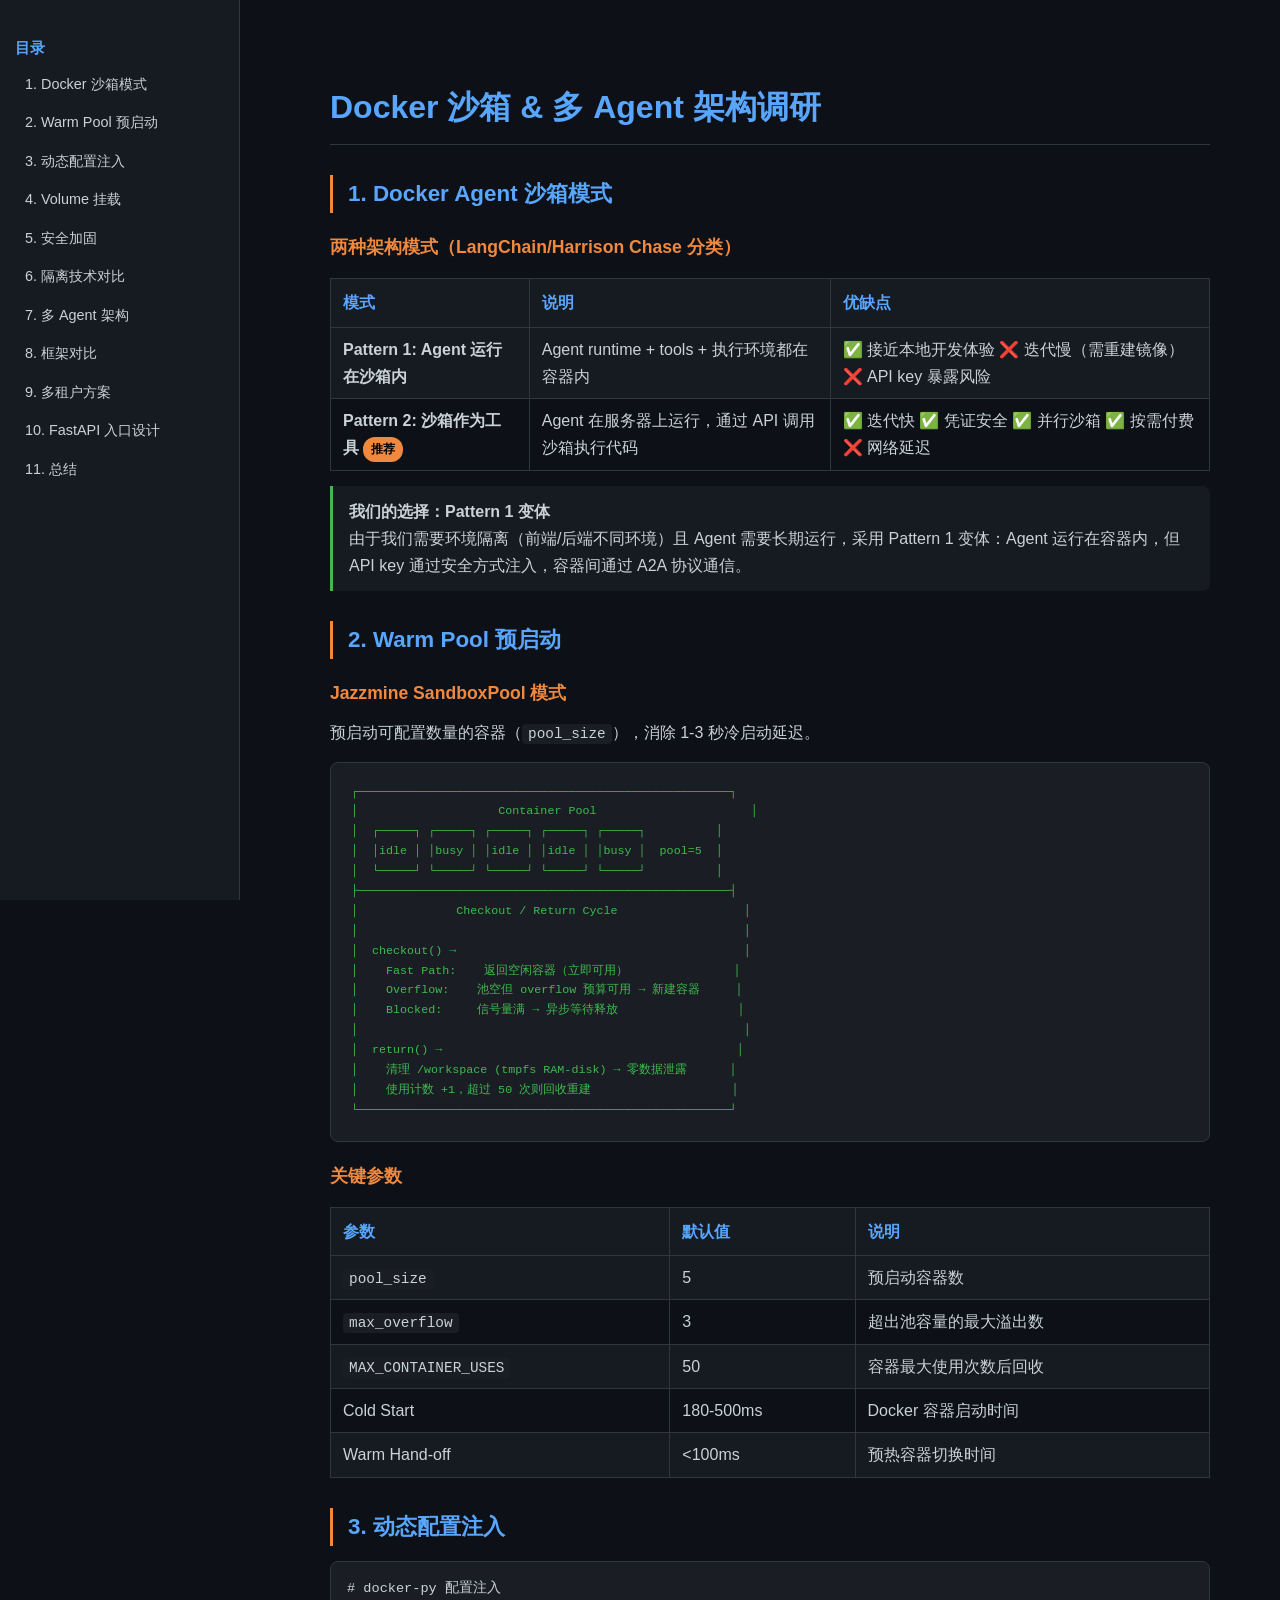
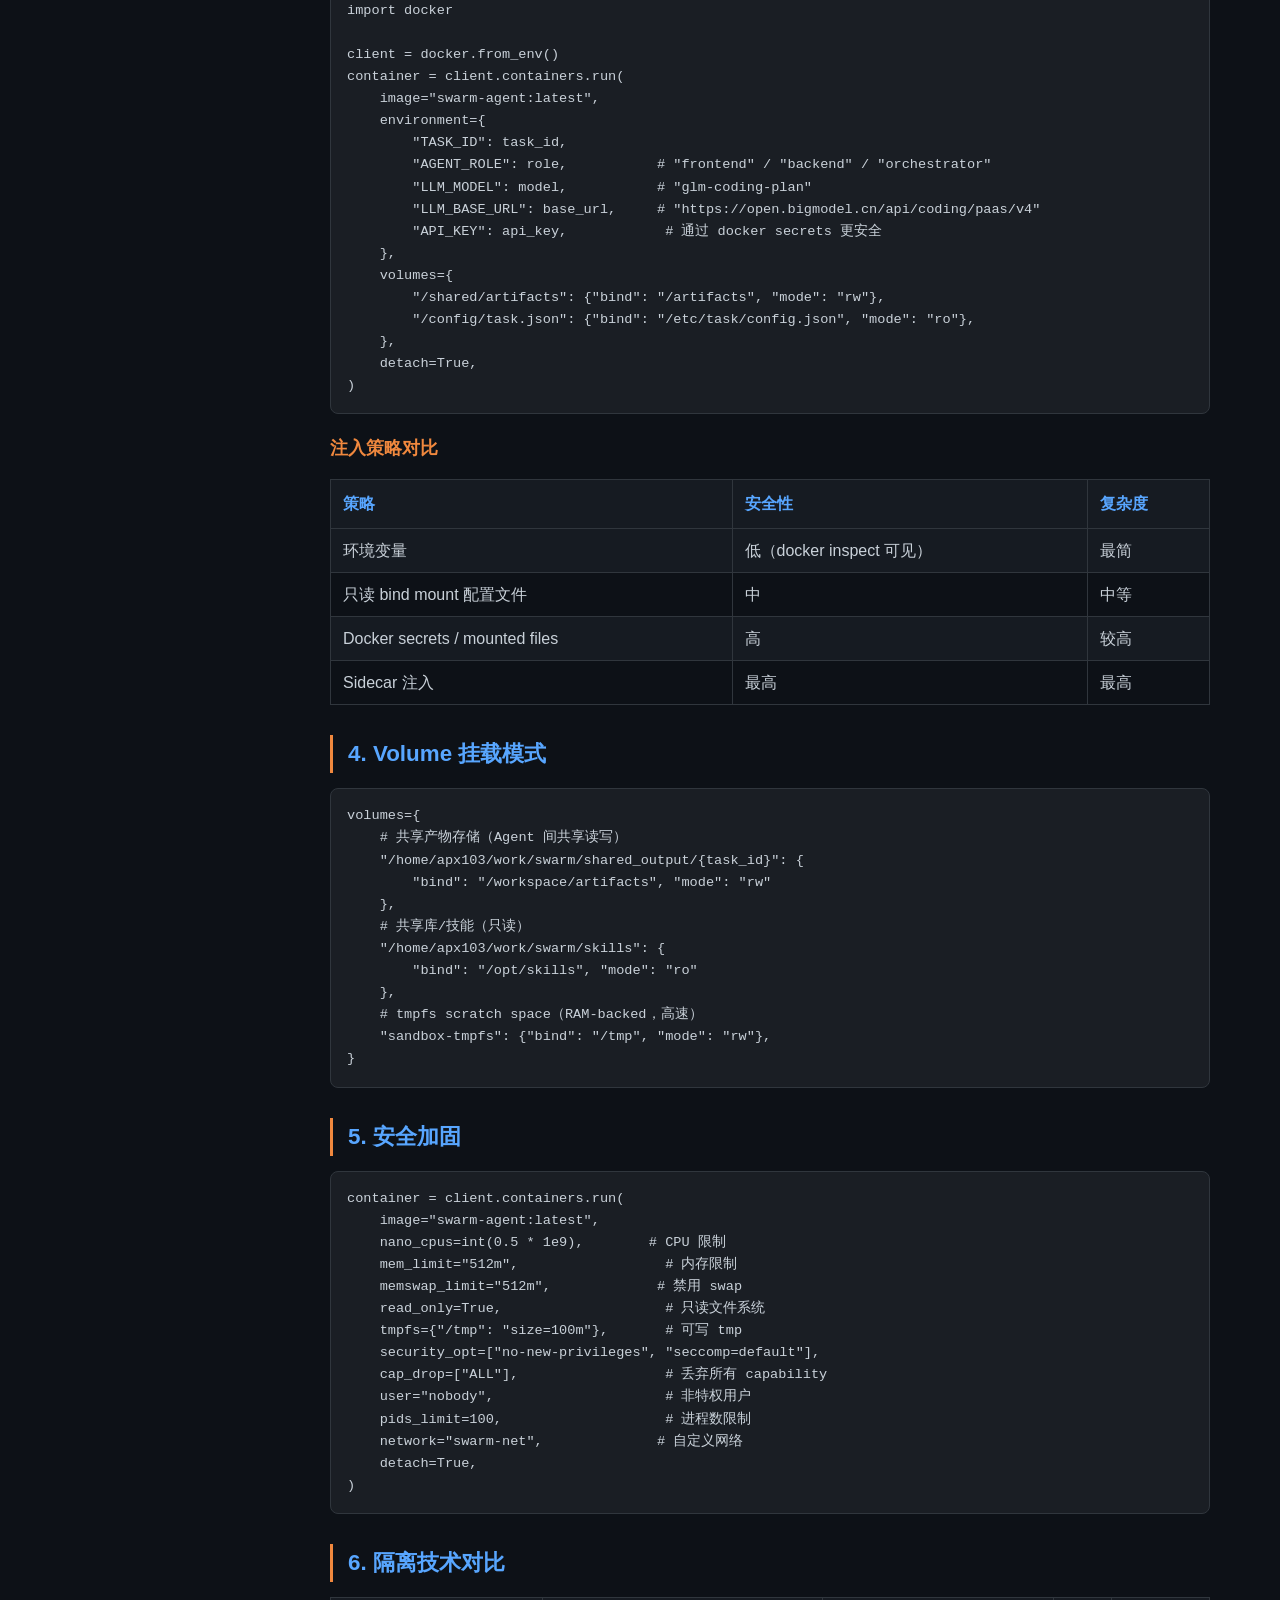
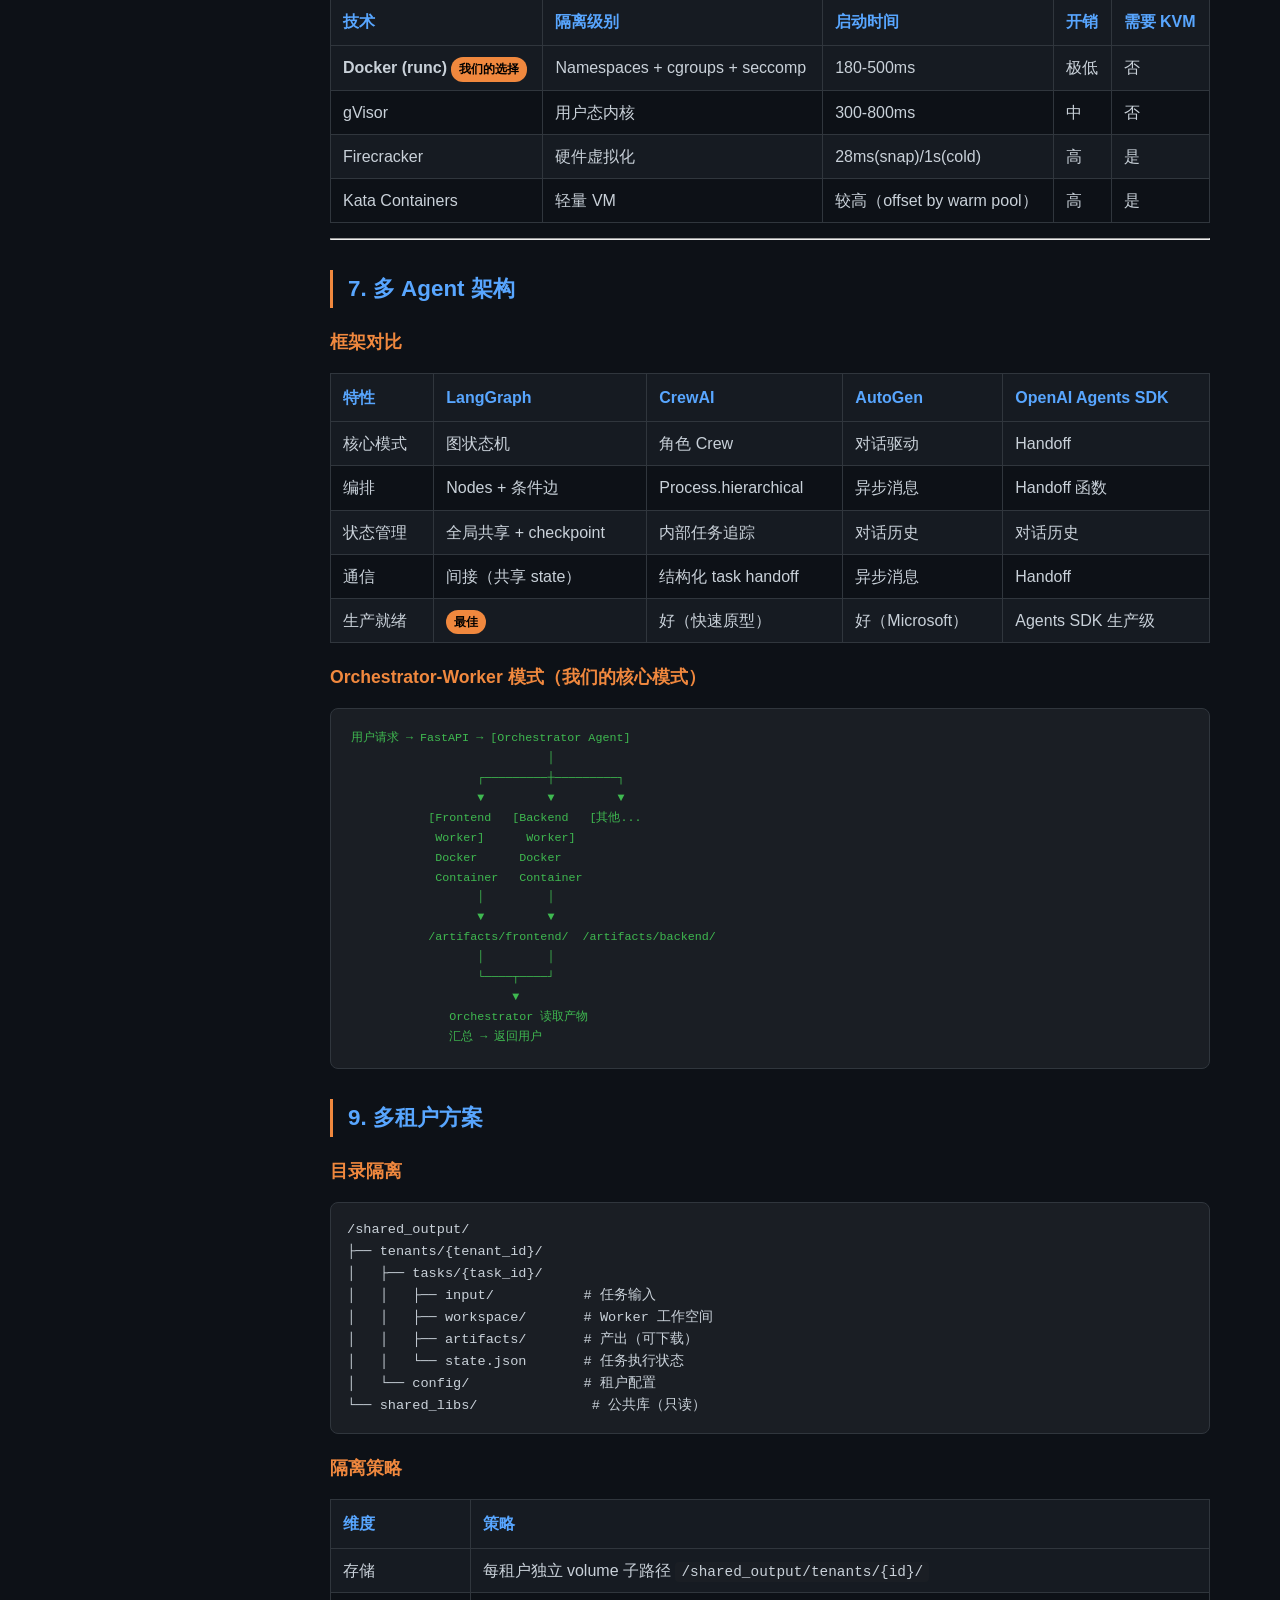
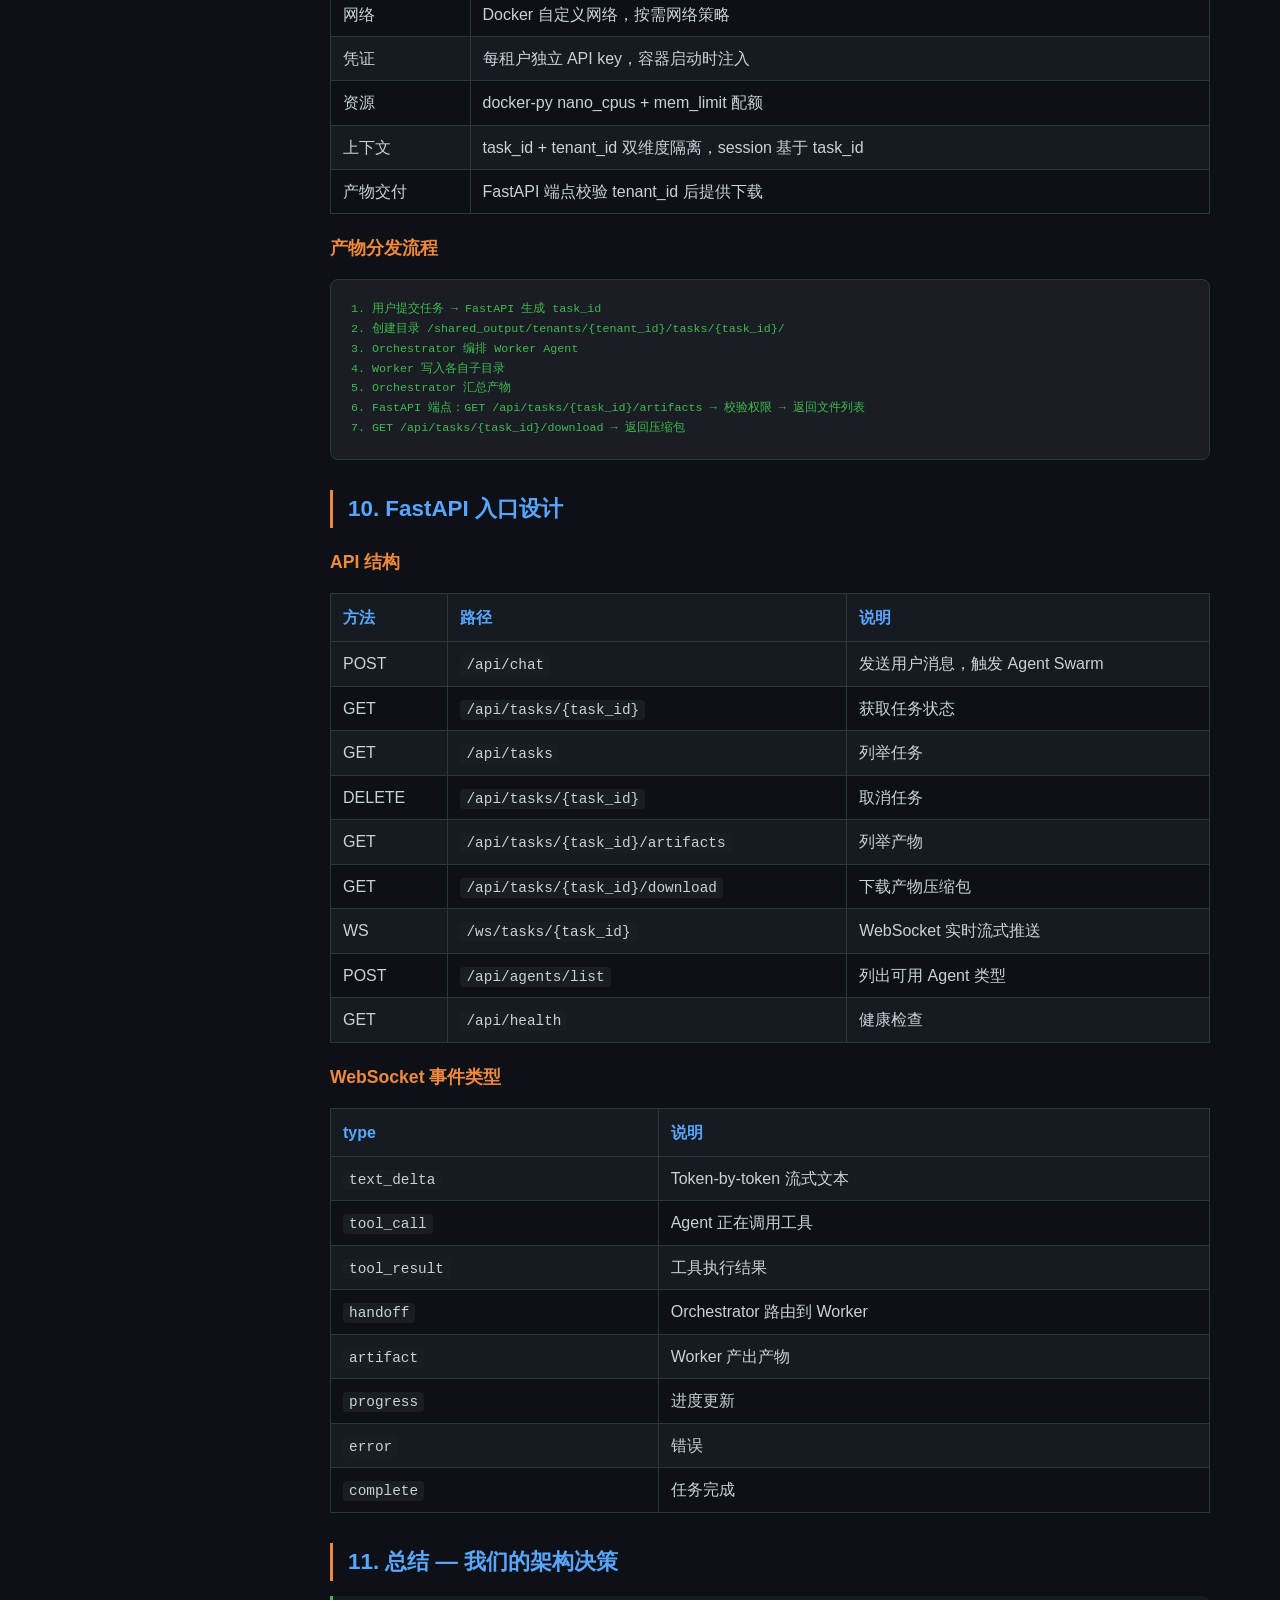
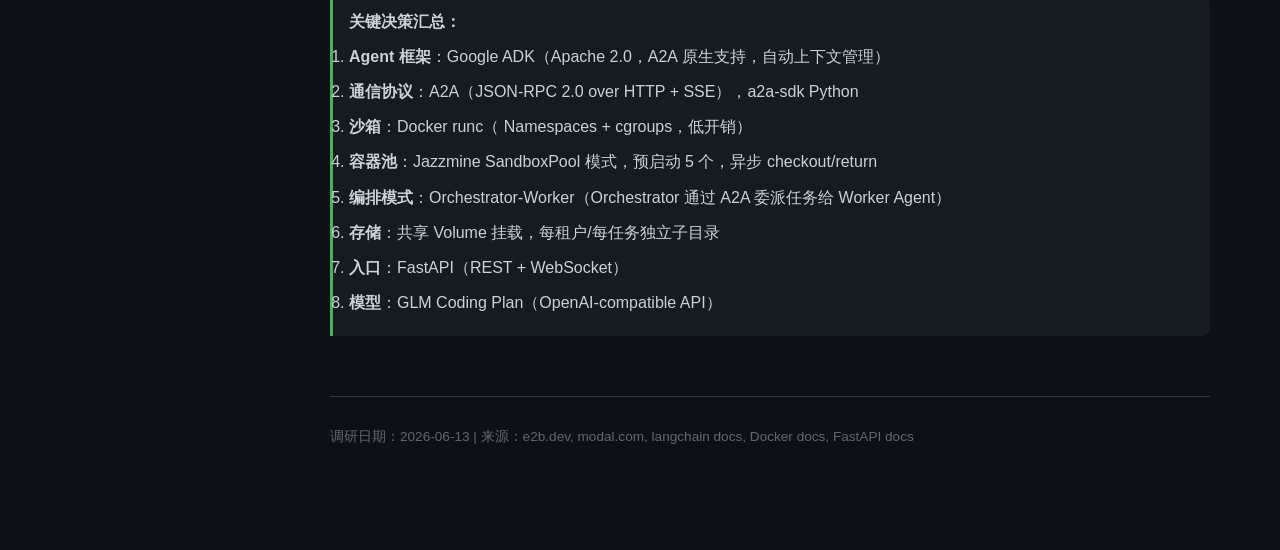
<file: research/03-docker-sandbox-architecture.html>
<!DOCTYPE html>
<html lang="zh-CN">
<head>
<meta charset="UTF-8">
<meta name="viewport" content="width=device-width, initial-scale=1.0">
<title>Docker 沙箱 & 多 Agent 架构调研</title>
<style>
:root{--bg:#0d1117;--surface:#161b22;--border:#30363d;--text:#c9d1d9;--heading:#58a6ff;--code-bg:#1a1e24;--accent:#f0883e;--green:#3fb950;--red:#f85149}
*{margin:0;padding:0;box-sizing:border-box}
body{font-family:-apple-system,BlinkMacSystemFont,'Segoe UI',sans-serif;background:var(--bg);color:var(--text);line-height:1.7;padding:20px 40px}
h1{color:var(--heading);font-size:2em;margin:40px 0 20px;border-bottom:1px solid var(--border);padding-bottom:10px}
h2{color:var(--heading);font-size:1.4em;margin:30px 0 15px;padding-left:15px;border-left:3px solid var(--accent)}
h3{color:var(--accent);font-size:1.1em;margin:20px 0 10px}
p,li{margin:8px 0}
code{background:var(--code-bg);padding:2px 6px;border-radius:4px;font-family:'Fira Code',monospace;font-size:0.9em}
pre{background:var(--code-bg);border:1px solid var(--border);border-radius:8px;padding:16px;overflow-x:auto;margin:15px 0}
pre code{background:none;padding:0;font-size:0.85em;line-height:1.5}
table{width:100%;border-collapse:collapse;margin:15px 0}
th{background:var(--surface);color:var(--heading);text-align:left;padding:10px 12px;border:1px solid var(--border)}
td{padding:8px 12px;border:1px solid var(--border)}
tr:nth-child(even){background:var(--surface)}
.note{background:var(--surface);border-left:3px solid var(--green);padding:12px 16px;margin:15px 0;border-radius:0 8px 8px 0}
.warn{background:var(--surface);border-left:3px solid var(--red);padding:12px 16px;margin:15px 0;border-radius:0 8px 8px 0}
.badge{display:inline-block;padding:2px 8px;border-radius:12px;font-size:0.75em;background:var(--accent);color:#000;font-weight:bold}
.diagram{background:var(--code-bg);border:1px solid var(--border);border-radius:8px;padding:20px;margin:15px 0;font-family:monospace;white-space:pre;overflow-x:auto;color:var(--green);font-size:0.9em}
nav{position:fixed;left:0;top:0;width:240px;height:100vh;background:var(--surface);border-right:1px solid var(--border);padding:20px 15px;overflow-y:auto}
nav a{display:block;padding:6px 10px;color:var(--text);text-decoration:none;border-radius:4px;margin:2px 0;font-size:0.9em}
nav a:hover{background:var(--border);color:var(--heading)}
nav h3{color:var(--heading);font-size:0.95em;margin:15px 0 5px}
main{margin-left:260px;max-width:960px;padding:20px 30px 80px}
@media(max-width:900px){nav{display:none}main{margin-left:0}}
</style>
</head>
<body>
<nav>
<h3>目录</h3>
<a href="#sandbox-patterns">1. Docker 沙箱模式</a>
<a href="#warm-pool">2. Warm Pool 预启动</a>
<a href="#config-injection">3. 动态配置注入</a>
<a href="#volumes">4. Volume 挂载</a>
<a href="#security">5. 安全加固</a>
<a href="#isolation">6. 隔离技术对比</a>
<a href="#swarch">7. 多 Agent 架构</a>
<a href="#framework-compare">8. 框架对比</a>
<a href="#multitenant">9. 多租户方案</a>
<a href="#fastapi">10. FastAPI 入口设计</a>
<a href="#summary">11. 总结</a>
</nav>
<main>

<h1>Docker 沙箱 & 多 Agent 架构调研</h1>

<h2 id="sandbox-patterns">1. Docker Agent 沙箱模式</h2>

<h3>两种架构模式（LangChain/Harrison Chase 分类）</h3>

<table>
<tr><th>模式</th><th>说明</th><th>优缺点</th></tr>
<tr>
<td><strong>Pattern 1: Agent 运行在沙箱内</strong></td>
<td>Agent runtime + tools + 执行环境都在容器内</td>
<td>✅ 接近本地开发体验 ❌ 迭代慢（需重建镜像）❌ API key 暴露风险</td>
</tr>
<tr>
<td><strong>Pattern 2: 沙箱作为工具</strong> <span class="badge">推荐</span></td>
<td>Agent 在服务器上运行，通过 API 调用沙箱执行代码</td>
<td>✅ 迭代快 ✅ 凭证安全 ✅ 并行沙箱 ✅ 按需付费 ❌ 网络延迟</td>
</tr>
</table>

<div class="note">
<strong>我们的选择：Pattern 1 变体</strong><br>
由于我们需要环境隔离（前端/后端不同环境）且 Agent 需要长期运行，采用 Pattern 1 变体：Agent 运行在容器内，但 API key 通过安全方式注入，容器间通过 A2A 协议通信。
</div>

<h2 id="warm-pool">2. Warm Pool 预启动</h2>

<h3>Jazzmine SandboxPool 模式</h3>
<p>预启动可配置数量的容器（<code>pool_size</code>），消除 1-3 秒冷启动延迟。</p>

<div class="diagram">┌─────────────────────────────────────────────────────┐
│                    Container Pool                      │
│  ┌─────┐ ┌─────┐ ┌─────┐ ┌─────┐ ┌─────┐          │
│  │idle │ │busy │ │idle │ │idle │ │busy │  pool=5  │
│  └─────┘ └─────┘ └─────┘ └─────┘ └─────┘          │
├─────────────────────────────────────────────────────┤
│              Checkout / Return Cycle                  │
│                                                       │
│  checkout() →                                         │
│    Fast Path:    返回空闲容器（立即可用）               │
│    Overflow:    池空但 overflow 预算可用 → 新建容器     │
│    Blocked:     信号量满 → 异步等待释放                 │
│                                                       │
│  return() →                                          │
│    清理 /workspace (tmpfs RAM-disk) → 零数据泄露      │
│    使用计数 +1，超过 50 次则回收重建                    │
└─────────────────────────────────────────────────────┘</div>

<h3>关键参数</h3>
<table>
<tr><th>参数</th><th>默认值</th><th>说明</th></tr>
<tr><td><code>pool_size</code></td><td>5</td><td>预启动容器数</td></tr>
<tr><td><code>max_overflow</code></td><td>3</td><td>超出池容量的最大溢出数</td></tr>
<tr><td><code>MAX_CONTAINER_USES</code></td><td>50</td><td>容器最大使用次数后回收</td></tr>
<tr><td>Cold Start</td><td>180-500ms</td><td>Docker 容器启动时间</td></tr>
<tr><td>Warm Hand-off</td><td>&lt;100ms</td><td>预热容器切换时间</td></tr>
</table>

<h2 id="config-injection">3. 动态配置注入</h2>

<pre><code># docker-py 配置注入
import docker

client = docker.from_env()
container = client.containers.run(
    image="swarm-agent:latest",
    environment={
        "TASK_ID": task_id,
        "AGENT_ROLE": role,           # "frontend" / "backend" / "orchestrator"
        "LLM_MODEL": model,           # "glm-coding-plan"
        "LLM_BASE_URL": base_url,     # "https://open.bigmodel.cn/api/coding/paas/v4"
        "API_KEY": api_key,            # 通过 docker secrets 更安全
    },
    volumes={
        "/shared/artifacts": {"bind": "/artifacts", "mode": "rw"},
        "/config/task.json": {"bind": "/etc/task/config.json", "mode": "ro"},
    },
    detach=True,
)</code></pre>

<h3>注入策略对比</h3>
<table>
<tr><th>策略</th><th>安全性</th><th>复杂度</th></tr>
<tr><td>环境变量</td><td>低（docker inspect 可见）</td><td>最简</td></tr>
<tr><td>只读 bind mount 配置文件</td><td>中</td><td>中等</td></tr>
<tr><td>Docker secrets / mounted files</td><td>高</td><td>较高</td></tr>
<tr><td>Sidecar 注入</td><td>最高</td><td>最高</td></tr>
</table>

<h2 id="volumes">4. Volume 挂载模式</h2>
<pre><code>volumes={
    # 共享产物存储（Agent 间共享读写）
    "/home/apx103/work/swarm/shared_output/{task_id}": {
        "bind": "/workspace/artifacts", "mode": "rw"
    },
    # 共享库/技能（只读）
    "/home/apx103/work/swarm/skills": {
        "bind": "/opt/skills", "mode": "ro"
    },
    # tmpfs scratch space（RAM-backed，高速）
    "sandbox-tmpfs": {"bind": "/tmp", "mode": "rw"},
}</code></pre>

<h2 id="security">5. 安全加固</h2>
<pre><code>container = client.containers.run(
    image="swarm-agent:latest",
    nano_cpus=int(0.5 * 1e9),        # CPU 限制
    mem_limit="512m",                  # 内存限制
    memswap_limit="512m",             # 禁用 swap
    read_only=True,                    # 只读文件系统
    tmpfs={"/tmp": "size=100m"},       # 可写 tmp
    security_opt=["no-new-privileges", "seccomp=default"],
    cap_drop=["ALL"],                  # 丢弃所有 capability
    user="nobody",                     # 非特权用户
    pids_limit=100,                    # 进程数限制
    network="swarm-net",              # 自定义网络
    detach=True,
)</code></pre>

<h2 id="isolation">6. 隔离技术对比</h2>
<table>
<tr><th>技术</th><th>隔离级别</th><th>启动时间</th><th>开销</th><th>需要 KVM</th></tr>
<tr><td><strong>Docker (runc)</strong> <span class="badge">我们的选择</span></td><td>Namespaces + cgroups + seccomp</td><td>180-500ms</td><td>极低</td><td>否</td></tr>
<tr><td>gVisor</td><td>用户态内核</td><td>300-800ms</td><td>中</td><td>否</td></tr>
<tr><td>Firecracker</td><td>硬件虚拟化</td><td>28ms(snap)/1s(cold)</td><td>高</td><td>是</td></tr>
<tr><td>Kata Containers</td><td>轻量 VM</td><td>较高（offset by warm pool）</td><td>高</td><td>是</td></tr>
</table>

<hr>

<h2 id="swarch">7. 多 Agent 架构</h2>

<h3>框架对比</h3>
<table>
<tr><th>特性</th><th>LangGraph</th><th>CrewAI</th><th>AutoGen</th><th>OpenAI Agents SDK</th></tr>
<tr><td>核心模式</td><td>图状态机</td><td>角色 Crew</td><td>对话驱动</td><td>Handoff</td></tr>
<tr><td>编排</td><td>Nodes + 条件边</td><td>Process.hierarchical</td><td>异步消息</td><td>Handoff 函数</td></tr>
<tr><td>状态管理</td><td>全局共享 + checkpoint</td><td>内部任务追踪</td><td>对话历史</td><td>对话历史</td></tr>
<tr><td>通信</td><td>间接（共享 state）</td><td>结构化 task handoff</td><td>异步消息</td><td>Handoff</td></tr>
<tr><td>生产就绪</td><td><span class="badge">最佳</span></td><td>好（快速原型）</td><td>好（Microsoft）</td><td>Agents SDK 生产级</td></tr>
</table>

<h3>Orchestrator-Worker 模式（我们的核心模式）</h3>
<div class="diagram">用户请求 → FastAPI → [Orchestrator Agent]
                            │
                  ┌─────────┼─────────┐
                  ▼         ▼         ▼
           [Frontend   [Backend   [其他...
            Worker]      Worker]
            Docker      Docker
            Container   Container
                  │         │
                  ▼         ▼
           /artifacts/frontend/  /artifacts/backend/
                  │         │
                  └────┬────┘
                       ▼
              Orchestrator 读取产物
              汇总 → 返回用户</div>

<h2 id="multitenant">9. 多租户方案</h2>

<h3>目录隔离</h3>
<pre><code>/shared_output/
├── tenants/{tenant_id}/
│   ├── tasks/{task_id}/
│   │   ├── input/           # 任务输入
│   │   ├── workspace/       # Worker 工作空间
│   │   ├── artifacts/       # 产出（可下载）
│   │   └── state.json       # 任务执行状态
│   └── config/              # 租户配置
└── shared_libs/              # 公共库（只读）</code></pre>

<h3>隔离策略</h3>
<table>
<tr><th>维度</th><th>策略</th></tr>
<tr><td>存储</td><td>每租户独立 volume 子路径 <code>/shared_output/tenants/{id}/</code></td></tr>
<tr><td>网络</td><td>Docker 自定义网络，按需网络策略</td></tr>
<tr><td>凭证</td><td>每租户独立 API key，容器启动时注入</td></tr>
<tr><td>资源</td><td>docker-py nano_cpus + mem_limit 配额</td></tr>
<tr><td>上下文</td><td>task_id + tenant_id 双维度隔离，session 基于 task_id</td></tr>
<tr><td>产物交付</td><td>FastAPI 端点校验 tenant_id 后提供下载</td></tr>
</table>

<h3>产物分发流程</h3>
<div class="diagram">1. 用户提交任务 → FastAPI 生成 task_id
2. 创建目录 /shared_output/tenants/{tenant_id}/tasks/{task_id}/
3. Orchestrator 编排 Worker Agent
4. Worker 写入各自子目录
5. Orchestrator 汇总产物
6. FastAPI 端点：GET /api/tasks/{task_id}/artifacts → 校验权限 → 返回文件列表
7. GET /api/tasks/{task_id}/download → 返回压缩包</div>

<h2 id="fastapi">10. FastAPI 入口设计</h2>

<h3>API 结构</h3>
<table>
<tr><th>方法</th><th>路径</th><th>说明</th></tr>
<tr><td>POST</td><td><code>/api/chat</code></td><td>发送用户消息，触发 Agent Swarm</td></tr>
<tr><td>GET</td><td><code>/api/tasks/{task_id}</code></td><td>获取任务状态</td></tr>
<tr><td>GET</td><td><code>/api/tasks</code></td><td>列举任务</td></tr>
<tr><td>DELETE</td><td><code>/api/tasks/{task_id}</code></td><td>取消任务</td></tr>
<tr><td>GET</td><td><code>/api/tasks/{task_id}/artifacts</code></td><td>列举产物</td></tr>
<tr><td>GET</td><td><code>/api/tasks/{task_id}/download</code></td><td>下载产物压缩包</td></tr>
<tr><td>WS</td><td><code>/ws/tasks/{task_id}</code></td><td>WebSocket 实时流式推送</td></tr>
<tr><td>POST</td><td><code>/api/agents/list</code></td><td>列出可用 Agent 类型</td></tr>
<tr><td>GET</td><td><code>/api/health</code></td><td>健康检查</td></tr>
</table>

<h3>WebSocket 事件类型</h3>
<table>
<tr><th>type</th><th>说明</th></tr>
<tr><td><code>text_delta</code></td><td>Token-by-token 流式文本</td></tr>
<tr><td><code>tool_call</code></td><td>Agent 正在调用工具</td></tr>
<tr><td><code>tool_result</code></td><td>工具执行结果</td></tr>
<tr><td><code>handoff</code></td><td>Orchestrator 路由到 Worker</td></tr>
<tr><td><code>artifact</code></td><td>Worker 产出产物</td></tr>
<tr><td><code>progress</code></td><td>进度更新</td></tr>
<tr><td><code>error</code></td><td>错误</td></tr>
<tr><td><code>complete</code></td><td>任务完成</td></tr>
</table>

<h2 id="summary">11. 总结 — 我们的架构决策</h2>

<div class="note">
<strong>关键决策汇总：</strong>
<ol>
<li><strong>Agent 框架</strong>：Google ADK（Apache 2.0，A2A 原生支持，自动上下文管理）</li>
<li><strong>通信协议</strong>：A2A（JSON-RPC 2.0 over HTTP + SSE），a2a-sdk Python</li>
<li><strong>沙箱</strong>：Docker runc（ Namespaces + cgroups，低开销）</li>
<li><strong>容器池</strong>：Jazzmine SandboxPool 模式，预启动 5 个，异步 checkout/return</li>
<li><strong>编排模式</strong>：Orchestrator-Worker（Orchestrator 通过 A2A 委派任务给 Worker Agent）</li>
<li><strong>存储</strong>：共享 Volume 挂载，每租户/每任务独立子目录</li>
<li><strong>入口</strong>：FastAPI（REST + WebSocket）</li>
<li><strong>模型</strong>：GLM Coding Plan（OpenAI-compatible API）</li>
</ol>
</div>

<footer style="margin-top:60px;padding-top:20px;border-top:1px solid var(--border);color:#666;font-size:0.85em">
<p>调研日期：2026-06-13 | 来源：e2b.dev, modal.com, langchain docs, Docker docs, FastAPI docs</p>
</footer>
</main>
</body>
</html>
</file>
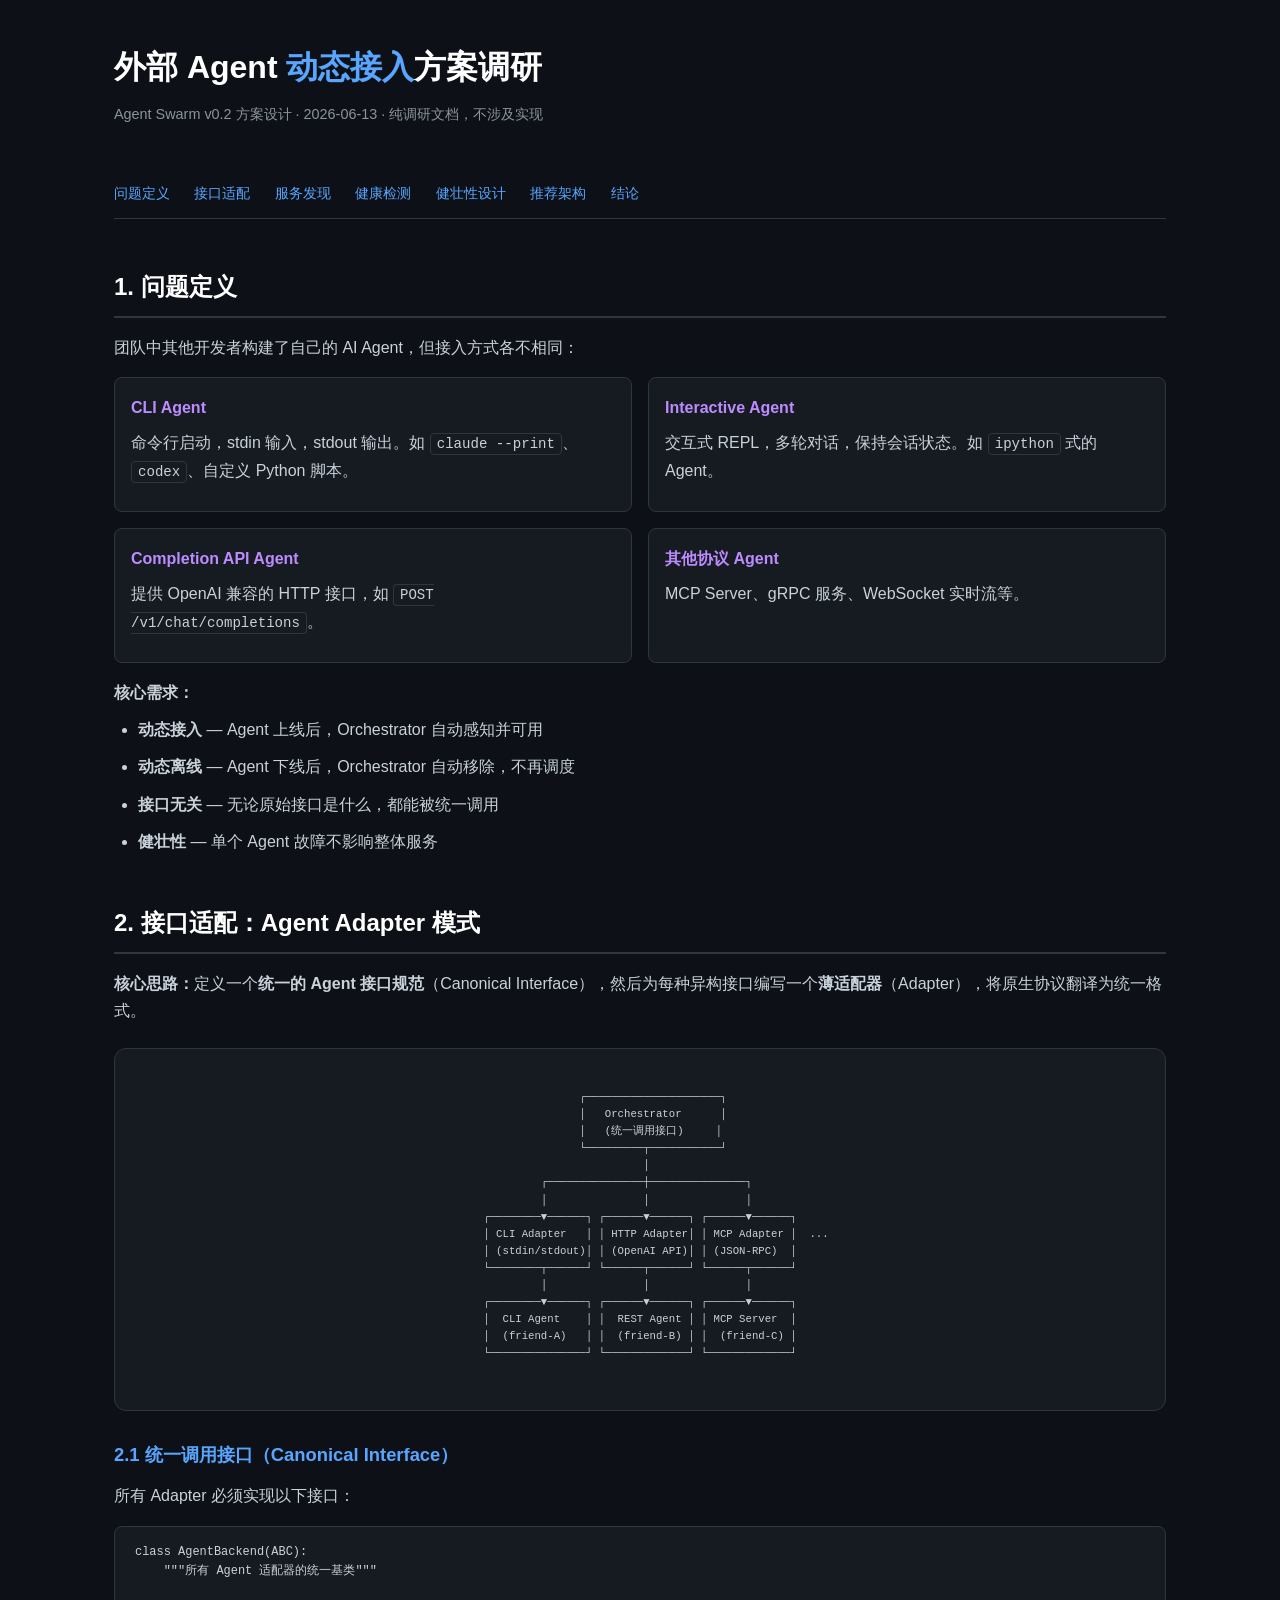
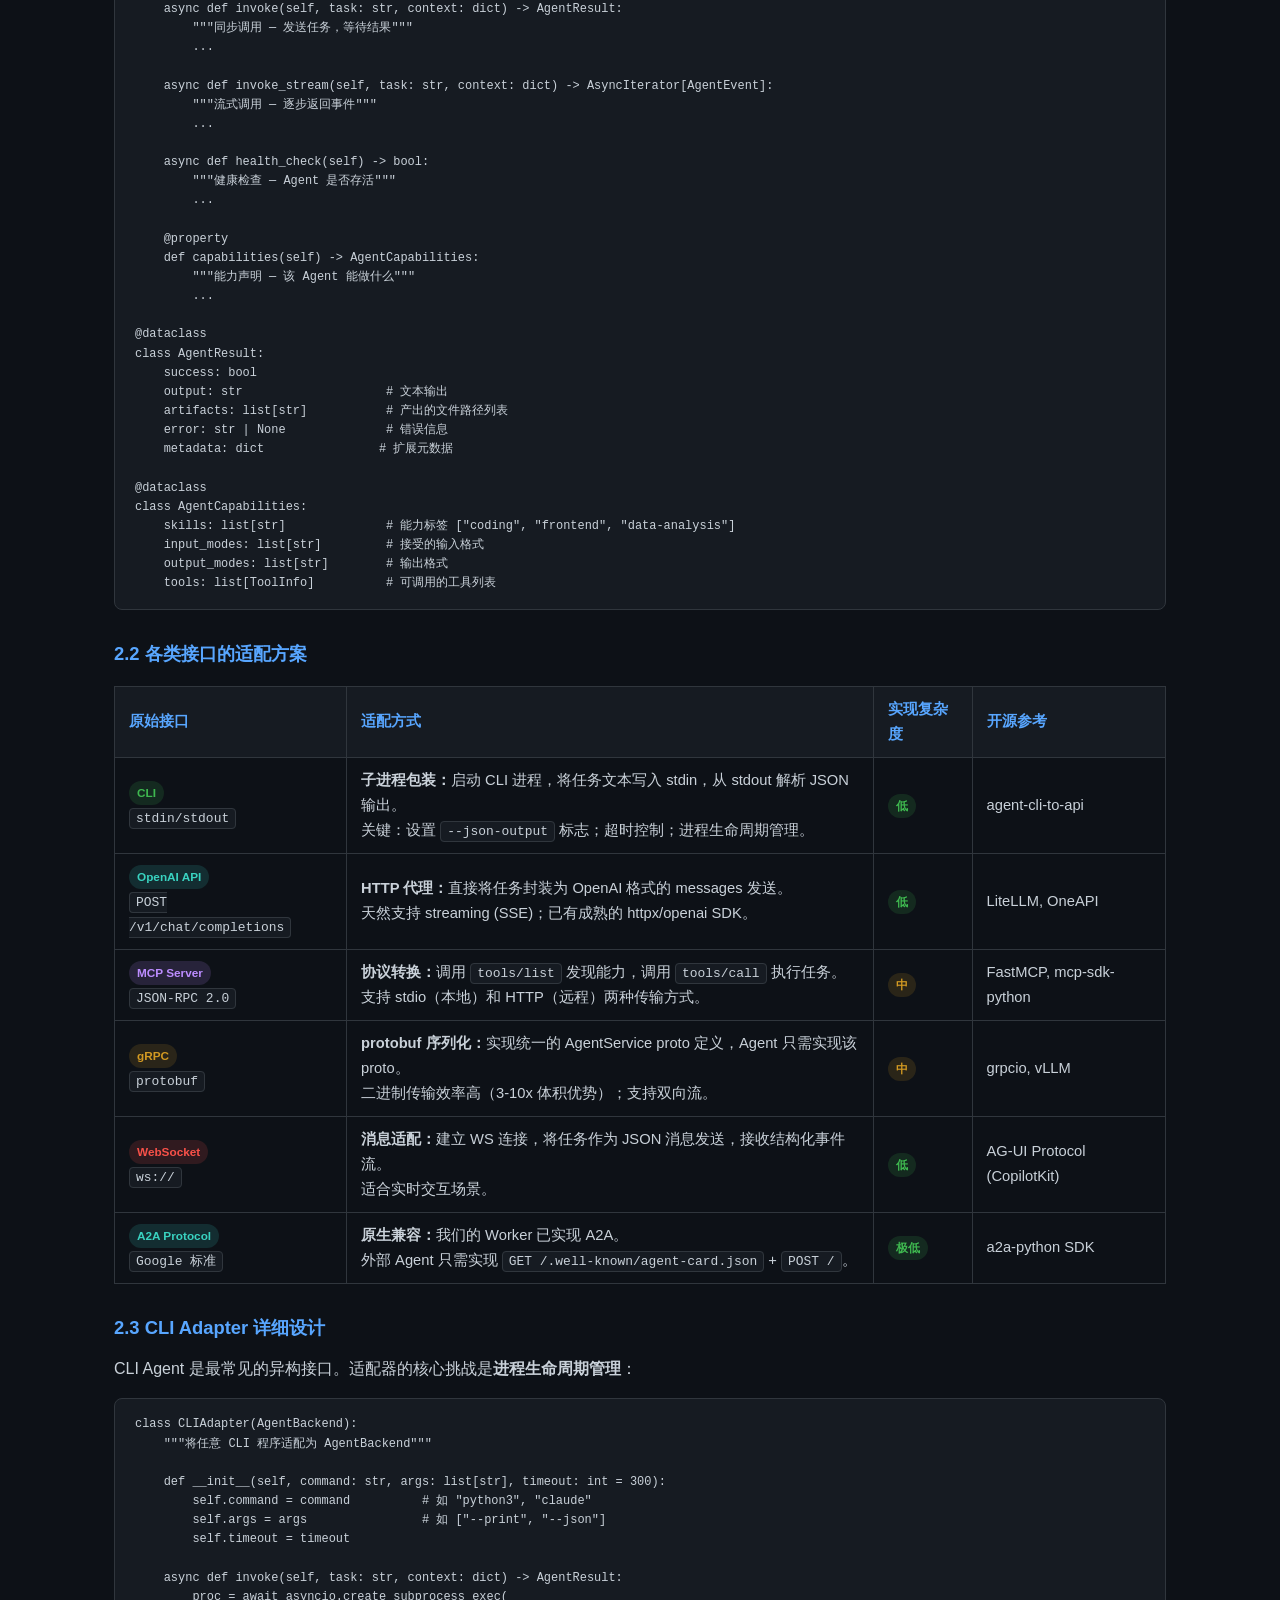
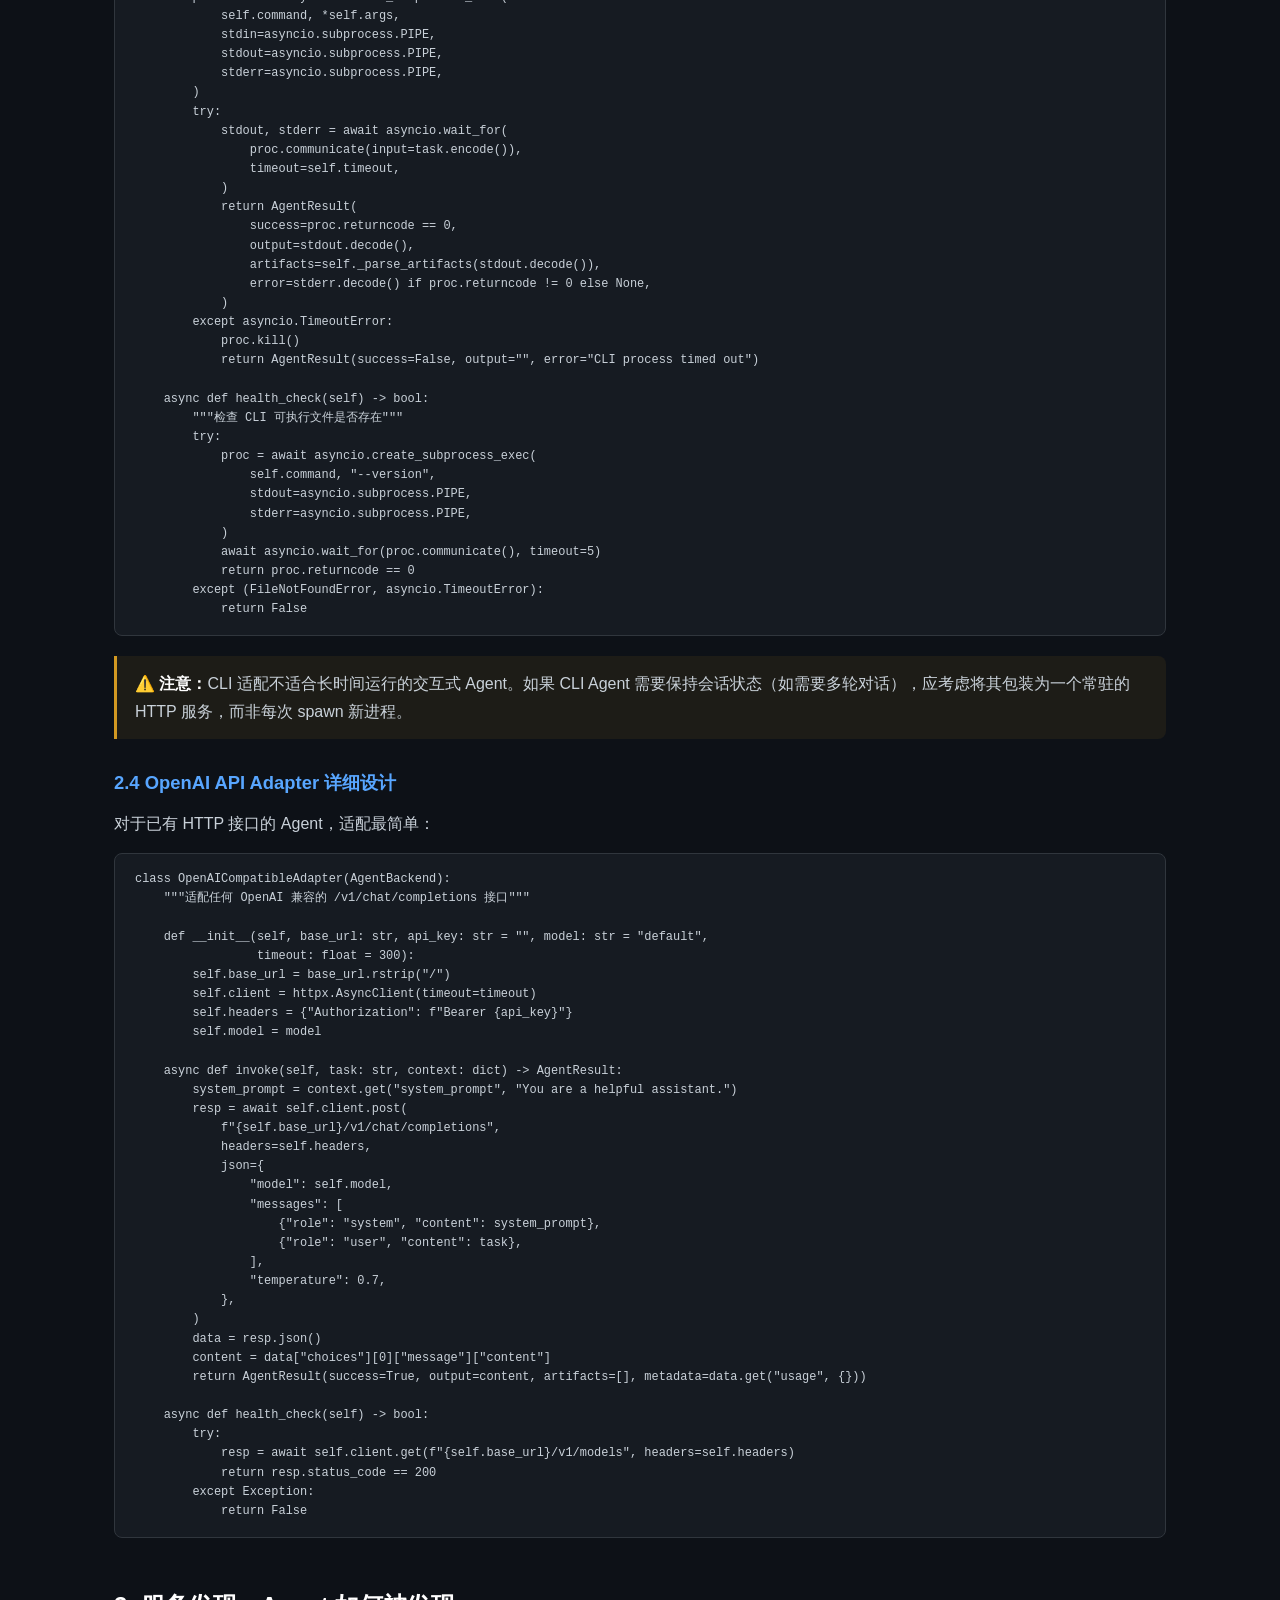
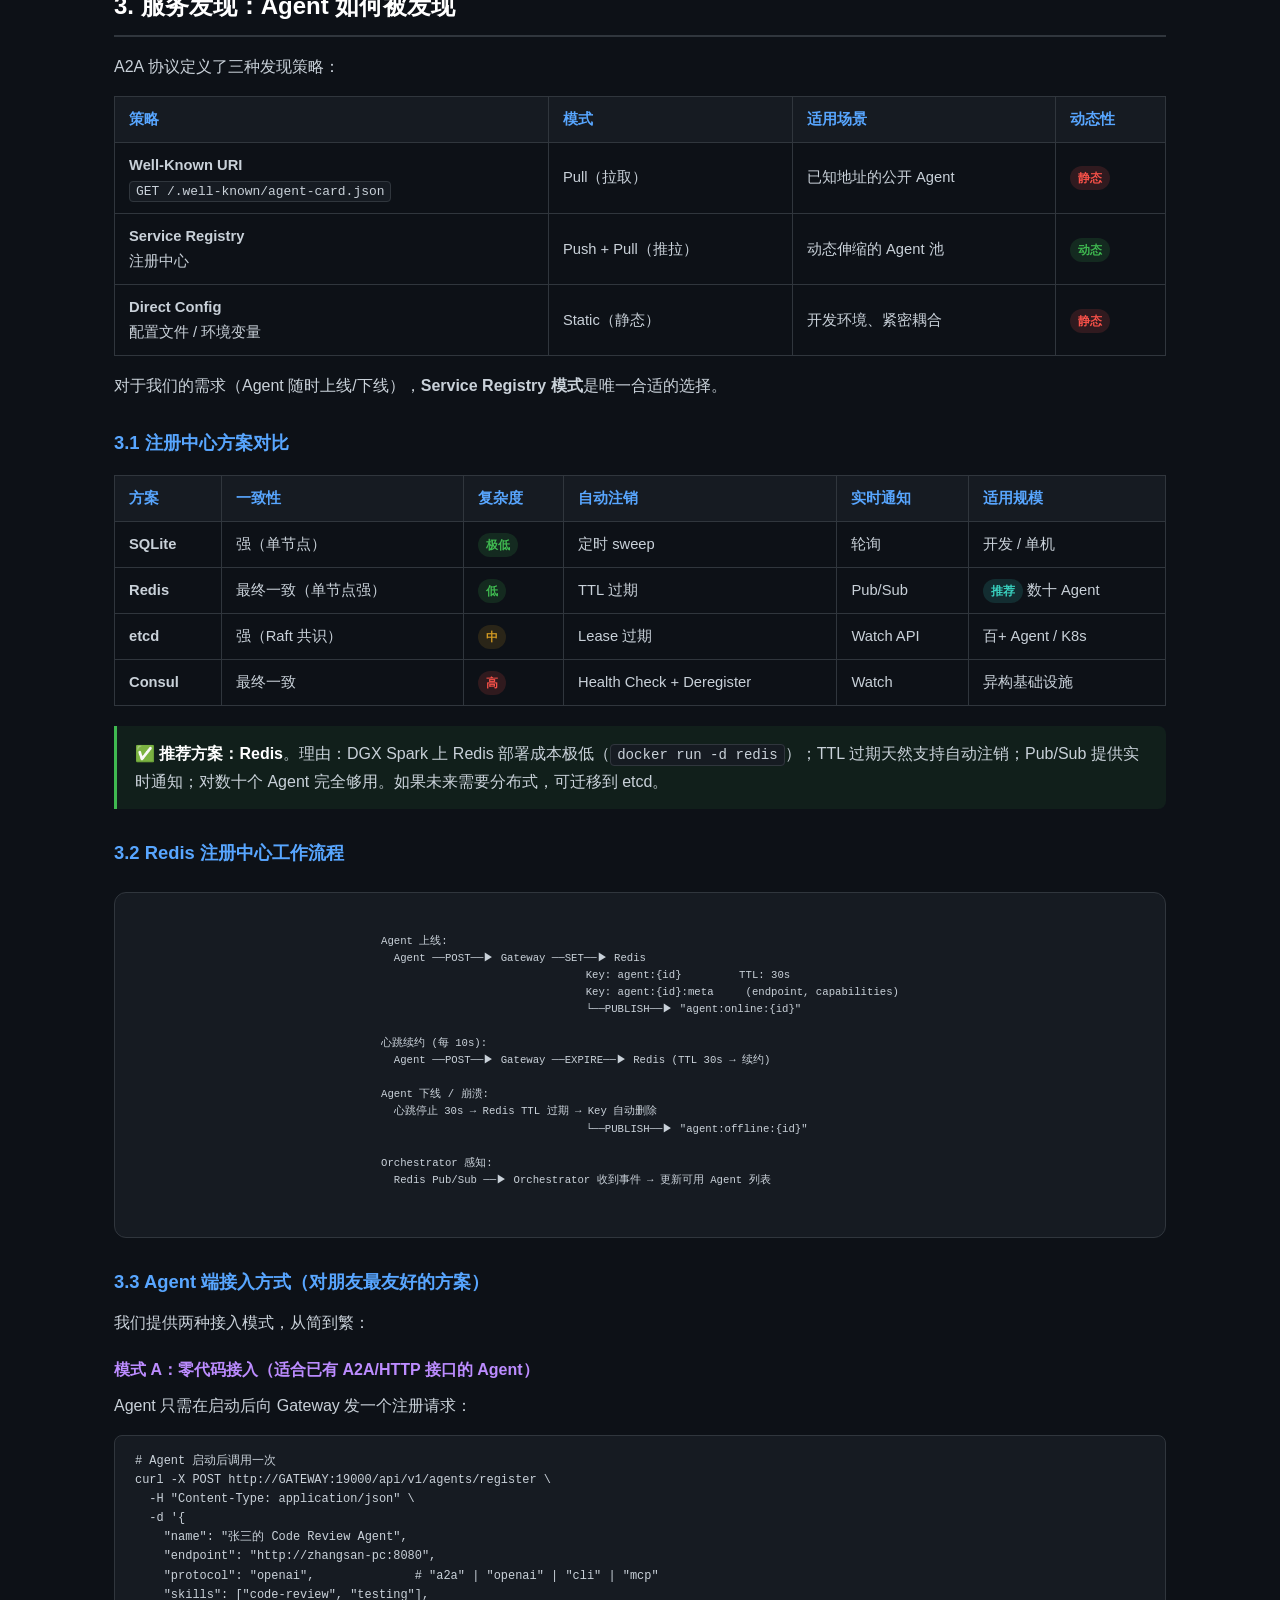
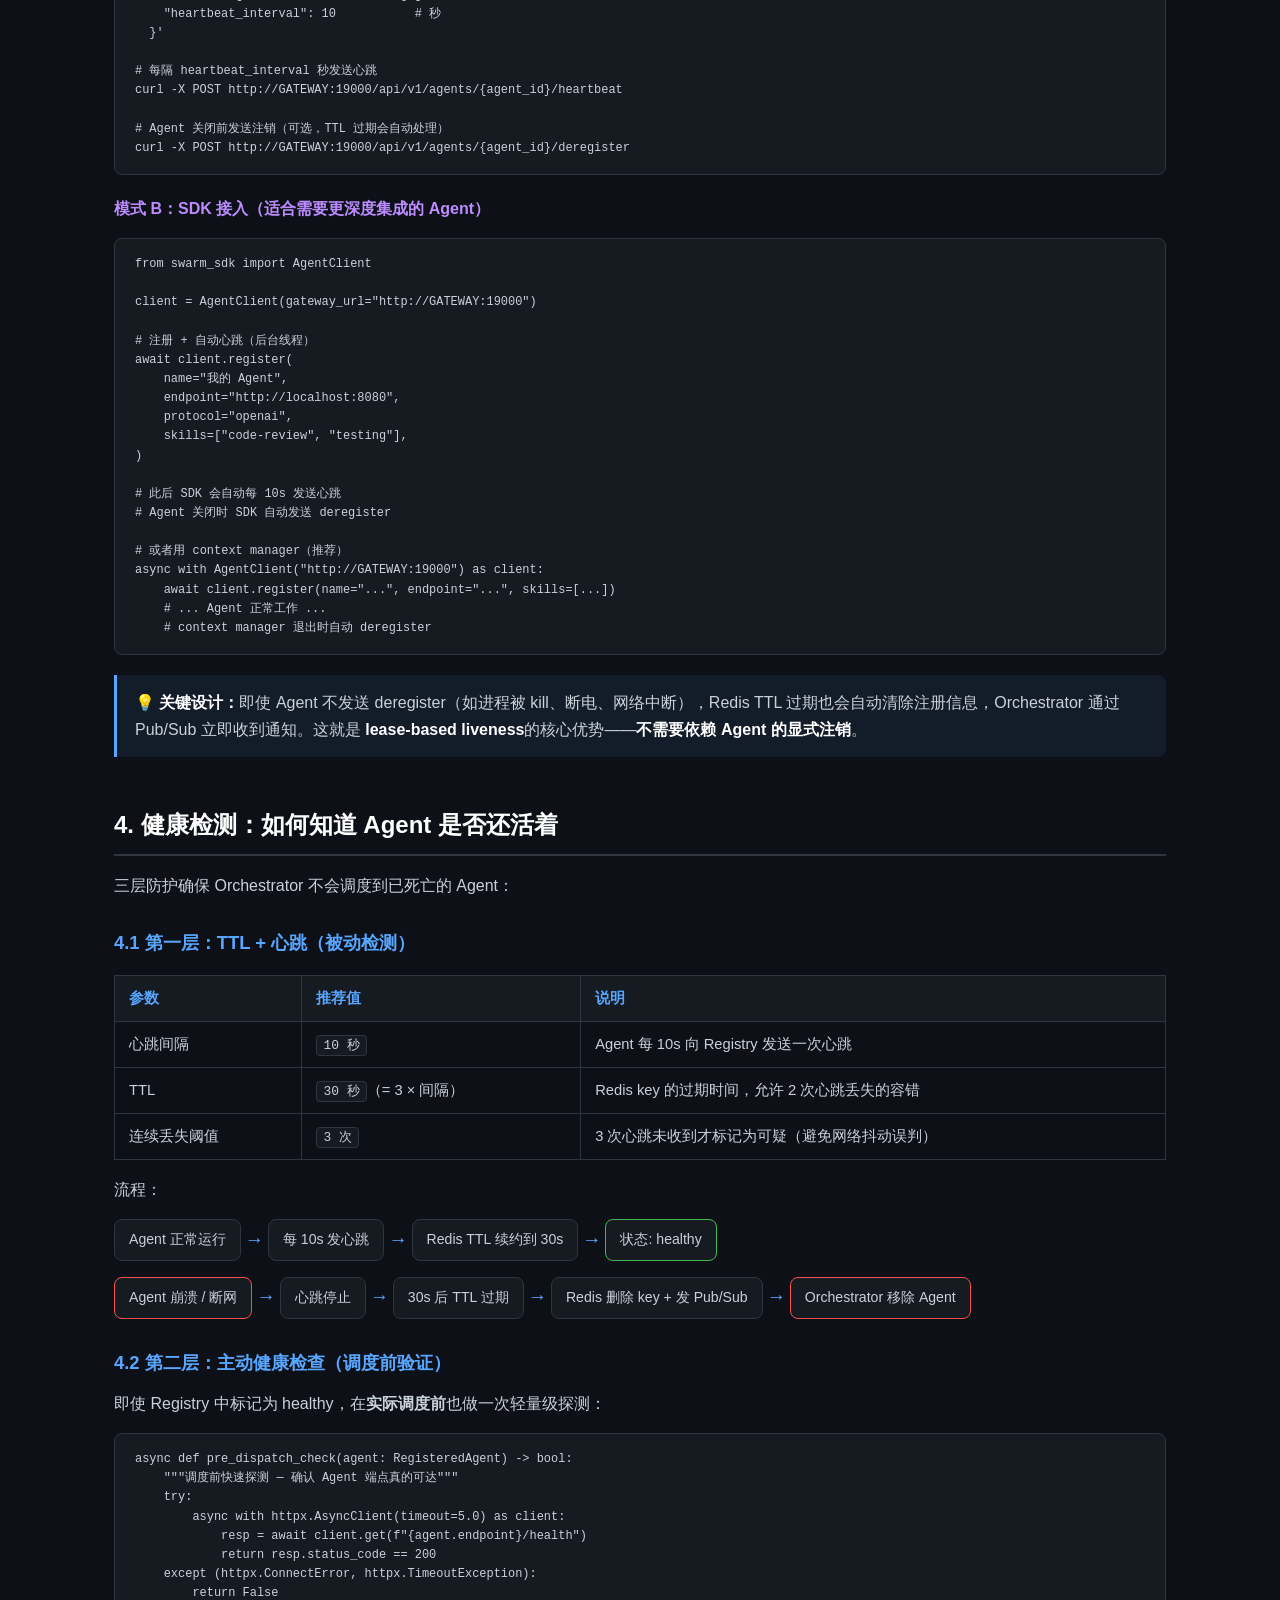
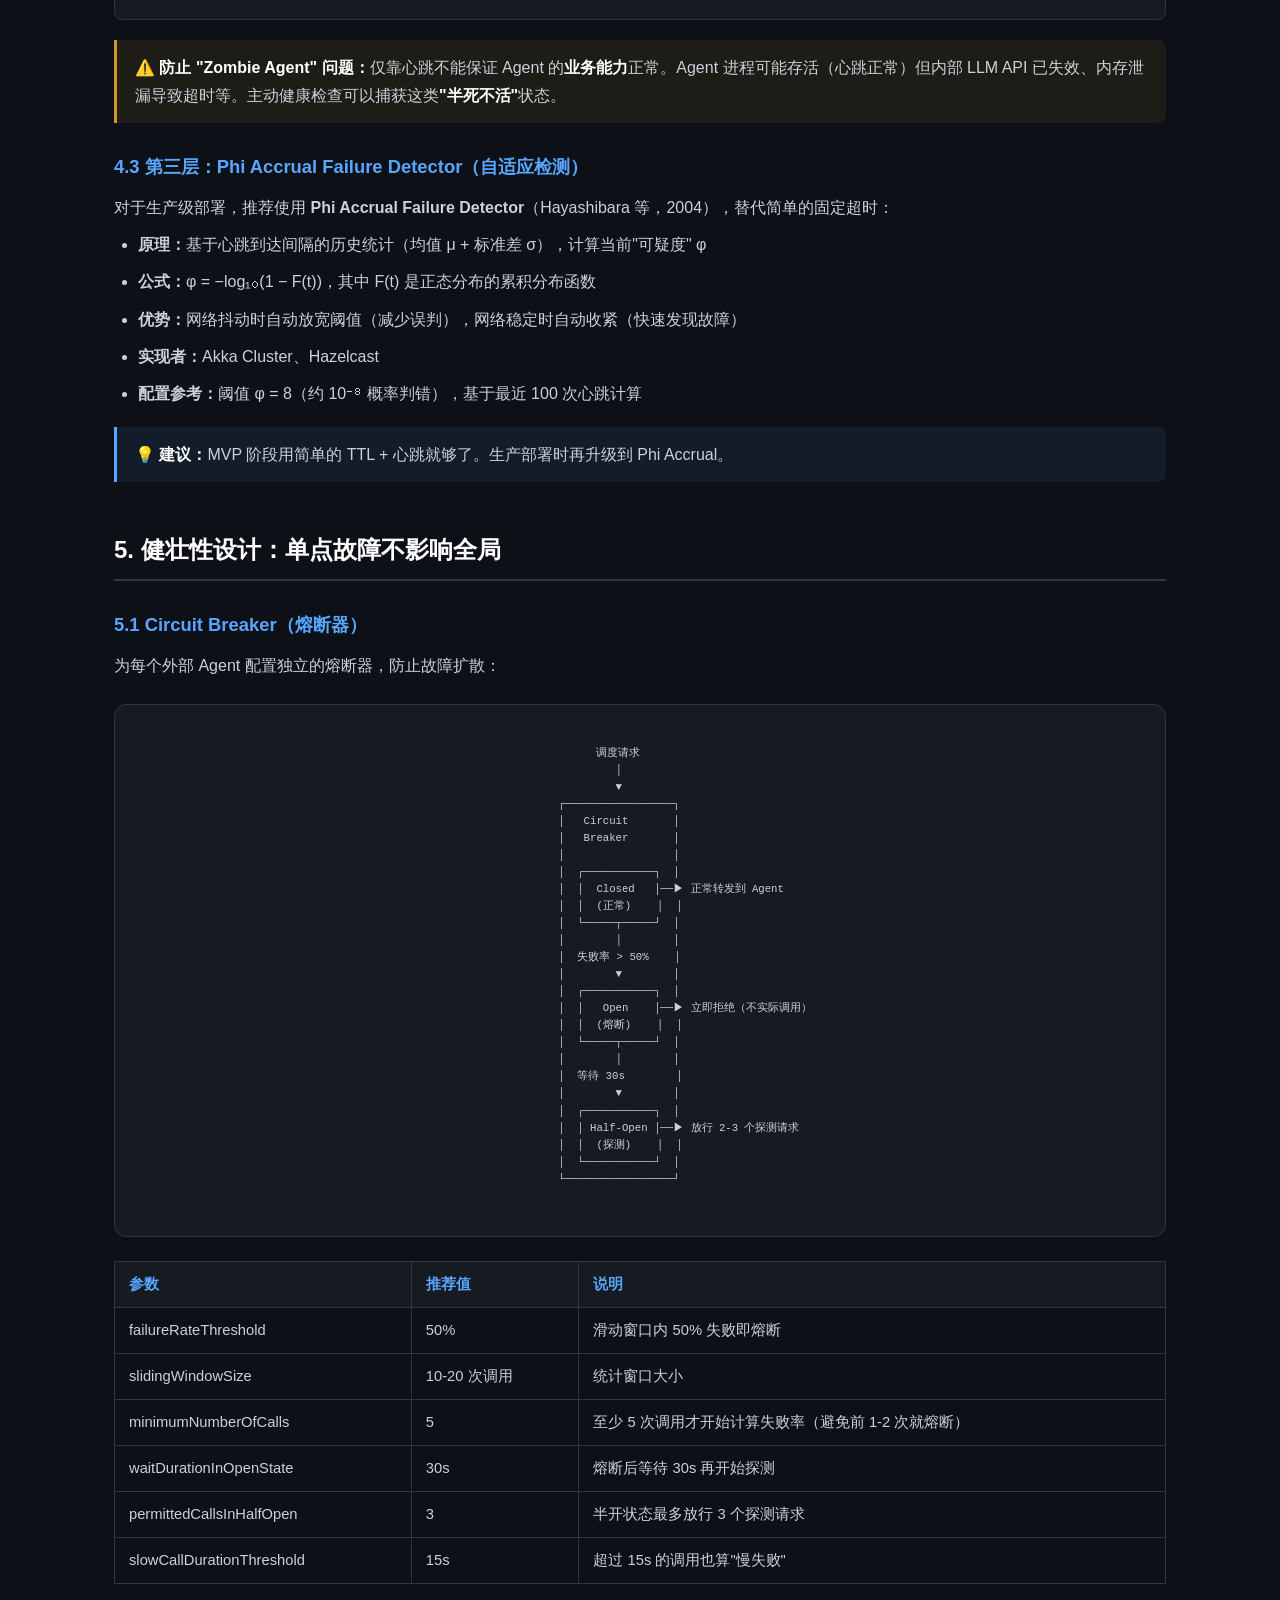
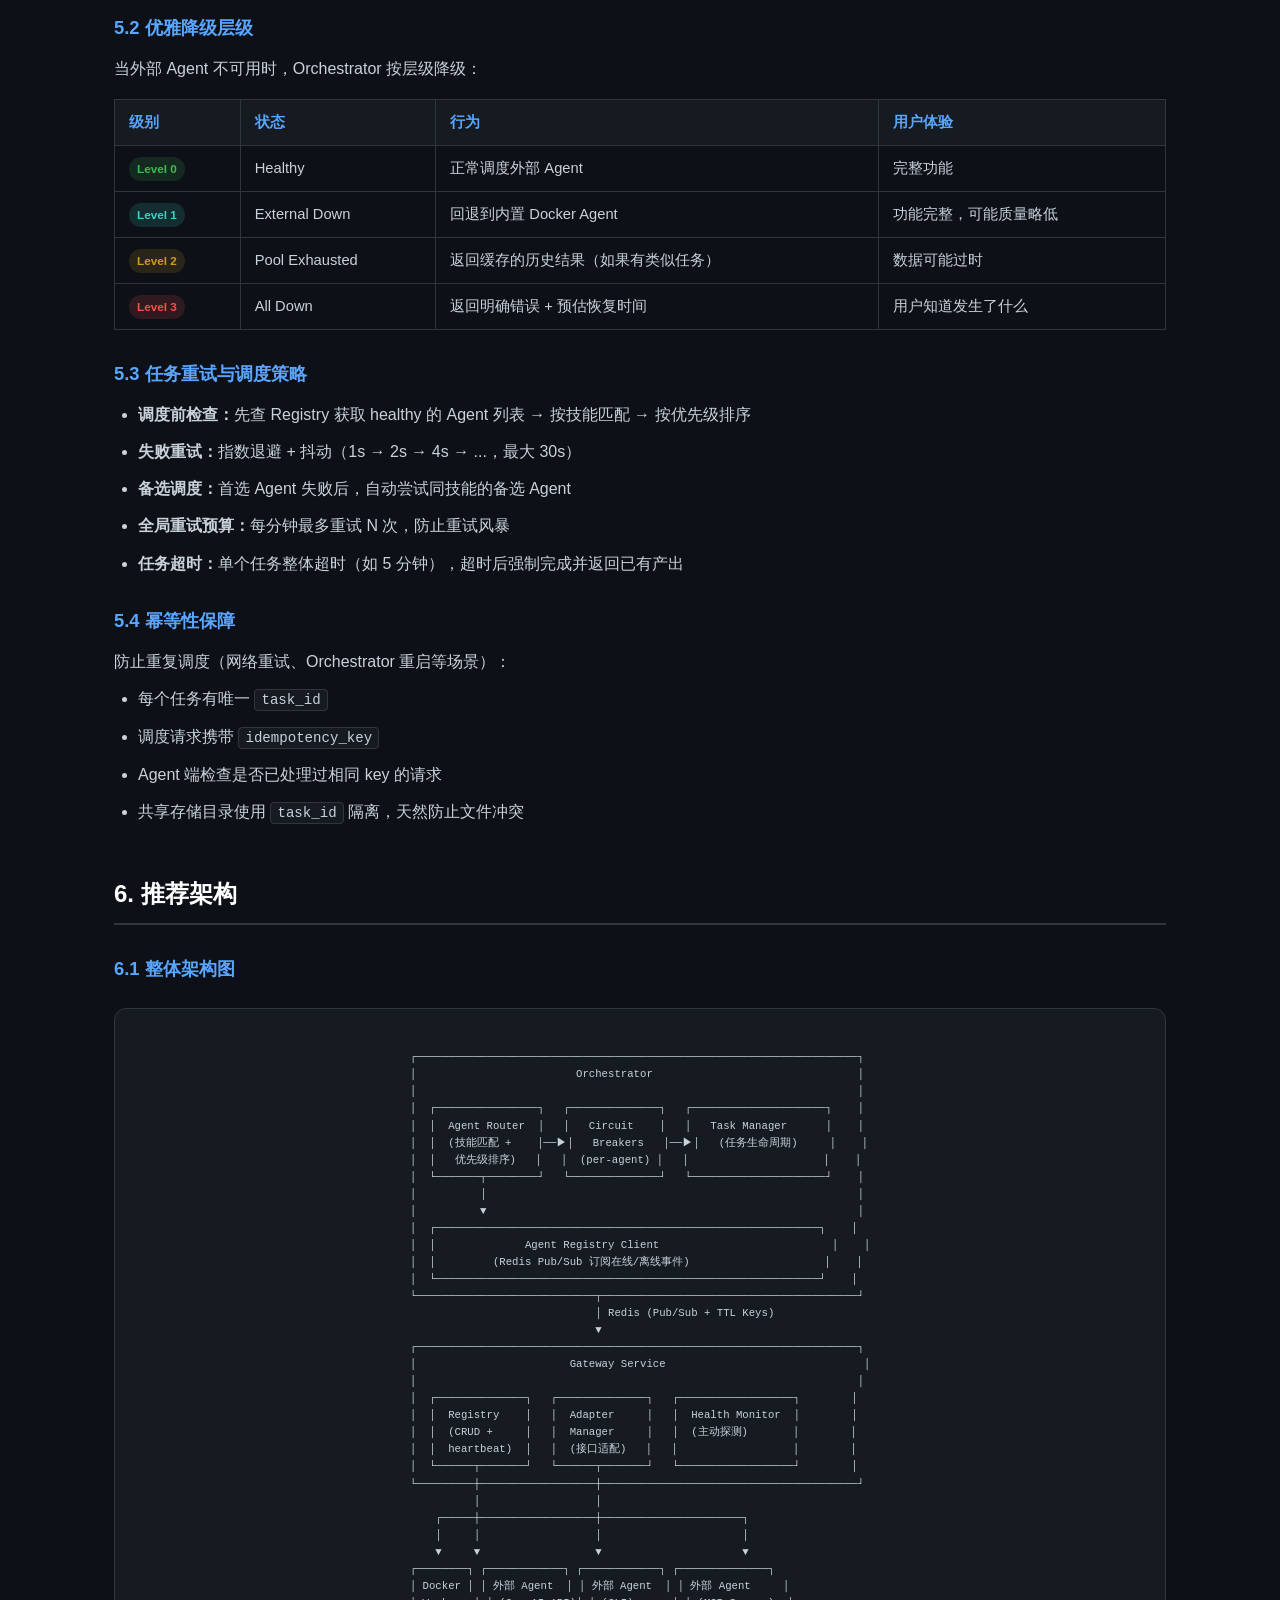
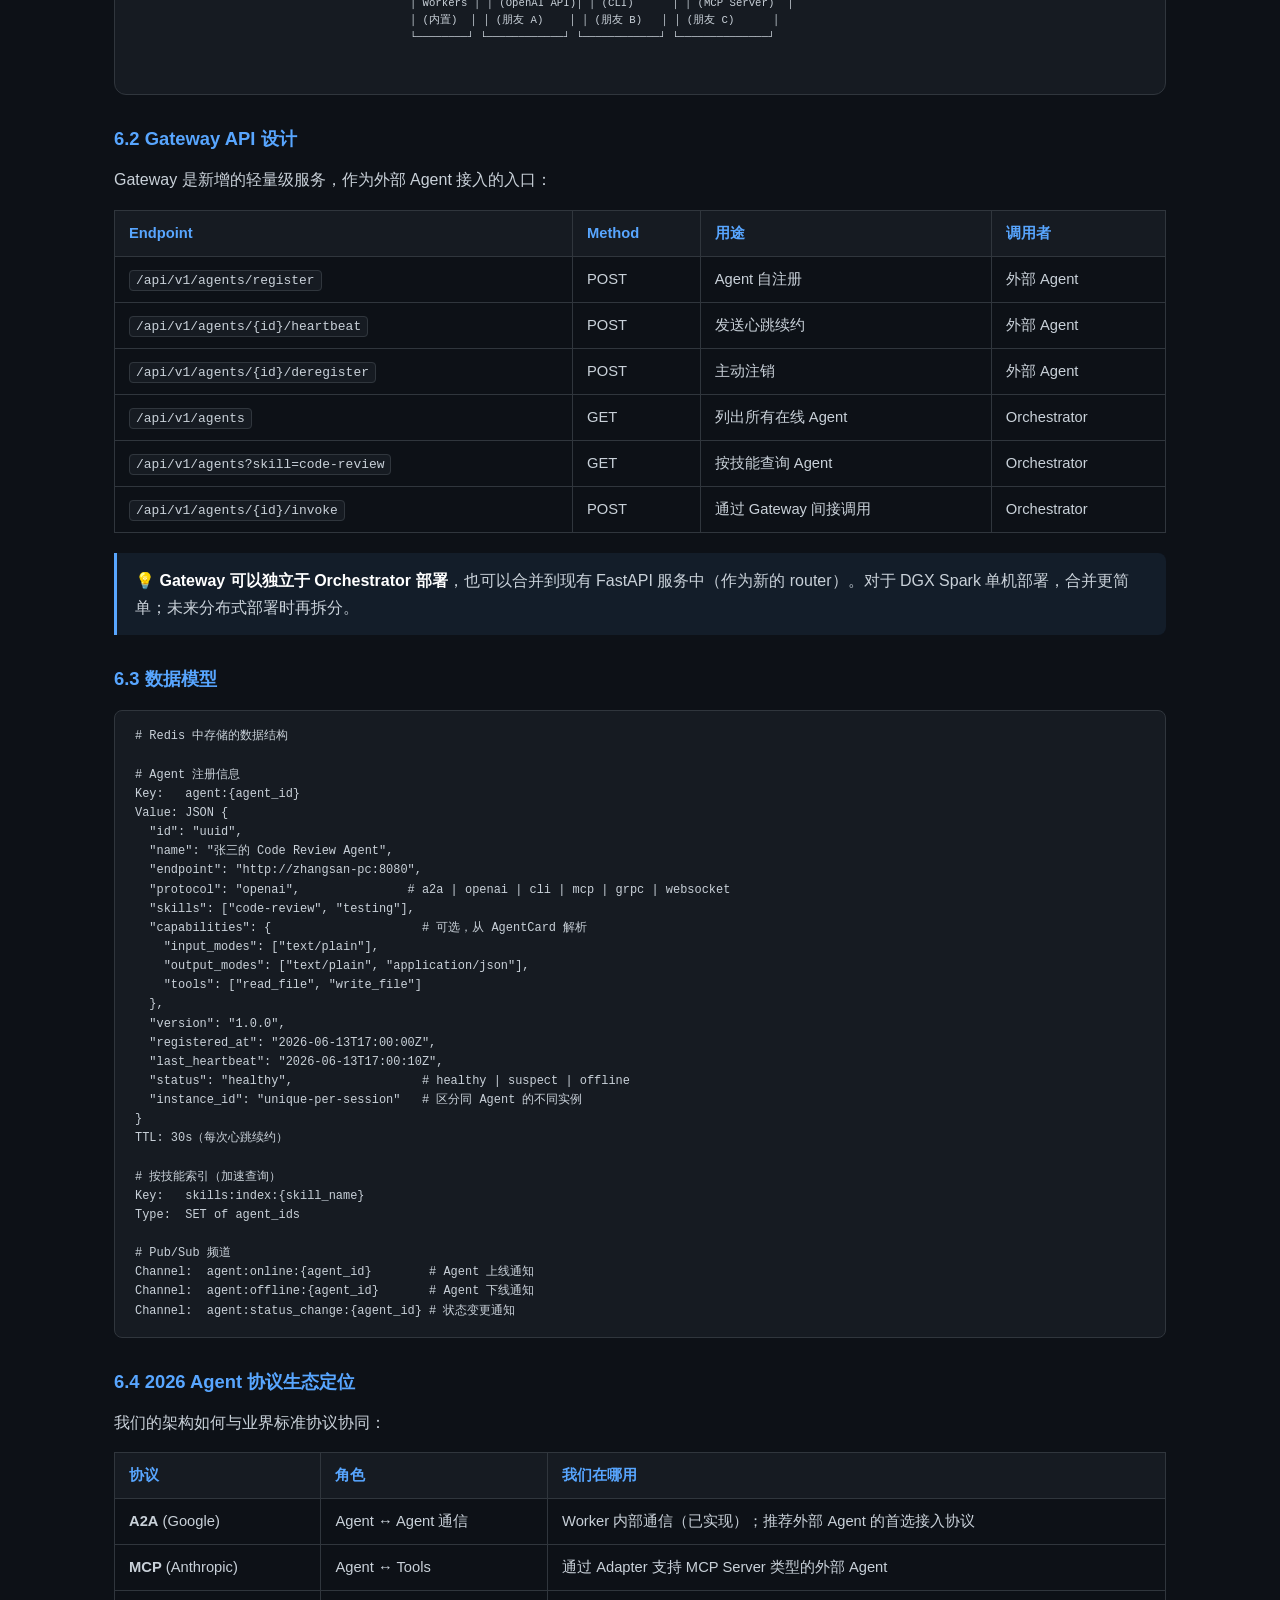
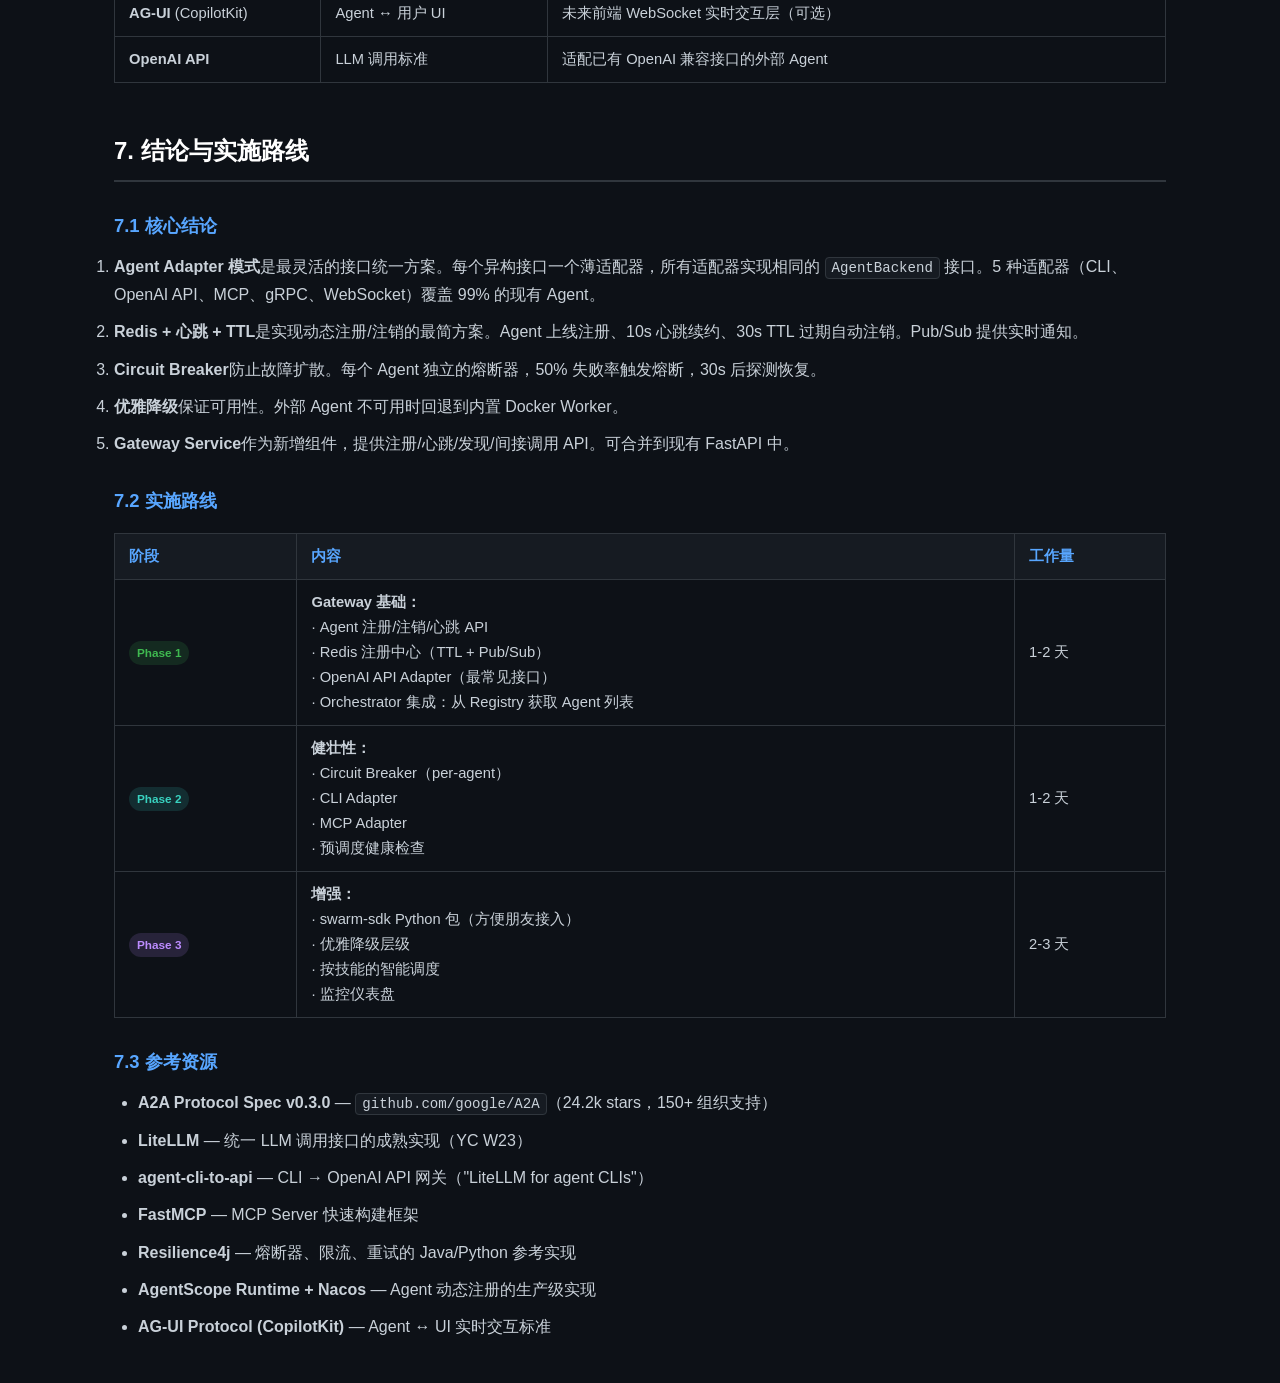
<file: research/04-external-agent-integration.html>
<!DOCTYPE html>
<html lang="zh-CN">
<head>
<meta charset="UTF-8">
<meta name="viewport" content="width=device-width, initial-scale=1.0">
<title>外部 Agent 动态接入方案调研</title>
<style>
  :root {
    --bg: #0d1117; --surface: #161b22; --border: #30363d;
    --text: #c9d1d9; --text2: #8b949e; --accent: #58a6ff;
    --green: #3fb950; --orange: #d29922; --red: #f85149;
    --purple: #bc8cff; --cyan: #39d2c0;
  }
  * { margin: 0; padding: 0; box-sizing: border-box; }
  body { font-family: -apple-system, BlinkMacSystemFont, 'Segoe UI', sans-serif; background: var(--bg); color: var(--text); line-height: 1.7; }
  .container { max-width: 1100px; margin: 0 auto; padding: 40px 24px; }
  h1 { font-size: 2em; margin-bottom: 8px; color: #fff; }
  h1 span { color: var(--accent); }
  .meta { color: var(--text2); margin-bottom: 40px; font-size: 0.9em; }
  h2 { color: #fff; font-size: 1.5em; margin: 48px 0 16px; padding-bottom: 8px; border-bottom: 2px solid var(--border); }
  h3 { color: var(--accent); font-size: 1.15em; margin: 28px 0 12px; }
  h4 { color: var(--purple); font-size: 1em; margin: 20px 0 8px; }
  p, li { margin-bottom: 10px; }
  ul { padding-left: 24px; }
  code { background: var(--surface); border: 1px solid var(--border); padding: 2px 6px; border-radius: 4px; font-size: 0.88em; font-family: 'JetBrains Mono', 'Fira Code', monospace; }
  pre { background: var(--surface); border: 1px solid var(--border); border-radius: 8px; padding: 16px 20px; overflow-x: auto; margin: 16px 0; font-size: 0.85em; line-height: 1.6; }
  pre code { background: none; border: none; padding: 0; }
  .diagram { background: var(--surface); border: 1px solid var(--border); border-radius: 12px; padding: 24px; margin: 24px 0; overflow-x: auto; text-align: center; }
  .diagram pre { border: none; background: none; padding: 0; font-size: 0.82em; text-align: left; display: inline-block; }
  table { width: 100%; border-collapse: collapse; margin: 16px 0; font-size: 0.92em; }
  th { background: var(--surface); color: var(--accent); text-align: left; padding: 10px 14px; border: 1px solid var(--border); font-weight: 600; }
  td { padding: 10px 14px; border: 1px solid var(--border); }
  tr:hover td { background: rgba(88,166,255,0.04); }
  .tag { display: inline-block; padding: 2px 8px; border-radius: 12px; font-size: 0.8em; font-weight: 600; }
  .tag-green { background: rgba(63,185,80,0.15); color: var(--green); }
  .tag-orange { background: rgba(210,153,34,0.15); color: var(--orange); }
  .tag-red { background: rgba(248,81,73,0.15); color: var(--red); }
  .tag-purple { background: rgba(188,140,255,0.15); color: var(--purple); }
  .tag-cyan { background: rgba(57,210,192,0.15); color: var(--cyan); }
  .callout { background: rgba(88,166,255,0.08); border-left: 3px solid var(--accent); padding: 14px 18px; border-radius: 0 8px 8px 0; margin: 20px 0; }
  .callout.warn { background: rgba(210,153,34,0.08); border-left-color: var(--orange); }
  .callout.success { background: rgba(63,185,80,0.08); border-left-color: var(--green); }
  .callout strong { color: #fff; }
  .section-nav { position: sticky; top: 0; background: var(--bg); padding: 12px 0; z-index: 10; border-bottom: 1px solid var(--border); margin-bottom: 20px; }
  .section-nav a { color: var(--accent); text-decoration: none; margin-right: 20px; font-size: 0.88em; }
  .section-nav a:hover { text-decoration: underline; }
  .flow-steps { display: flex; gap: 4px; align-items: center; flex-wrap: wrap; margin: 16px 0; }
  .flow-step { background: var(--surface); border: 1px solid var(--border); padding: 8px 14px; border-radius: 8px; font-size: 0.88em; white-space: nowrap; }
  .flow-arrow { color: var(--accent); font-size: 1.2em; }
  .comparison { display: grid; grid-template-columns: 1fr 1fr; gap: 16px; margin: 16px 0; }
  .comparison-card { background: var(--surface); border: 1px solid var(--border); border-radius: 8px; padding: 16px; }
  .comparison-card h4 { margin-top: 0; }
  @media (max-width: 700px) {
    .comparison { grid-template-columns: 1fr; }
    .container { padding: 20px 16px; }
  }
</style>
</head>
<body>

<div class="container">

<h1>外部 Agent <span>动态接入</span>方案调研</h1>
<div class="meta">Agent Swarm v0.2 方案设计 · 2026-06-13 · 纯调研文档，不涉及实现</div>

<div class="section-nav">
  <a href="#problem">问题定义</a>
  <a href="#interfaces">接口适配</a>
  <a href="#discovery">服务发现</a>
  <a href="#health">健康检测</a>
  <a href="#robustness">健壮性设计</a>
  <a href="#architecture">推荐架构</a>
  <a href="#conclusion">结论</a>
</div>

<!-- ═══════════════════════════════════════════════ -->
<h2 id="problem">1. 问题定义</h2>
<!-- ═══════════════════════════════════════════════ -->

<p>团队中其他开发者构建了自己的 AI Agent，但接入方式各不相同：</p>

<div class="comparison">
  <div class="comparison-card">
    <h4>CLI Agent</h4>
    <p>命令行启动，stdin 输入，stdout 输出。如 <code>claude --print</code>、<code>codex</code>、自定义 Python 脚本。</p>
  </div>
  <div class="comparison-card">
    <h4>Interactive Agent</h4>
    <p>交互式 REPL，多轮对话，保持会话状态。如 <code>ipython</code> 式的 Agent。</p>
  </div>
  <div class="comparison-card">
    <h4>Completion API Agent</h4>
    <p>提供 OpenAI 兼容的 HTTP 接口，如 <code>POST /v1/chat/completions</code>。</p>
  </div>
  <div class="comparison-card">
    <h4>其他协议 Agent</h4>
    <p>MCP Server、gRPC 服务、WebSocket 实时流等。</p>
  </div>
</div>

<p><strong>核心需求：</strong></p>
<ul>
  <li><strong>动态接入</strong> — Agent 上线后，Orchestrator 自动感知并可用</li>
  <li><strong>动态离线</strong> — Agent 下线后，Orchestrator 自动移除，不再调度</li>
  <li><strong>接口无关</strong> — 无论原始接口是什么，都能被统一调用</li>
  <li><strong>健壮性</strong> — 单个 Agent 故障不影响整体服务</li>
</ul>

<!-- ═══════════════════════════════════════════════ -->
<h2 id="interfaces">2. 接口适配：Agent Adapter 模式</h2>
<!-- ═══════════════════════════════════════════════ -->

<p><strong>核心思路：</strong>定义一个<strong>统一的 Agent 接口规范</strong>（Canonical Interface），然后为每种异构接口编写一个<strong>薄适配器</strong>（Adapter），将原生协议翻译为统一格式。</p>

<div class="diagram">
<pre>
                    ┌─────────────────────┐
                    │   Orchestrator      │
                    │   (统一调用接口)     │
                    └─────────┬───────────┘
                              │
              ┌───────────────┼───────────────┐
              │               │               │
     ┌────────▼──────┐ ┌──────▼──────┐ ┌──────▼──────┐
     │ CLI Adapter   │ │ HTTP Adapter│ │ MCP Adapter │  ...
     │ (stdin/stdout)│ │ (OpenAI API)│ │ (JSON-RPC)  │
     └────────┬──────┘ └──────┬──────┘ └──────┬──────┘
              │               │               │
     ┌────────▼──────┐ ┌──────▼──────┐ ┌──────▼──────┐
     │  CLI Agent    │ │  REST Agent │ │ MCP Server  │
     │  (friend-A)   │ │  (friend-B) │ │  (friend-C) │
     └───────────────┘ └─────────────┘ └─────────────┘
</pre>
</div>

<h3>2.1 统一调用接口（Canonical Interface）</h3>

<p>所有 Adapter 必须实现以下接口：</p>

<pre><code>class AgentBackend(ABC):
    """所有 Agent 适配器的统一基类"""

    async def invoke(self, task: str, context: dict) -> AgentResult:
        """同步调用 — 发送任务，等待结果"""
        ...

    async def invoke_stream(self, task: str, context: dict) -> AsyncIterator[AgentEvent]:
        """流式调用 — 逐步返回事件"""
        ...

    async def health_check(self) -> bool:
        """健康检查 — Agent 是否存活"""
        ...

    @property
    def capabilities(self) -> AgentCapabilities:
        """能力声明 — 该 Agent 能做什么"""
        ...

@dataclass
class AgentResult:
    success: bool
    output: str                    # 文本输出
    artifacts: list[str]           # 产出的文件路径列表
    error: str | None              # 错误信息
    metadata: dict                # 扩展元数据

@dataclass
class AgentCapabilities:
    skills: list[str]              # 能力标签 ["coding", "frontend", "data-analysis"]
    input_modes: list[str]         # 接受的输入格式
    output_modes: list[str]        # 输出格式
    tools: list[ToolInfo]          # 可调用的工具列表
</code></pre>

<h3>2.2 各类接口的适配方案</h3>

<table>
  <tr>
    <th>原始接口</th>
    <th>适配方式</th>
    <th>实现复杂度</th>
    <th>开源参考</th>
  </tr>
  <tr>
    <td><span class="tag tag-green">CLI</span><br><code>stdin/stdout</code></td>
    <td>
      <strong>子进程包装：</strong>启动 CLI 进程，将任务文本写入 stdin，从 stdout 解析 JSON 输出。<br>
      关键：设置 <code>--json-output</code> 标志；超时控制；进程生命周期管理。
    </td>
    <td><span class="tag tag-green">低</span></td>
    <td>agent-cli-to-api</td>
  </tr>
  <tr>
    <td><span class="tag tag-cyan">OpenAI API</span><br><code>POST /v1/chat/completions</code></td>
    <td>
      <strong>HTTP 代理：</strong>直接将任务封装为 OpenAI 格式的 messages 发送。<br>
      天然支持 streaming (SSE)；已有成熟的 httpx/openai SDK。
    </td>
    <td><span class="tag tag-green">低</span></td>
    <td>LiteLLM, OneAPI</td>
  </tr>
  <tr>
    <td><span class="tag tag-purple">MCP Server</span><br><code>JSON-RPC 2.0</code></td>
    <td>
      <strong>协议转换：</strong>调用 <code>tools/list</code> 发现能力，调用 <code>tools/call</code> 执行任务。<br>
      支持 stdio（本地）和 HTTP（远程）两种传输方式。
    </td>
    <td><span class="tag tag-orange">中</span></td>
    <td>FastMCP, mcp-sdk-python</td>
  </tr>
  <tr>
    <td><span class="tag tag-orange">gRPC</span><br><code>protobuf</code></td>
    <td>
      <strong>protobuf 序列化：</strong>实现统一的 AgentService proto 定义，Agent 只需实现该 proto。<br>
      二进制传输效率高（3-10x 体积优势）；支持双向流。
    </td>
    <td><span class="tag tag-orange">中</span></td>
    <td>grpcio, vLLM</td>
  </tr>
  <tr>
    <td><span class="tag tag-red">WebSocket</span><br><code>ws://</code></td>
    <td>
      <strong>消息适配：</strong>建立 WS 连接，将任务作为 JSON 消息发送，接收结构化事件流。<br>
      适合实时交互场景。
    </td>
    <td><span class="tag tag-green">低</span></td>
    <td>AG-UI Protocol (CopilotKit)</td>
  </tr>
  <tr>
    <td><span class="tag tag-cyan">A2A Protocol</span><br><code>Google 标准</code></td>
    <td>
      <strong>原生兼容：</strong>我们的 Worker 已实现 A2A。<br>
      外部 Agent 只需实现 <code>GET /.well-known/agent-card.json</code> + <code>POST /</code>。
    </td>
    <td><span class="tag tag-green">极低</span></td>
    <td>a2a-python SDK</td>
  </tr>
</table>

<h3>2.3 CLI Adapter 详细设计</h3>

<p>CLI Agent 是最常见的异构接口。适配器的核心挑战是<strong>进程生命周期管理</strong>：</p>

<pre><code>class CLIAdapter(AgentBackend):
    """将任意 CLI 程序适配为 AgentBackend"""

    def __init__(self, command: str, args: list[str], timeout: int = 300):
        self.command = command          # 如 "python3", "claude"
        self.args = args                # 如 ["--print", "--json"]
        self.timeout = timeout

    async def invoke(self, task: str, context: dict) -> AgentResult:
        proc = await asyncio.create_subprocess_exec(
            self.command, *self.args,
            stdin=asyncio.subprocess.PIPE,
            stdout=asyncio.subprocess.PIPE,
            stderr=asyncio.subprocess.PIPE,
        )
        try:
            stdout, stderr = await asyncio.wait_for(
                proc.communicate(input=task.encode()),
                timeout=self.timeout,
            )
            return AgentResult(
                success=proc.returncode == 0,
                output=stdout.decode(),
                artifacts=self._parse_artifacts(stdout.decode()),
                error=stderr.decode() if proc.returncode != 0 else None,
            )
        except asyncio.TimeoutError:
            proc.kill()
            return AgentResult(success=False, output="", error="CLI process timed out")

    async def health_check(self) -> bool:
        """检查 CLI 可执行文件是否存在"""
        try:
            proc = await asyncio.create_subprocess_exec(
                self.command, "--version",
                stdout=asyncio.subprocess.PIPE,
                stderr=asyncio.subprocess.PIPE,
            )
            await asyncio.wait_for(proc.communicate(), timeout=5)
            return proc.returncode == 0
        except (FileNotFoundError, asyncio.TimeoutError):
            return False
</code></pre>

<div class="callout warn">
  <strong>⚠️ 注意：</strong>CLI 适配不适合长时间运行的交互式 Agent。如果 CLI Agent 需要保持会话状态（如需要多轮对话），应考虑将其包装为一个常驻的 HTTP 服务，而非每次 spawn 新进程。
</div>

<h3>2.4 OpenAI API Adapter 详细设计</h3>

<p>对于已有 HTTP 接口的 Agent，适配最简单：</p>

<pre><code>class OpenAICompatibleAdapter(AgentBackend):
    """适配任何 OpenAI 兼容的 /v1/chat/completions 接口"""

    def __init__(self, base_url: str, api_key: str = "", model: str = "default",
                 timeout: float = 300):
        self.base_url = base_url.rstrip("/")
        self.client = httpx.AsyncClient(timeout=timeout)
        self.headers = {"Authorization": f"Bearer {api_key}"}
        self.model = model

    async def invoke(self, task: str, context: dict) -> AgentResult:
        system_prompt = context.get("system_prompt", "You are a helpful assistant.")
        resp = await self.client.post(
            f"{self.base_url}/v1/chat/completions",
            headers=self.headers,
            json={
                "model": self.model,
                "messages": [
                    {"role": "system", "content": system_prompt},
                    {"role": "user", "content": task},
                ],
                "temperature": 0.7,
            },
        )
        data = resp.json()
        content = data["choices"][0]["message"]["content"]
        return AgentResult(success=True, output=content, artifacts=[], metadata=data.get("usage", {}))

    async def health_check(self) -> bool:
        try:
            resp = await self.client.get(f"{self.base_url}/v1/models", headers=self.headers)
            return resp.status_code == 200
        except Exception:
            return False
</code></pre>

<!-- ═══════════════════════════════════════════════ -->
<h2 id="discovery">3. 服务发现：Agent 如何被发现</h2>
<!-- ═══════════════════════════════════════════════ -->

<p>A2A 协议定义了三种发现策略：</p>

<table>
  <tr><th>策略</th><th>模式</th><th>适用场景</th><th>动态性</th></tr>
  <tr>
    <td><strong>Well-Known URI</strong><br><code>GET /.well-known/agent-card.json</code></td>
    <td>Pull（拉取）</td>
    <td>已知地址的公开 Agent</td>
    <td><span class="tag tag-red">静态</span></td>
  </tr>
  <tr>
    <td><strong>Service Registry</strong><br>注册中心</td>
    <td>Push + Pull（推拉）</td>
    <td>动态伸缩的 Agent 池</td>
    <td><span class="tag tag-green">动态</span></td>
  </tr>
  <tr>
    <td><strong>Direct Config</strong><br>配置文件 / 环境变量</td>
    <td>Static（静态）</td>
    <td>开发环境、紧密耦合</td>
    <td><span class="tag tag-red">静态</span></td>
  </tr>
</table>

<p>对于我们的需求（Agent 随时上线/下线），<strong>Service Registry 模式</strong>是唯一合适的选择。</p>

<h3>3.1 注册中心方案对比</h3>

<table>
  <tr>
    <th>方案</th>
    <th>一致性</th>
    <th>复杂度</th>
    <th>自动注销</th>
    <th>实时通知</th>
    <th>适用规模</th>
  </tr>
  <tr>
    <td><strong>SQLite</strong></td>
    <td>强（单节点）</td>
    <td><span class="tag tag-green">极低</span></td>
    <td>定时 sweep</td>
    <td>轮询</td>
    <td>开发 / 单机</td>
  </tr>
  <tr>
    <td><strong>Redis</strong></td>
    <td>最终一致（单节点强）</td>
    <td><span class="tag tag-green">低</span></td>
    <td>TTL 过期</td>
    <td>Pub/Sub</td>
    <td><span class="tag tag-cyan">推荐</span> 数十 Agent</td>
  </tr>
  <tr>
    <td><strong>etcd</strong></td>
    <td>强（Raft 共识）</td>
    <td><span class="tag tag-orange">中</span></td>
    <td>Lease 过期</td>
    <td>Watch API</td>
    <td>百+ Agent / K8s</td>
  </tr>
  <tr>
    <td><strong>Consul</strong></td>
    <td>最终一致</td>
    <td><span class="tag tag-red">高</span></td>
    <td>Health Check + Deregister</td>
    <td>Watch</td>
    <td>异构基础设施</td>
  </tr>
</table>

<div class="callout success">
  <strong>✅ 推荐方案：Redis</strong>。理由：DGX Spark 上 Redis 部署成本极低（<code>docker run -d redis</code>）；TTL 过期天然支持自动注销；Pub/Sub 提供实时通知；对数十个 Agent 完全够用。如果未来需要分布式，可迁移到 etcd。
</div>

<h3>3.2 Redis 注册中心工作流程</h3>

<div class="diagram">
<pre>
Agent 上线:
  Agent ──POST──▶ Gateway ──SET──▶ Redis
                                Key: agent:{id}         TTL: 30s
                                Key: agent:{id}:meta     (endpoint, capabilities)
                                └──PUBLISH──▶ "agent:online:{id}"

心跳续约 (每 10s):
  Agent ──POST──▶ Gateway ──EXPIRE──▶ Redis (TTL 30s → 续约)

Agent 下线 / 崩溃:
  心跳停止 30s → Redis TTL 过期 → Key 自动删除
                                └──PUBLISH──▶ "agent:offline:{id}"

Orchestrator 感知:
  Redis Pub/Sub ──▶ Orchestrator 收到事件 → 更新可用 Agent 列表
</pre>
</div>

<h3>3.3 Agent 端接入方式（对朋友最友好的方案）</h3>

<p>我们提供两种接入模式，从简到繁：</p>

<h4>模式 A：零代码接入（适合已有 A2A/HTTP 接口的 Agent）</h4>
<p>Agent 只需在启动后向 Gateway 发一个注册请求：</p>

<pre><code># Agent 启动后调用一次
curl -X POST http://GATEWAY:19000/api/v1/agents/register \
  -H "Content-Type: application/json" \
  -d '{
    "name": "张三的 Code Review Agent",
    "endpoint": "http://zhangsan-pc:8080",
    "protocol": "openai",              # "a2a" | "openai" | "cli" | "mcp"
    "skills": ["code-review", "testing"],
    "heartbeat_interval": 10           # 秒
  }'

# 每隔 heartbeat_interval 秒发送心跳
curl -X POST http://GATEWAY:19000/api/v1/agents/{agent_id}/heartbeat

# Agent 关闭前发送注销（可选，TTL 过期会自动处理）
curl -X POST http://GATEWAY:19000/api/v1/agents/{agent_id}/deregister
</code></pre>

<h4>模式 B：SDK 接入（适合需要更深度集成的 Agent）</h4>

<pre><code>from swarm_sdk import AgentClient

client = AgentClient(gateway_url="http://GATEWAY:19000")

# 注册 + 自动心跳（后台线程）
await client.register(
    name="我的 Agent",
    endpoint="http://localhost:8080",
    protocol="openai",
    skills=["code-review", "testing"],
)

# 此后 SDK 会自动每 10s 发送心跳
# Agent 关闭时 SDK 自动发送 deregister

# 或者用 context manager（推荐）
async with AgentClient("http://GATEWAY:19000") as client:
    await client.register(name="...", endpoint="...", skills=[...])
    # ... Agent 正常工作 ...
    # context manager 退出时自动 deregister
</code></pre>

<div class="callout">
  <strong>💡 关键设计：</strong>即使 Agent 不发送 deregister（如进程被 kill、断电、网络中断），Redis TTL 过期也会自动清除注册信息，Orchestrator 通过 Pub/Sub 立即收到通知。这就是<strong> lease-based liveness</strong>的核心优势——<strong>不需要依赖 Agent 的显式注销</strong>。
</div>

<!-- ═══════════════════════════════════════════════ -->
<h2 id="health">4. 健康检测：如何知道 Agent 是否还活着</h2>
<!-- ═══════════════════════════════════════════════ -->

<p>三层防护确保 Orchestrator 不会调度到已死亡的 Agent：</p>

<h3>4.1 第一层：TTL + 心跳（被动检测）</h3>

<table>
  <tr><th>参数</th><th>推荐值</th><th>说明</th></tr>
  <tr><td>心跳间隔</td><td><code>10 秒</code></td><td>Agent 每 10s 向 Registry 发送一次心跳</td></tr>
  <tr><td>TTL</td><td><code>30 秒</code>（= 3 × 间隔）</td><td>Redis key 的过期时间，允许 2 次心跳丢失的容错</td></tr>
  <tr><td>连续丢失阈值</td><td><code>3 次</code></td><td>3 次心跳未收到才标记为可疑（避免网络抖动误判）</td></tr>
</table>

<p>流程：</p>
<div class="flow-steps">
  <span class="flow-step">Agent 正常运行</span>
  <span class="flow-arrow">→</span>
  <span class="flow-step">每 10s 发心跳</span>
  <span class="flow-arrow">→</span>
  <span class="flow-step">Redis TTL 续约到 30s</span>
  <span class="flow-arrow">→</span>
  <span class="flow-step" style="border-color:var(--green)">状态: healthy</span>
</div>
<div class="flow-steps">
  <span class="flow-step" style="border-color:var(--red)">Agent 崩溃 / 断网</span>
  <span class="flow-arrow">→</span>
  <span class="flow-step">心跳停止</span>
  <span class="flow-arrow">→</span>
  <span class="flow-step">30s 后 TTL 过期</span>
  <span class="flow-arrow">→</span>
  <span class="flow-step">Redis 删除 key + 发 Pub/Sub</span>
  <span class="flow-arrow">→</span>
  <span class="flow-step" style="border-color:var(--red)">Orchestrator 移除 Agent</span>
</div>

<h3>4.2 第二层：主动健康检查（调度前验证）</h3>

<p>即使 Registry 中标记为 healthy，在<strong>实际调度前</strong>也做一次轻量级探测：</p>

<pre><code>async def pre_dispatch_check(agent: RegisteredAgent) -> bool:
    """调度前快速探测 — 确认 Agent 端点真的可达"""
    try:
        async with httpx.AsyncClient(timeout=5.0) as client:
            resp = await client.get(f"{agent.endpoint}/health")
            return resp.status_code == 200
    except (httpx.ConnectError, httpx.TimeoutException):
        return False
</code></pre>

<div class="callout warn">
  <strong>⚠️ 防止 "Zombie Agent" 问题：</strong>仅靠心跳不能保证 Agent 的<strong>业务能力</strong>正常。Agent 进程可能存活（心跳正常）但内部 LLM API 已失效、内存泄漏导致超时等。主动健康检查可以捕获这类<strong>"半死不活"</strong>状态。
</div>

<h3>4.3 第三层：Phi Accrual Failure Detector（自适应检测）</h3>

<p>对于生产级部署，推荐使用 <strong>Phi Accrual Failure Detector</strong>（Hayashibara 等，2004），替代简单的固定超时：</p>

<ul>
  <li><strong>原理：</strong>基于心跳到达间隔的历史统计（均值 μ + 标准差 σ），计算当前"可疑度" φ</li>
  <li><strong>公式：</strong>φ = −log₁₀(1 − F(t))，其中 F(t) 是正态分布的累积分布函数</li>
  <li><strong>优势：</strong>网络抖动时自动放宽阈值（减少误判），网络稳定时自动收紧（快速发现故障）</li>
  <li><strong>实现者：</strong>Akka Cluster、Hazelcast</li>
  <li><strong>配置参考：</strong>阈值 φ = 8（约 10⁻⁸ 概率判错），基于最近 100 次心跳计算</li>
</ul>

<div class="callout">
  <strong>💡 建议：</strong>MVP 阶段用简单的 TTL + 心跳就够了。生产部署时再升级到 Phi Accrual。
</div>

<!-- ═══════════════════════════════════════════════ -->
<h2 id="robustness">5. 健壮性设计：单点故障不影响全局</h2>
<!-- ═══════════════════════════════════════════════ -->

<h3>5.1 Circuit Breaker（熔断器）</h3>

<p>为每个外部 Agent 配置独立的熔断器，防止故障扩散：</p>

<div class="diagram">
<pre>
                    调度请求
                       │
                       ▼
              ┌─────────────────┐
              │   Circuit       │
              │   Breaker       │
              │                 │
              │  ┌───────────┐  │
              │  │  Closed   │──▶ 正常转发到 Agent
              │  │  (正常)    │  │
              │  └─────┬─────┘  │
              │        │        │
              │  失败率 > 50%    │
              │        ▼        │
              │  ┌───────────┐  │
              │  │   Open    │──▶ 立即拒绝（不实际调用）
              │  │  (熔断)    │  │
              │  └─────┬─────┘  │
              │        │        │
              │  等待 30s        │
              │        ▼        │
              │  ┌───────────┐  │
              │  │ Half-Open │──▶ 放行 2-3 个探测请求
              │  │  (探测)    │  │
              │  └───────────┘  │
              └─────────────────┘
</pre>
</div>

<table>
  <tr><th>参数</th><th>推荐值</th><th>说明</th></tr>
  <tr><td>failureRateThreshold</td><td>50%</td><td>滑动窗口内 50% 失败即熔断</td></tr>
  <tr><td>slidingWindowSize</td><td>10-20 次调用</td><td>统计窗口大小</td></tr>
  <tr><td>minimumNumberOfCalls</td><td>5</td><td>至少 5 次调用才开始计算失败率（避免前 1-2 次就熔断）</td></tr>
  <tr><td>waitDurationInOpenState</td><td>30s</td><td>熔断后等待 30s 再开始探测</td></tr>
  <tr><td>permittedCallsInHalfOpen</td><td>3</td><td>半开状态最多放行 3 个探测请求</td></tr>
  <tr><td>slowCallDurationThreshold</td><td>15s</td><td>超过 15s 的调用也算"慢失败"</td></tr>
</table>

<h3>5.2 优雅降级层级</h3>

<p>当外部 Agent 不可用时，Orchestrator 按层级降级：</p>

<table>
  <tr><th>级别</th><th>状态</th><th>行为</th><th>用户体验</th></tr>
  <tr>
    <td><span class="tag tag-green">Level 0</span></td>
    <td>Healthy</td>
    <td>正常调度外部 Agent</td>
    <td>完整功能</td>
  </tr>
  <tr>
    <td><span class="tag tag-cyan">Level 1</span></td>
    <td>External Down</td>
    <td>回退到内置 Docker Agent</td>
    <td>功能完整，可能质量略低</td>
  </tr>
  <tr>
    <td><span class="tag tag-orange">Level 2</span></td>
    <td>Pool Exhausted</td>
    <td>返回缓存的历史结果（如果有类似任务）</td>
    <td>数据可能过时</td>
  </tr>
  <tr>
    <td><span class="tag tag-red">Level 3</span></td>
    <td>All Down</td>
    <td>返回明确错误 + 预估恢复时间</td>
    <td>用户知道发生了什么</td>
  </tr>
</table>

<h3>5.3 任务重试与调度策略</h3>

<ul>
  <li><strong>调度前检查：</strong>先查 Registry 获取 healthy 的 Agent 列表 → 按技能匹配 → 按优先级排序</li>
  <li><strong>失败重试：</strong>指数退避 + 抖动（1s → 2s → 4s → ...，最大 30s）</li>
  <li><strong>备选调度：</strong>首选 Agent 失败后，自动尝试同技能的备选 Agent</li>
  <li><strong>全局重试预算：</strong>每分钟最多重试 N 次，防止重试风暴</li>
  <li><strong>任务超时：</strong>单个任务整体超时（如 5 分钟），超时后强制完成并返回已有产出</li>
</ul>

<h3>5.4 幂等性保障</h3>

<p>防止重复调度（网络重试、Orchestrator 重启等场景）：</p>

<ul>
  <li>每个任务有唯一 <code>task_id</code></li>
  <li>调度请求携带 <code>idempotency_key</code></li>
  <li>Agent 端检查是否已处理过相同 key 的请求</li>
  <li>共享存储目录使用 <code>task_id</code> 隔离，天然防止文件冲突</li>
</ul>

<!-- ═══════════════════════════════════════════════ -->
<h2 id="architecture">6. 推荐架构</h2>
<!-- ═══════════════════════════════════════════════ -->

<h3>6.1 整体架构图</h3>

<div class="diagram">
<pre>
┌─────────────────────────────────────────────────────────────────────┐
│                         Orchestrator                                │
│                                                                     │
│  ┌────────────────┐   ┌──────────────┐   ┌─────────────────────┐    │
│  │  Agent Router  │   │   Circuit    │   │   Task Manager      │    │
│  │  (技能匹配 +    │──▶│   Breakers   │──▶│   (任务生命周期)     │    │
│  │   优先级排序)   │   │  (per-agent) │   │                     │    │
│  └───────┬────────┘   └──────────────┘   └─────────────────────┘    │
│          │                                                          │
│          ▼                                                          │
│  ┌────────────────────────────────────────────────────────────┐    │
│  │              Agent Registry Client                           │    │
│  │         (Redis Pub/Sub 订阅在线/离线事件)                     │    │
│  └────────────────────────────────────────────────────────────┘    │
└────────────────────────────┬────────────────────────────────────────┘
                             │ Redis (Pub/Sub + TTL Keys)
                             ▼
┌─────────────────────────────────────────────────────────────────────┐
│                        Gateway Service                               │
│                                                                     │
│  ┌──────────────┐   ┌──────────────┐   ┌──────────────────┐        │
│  │  Registry    │   │  Adapter     │   │  Health Monitor  │        │
│  │  (CRUD +     │   │  Manager     │   │  (主动探测)       │        │
│  │  heartbeat)  │   │  (接口适配)   │   │                  │        │
│  └──────┬───────┘   └──────┬───────┘   └──────────────────┘        │
└─────────┼──────────────────┼────────────────────────────────────────┘
          │                  │
    ┌─────┼──────────────────┼──────────────────────┐
    │     │                  │                      │
    ▼     ▼                  ▼                      ▼
┌────────┐ ┌────────────┐ ┌────────────┐ ┌──────────────┐
│ Docker │ │ 外部 Agent  │ │ 外部 Agent  │ │ 外部 Agent     │
│ Workers │ │ (OpenAI API)│ │ (CLI)      │ │ (MCP Server)  │
│ (内置)  │ │ (朋友 A)    │ │ (朋友 B)   │ │ (朋友 C)      │
└────────┘ └────────────┘ └────────────┘ └──────────────┘
</pre>
</div>

<h3>6.2 Gateway API 设计</h3>

<p>Gateway 是新增的轻量级服务，作为外部 Agent 接入的入口：</p>

<table>
  <tr><th>Endpoint</th><th>Method</th><th>用途</th><th>调用者</th></tr>
  <tr><td><code>/api/v1/agents/register</code></td><td>POST</td><td>Agent 自注册</td><td>外部 Agent</td></tr>
  <tr><td><code>/api/v1/agents/{id}/heartbeat</code></td><td>POST</td><td>发送心跳续约</td><td>外部 Agent</td></tr>
  <tr><td><code>/api/v1/agents/{id}/deregister</code></td><td>POST</td><td>主动注销</td><td>外部 Agent</td></tr>
  <tr><td><code>/api/v1/agents</code></td><td>GET</td><td>列出所有在线 Agent</td><td>Orchestrator</td></tr>
  <tr><td><code>/api/v1/agents?skill=code-review</code></td><td>GET</td><td>按技能查询 Agent</td><td>Orchestrator</td></tr>
  <tr><td><code>/api/v1/agents/{id}/invoke</code></td><td>POST</td><td>通过 Gateway 间接调用</td><td>Orchestrator</td></tr>
</table>

<div class="callout">
  <strong>💡 Gateway 可以独立于 Orchestrator 部署</strong>，也可以合并到现有 FastAPI 服务中（作为新的 router）。对于 DGX Spark 单机部署，合并更简单；未来分布式部署时再拆分。
</div>

<h3>6.3 数据模型</h3>

<pre><code># Redis 中存储的数据结构

# Agent 注册信息
Key:   agent:{agent_id}
Value: JSON {
  "id": "uuid",
  "name": "张三的 Code Review Agent",
  "endpoint": "http://zhangsan-pc:8080",
  "protocol": "openai",               # a2a | openai | cli | mcp | grpc | websocket
  "skills": ["code-review", "testing"],
  "capabilities": {                     # 可选，从 AgentCard 解析
    "input_modes": ["text/plain"],
    "output_modes": ["text/plain", "application/json"],
    "tools": ["read_file", "write_file"]
  },
  "version": "1.0.0",
  "registered_at": "2026-06-13T17:00:00Z",
  "last_heartbeat": "2026-06-13T17:00:10Z",
  "status": "healthy",                  # healthy | suspect | offline
  "instance_id": "unique-per-session"   # 区分同 Agent 的不同实例
}
TTL: 30s（每次心跳续约）

# 按技能索引（加速查询）
Key:   skills:index:{skill_name}
Type:  SET of agent_ids

# Pub/Sub 频道
Channel:  agent:online:{agent_id}        # Agent 上线通知
Channel:  agent:offline:{agent_id}       # Agent 下线通知
Channel:  agent:status_change:{agent_id} # 状态变更通知
</code></pre>

<h3>6.4 2026 Agent 协议生态定位</h3>

<p>我们的架构如何与业界标准协议协同：</p>

<table>
  <tr><th>协议</th><th>角色</th><th>我们在哪用</th></tr>
  <tr>
    <td><strong>A2A</strong> (Google)</td>
    <td>Agent ↔ Agent 通信</td>
    <td>Worker 内部通信（已实现）；推荐外部 Agent 的首选接入协议</td>
  </tr>
  <tr>
    <td><strong>MCP</strong> (Anthropic)</td>
    <td>Agent ↔ Tools</td>
    <td>通过 Adapter 支持 MCP Server 类型的外部 Agent</td>
  </tr>
  <tr>
    <td><strong>AG-UI</strong> (CopilotKit)</td>
    <td>Agent ↔ 用户 UI</td>
    <td>未来前端 WebSocket 实时交互层（可选）</td>
  </tr>
  <tr>
    <td><strong>OpenAI API</strong></td>
    <td>LLM 调用标准</td>
    <td>适配已有 OpenAI 兼容接口的外部 Agent</td>
  </tr>
</table>

<!-- ═══════════════════════════════════════════════ -->
<h2 id="conclusion">7. 结论与实施路线</h2>
<!-- ═══════════════════════════════════════════════ -->

<h3>7.1 核心结论</h3>

<ol>
  <li><strong>Agent Adapter 模式</strong>是最灵活的接口统一方案。每个异构接口一个薄适配器，所有适配器实现相同的 <code>AgentBackend</code> 接口。5 种适配器（CLI、OpenAI API、MCP、gRPC、WebSocket）覆盖 99% 的现有 Agent。</li>
  <li><strong>Redis + 心跳 + TTL</strong>是实现动态注册/注销的最简方案。Agent 上线注册、10s 心跳续约、30s TTL 过期自动注销。Pub/Sub 提供实时通知。</li>
  <li><strong>Circuit Breaker</strong>防止故障扩散。每个 Agent 独立的熔断器，50% 失败率触发熔断，30s 后探测恢复。</li>
  <li><strong>优雅降级</strong>保证可用性。外部 Agent 不可用时回退到内置 Docker Worker。</li>
  <li><strong>Gateway Service</strong>作为新增组件，提供注册/心跳/发现/间接调用 API。可合并到现有 FastAPI 中。</li>
</ol>

<h3>7.2 实施路线</h3>

<table>
  <tr><th>阶段</th><th>内容</th><th>工作量</th></tr>
  <tr>
    <td><span class="tag tag-green">Phase 1</span></td>
    <td>
      <strong>Gateway 基础：</strong><br>
      · Agent 注册/注销/心跳 API<br>
      · Redis 注册中心（TTL + Pub/Sub）<br>
      · OpenAI API Adapter（最常见接口）<br>
      · Orchestrator 集成：从 Registry 获取 Agent 列表
    </td>
    <td>1-2 天</td>
  </tr>
  <tr>
    <td><span class="tag tag-cyan">Phase 2</span></td>
    <td>
      <strong>健壮性：</strong><br>
      · Circuit Breaker（per-agent）<br>
      · CLI Adapter<br>
      · MCP Adapter<br>
      · 预调度健康检查
    </td>
    <td>1-2 天</td>
  </tr>
  <tr>
    <td><span class="tag tag-purple">Phase 3</span></td>
    <td>
      <strong>增强：</strong><br>
      · swarm-sdk Python 包（方便朋友接入）<br>
      · 优雅降级层级<br>
      · 按技能的智能调度<br>
      · 监控仪表盘
    </td>
    <td>2-3 天</td>
  </tr>
</table>

<h3>7.3 参考资源</h3>

<ul>
  <li><strong>A2A Protocol Spec v0.3.0</strong> — <code>github.com/google/A2A</code>（24.2k stars，150+ 组织支持）</li>
  <li><strong>LiteLLM</strong> — 统一 LLM 调用接口的成熟实现（YC W23）</li>
  <li><strong>agent-cli-to-api</strong> — CLI → OpenAI API 网关（"LiteLLM for agent CLIs"）</li>
  <li><strong>FastMCP</strong> — MCP Server 快速构建框架</li>
  <li><strong>Resilience4j</strong> — 熔断器、限流、重试的 Java/Python 参考实现</li>
  <li><strong>AgentScope Runtime + Nacos</strong> — Agent 动态注册的生产级实现</li>
  <li><strong>AG-UI Protocol (CopilotKit)</strong> — Agent ↔ UI 实时交互标准</li>
</ul>

</div><!-- /container -->

</body>
</html>
</file>
<file: web/style.css>
:root {
  --bg: #0f1115;
  --panel: #171a21;
  --panel-2: #1e222b;
  --border: #2a2f3a;
  --text: #e6e9ef;
  --muted: #8b93a7;
  --accent: #f5b400;
  --accent-2: #4a9eff;
  --success: #3fb950;
  --danger: #f85149;
  --shadow: 0 4px 16px rgba(0, 0, 0, 0.4);
}

* { box-sizing: border-box; margin: 0; padding: 0; }

body {
  font-family: -apple-system, BlinkMacSystemFont, "Segoe UI", Roboto, "Helvetica Neue", sans-serif;
  background: var(--bg);
  color: var(--text);
  height: 100vh;
  overflow: hidden;
  font-size: 14px;
}

.app {
  display: grid;
  grid-template-columns: 260px 1fr 320px;
  height: 100vh;
}

/* ── 侧栏 ───────────────────────────────────────────── */
.sidebar {
  background: var(--panel);
  border-right: 1px solid var(--border);
  display: flex;
  flex-direction: column;
  padding: 16px;
  gap: 16px;
  overflow: hidden;
}
.sidebar-header h1 { font-size: 20px; }
.sidebar-header .subtitle { color: var(--muted); font-size: 12px; }

.mode-toggle { display: flex; gap: 6px; }
.mode-btn {
  flex: 1;
  padding: 8px;
  background: var(--panel-2);
  border: 1px solid var(--border);
  color: var(--muted);
  border-radius: 6px;
  cursor: pointer;
  font-size: 13px;
  transition: all 0.15s;
}
.mode-btn.active { background: var(--accent); color: #000; border-color: var(--accent); font-weight: 600; }
.mode-btn:disabled { opacity: 0.4; cursor: not-allowed; }
.mode-btn:not(.active):not(:disabled):hover { border-color: var(--accent); color: var(--text); }

.agent-roster { flex: 1; overflow-y: auto; display: flex; flex-direction: column; gap: 4px; }
.roster-hint { color: var(--muted); font-size: 12px; padding: 8px 4px; font-style: italic; }
.agent-card {
  padding: 10px 12px;
  background: var(--panel-2);
  border: 1px solid transparent;
  border-radius: 6px;
  cursor: pointer;
  transition: all 0.15s;
}
.agent-card:hover { border-color: var(--border); }
.agent-card.selected { border-color: var(--accent-2); background: rgba(74, 158, 255, 0.12); }
.agent-card.offline { opacity: 0.55; cursor: not-allowed; }
.agent-card .agent-name { font-weight: 600; font-size: 13px; display: flex; align-items: center; gap: 6px; }
.agent-card .agent-desc { color: var(--muted); font-size: 11px; margin-top: 2px; line-height: 1.4; }
.status-dot { display: inline-block; width: 7px; height: 7px; border-radius: 50%; }
.status-dot.online { background: var(--success); box-shadow: 0 0 0 2px rgba(63, 185, 80, 0.2); }
.status-dot.offline { background: var(--danger); }

.sidebar-footer { display: flex; flex-direction: column; gap: 8px; padding-top: 12px; border-top: 1px solid var(--border); }
.config-label { display: flex; flex-direction: column; gap: 4px; font-size: 11px; color: var(--muted); }
.config-label input {
  background: var(--panel-2); border: 1px solid var(--border); color: var(--text);
  padding: 6px 8px; border-radius: 4px; font-size: 12px;
}
.connect-btn { padding: 6px; background: var(--accent-2); color: #fff; border: none; border-radius: 4px; cursor: pointer; font-weight: 600; }
.conn-status { font-size: 11px; }
.conn-status.connected { color: var(--success); }
.conn-status.disconnected { color: var(--danger); }

/* ── 对话区 ─────────────────────────────────────────── */
.chat-area { display: flex; flex-direction: column; background: var(--bg); }
.chat-header {
  padding: 14px 20px; border-bottom: 1px solid var(--border);
  display: flex; justify-content: space-between; align-items: center;
  background: var(--panel);
}
.chat-header #chat-title { font-weight: 600; }
.session-info { display: flex; align-items: center; gap: 10px; font-size: 12px; color: var(--muted); }
.session-info code { background: var(--panel-2); padding: 2px 6px; border-radius: 3px; color: var(--accent-2); }
.text-btn { background: none; border: none; color: var(--muted); cursor: pointer; font-size: 12px; }
.text-btn:hover { color: var(--text); }

.messages { flex: 1; overflow-y: auto; padding: 20px; display: flex; flex-direction: column; gap: 14px; }
.empty-state { text-align: center; margin: auto; color: var(--muted); }
.empty-state .bee { font-size: 48px; margin-bottom: 12px; }
.empty-state p { margin: 4px 0; }
.empty-state .muted { font-size: 12px; opacity: 0.7; }

.msg { display: flex; flex-direction: column; max-width: 80%; }
.msg.user { align-self: flex-end; align-items: flex-end; }
.msg.agent { align-self: flex-start; }
.msg .bubble {
  padding: 10px 14px; border-radius: 12px; line-height: 1.5; white-space: pre-wrap; word-break: break-word;
}
.msg.user .bubble { background: var(--accent-2); color: #fff; border-bottom-right-radius: 4px; }
.msg.agent .bubble { background: var(--panel-2); border: 1px solid var(--border); border-bottom-left-radius: 4px; }
.msg .role { font-size: 11px; color: var(--muted); margin-bottom: 3px; }

.msg.event { max-width: 100%; align-self: stretch; }
.event-row {
  display: flex; align-items: center; gap: 8px; padding: 5px 10px;
  background: rgba(245, 180, 0, 0.06); border-left: 2px solid var(--accent);
  border-radius: 3px; font-size: 12px; color: var(--muted);
}
.event-row .ev-icon { font-size: 13px; }
.event-row .ev-tool { color: var(--accent); font-weight: 600; }

.progress-bar {
  padding: 10px 20px; background: var(--panel); border-top: 1px solid var(--border);
  display: flex; align-items: center; gap: 12px; font-size: 13px;
}
.spinner {
  width: 14px; height: 14px; border: 2px solid var(--border); border-top-color: var(--accent);
  border-radius: 50%; animation: spin 0.8s linear infinite;
}
@keyframes spin { to { transform: rotate(360deg); } }
.cancel-btn { margin-left: auto; padding: 4px 10px; background: transparent; border: 1px solid var(--danger); color: var(--danger); border-radius: 4px; cursor: pointer; font-size: 12px; }

.input-bar { padding: 14px 20px; border-top: 1px solid var(--border); display: flex; gap: 10px; background: var(--panel); }
.input-bar textarea {
  flex: 1; background: var(--panel-2); border: 1px solid var(--border); color: var(--text);
  padding: 10px 12px; border-radius: 8px; font-size: 14px; font-family: inherit; resize: none; max-height: 120px;
}
.input-bar textarea:focus { outline: none; border-color: var(--accent-2); }
#send-btn {
  padding: 0 20px; background: var(--accent); color: #000; border: none; border-radius: 8px;
  cursor: pointer; font-weight: 600; font-size: 14px;
}
#send-btn:disabled { opacity: 0.5; cursor: not-allowed; }

/* ── 产物面板 ───────────────────────────────────────── */
.artifacts-panel { background: var(--panel); border-left: 1px solid var(--border); display: flex; flex-direction: column; overflow: hidden; }
.artifacts-header { padding: 14px 16px; border-bottom: 1px solid var(--border); display: flex; justify-content: space-between; align-items: center; }
.artifacts-header h2 { font-size: 14px; }
.task-meta { padding: 8px 16px; font-size: 11px; color: var(--muted); border-bottom: 1px solid var(--border); }
.artifacts-list { flex: 1; overflow-y: auto; padding: 8px; }
.empty-hint { color: var(--muted); font-size: 12px; padding: 16px; text-align: center; }
.artifact-item {
  padding: 8px 10px; border-radius: 5px; cursor: pointer; font-size: 12px;
  display: flex; justify-content: space-between; align-items: center; gap: 8px;
}
.artifact-item:hover { background: var(--panel-2); }
.artifact-item .fname { overflow: hidden; text-overflow: ellipsis; white-space: nowrap; }
.artifact-item .fsize { color: var(--muted); font-size: 10px; flex-shrink: 0; }

[hidden] { display: none !important; }

.artifact-preview { position: absolute; right: 340px; top: 60px; bottom: 20px; width: 60%; background: var(--panel); border: 1px solid var(--border); border-radius: 8px; display: flex; flex-direction: column; box-shadow: var(--shadow); }
.preview-header { padding: 10px 14px; border-bottom: 1px solid var(--border); display: flex; justify-content: space-between; align-items: center; font-size: 13px; }
#preview-frame { flex: 1; border: none; background: #fff; width: 100%; }
</file>
